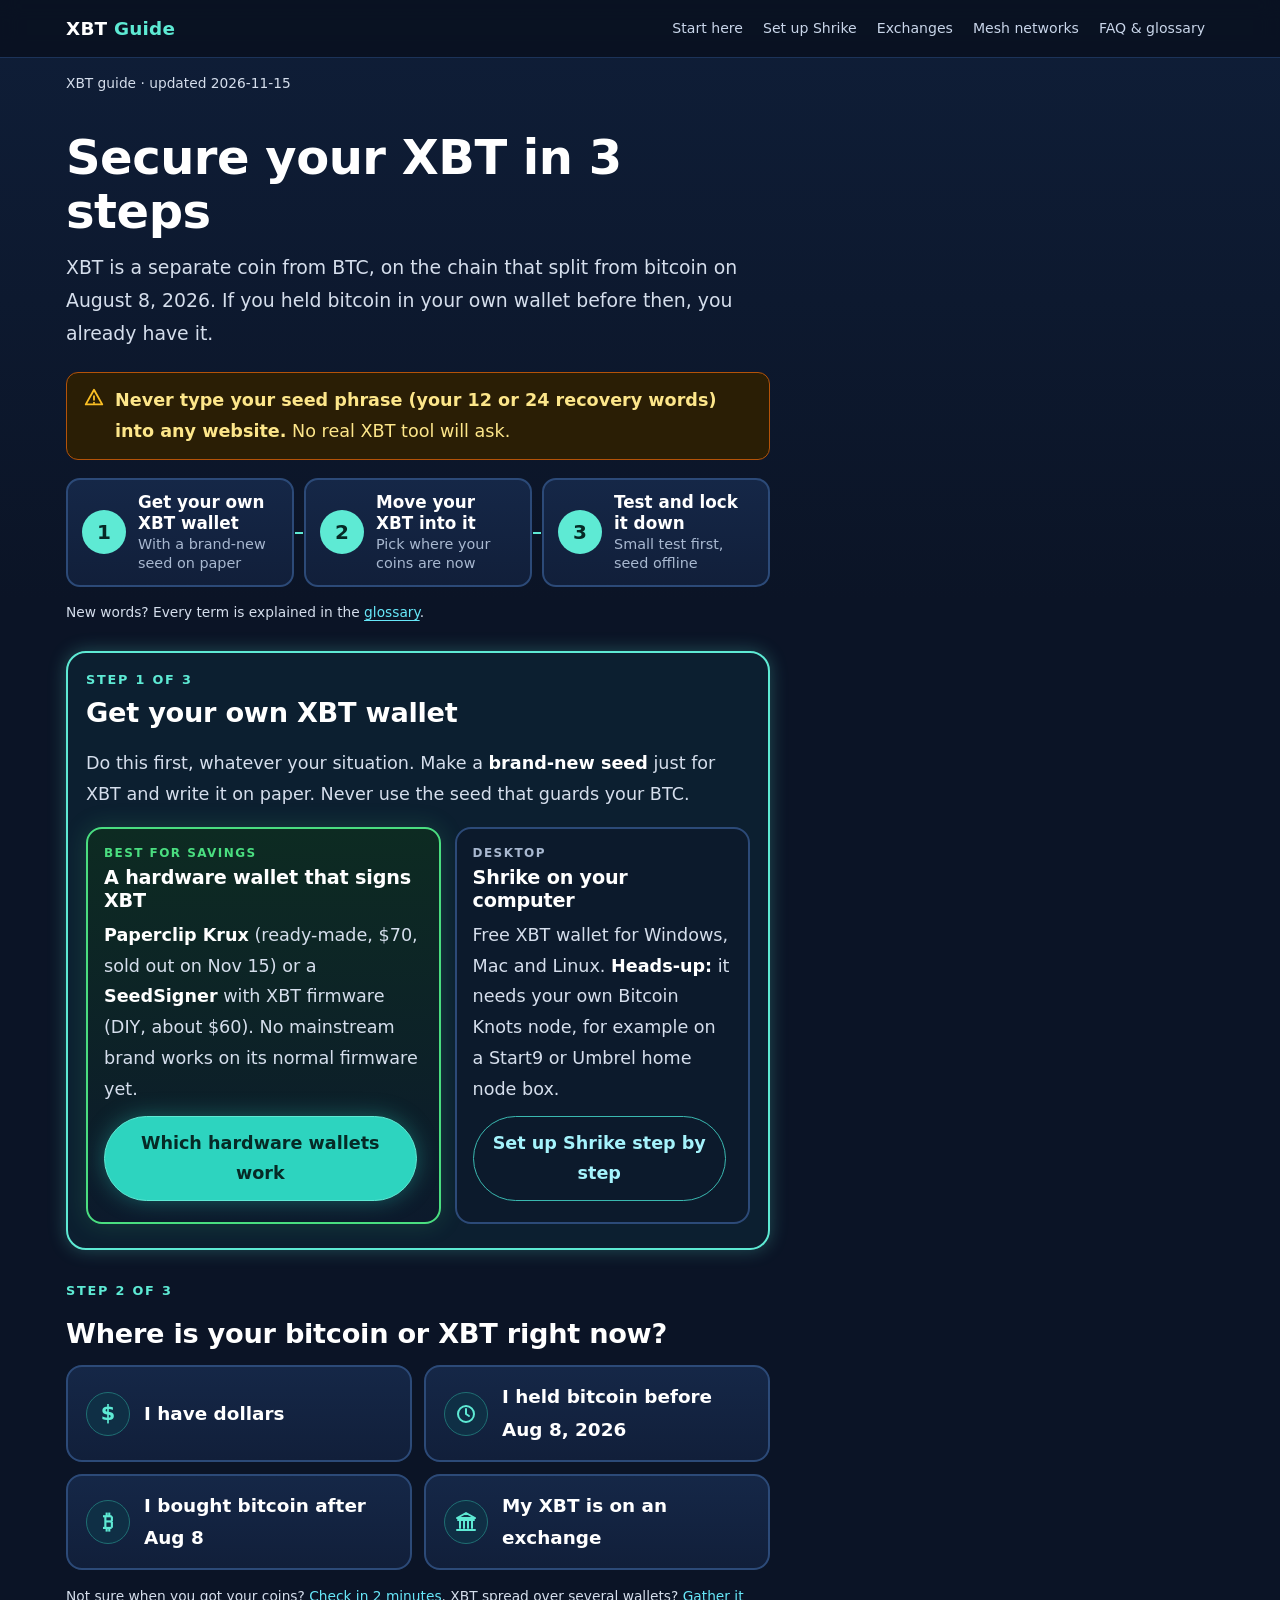
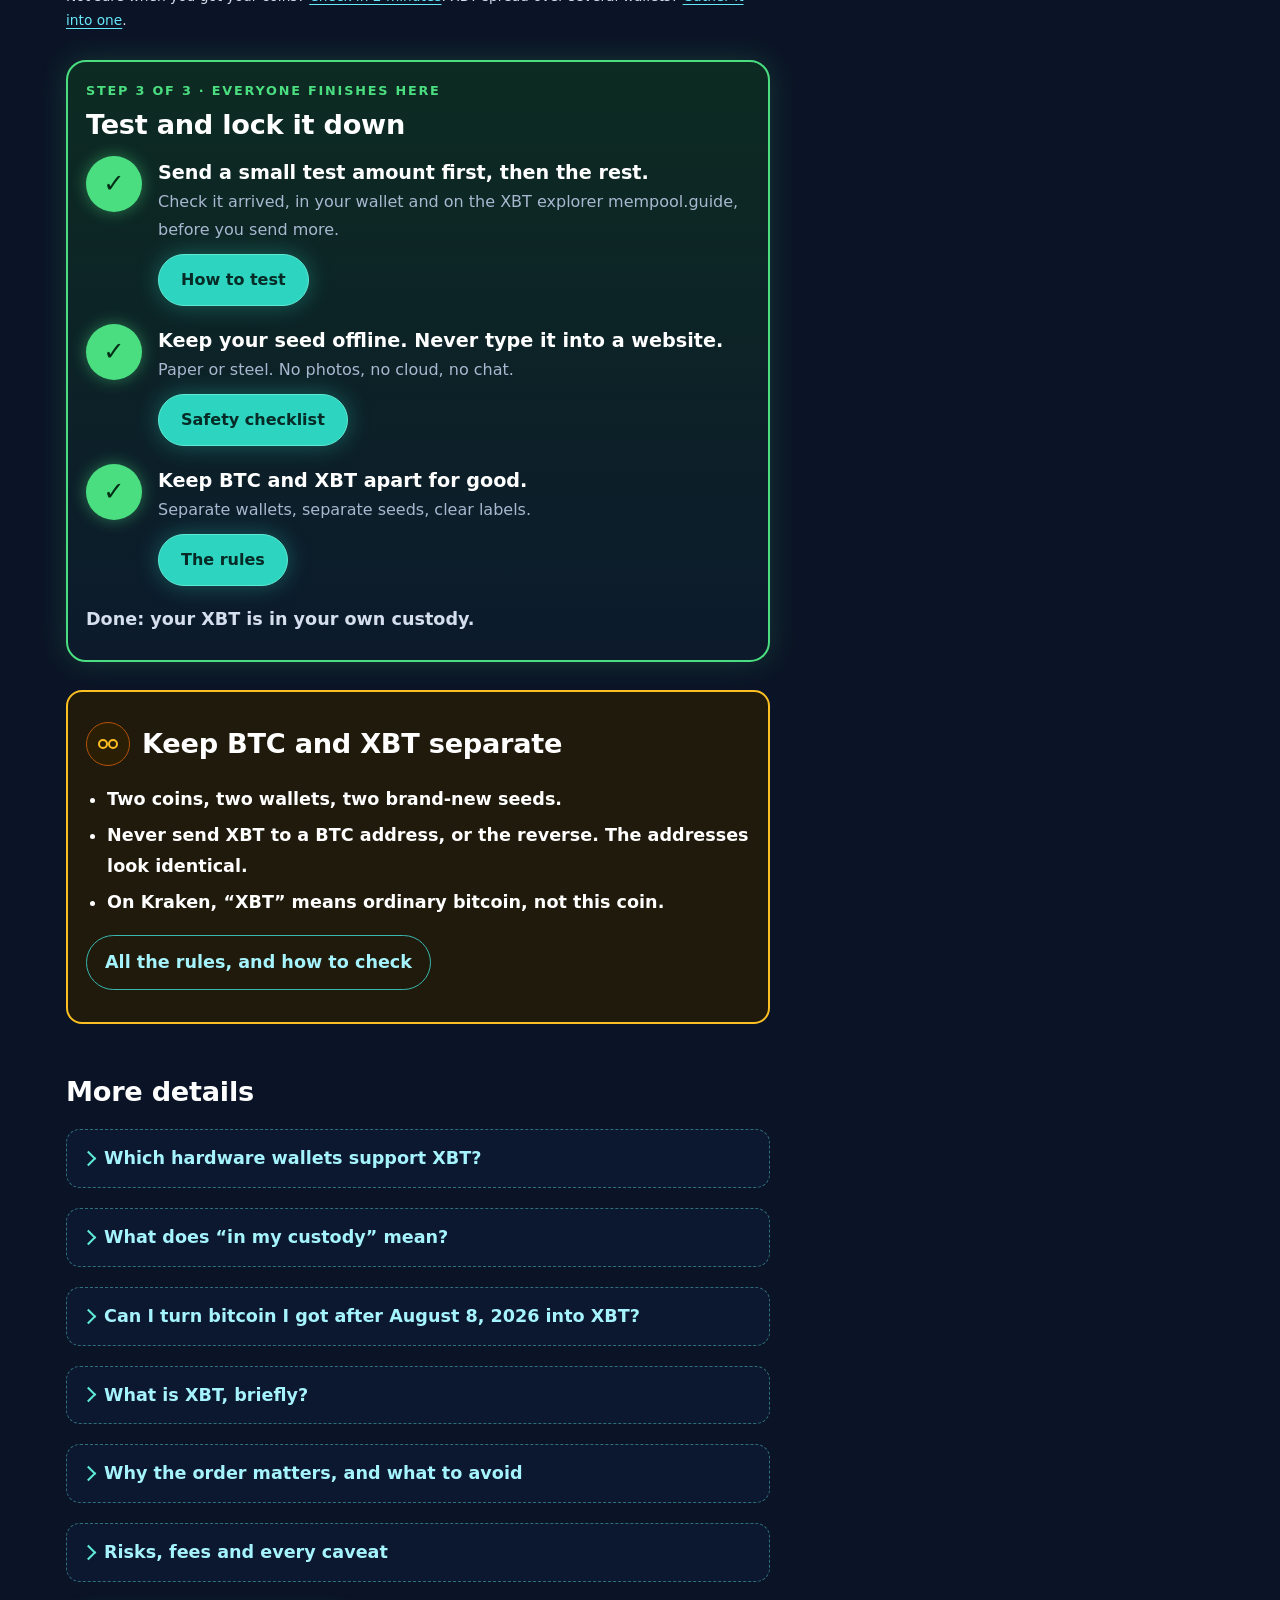
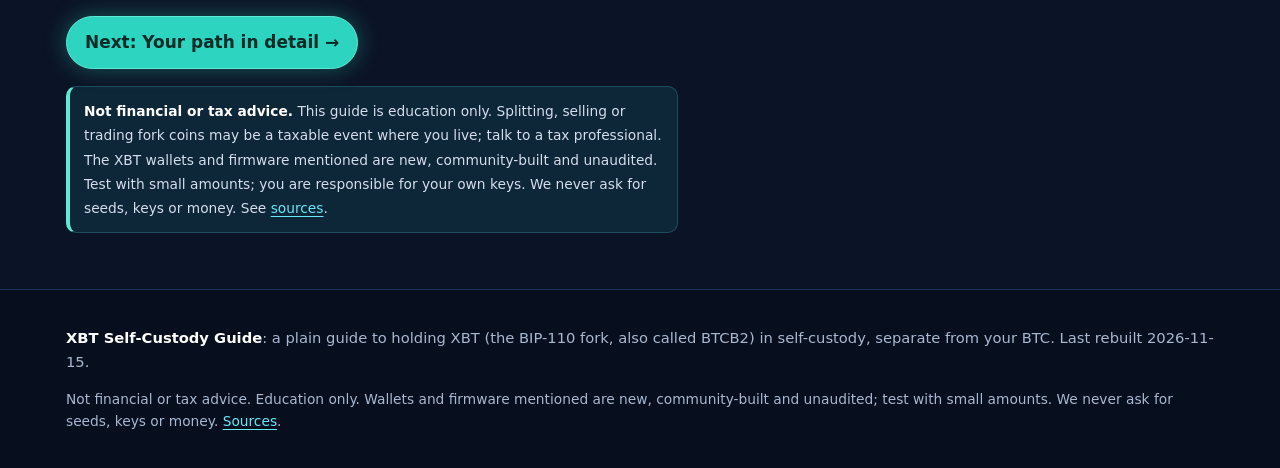
<file: index.html>
<!doctype html>
<html lang="en"><head>
<meta charset="utf-8"><meta name="viewport" content="width=device-width,initial-scale=1">
<title>Secure your XBT in 3 steps | XBT Self-Custody Guide</title><meta name="description" content="The simple way to get XBT (BTCB2, Bitcoin BLAKE2b) into a wallet you control and keep it safe: get your own XBT wallet, move your XBT into it from wherever it is now, then test and lock it down.">
<link rel="canonical" href="https://rasputin-69420.github.io/xbt-guide/">
<meta property="og:title" content="Secure your XBT in 3 steps | XBT Self-Custody Guide"><meta property="og:description" content="The simple way to get XBT (BTCB2, Bitcoin BLAKE2b) into a wallet you control and keep it safe: get your own XBT wallet, move your XBT into it from wherever it is now, then test and lock it down.">
<meta property="og:site_name" content="XBT Self-Custody Guide"><meta property="og:type" content="website"><meta property="og:url" content="https://rasputin-69420.github.io/xbt-guide/">
<meta name="twitter:card" content="summary"><meta name="theme-color" content="#0b1426"><meta name="color-scheme" content="dark">
<link rel="stylesheet" href="assets/style.css">
<link rel="icon" href="assets/favicon.svg" type="image/svg+xml">
</head><body>
<header class="top"><div class="wrap bar">
<a class="logo" href=""><span class="wordmark">XBT <b>Guide</b></span></a>
<nav><a href="">Start here</a><a href="wallets/">Set up Shrike</a><a href="exchanges/">Exchanges</a><a href="mesh/">Mesh networks</a><a href="faq/">FAQ &amp; glossary</a></nav></div></header>
<main class="wrap"><article class="guide xguide"><p class="small">XBT guide · updated 2026-11-15</p>
<div class="xstart">
<header class="xhero">
<h1>Secure your XBT in 3 steps</h1>
<p class="xhero-sub">XBT is a separate coin from BTC, on the chain that split from bitcoin on August 8, 2026. If you held bitcoin in your own wallet before then, you already have it.</p>
</header>

<p class="xbanner" role="note"><svg viewBox="0 0 24 24" aria-hidden="true"><path d="M12 3l9 16H3z"/><path d="M12 10v4M12 17v.5"/></svg><span><strong>Never type your seed phrase (your 12 or 24 recovery words) into any website.</strong> No real XBT tool will ask.</span></p>

<ol class="xflow xflow3" aria-label="The 3 steps">
<li><a href="#step1"><span class="xflow-n" aria-hidden="true">1</span><span class="xflow-t">Get your own XBT wallet</span><span class="xflow-s">With a brand-new seed on paper</span></a></li>
<li><a href="#choose"><span class="xflow-n" aria-hidden="true">2</span><span class="xflow-t">Move your XBT into it</span><span class="xflow-s">Pick where your coins are now</span></a></li>
<li><a href="#secure"><span class="xflow-n" aria-hidden="true">3</span><span class="xflow-t">Test and lock it down</span><span class="xflow-s">Small test first, seed offline</span></a></li>
</ol>
<p class="small">New words? Every term is explained in the <a href="faq/#glossary">glossary</a>.</p>

<section id="step1" class="xstepbox" aria-labelledby="s1">
<p class="xkicker">Step 1 of 3</p>
<h2 id="s1">Get your own XBT wallet</h2>
<p>Do this first, whatever your situation. Make a <strong>brand-new seed</strong> just for XBT and write it on paper. Never use the seed that guards your BTC.</p>
<div class="xpicks xpicks2">
<div class="xpick xpick-top"><p class="xpick-tag">Best for savings</p><h3>A hardware wallet that signs XBT</h3>
<p><strong>Paperclip Krux</strong> (ready-made, $70, sold out on Nov 15) or a <strong>SeedSigner</strong> with XBT firmware (DIY, about $60). No mainstream brand works on its normal firmware yet.</p>
<p><a class="btn" href="self-custody/">Which hardware wallets work</a></p></div>
<div class="xpick"><p class="xpick-tag">Desktop</p><h3>Shrike on your computer</h3>
<p>Free XBT wallet for Windows, Mac and Linux. <strong>Heads-up:</strong> it needs your own Bitcoin Knots node, for example on a Start9 or Umbrel home node box.</p>
<p><a class="btn alt" href="wallets/">Set up Shrike step by step</a></p></div>
</div>
</section>

<section id="choose" class="xchoose" aria-labelledby="q">
<p class="xkicker">Step 2 of 3</p>
<h2 id="q">Where is your bitcoin or XBT right now?</h2>
<div class="xchoices">
<a class="xchoice" href="#path-fiat"><span class="xico" aria-hidden="true">$</span><span>I have dollars</span></a>
<a class="xchoice" href="#path-a"><span class="xico" aria-hidden="true"><svg viewBox="0 0 24 24"><path d="M12 7v5l3 2"/><circle cx="12" cy="12" r="8"/></svg></span><span>I held bitcoin before Aug 8, 2026</span></a>
<a class="xchoice" href="#path-b"><span class="xico" aria-hidden="true">&#8383;</span><span>I bought bitcoin after Aug 8</span></a>
<a class="xchoice" href="#path-c"><span class="xico" aria-hidden="true"><svg viewBox="0 0 24 24"><path d="M4 10h16M6 10v8M10 10v8M14 10v8M18 10v8M3 20h18M12 3l9 5H3z"/></svg></span><span>My XBT is on an exchange</span></a>
</div>
<p class="small xnotsure">Not sure when you got your coins? <a href="split/#check-separated">Check in 2 minutes</a>. XBT spread over several wallets? <a href="#path-d">Gather it into one</a>.</p>
</section>

<section id="path-fiat" class="xpath" aria-labelledby="pf">
<h2 id="pf">I have dollars</h2>
<p class="xmust">No big app sells XBT for dollars. You buy bitcoin first, then trade it for XBT.</p>
<ol class="xlist">
<li><span>Buy bitcoin, or a dollar stablecoin (USDT or USDC), on a mainstream app such as Coinbase or Kraken. Both need a photo ID.</span><a class="btn" href="paths/#path-fiat">How to buy</a></li>
<li><span>Send it to an exchange that lists XBT. Send a small test first.</span><a class="btn" href="exchanges/">See the exchanges</a></li>
<li><span>Trade it for XBT with a limit order, in small pieces.</span><a class="btn" href="exchanges/#trade">How to trade</a></li>
<li><span>Withdraw the XBT to your own wallet from step 1.</span><a class="btn" href="consolidate/#withdraw">How to withdraw</a></li>
</ol>
<p class="xthen"><a href="#secure">Next: step 3 &darr;</a> · <a href="#choose">Change answer</a></p>
</section>

<section id="path-a" class="xpath" aria-labelledby="pa">
<h2 id="pa">I held bitcoin before Aug 8, 2026</h2>
<p class="xmust"><strong>You already have XBT,</strong> at the same addresses as your BTC. Protect your BTC first, then move the XBT.</p>
<ol class="xlist">
<li><span>Check your coins are from before the split.</span><a class="btn" href="split/#check-separated">Check my coins</a></li>
<li><span>Split: move all your BTC to a brand-new BTC wallet, in a way that can&rsquo;t be copied onto XBT.</span><a class="btn" href="split/#method-a">Open the split guide</a></li>
<li><span>Open the old wallet in an XBT wallet such as Shrike. Its seed now guards only XBT. Send the XBT to your new XBT wallet from step 1.</span><a class="btn" href="paths/#path-a">Full steps</a></li>
</ol>
<p class="xthen"><a href="#secure">Next: step 3 &darr;</a> · <a href="#choose">Change answer</a></p>
</section>

<section id="path-b" class="xpath" aria-labelledby="pb">
<h2 id="pb">I bought bitcoin after Aug 8</h2>
<p class="xmust">Those coins carry no XBT. You trade them for it.</p>
<ol class="xlist">
<li><span>Pick an exchange with a BTC-to-XBT market.</span><a class="btn" href="exchanges/">See the exchanges</a></li>
<li><span>Deposit a small test of BTC, then buy XBT with limit orders.</span><a class="btn" href="exchanges/#trade">How to trade</a></li>
<li><span>Withdraw the XBT to your own wallet from step 1.</span><a class="btn" href="consolidate/#withdraw">How to withdraw</a></li>
</ol>
<p class="xthen"><a href="#secure">Next: step 3 &darr;</a> · <a href="#choose">Change answer</a></p>
</section>

<section id="path-c" class="xpath" aria-labelledby="pc">
<h2 id="pc">My XBT is on an exchange</h2>
<ol class="xlist">
<li><span>Copy a receive address from your XBT wallet from step 1.</span><a class="btn" href="wallets/#receive">Find my address</a></li>
<li><span>Withdraw a small test. Pick the Bitcoin BLAKE2b / BIP110 network, never plain &ldquo;Bitcoin&rdquo;.</span><a class="btn" href="consolidate/#withdraw">How to withdraw</a></li>
<li><span>Once it arrives, withdraw the rest. Don&rsquo;t leave coins on a small exchange.</span></li>
</ol>
<p class="xthen"><a href="#secure">Next: step 3 &darr;</a> · <a href="#choose">Change answer</a></p>
</section>

<section id="path-d" class="xpath" aria-labelledby="pd">
<h2 id="pd">My XBT is in several wallets</h2>
<ol class="xlist">
<li><span>Finish splitting first, so no seed you use still guards bitcoin.</span><a class="btn" href="split/">Open the split guide</a></li>
<li><span>Send everything from each old wallet to your main XBT wallet, small test first.</span><a class="btn" href="consolidate/#how">How to consolidate</a></li>
</ol>
<p class="xthen"><a href="#secure">Next: step 3 &darr;</a> · <a href="#choose">Change answer</a></p>
</section>

<section id="secure" class="xsecure" aria-labelledby="s3">
<p class="xkicker">Step 3 of 3 &middot; everyone finishes here</p>
<h2 id="s3">Test and lock it down</h2>
<ol class="xcheck">
<li><span class="xnum" aria-hidden="true">&#10003;</span><div><p class="xstep-t">Send a small test amount first, then the rest.</p><p class="xstep-s">Check it arrived, in your wallet and on the XBT explorer mempool.guide, before you send more.</p><a class="btn" href="wallets/#test">How to test</a></div></li>
<li><span class="xnum" aria-hidden="true">&#10003;</span><div><p class="xstep-t">Keep your seed offline. Never type it into a website.</p><p class="xstep-s">Paper or steel. No photos, no cloud, no chat.</p><a class="btn" href="safety/">Safety checklist</a></div></li>
<li><span class="xnum" aria-hidden="true">&#10003;</span><div><p class="xstep-t">Keep BTC and XBT apart for good.</p><p class="xstep-s">Separate wallets, separate seeds, clear labels.</p><a class="btn" href="split/#separate">The rules</a></div></li>
</ol>
<p class="xthen">Done: your XBT is in your own custody.</p>
</section>

<section class="xseparate" aria-labelledby="sep">
<h2 id="sep"><span class="xico" aria-hidden="true"><svg viewBox="0 0 24 24"><circle cx="7" cy="12" r="4"/><circle cx="17" cy="12" r="4"/></svg></span>Keep BTC and XBT separate</h2>
<ul class="xrules-short">
<li>Two coins, two wallets, two brand-new seeds.</li>
<li>Never send XBT to a BTC address, or the reverse. The addresses look identical.</li>
<li>On Kraken, &ldquo;XBT&rdquo; means ordinary bitcoin, not this coin.</li>
</ul>
<p><a class="btn alt" href="split/#separate">All the rules, and how to check</a></p>
</section>

<h2 class="xmore-h">More details</h2>
<details class="toggle"><summary>Which hardware wallets support XBT?</summary>
<p>Paperclip Krux and SeedSigner (with community XBT firmware) today, plus spare Trezor and Coldcard devices re-flashed with unofficial firmware. Stock Ledger, Trezor, Coldcard, BitBox02, Jade, Keystone and Passport firmware can&rsquo;t make XBT&rsquo;s replay-protected signature yet. <a href="self-custody/#table">Full device table with sources &rarr;</a></p></details>
<details class="toggle"><summary>What does &ldquo;in my custody&rdquo; mean?</summary>
<p>Your XBT sits at an address whose seed only you hold, not on an exchange. Best: a <a href="self-custody/">hardware wallet that supports XBT</a>. Or <a href="wallets/">Shrike</a> on your computer, with a brand-new seed written on paper. Either way, send a small test first.</p></details>
<details class="toggle"><summary>Can I turn bitcoin I got after August 8, 2026 into XBT?</summary>
<p>Not by splitting. Coins you got after the split exist only on the BTC chain, so there is no XBT &ldquo;inside&rdquo; them. You can <strong>trade</strong> them for XBT on an exchange that has a BTC/XBT market, then withdraw the XBT to your own wallet. <a href="paths/#path-b">Full steps for coins bought after Aug 8</a>.</p></details>
<details class="toggle"><summary>What is XBT, briefly?</summary>
<p>XBT is the chain that kept enforcing the BIP-110 rules (limits on non-payment data) when nearly all SHA-256 miners stayed on the old rules at <strong>block 961,632 on August 8, 2026</strong>. On <strong>August 30, 2026</strong> (block 961,640) it switched its mining to <strong>BLAKE2b</strong>. The same coin is listed as <strong>XBT</strong>, <strong>BTCB2</strong>, <strong>Bitcoin BLAKE2b</strong> or, on SafeTrade, <strong>BIP110</strong>. On Kraken and other big platforms, &ldquo;XBT&rdquo; means ordinary bitcoin. Why it matters to us: <a href="why/">Why XBT</a>.</p>
<p class="small">Sources: <a href="https://xbt.live/faq/" rel="noopener" target="_blank">xbt.live FAQ</a>, <a href="https://xbt.live/history/" rel="noopener" target="_blank">xbt.live history</a> (updated 2026-10-05), <a href="https://bitcoinbip110.org/psa/" rel="noopener" target="_blank">BitcoinBIP110.org PSA-260902</a>.</p></details>
<details class="toggle"><summary>Why the order matters, and what to avoid</summary>
<p>The BTC and XBT chains share all history before the split, so the same keys guard coins on both. A careless move can expose your bitcoin to new, unaudited software, or let a transaction sent on one chain be copied (&ldquo;replayed&rdquo;) onto the other. Scammers also target fork-coin holders with fake wallets and &ldquo;claim&rdquo; sites. This site never asks for a seed or key and has nothing to type one into. See the <a href="safety/">safety checklist</a>.</p></details>
<details class="toggle"><summary>Risks, fees and every caveat</summary>
<p>XBT is young, thinly traded and high-risk, and small exchanges can pause withdrawals or fail. Exchange fees, ID rules and our NeoxEX warning are on the <a href="exchanges/">exchanges page</a>. Every path with full detail and sources: <a href="paths/">Your path in detail</a>.</p></details>
</div>
<p class="xpager"><a class="btn" href="paths/">Next: Your path in detail &rarr;</a></p><p class="callout small"><strong>Not financial or tax advice.</strong> This guide is education only. Splitting, selling or trading fork coins may be a taxable event where you live; talk to a tax professional. The XBT wallets and firmware mentioned are new, community-built and unaudited. Test with small amounts; you are responsible for your own keys. We never ask for seeds, keys or money. See <a href="sources/">sources</a>.</p></article></main>
<footer class="foot"><div class="wrap">
<p><strong>XBT Self-Custody Guide</strong>: a plain guide to holding XBT (the BIP-110 fork, also called BTCB2) in self-custody, separate from your BTC. Last rebuilt 2026-11-15.</p>
<p class="small">Not financial or tax advice. Education only. Wallets and firmware mentioned are new, community-built and unaudited; test with small amounts. We never ask for seeds, keys or money. <a href="sources/">Sources</a>.</p>
</div></footer>
</body></html>
</file>
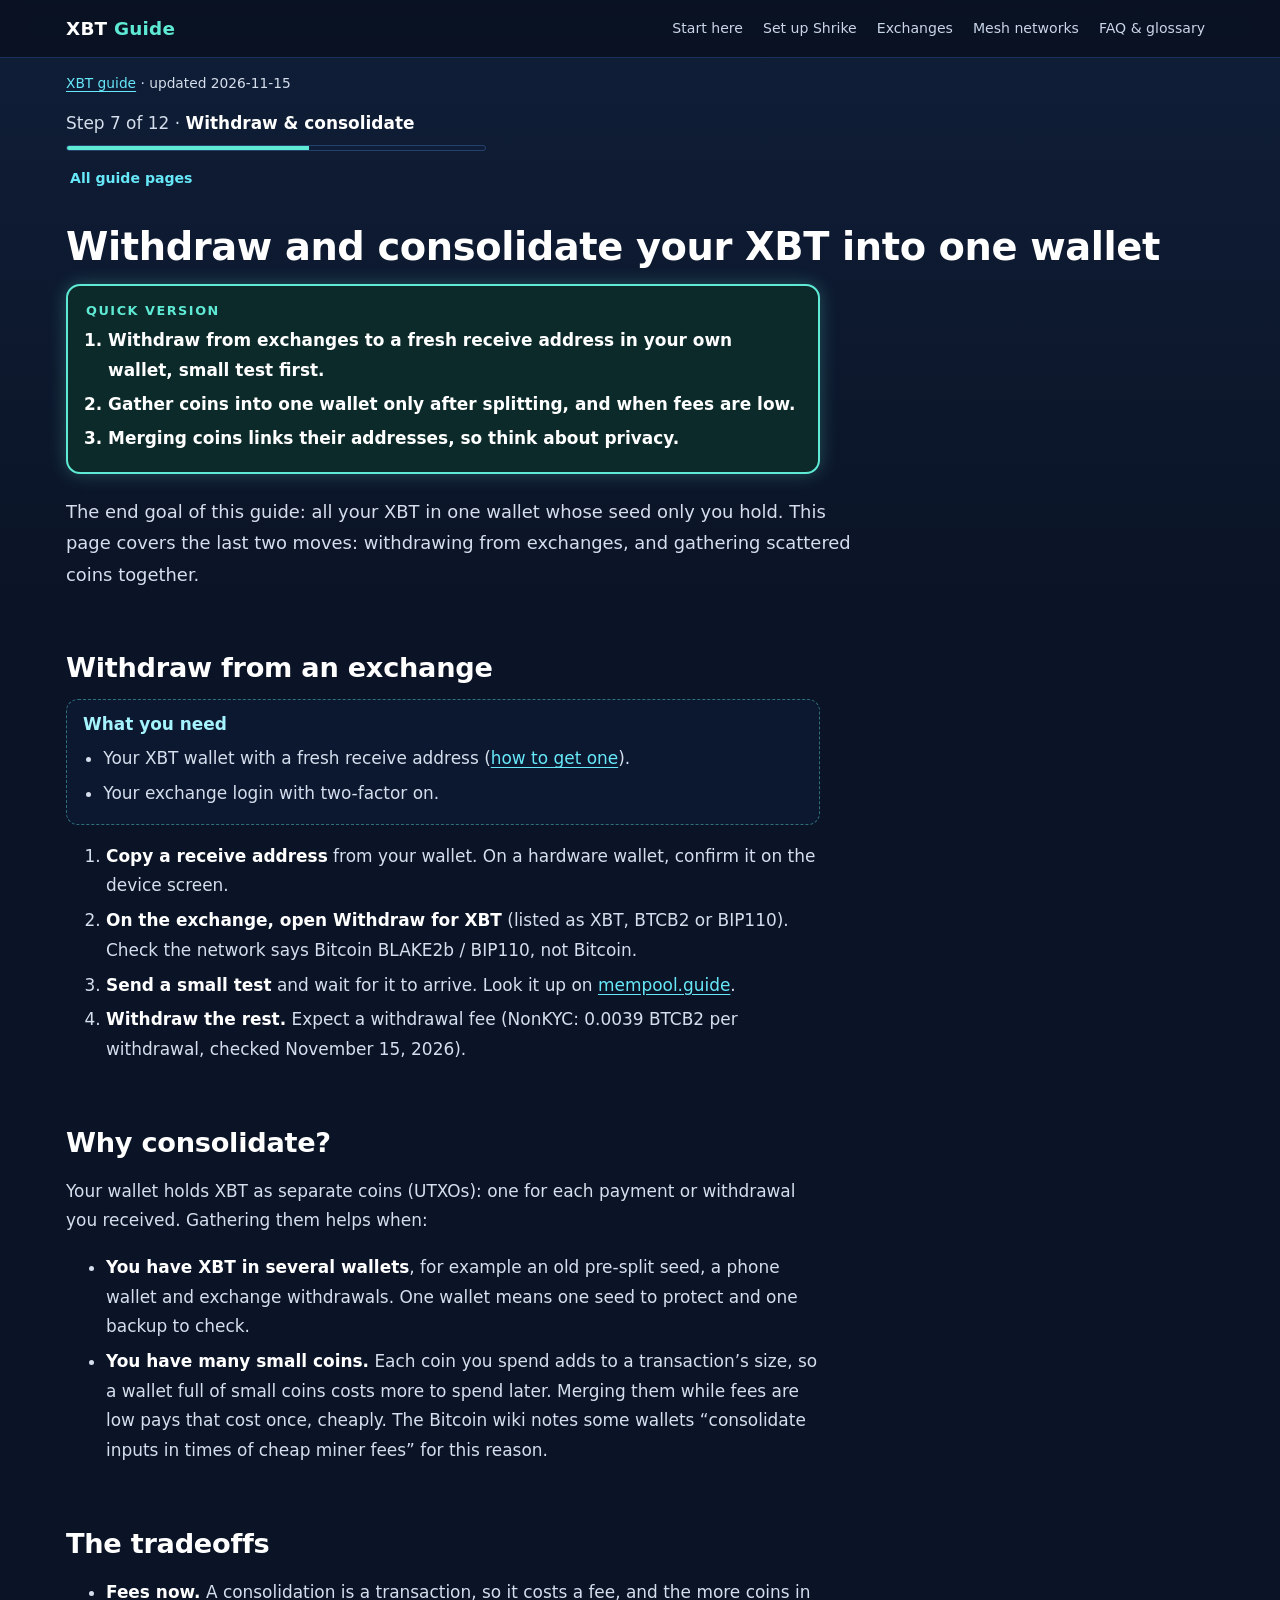
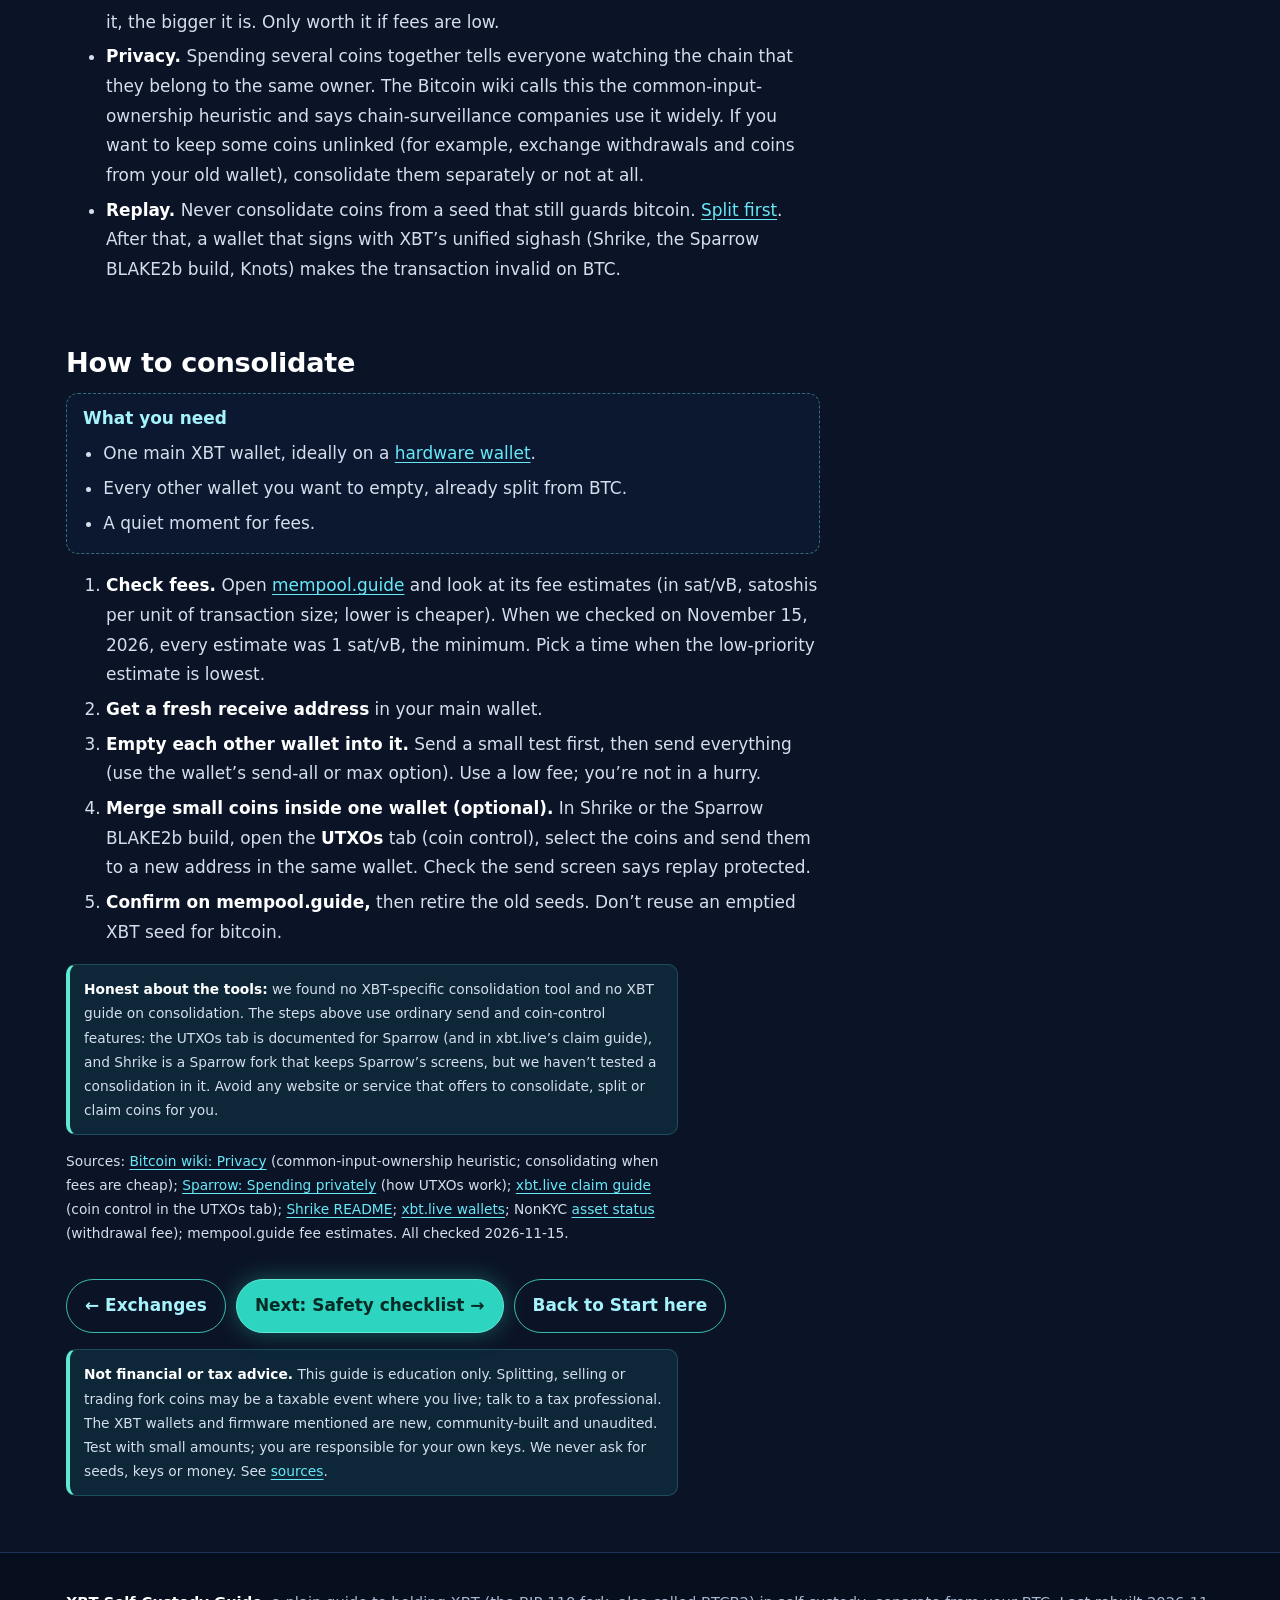
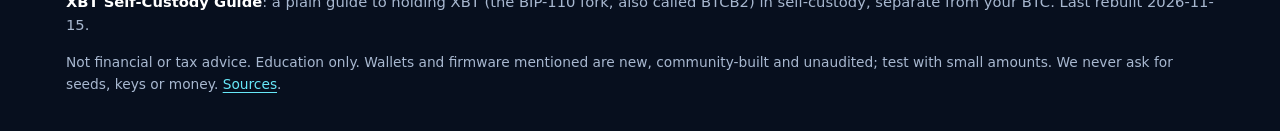
<file: consolidate/index.html>
<!doctype html>
<html lang="en"><head>
<meta charset="utf-8"><meta name="viewport" content="width=device-width,initial-scale=1">
<title>Withdraw and consolidate your XBT into one wallet | XBT Self-Custody Guide</title><meta name="description" content="Get XBT off exchanges and into your own wallet, then gather several coins or wallets into one: why, the fee and privacy tradeoffs, timing it for low fees, and what XBT tooling does and doesn&#x27;t support.">
<link rel="canonical" href="https://rasputin-69420.github.io/xbt-guide/consolidate/">
<meta property="og:title" content="Withdraw and consolidate your XBT into one wallet | XBT Self-Custody Guide"><meta property="og:description" content="Get XBT off exchanges and into your own wallet, then gather several coins or wallets into one: why, the fee and privacy tradeoffs, timing it for low fees, and what XBT tooling does and doesn&#x27;t support.">
<meta property="og:site_name" content="XBT Self-Custody Guide"><meta property="og:type" content="website"><meta property="og:url" content="https://rasputin-69420.github.io/xbt-guide/consolidate/">
<meta name="twitter:card" content="summary"><meta name="theme-color" content="#0b1426"><meta name="color-scheme" content="dark">
<link rel="stylesheet" href="../assets/style.css">
<link rel="icon" href="../assets/favicon.svg" type="image/svg+xml">
</head><body>
<header class="top"><div class="wrap bar">
<a class="logo" href="../"><span class="wordmark">XBT <b>Guide</b></span></a>
<nav><a href="../">Start here</a><a href="../wallets/">Set up Shrike</a><a href="../exchanges/">Exchanges</a><a href="../mesh/">Mesh networks</a><a href="../faq/">FAQ &amp; glossary</a></nav></div></header>
<main class="wrap"><article class="guide xguide"><p class="small"><a href="../">XBT guide</a> · updated 2026-11-15</p><nav class="xprog" aria-label="XBT guide steps"><p class="xstep-count">Step 7 of 12 &middot; <strong>Withdraw &amp; consolidate</strong></p><div class="xbar" role="presentation"><span style="width:58%"></span></div><details class="xall"><summary>All guide pages</summary><ol class="xsteps"><li><a href="../">Start here</a></li><li><a href="../paths/">Your path in detail</a></li><li><a href="../self-custody/">Self-custody</a></li><li><a href="../wallets/">Set up Shrike</a></li><li><a href="../split/">Split BTC &amp; XBT</a></li><li><a href="../exchanges/">Exchanges</a></li><li><span aria-current="step">Withdraw &amp; consolidate</span></li><li><a href="../safety/">Safety checklist</a></li><li><a href="../why/">Why XBT</a></li><li><a href="../mesh/">Mesh networks</a></li><li><a href="../faq/">FAQ &amp; glossary</a></li><li><a href="../sources/">Sources</a></li></ol></details></nav><h1>Withdraw and consolidate your XBT into one wallet</h1><div class="xquick"><p class="xquick-h">Quick version</p><ol><li>Withdraw from exchanges to a fresh receive address in your own wallet, small test first.</li><li>Gather coins into one wallet only after splitting, and when fees are low.</li><li>Merging coins links their addresses, so think about privacy.</li></ol></div>
<p class="lead">The end goal of this guide: all your XBT in one wallet whose seed only you hold. This page covers the last two moves: withdrawing from exchanges, and gathering scattered coins together.</p>

<h2 id="withdraw">Withdraw from an exchange</h2>
<div class="need"><strong>What you need</strong><ul>
<li>Your XBT wallet with a fresh receive address (<a href="../wallets/#receive">how to get one</a>).</li>
<li>Your exchange login with two-factor on.</li>
</ul></div>
<ol>
<li><strong>Copy a receive address</strong> from your wallet. On a hardware wallet, confirm it on the device screen.</li>
<li><strong>On the exchange, open Withdraw for XBT</strong> (listed as XBT, BTCB2 or BIP110). Check the network says Bitcoin BLAKE2b / BIP110, not Bitcoin.</li>
<li><strong>Send a small test</strong> and wait for it to arrive. Look it up on <a href="https://mempool.guide/" rel="noopener" target="_blank">mempool.guide</a>.</li>
<li><strong>Withdraw the rest.</strong> Expect a withdrawal fee (NonKYC: 0.0039 BTCB2 per withdrawal, checked November 15, 2026).</li>
</ol>

<h2>Why consolidate?</h2>
<p>Your wallet holds XBT as separate coins (UTXOs): one for each payment or withdrawal you received. Gathering them helps when:</p>
<ul>
<li><strong>You have XBT in several wallets</strong>, for example an old pre-split seed, a phone wallet and exchange withdrawals. One wallet means one seed to protect and one backup to check.</li>
<li><strong>You have many small coins.</strong> Each coin you spend adds to a transaction&rsquo;s size, so a wallet full of small coins costs more to spend later. Merging them while fees are low pays that cost once, cheaply. The Bitcoin wiki notes some wallets &ldquo;consolidate inputs in times of cheap miner fees&rdquo; for this reason.</li>
</ul>

<h2>The tradeoffs</h2>
<ul>
<li><strong>Fees now.</strong> A consolidation is a transaction, so it costs a fee, and the more coins in it, the bigger it is. Only worth it if fees are low.</li>
<li><strong>Privacy.</strong> Spending several coins together tells everyone watching the chain that they belong to the same owner. The Bitcoin wiki calls this the common-input-ownership heuristic and says chain-surveillance companies use it widely. If you want to keep some coins unlinked (for example, exchange withdrawals and coins from your old wallet), consolidate them separately or not at all.</li>
<li><strong>Replay.</strong> Never consolidate coins from a seed that still guards bitcoin. <a href="../split/">Split first</a>. After that, a wallet that signs with XBT&rsquo;s unified sighash (Shrike, the Sparrow BLAKE2b build, Knots) makes the transaction invalid on BTC.</li>
</ul>

<h2 id="how">How to consolidate</h2>
<div class="need"><strong>What you need</strong><ul>
<li>One main XBT wallet, ideally on a <a href="../self-custody/">hardware wallet</a>.</li>
<li>Every other wallet you want to empty, already split from BTC.</li>
<li>A quiet moment for fees.</li>
</ul></div>
<ol>
<li><strong>Check fees.</strong> Open <a href="https://mempool.guide/" rel="noopener" target="_blank">mempool.guide</a> and look at its fee estimates (in sat/vB, satoshis per unit of transaction size; lower is cheaper). When we checked on November 15, 2026, every estimate was 1 sat/vB, the minimum. Pick a time when the low-priority estimate is lowest.</li>
<li><strong>Get a fresh receive address</strong> in your main wallet.</li>
<li><strong>Empty each other wallet into it.</strong> Send a small test first, then send everything (use the wallet&rsquo;s send-all or max option). Use a low fee; you&rsquo;re not in a hurry.</li>
<li><strong>Merge small coins inside one wallet (optional).</strong> In Shrike or the Sparrow BLAKE2b build, open the <strong>UTXOs</strong> tab (coin control), select the coins and send them to a new address in the same wallet. Check the send screen says replay protected.</li>
<li><strong>Confirm on mempool.guide,</strong> then retire the old seeds. Don&rsquo;t reuse an emptied XBT seed for bitcoin.</li>
</ol>
<p class="callout small"><strong>Honest about the tools:</strong> we found no XBT-specific consolidation tool and no XBT guide on consolidation. The steps above use ordinary send and coin-control features: the UTXOs tab is documented for Sparrow (and in xbt.live&rsquo;s claim guide), and Shrike is a Sparrow fork that keeps Sparrow&rsquo;s screens, but we haven&rsquo;t tested a consolidation in it. Avoid any website or service that offers to consolidate, split or claim coins for you.</p>
<p class="small">Sources: <a href="https://en.bitcoin.it/wiki/Privacy" rel="noopener" target="_blank">Bitcoin wiki: Privacy</a> (common-input-ownership heuristic; consolidating when fees are cheap); <a href="https://sparrowwallet.com/docs/spending-privately.html" rel="noopener" target="_blank">Sparrow: Spending privately</a> (how UTXOs work); <a href="https://xbt.live/news/how-to-claim-and-sell-xbt" rel="noopener" target="_blank">xbt.live claim guide</a> (coin control in the UTXOs tab); <a href="https://github.com/privkeyio/shrike" rel="noopener" target="_blank">Shrike README</a>; <a href="https://xbt.live/wallets/" rel="noopener" target="_blank">xbt.live wallets</a>; NonKYC <a href="https://api.nonkyc.io/api/v2/asset/getbyticker/BTCB2" rel="noopener" target="_blank">asset status</a> (withdrawal fee); mempool.guide fee estimates. All checked 2026-11-15.</p>
<p class="xpager"><a class="btn alt" href="../exchanges/">&larr; Exchanges</a> <a class="btn" href="../safety/">Next: Safety checklist &rarr;</a> <a class="btn alt" href="../">Back to Start here</a></p><p class="callout small"><strong>Not financial or tax advice.</strong> This guide is education only. Splitting, selling or trading fork coins may be a taxable event where you live; talk to a tax professional. The XBT wallets and firmware mentioned are new, community-built and unaudited. Test with small amounts; you are responsible for your own keys. We never ask for seeds, keys or money. See <a href="../sources/">sources</a>.</p></article></main>
<footer class="foot"><div class="wrap">
<p><strong>XBT Self-Custody Guide</strong>: a plain guide to holding XBT (the BIP-110 fork, also called BTCB2) in self-custody, separate from your BTC. Last rebuilt 2026-11-15.</p>
<p class="small">Not financial or tax advice. Education only. Wallets and firmware mentioned are new, community-built and unaudited; test with small amounts. We never ask for seeds, keys or money. <a href="../sources/">Sources</a>.</p>
</div></footer>
</body></html>
</file>
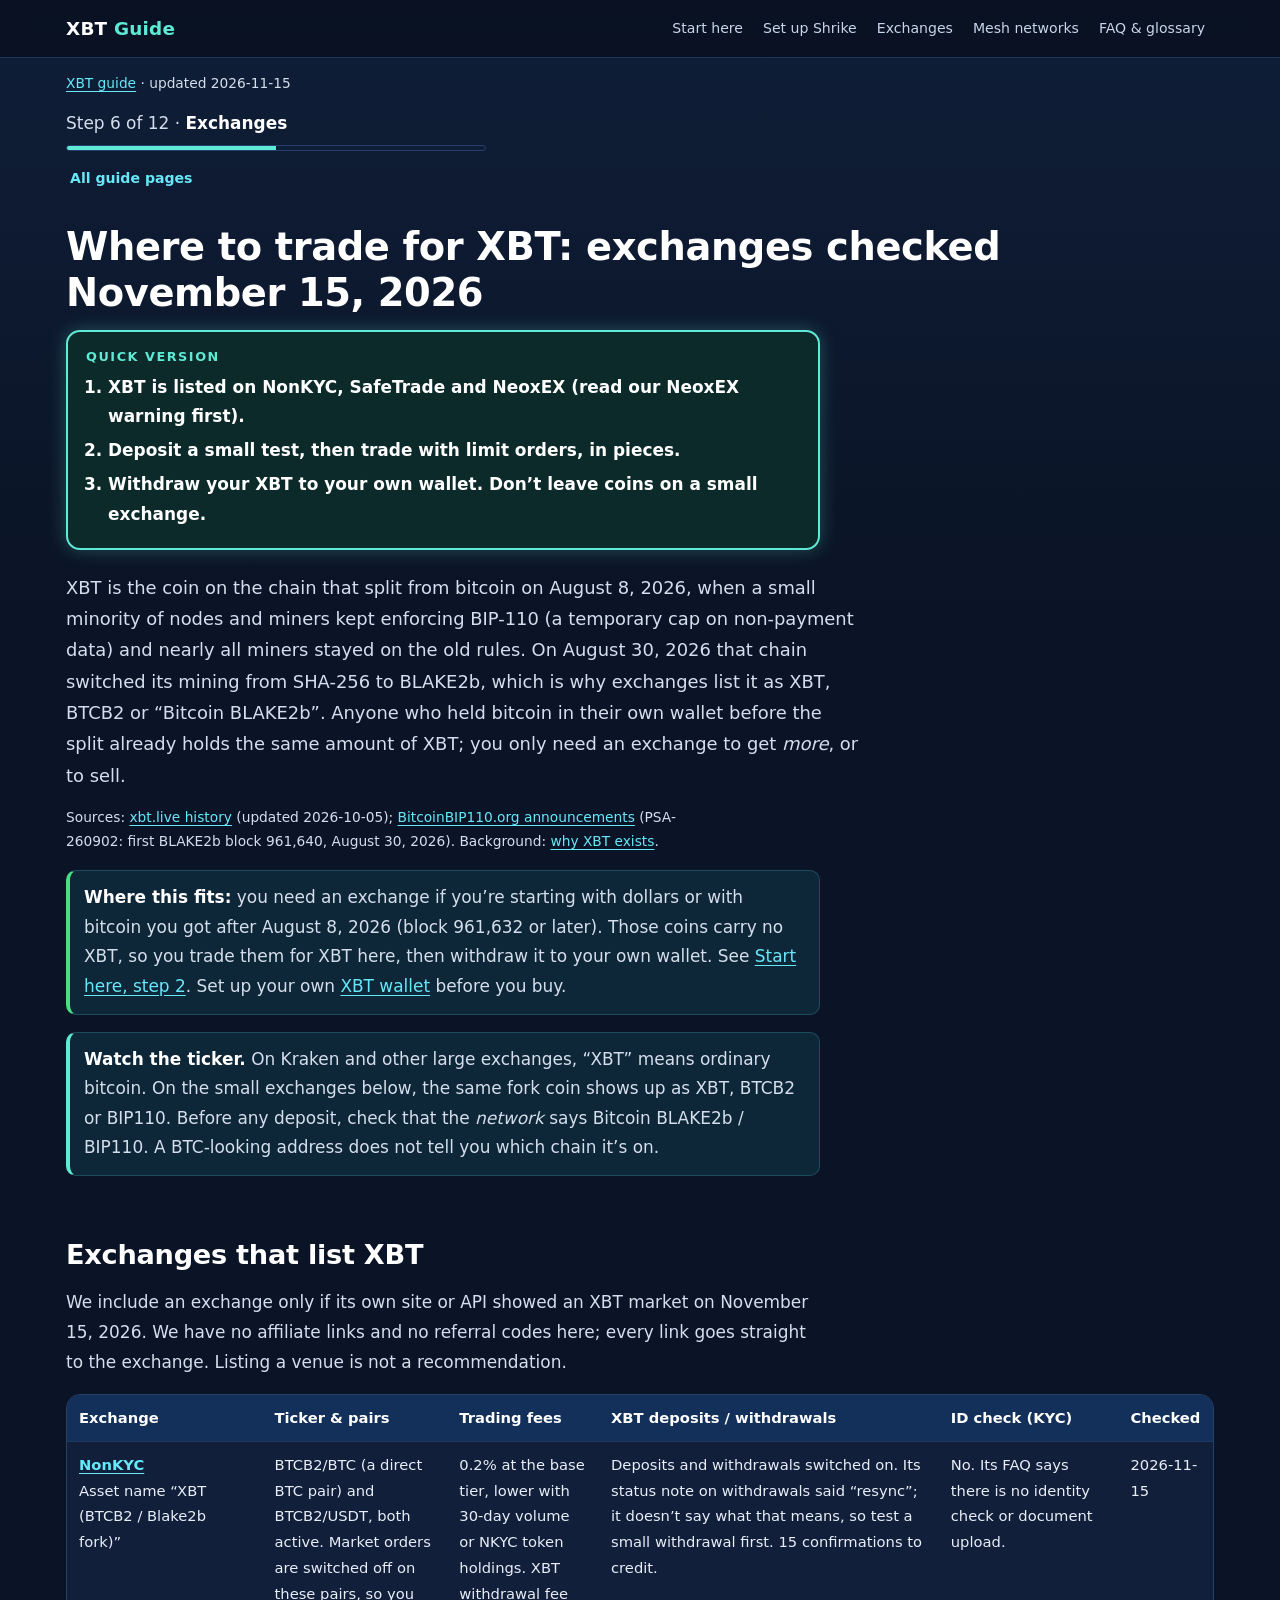
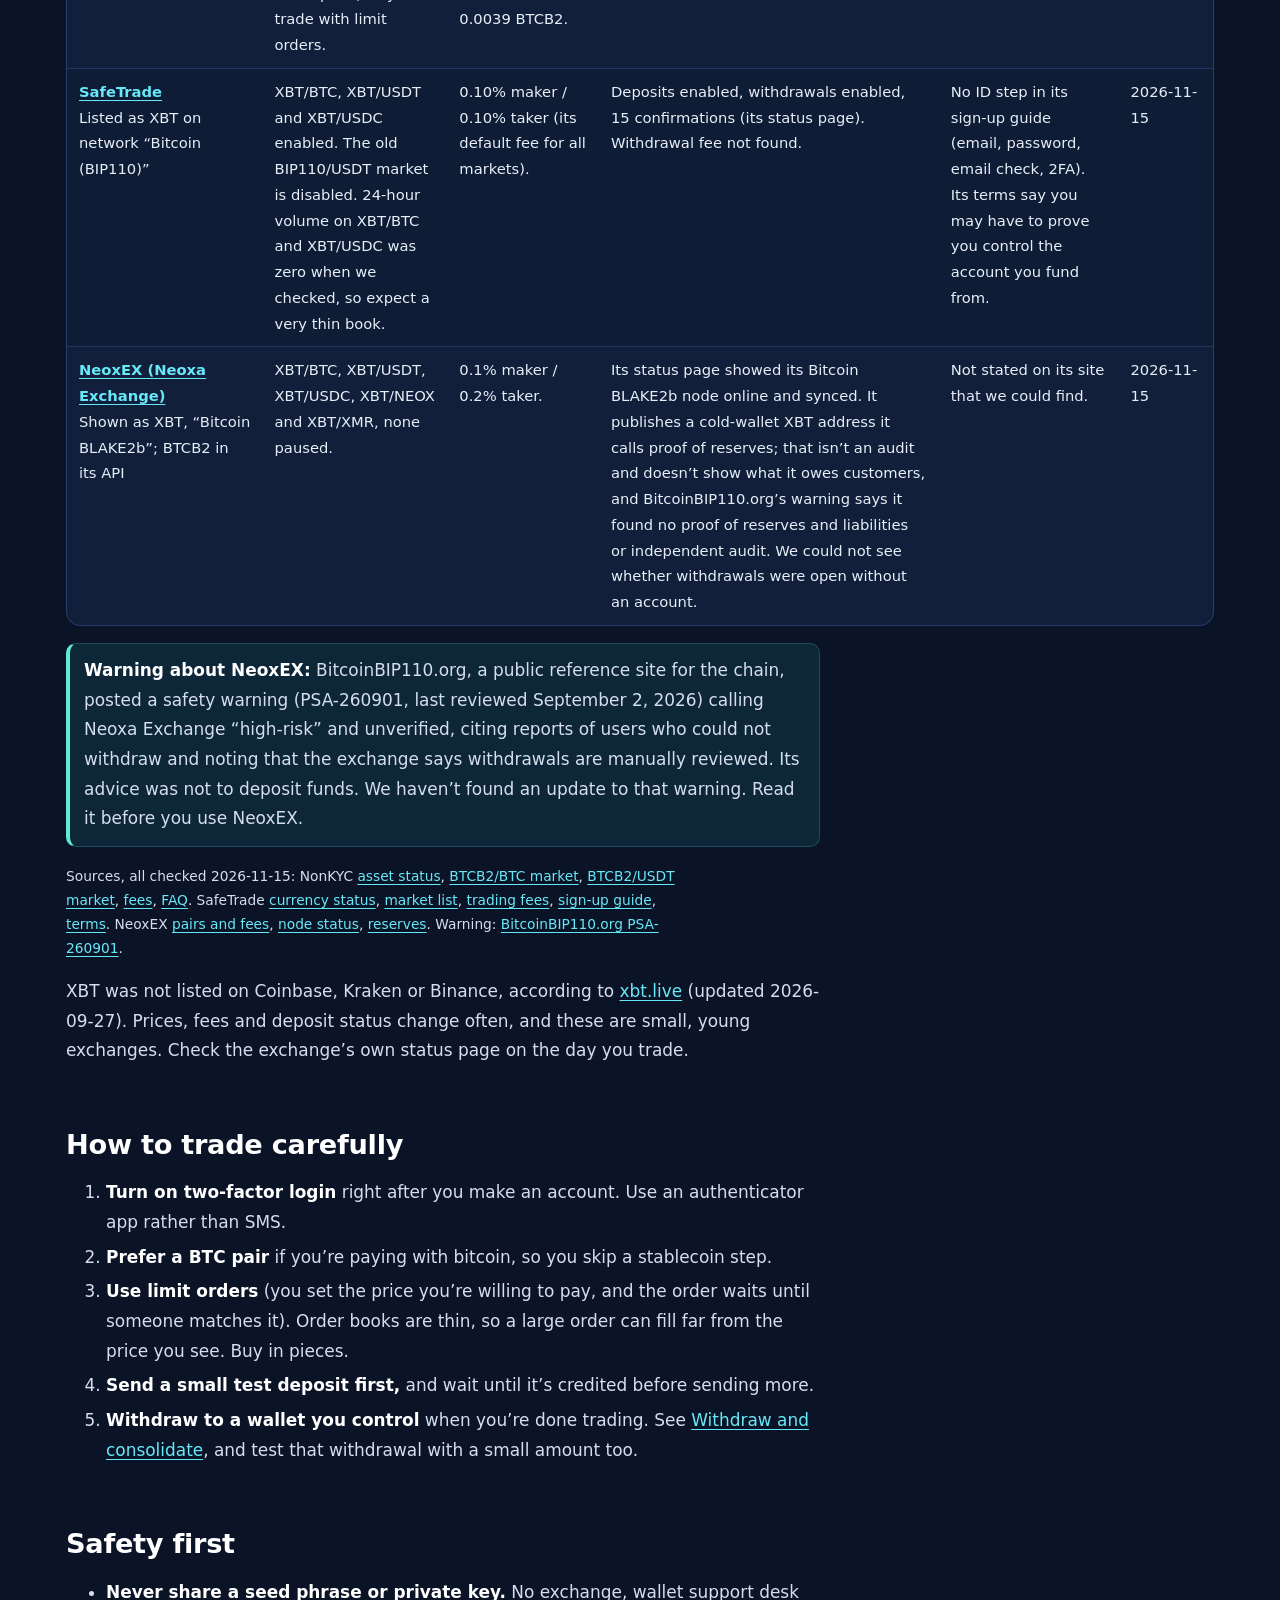
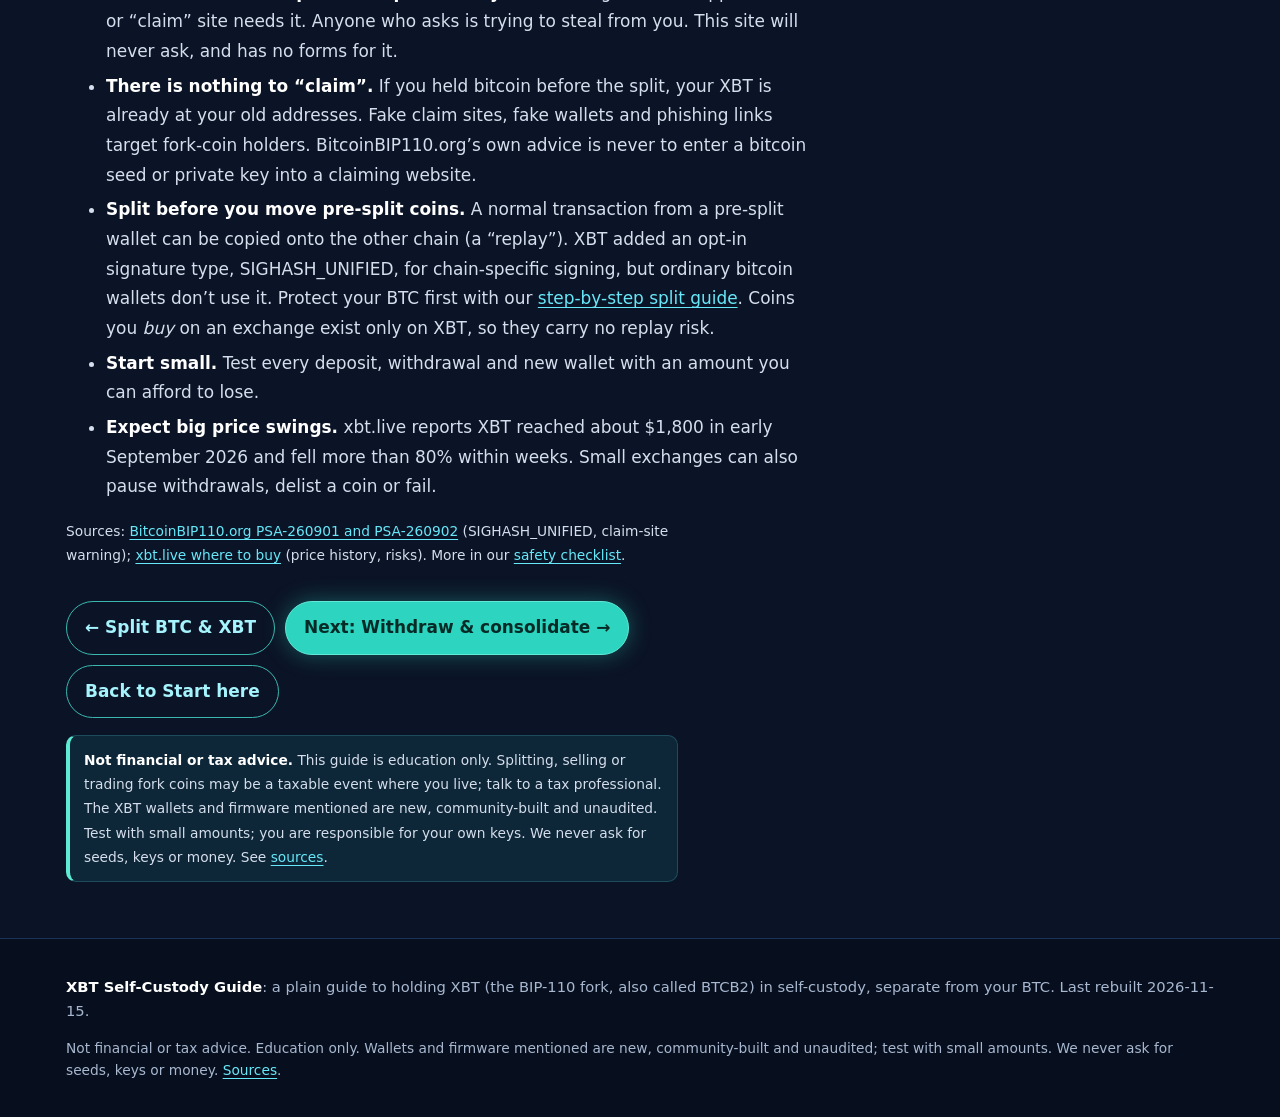
<file: exchanges/index.html>
<!doctype html>
<html lang="en"><head>
<meta charset="utf-8"><meta name="viewport" content="width=device-width,initial-scale=1">
<title>Where to trade for XBT: exchanges checked November 15, 2026 | XBT Self-Custody Guide</title><meta name="description" content="Which exchanges list XBT (Bitcoin BLAKE2b, BTCB2), their trading pairs, fees, deposit and withdrawal status and ID rules, each checked on the exchange&#x27;s own site, plus a safety checklist.">
<link rel="canonical" href="https://rasputin-69420.github.io/xbt-guide/exchanges/">
<meta property="og:title" content="Where to trade for XBT: exchanges checked November 15, 2026 | XBT Self-Custody Guide"><meta property="og:description" content="Which exchanges list XBT (Bitcoin BLAKE2b, BTCB2), their trading pairs, fees, deposit and withdrawal status and ID rules, each checked on the exchange&#x27;s own site, plus a safety checklist.">
<meta property="og:site_name" content="XBT Self-Custody Guide"><meta property="og:type" content="website"><meta property="og:url" content="https://rasputin-69420.github.io/xbt-guide/exchanges/">
<meta name="twitter:card" content="summary"><meta name="theme-color" content="#0b1426"><meta name="color-scheme" content="dark">
<link rel="stylesheet" href="../assets/style.css">
<link rel="icon" href="../assets/favicon.svg" type="image/svg+xml">
</head><body>
<header class="top"><div class="wrap bar">
<a class="logo" href="../"><span class="wordmark">XBT <b>Guide</b></span></a>
<nav><a href="../">Start here</a><a href="../wallets/">Set up Shrike</a><a href="../exchanges/">Exchanges</a><a href="../mesh/">Mesh networks</a><a href="../faq/">FAQ &amp; glossary</a></nav></div></header>
<main class="wrap"><article class="guide xguide"><p class="small"><a href="../">XBT guide</a> · updated 2026-11-15</p><nav class="xprog" aria-label="XBT guide steps"><p class="xstep-count">Step 6 of 12 &middot; <strong>Exchanges</strong></p><div class="xbar" role="presentation"><span style="width:50%"></span></div><details class="xall"><summary>All guide pages</summary><ol class="xsteps"><li><a href="../">Start here</a></li><li><a href="../paths/">Your path in detail</a></li><li><a href="../self-custody/">Self-custody</a></li><li><a href="../wallets/">Set up Shrike</a></li><li><a href="../split/">Split BTC &amp; XBT</a></li><li><span aria-current="step">Exchanges</span></li><li><a href="../consolidate/">Withdraw &amp; consolidate</a></li><li><a href="../safety/">Safety checklist</a></li><li><a href="../why/">Why XBT</a></li><li><a href="../mesh/">Mesh networks</a></li><li><a href="../faq/">FAQ &amp; glossary</a></li><li><a href="../sources/">Sources</a></li></ol></details></nav><h1>Where to trade for XBT: exchanges checked November 15, 2026</h1><div class="xquick"><p class="xquick-h">Quick version</p><ol><li>XBT is listed on NonKYC, SafeTrade and NeoxEX (read our NeoxEX warning first).</li><li>Deposit a small test, then trade with limit orders, in pieces.</li><li>Withdraw your XBT to your own wallet. Don&rsquo;t leave coins on a small exchange.</li></ol></div>
<p class="lead">XBT is the coin on the chain that split from bitcoin on August 8, 2026, when a small minority of nodes and miners kept enforcing BIP-110 (a temporary cap on non-payment data) and nearly all miners stayed on the old rules. On August 30, 2026 that chain switched its mining from SHA-256 to BLAKE2b, which is why exchanges list it as XBT, BTCB2 or &ldquo;Bitcoin BLAKE2b&rdquo;. Anyone who held bitcoin in their own wallet before the split already holds the same amount of XBT; you only need an exchange to get <em>more</em>, or to sell.</p>
<p class="small">Sources: <a href="https://xbt.live/history/" rel="noopener" target="_blank">xbt.live history</a> (updated 2026-10-05); <a href="https://bitcoinbip110.org/psa/" rel="noopener" target="_blank">BitcoinBIP110.org announcements</a> (PSA-260902: first BLAKE2b block 961,640, August 30, 2026). Background: <a href="../why/">why XBT exists</a>.</p>

<p class="callout answer"><strong>Where this fits:</strong> you need an exchange if you&rsquo;re starting with dollars or with bitcoin you got after August 8, 2026 (block 961,632 or later). Those coins carry no XBT, so you trade them for XBT here, then withdraw it to your own wallet. See <a href="../#choose">Start here, step 2</a>. Set up your own <a href="../#step1">XBT wallet</a> before you buy.</p>

<p class="callout"><strong>Watch the ticker.</strong> On Kraken and other large exchanges, &ldquo;XBT&rdquo; means ordinary bitcoin. On the small exchanges below, the same fork coin shows up as XBT, BTCB2 or BIP110. Before any deposit, check that the <em>network</em> says Bitcoin BLAKE2b / BIP110. A BTC-looking address does not tell you which chain it&rsquo;s on.</p>

<h2>Exchanges that list XBT</h2>
<p>We include an exchange only if its own site or API showed an XBT market on November 15, 2026. We have no affiliate links and no referral codes here; every link goes straight to the exchange. Listing a venue is not a recommendation.</p>
<div class="tablewrap"><table class="data xstack xex"><thead><tr><th scope="col">Exchange</th><th scope="col">Ticker &amp; pairs</th><th scope="col">Trading fees</th><th scope="col">XBT deposits / withdrawals</th><th scope="col">ID check (KYC)</th><th scope="col">Checked</th></tr></thead><tbody>
<tr><td data-label="Exchange"><strong><a href="https://nonkyc.io/market/BTCB2_BTC" rel="noopener" target="_blank">NonKYC</a></strong><span class="note">Asset name &ldquo;XBT (BTCB2 / Blake2b fork)&rdquo;</span></td>
<td data-label="Ticker &amp; pairs">BTCB2/BTC (a direct BTC pair) and BTCB2/USDT, both active. Market orders are switched off on these pairs, so you trade with limit orders.</td>
<td data-label="Trading fees">0.2% at the base tier, lower with 30-day volume or NKYC token holdings. XBT withdrawal fee 0.0039 BTCB2.</td>
<td data-label="XBT deposits / withdrawals">Deposits and withdrawals switched on. Its status note on withdrawals said &ldquo;resync&rdquo;; it doesn&rsquo;t say what that means, so test a small withdrawal first. 15 confirmations to credit.</td>
<td data-label="ID check (KYC)">No. Its FAQ says there is no identity check or document upload.</td>
<td data-label="Checked">2026-11-15</td></tr>
<tr><td data-label="Exchange"><strong><a href="https://safetrade.com/" rel="noopener" target="_blank">SafeTrade</a></strong><span class="note">Listed as XBT on network &ldquo;Bitcoin (BIP110)&rdquo;</span></td>
<td data-label="Ticker &amp; pairs">XBT/BTC, XBT/USDT and XBT/USDC enabled. The old BIP110/USDT market is disabled. 24-hour volume on XBT/BTC and XBT/USDC was zero when we checked, so expect a very thin book.</td>
<td data-label="Trading fees">0.10% maker / 0.10% taker (its default fee for all markets).</td>
<td data-label="XBT deposits / withdrawals">Deposits enabled, withdrawals enabled, 15 confirmations (its status page). Withdrawal fee not found.</td>
<td data-label="ID check (KYC)">No ID step in its sign-up guide (email, password, email check, 2FA). Its terms say you may have to prove you control the account you fund from.</td>
<td data-label="Checked">2026-11-15</td></tr>
<tr><td data-label="Exchange"><strong><a href="https://neoxa.exchange/" rel="noopener" target="_blank">NeoxEX (Neoxa Exchange)</a></strong><span class="note">Shown as XBT, &ldquo;Bitcoin BLAKE2b&rdquo;; BTCB2 in its API</span></td>
<td data-label="Ticker &amp; pairs">XBT/BTC, XBT/USDT, XBT/USDC, XBT/NEOX and XBT/XMR, none paused.</td>
<td data-label="Trading fees">0.1% maker / 0.2% taker.</td>
<td data-label="XBT deposits / withdrawals">Its status page showed its Bitcoin BLAKE2b node online and synced. It publishes a cold-wallet XBT address it calls proof of reserves; that isn&rsquo;t an audit and doesn&rsquo;t show what it owes customers, and BitcoinBIP110.org&rsquo;s warning says it found no proof of reserves and liabilities or independent audit. We could not see whether withdrawals were open without an account.</td>
<td data-label="ID check (KYC)">Not stated on its site that we could find.</td>
<td data-label="Checked">2026-11-15</td></tr>
</tbody></table></div>
<p class="callout"><strong>Warning about NeoxEX:</strong> BitcoinBIP110.org, a public reference site for the chain, posted a safety warning (PSA-260901, last reviewed September 2, 2026) calling Neoxa Exchange &ldquo;high-risk&rdquo; and unverified, citing reports of users who could not withdraw and noting that the exchange says withdrawals are manually reviewed. Its advice was not to deposit funds. We haven&rsquo;t found an update to that warning. Read it before you use NeoxEX.</p>
<p class="small">Sources, all checked 2026-11-15: NonKYC <a href="https://api.nonkyc.io/api/v2/asset/getbyticker/BTCB2" rel="noopener" target="_blank">asset status</a>, <a href="https://api.nonkyc.io/api/v2/market/getbysymbol/BTCB2_BTC" rel="noopener" target="_blank">BTCB2/BTC market</a>, <a href="https://api.nonkyc.io/api/v2/market/getbysymbol/BTCB2_USDT" rel="noopener" target="_blank">BTCB2/USDT market</a>, <a href="https://nonkyc.io/fees" rel="noopener" target="_blank">fees</a>, <a href="https://nonkyc.io/faq" rel="noopener" target="_blank">FAQ</a>. SafeTrade <a href="https://safetrade.com/status" rel="noopener" target="_blank">currency status</a>, <a href="https://safetrade.com/api/v2/peatio/public/markets?limit=1000" rel="noopener" target="_blank">market list</a>, <a href="https://safetrade.com/api/v2/trade/public/trading_fees" rel="noopener" target="_blank">trading fees</a>, <a href="https://safetrade.com/help/faq/how-to-register-safetrade-account" rel="noopener" target="_blank">sign-up guide</a>, <a href="https://safetrade.com/terms" rel="noopener" target="_blank">terms</a>. NeoxEX <a href="https://neoxa.exchange/api/exchange/pairs" rel="noopener" target="_blank">pairs and fees</a>, <a href="https://neoxa.exchange/api/status" rel="noopener" target="_blank">node status</a>, <a href="https://neoxa.exchange/api/reserves" rel="noopener" target="_blank">reserves</a>. Warning: <a href="https://bitcoinbip110.org/psa/" rel="noopener" target="_blank">BitcoinBIP110.org PSA-260901</a>.</p>
<p>XBT was not listed on Coinbase, Kraken or Binance, according to <a href="https://xbt.live/buy/" rel="noopener" target="_blank">xbt.live</a> (updated 2026-09-27). Prices, fees and deposit status change often, and these are small, young exchanges. Check the exchange&rsquo;s own status page on the day you trade.</p>

<h2 id="trade">How to trade carefully</h2>
<ol>
<li><strong>Turn on two-factor login</strong> right after you make an account. Use an authenticator app rather than SMS.</li>
<li><strong>Prefer a BTC pair</strong> if you&rsquo;re paying with bitcoin, so you skip a stablecoin step.</li>
<li><strong>Use limit orders</strong> (you set the price you&rsquo;re willing to pay, and the order waits until someone matches it). Order books are thin, so a large order can fill far from the price you see. Buy in pieces.</li>
<li><strong>Send a small test deposit first,</strong> and wait until it&rsquo;s credited before sending more.</li>
<li><strong>Withdraw to a wallet you control</strong> when you&rsquo;re done trading. See <a href="../consolidate/#withdraw">Withdraw and consolidate</a>, and test that withdrawal with a small amount too.</li>
</ol>

<h2>Safety first</h2>
<ul>
<li><strong>Never share a seed phrase or private key.</strong> No exchange, wallet support desk or &ldquo;claim&rdquo; site needs it. Anyone who asks is trying to steal from you. This site will never ask, and has no forms for it.</li>
<li><strong>There is nothing to &ldquo;claim&rdquo;.</strong> If you held bitcoin before the split, your XBT is already at your old addresses. Fake claim sites, fake wallets and phishing links target fork-coin holders. BitcoinBIP110.org&rsquo;s own advice is never to enter a bitcoin seed or private key into a claiming website.</li>
<li><strong>Split before you move pre-split coins.</strong> A normal transaction from a pre-split wallet can be copied onto the other chain (a &ldquo;replay&rdquo;). XBT added an opt-in signature type, SIGHASH_UNIFIED, for chain-specific signing, but ordinary bitcoin wallets don&rsquo;t use it. Protect your BTC first with our <a href="../split/">step-by-step split guide</a>. Coins you <em>buy</em> on an exchange exist only on XBT, so they carry no replay risk.</li>
<li><strong>Start small.</strong> Test every deposit, withdrawal and new wallet with an amount you can afford to lose.</li>
<li><strong>Expect big price swings.</strong> xbt.live reports XBT reached about $1,800 in early September 2026 and fell more than 80% within weeks. Small exchanges can also pause withdrawals, delist a coin or fail.</li>
</ul>
<p class="small">Sources: <a href="https://bitcoinbip110.org/psa/" rel="noopener" target="_blank">BitcoinBIP110.org PSA-260901 and PSA-260902</a> (SIGHASH_UNIFIED, claim-site warning); <a href="https://xbt.live/buy/" rel="noopener" target="_blank">xbt.live where to buy</a> (price history, risks). More in our <a href="../safety/">safety checklist</a>.</p>
<p class="xpager"><a class="btn alt" href="../split/">&larr; Split BTC &amp; XBT</a> <a class="btn" href="../consolidate/">Next: Withdraw &amp; consolidate &rarr;</a> <a class="btn alt" href="../">Back to Start here</a></p><p class="callout small"><strong>Not financial or tax advice.</strong> This guide is education only. Splitting, selling or trading fork coins may be a taxable event where you live; talk to a tax professional. The XBT wallets and firmware mentioned are new, community-built and unaudited. Test with small amounts; you are responsible for your own keys. We never ask for seeds, keys or money. See <a href="../sources/">sources</a>.</p></article></main>
<footer class="foot"><div class="wrap">
<p><strong>XBT Self-Custody Guide</strong>: a plain guide to holding XBT (the BIP-110 fork, also called BTCB2) in self-custody, separate from your BTC. Last rebuilt 2026-11-15.</p>
<p class="small">Not financial or tax advice. Education only. Wallets and firmware mentioned are new, community-built and unaudited; test with small amounts. We never ask for seeds, keys or money. <a href="../sources/">Sources</a>.</p>
</div></footer>
</body></html>
</file>
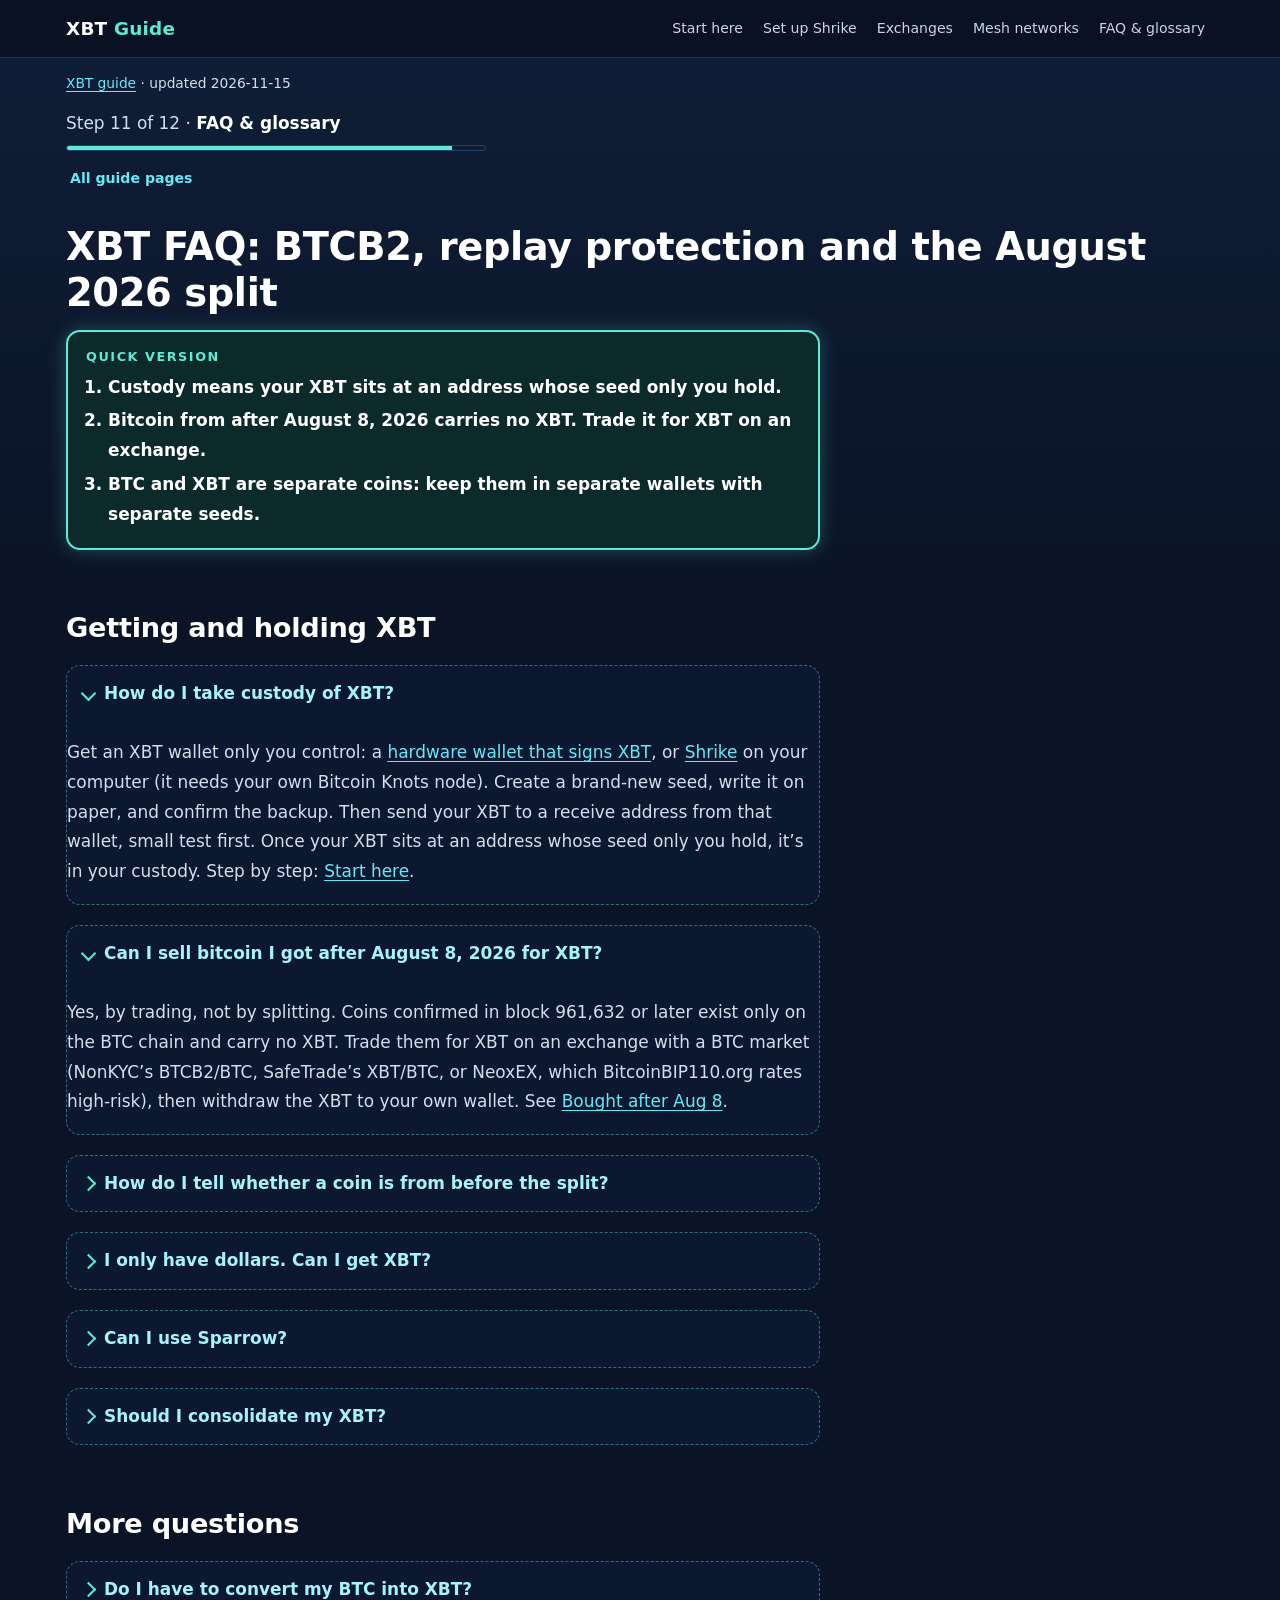
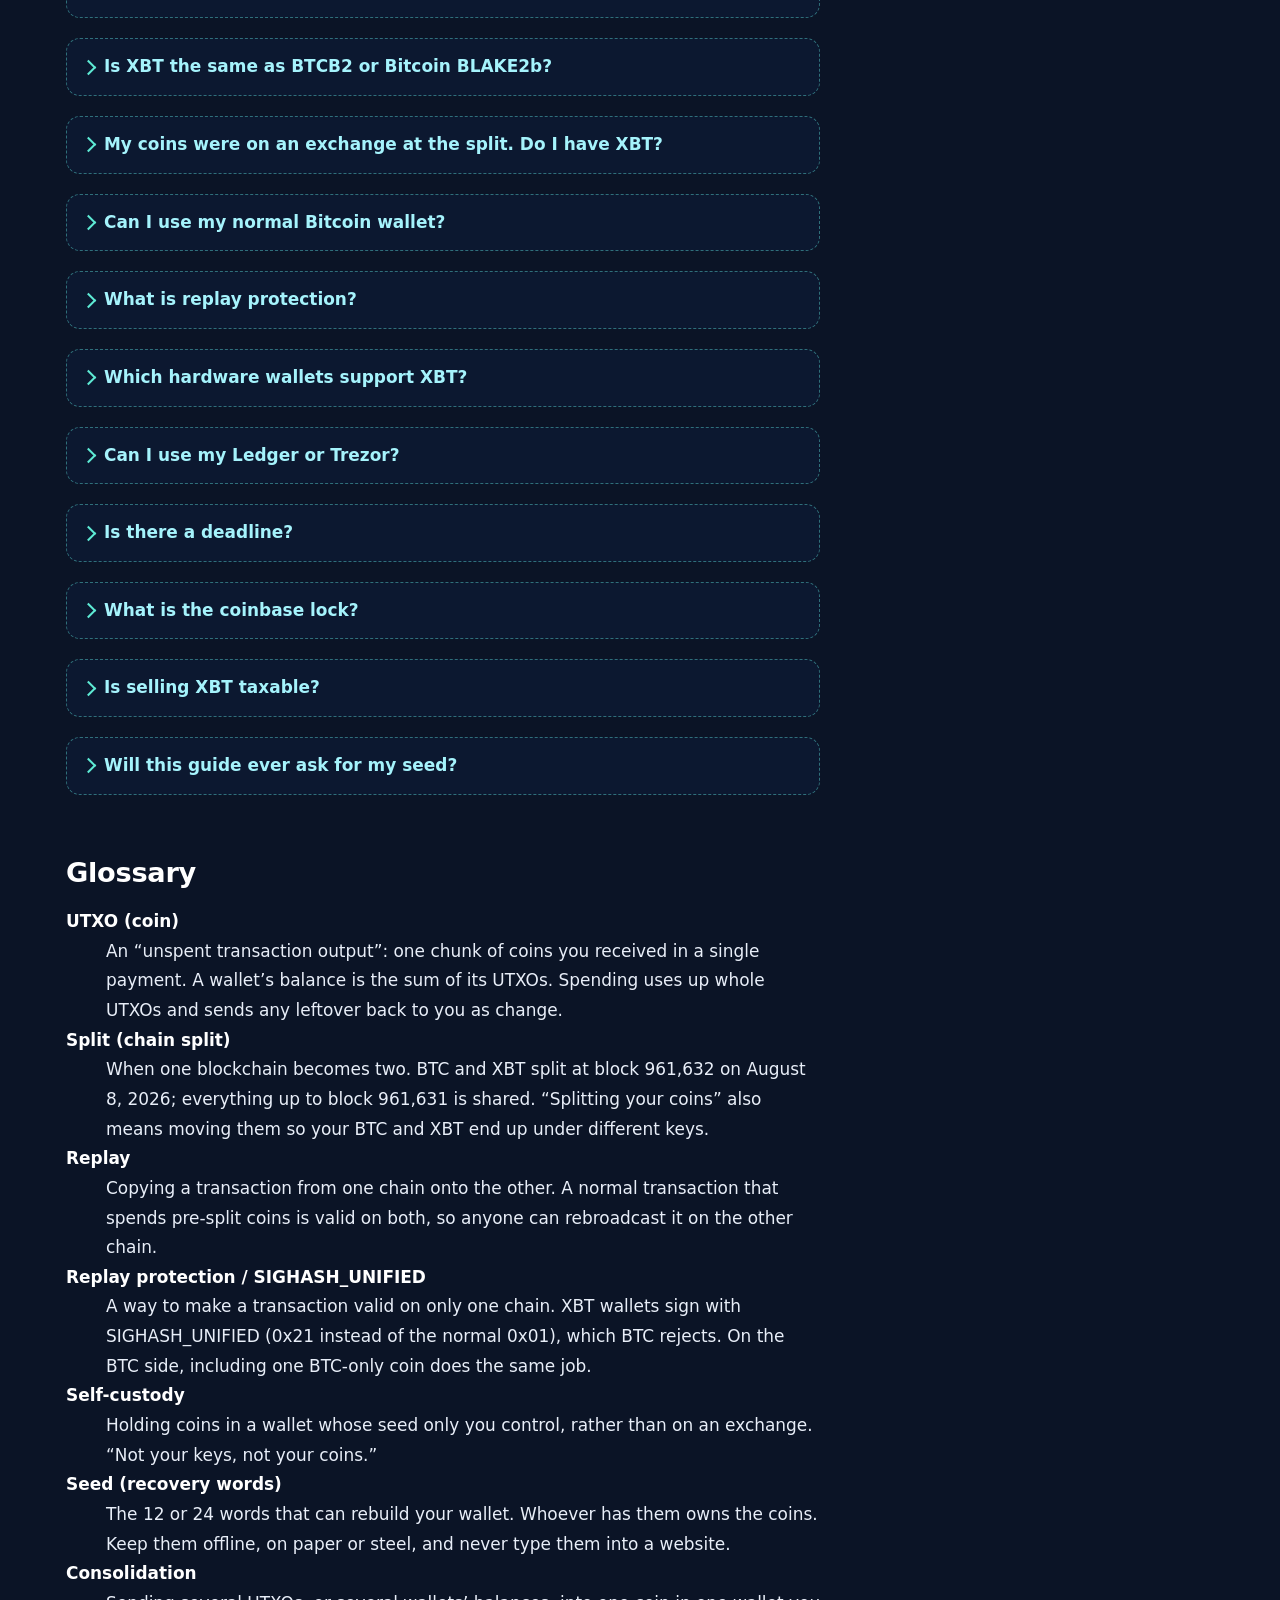
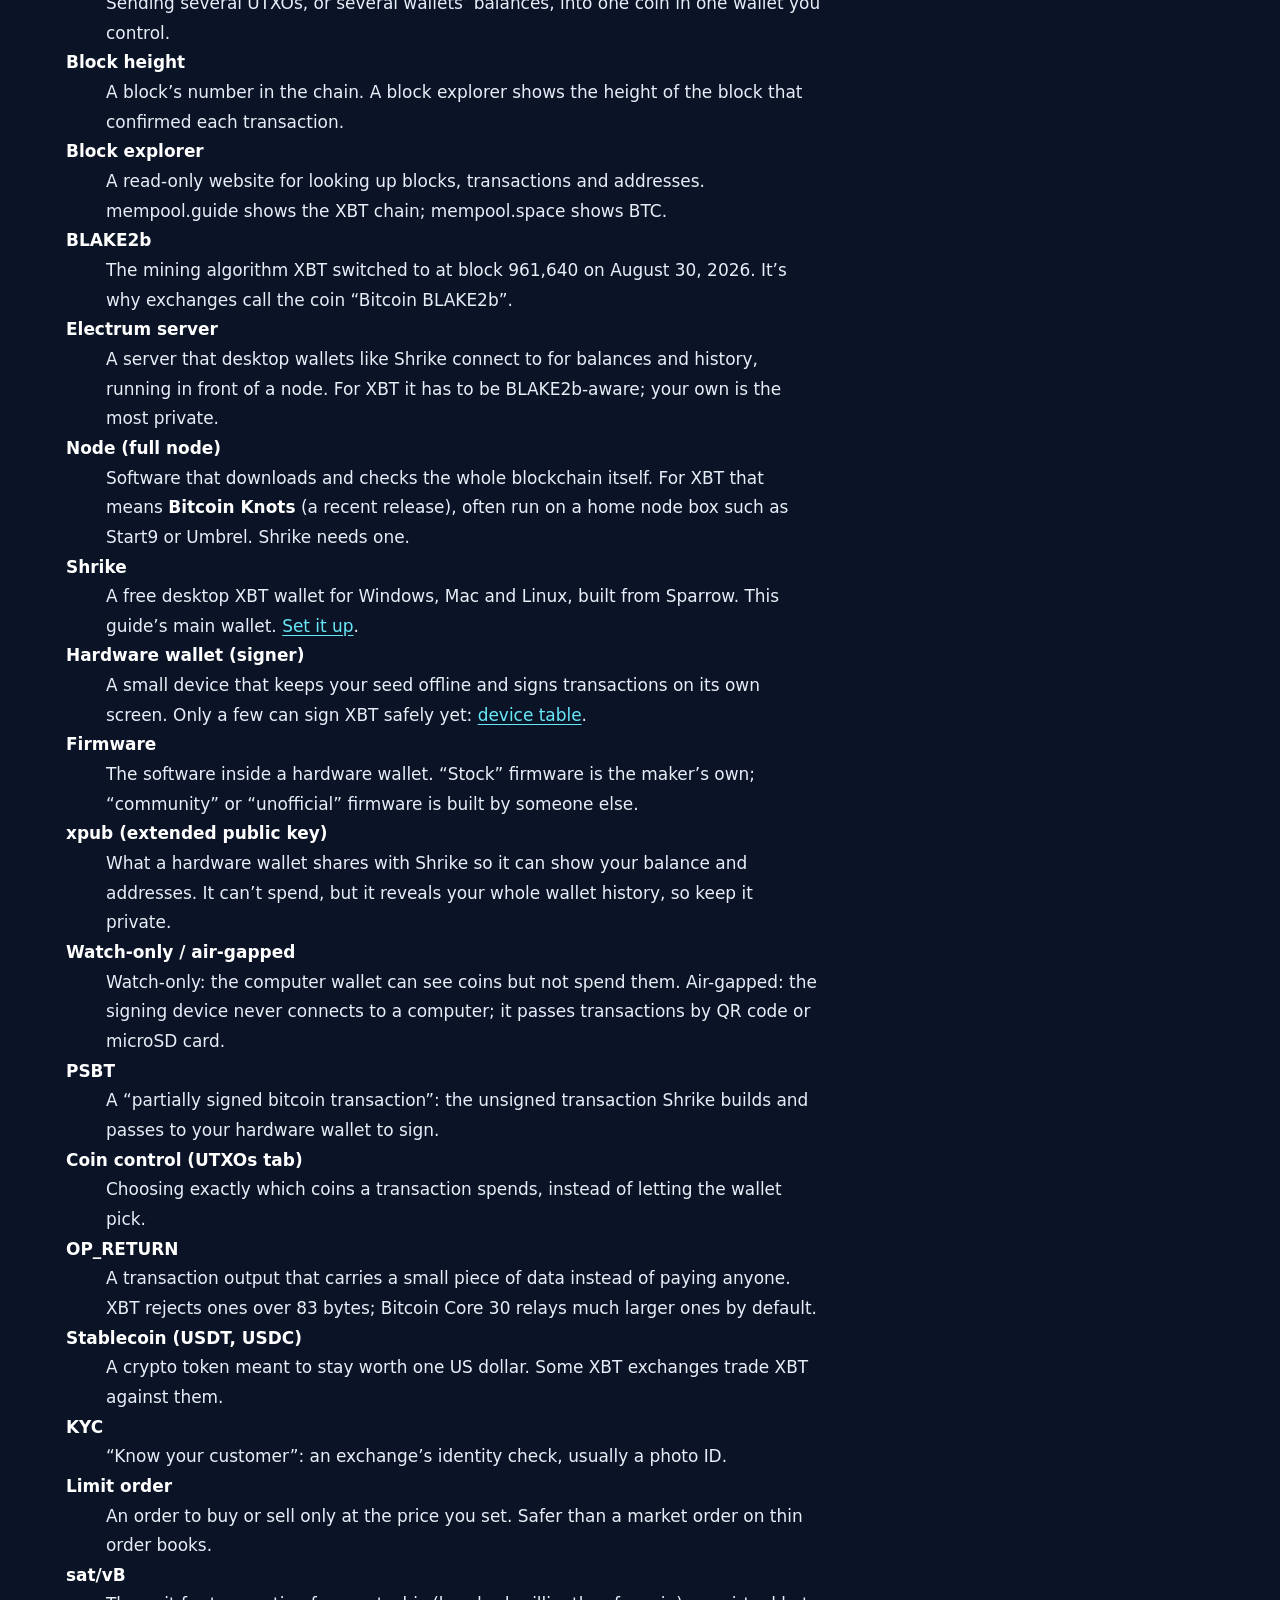
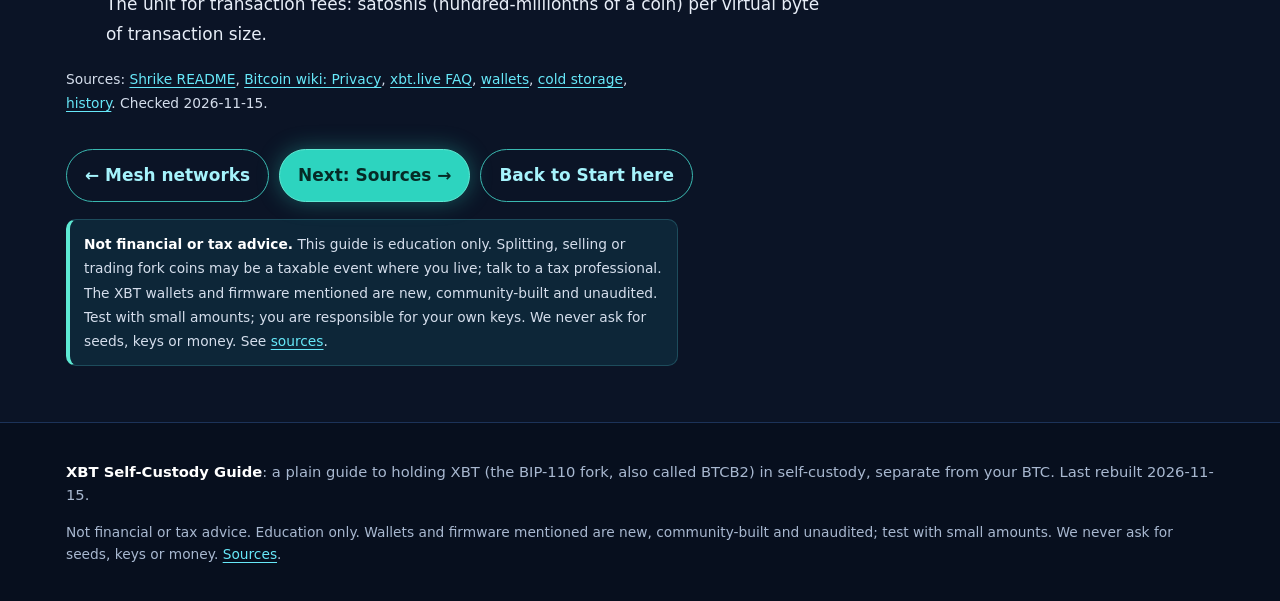
<file: faq/index.html>
<!doctype html>
<html lang="en"><head>
<meta charset="utf-8"><meta name="viewport" content="width=device-width,initial-scale=1">
<title>XBT FAQ: BTCB2, replay protection and the August 2026 split | XBT Self-Custody Guide</title><meta name="description" content="Short answers: do you have XBT, is it the same as BTCB2, can you use your Bitcoin wallet, what replay protection is, and taxes.">
<link rel="canonical" href="https://rasputin-69420.github.io/xbt-guide/faq/">
<meta property="og:title" content="XBT FAQ: BTCB2, replay protection and the August 2026 split | XBT Self-Custody Guide"><meta property="og:description" content="Short answers: do you have XBT, is it the same as BTCB2, can you use your Bitcoin wallet, what replay protection is, and taxes.">
<meta property="og:site_name" content="XBT Self-Custody Guide"><meta property="og:type" content="website"><meta property="og:url" content="https://rasputin-69420.github.io/xbt-guide/faq/">
<meta name="twitter:card" content="summary"><meta name="theme-color" content="#0b1426"><meta name="color-scheme" content="dark">
<link rel="stylesheet" href="../assets/style.css">
<link rel="icon" href="../assets/favicon.svg" type="image/svg+xml">
</head><body>
<header class="top"><div class="wrap bar">
<a class="logo" href="../"><span class="wordmark">XBT <b>Guide</b></span></a>
<nav><a href="../">Start here</a><a href="../wallets/">Set up Shrike</a><a href="../exchanges/">Exchanges</a><a href="../mesh/">Mesh networks</a><a href="../faq/">FAQ &amp; glossary</a></nav></div></header>
<main class="wrap"><article class="guide xguide"><p class="small"><a href="../">XBT guide</a> · updated 2026-11-15</p><nav class="xprog" aria-label="XBT guide steps"><p class="xstep-count">Step 11 of 12 &middot; <strong>FAQ &amp; glossary</strong></p><div class="xbar" role="presentation"><span style="width:92%"></span></div><details class="xall"><summary>All guide pages</summary><ol class="xsteps"><li><a href="../">Start here</a></li><li><a href="../paths/">Your path in detail</a></li><li><a href="../self-custody/">Self-custody</a></li><li><a href="../wallets/">Set up Shrike</a></li><li><a href="../split/">Split BTC &amp; XBT</a></li><li><a href="../exchanges/">Exchanges</a></li><li><a href="../consolidate/">Withdraw &amp; consolidate</a></li><li><a href="../safety/">Safety checklist</a></li><li><a href="../why/">Why XBT</a></li><li><a href="../mesh/">Mesh networks</a></li><li><span aria-current="step">FAQ &amp; glossary</span></li><li><a href="../sources/">Sources</a></li></ol></details></nav><h1>XBT FAQ: BTCB2, replay protection and the August 2026 split</h1><div class="xquick"><p class="xquick-h">Quick version</p><ol><li>Custody means your XBT sits at an address whose seed only you hold.</li><li>Bitcoin from after August 8, 2026 carries no XBT. Trade it for XBT on an exchange.</li><li>BTC and XBT are separate coins: keep them in separate wallets with separate seeds.</li></ol></div>
<h2>Getting and holding XBT</h2>
<details class="toggle" open><summary>How do I take custody of XBT?</summary><p>Get an XBT wallet only you control: a <a href="../self-custody/">hardware wallet that signs XBT</a>, or <a href="../wallets/">Shrike</a> on your computer (it needs your own Bitcoin Knots node). Create a brand-new seed, write it on paper, and confirm the backup. Then send your XBT to a receive address from that wallet, small test first. Once your XBT sits at an address whose seed only you hold, it&rsquo;s in your custody. Step by step: <a href="../">Start here</a>.</p></details>
<details class="toggle" open><summary>Can I sell bitcoin I got after August 8, 2026 for XBT?</summary><p>Yes, by trading, not by splitting. Coins confirmed in block 961,632 or later exist only on the BTC chain and carry no XBT. Trade them for XBT on an exchange with a BTC market (NonKYC&rsquo;s BTCB2/BTC, SafeTrade&rsquo;s XBT/BTC, or NeoxEX, which BitcoinBIP110.org rates high-risk), then withdraw the XBT to your own wallet. See <a href="../paths/#path-b">Bought after Aug 8</a>.</p></details>
<details class="toggle"><summary>How do I tell whether a coin is from before the split?</summary><p>Look up the transaction that paid you on a block explorer and read its block height. 961,631 or lower: it predates the split and has an XBT twin (unless already spent on XBT). 961,632 or higher: normally BTC-only; search its transaction ID on <a href="https://mempool.guide/" rel="noopener" target="_blank">mempool.guide</a> to be sure. <a href="../split/#check-separated">How to check</a>.</p></details>
<details class="toggle"><summary>I only have dollars. Can I get XBT?</summary><p>Yes. Buy bitcoin (or USDT/USDC) on a mainstream app, send it to an exchange that lists XBT, trade, and withdraw the XBT to your own wallet. See <a href="../paths/#path-fiat">I have dollars</a>.</p></details>
<details class="toggle"><summary>Can I use Sparrow?</summary><p>Not regular Sparrow for XBT: it follows the BTC chain. Use Shrike (a Sparrow fork with replay protection on by default) or the paulscode Sparrow BLAKE2b build. Shrike needs your own Bitcoin Knots node (directly or through your own BLAKE2b-aware Electrum server); the Sparrow BLAKE2b build needs a BLAKE2b-aware Electrum server. Regular Sparrow is still fine on the BTC side, for example coin control when you <a href="../split/">split coins you held before the split</a>.</p></details>
<details class="toggle"><summary>Should I consolidate my XBT?</summary><p>If it&rsquo;s spread across many wallets or small coins, gathering it into one wallet you control can make it easier to protect and cheaper to spend later. It costs a fee and links your coins together publicly. See <a href="../consolidate/">Withdraw and consolidate</a>.</p></details>
<h2>More questions</h2>

<details class="toggle"><summary>Do I have to convert my BTC into XBT?</summary><p>No. If you controlled the keys to bitcoin before block 961,632 (August 8, 2026), the same keys control the same amount of XBT. Nothing is converted and nothing is claimed.</p></details>
<details class="toggle"><summary>Is XBT the same as BTCB2 or Bitcoin BLAKE2b?</summary><p>Yes. Exchanges list the same coin as XBT, BTCB2 or, on SafeTrade, BIP110. On Kraken and other large platforms, &ldquo;XBT&rdquo; means ordinary bitcoin, so always check the network.</p></details>
<details class="toggle"><summary>My coins were on an exchange at the split. Do I have XBT?</summary><p>Only if you controlled the keys. Coins on an exchange sit in the exchange&rsquo;s wallets, so whether customers get credited is up to that exchange.</p></details>
<details class="toggle"><summary>Can I use my normal Bitcoin wallet?</summary><p>No. Regular Bitcoin wallets follow the SHA-256 chain. You need a wallet built for BLAKE2b, such as Shrike, the Sparrow BLAKE2b build or Bitcoin Knots. See <a href="../#step1">Start here, step 1</a>.</p></details>
<details class="toggle"><summary>What is replay protection?</summary><p>A way to make a transaction valid on only one chain. On XBT, signing with SIGHASH_UNIFIED makes a transaction invalid on Bitcoin. On the Bitcoin side, including one BTC-only coin, or an OP_RETURN over 83 bytes, makes a transaction invalid on XBT. See the <a href="../split/#replay">split guide</a>.</p></details>
<details class="toggle" id="hardware"><summary>Which hardware wallets support XBT?</summary><p>No mainstream hardware wallet supports XBT on its normal firmware yet (checked November 15, 2026). What can sign XBT with replay protection today: <strong>Paperclip Krux</strong>, a $70 XBT-only signer; a <strong>SeedSigner</strong> with privkeyio&rsquo;s community firmware; and <strong>Trezor</strong> or <strong>Coldcard</strong> devices re-flashed with privkeyio&rsquo;s unofficial firmware. <strong>Bitkey</strong> works through the unofficial Lazarus Key app, where the phone key adds the protection. Stock <strong>Ledger, Trezor, Coldcard, BitBox02, Jade, Keystone and Passport</strong> can&rsquo;t. Coinkite and SatoshiLabs have both declined to add it, and BitcoinBIP110.org says no hardware wallet officially supports it. A stock device still holds the keys to pre-split XBT, but it signs the legacy, replayable way. <a href="../self-custody/">Full table, best pick and setup steps</a>.</p></details>
<details class="toggle"><summary>Can I use my Ledger or Trezor?</summary><p>Not on their normal firmware: it doesn&rsquo;t sign with SIGHASH_UNIFIED. Ledger has no XBT option. A spare Trezor can run unofficial XBT firmware with Shrike, but flashing erases it, so never use the one holding your bitcoin. If in doubt, move your BTC away first (<a href="../split/#method-a">split guide, Method 1</a>) so the old device only guards XBT. See <a href="../self-custody/">How to self-custody XBT</a>.</p></details>
<details class="toggle"><summary>Is there a deadline?</summary><p>No. Pre-split XBT stays at your addresses until you move it.</p></details>
<details class="toggle"><summary>What is the coinbase lock?</summary><p>A soft fork on XBT that makes newly mined block rewards wait before they can be spent. It doesn&rsquo;t affect pre-split coins or coins bought on an exchange.</p></details>
<details class="toggle"><summary>Is selling XBT taxable?</summary><p>It may be, depending on where you live. Receiving, splitting or selling fork coins can have tax consequences, so talk to a tax professional. xbt.live publishes a daily reference price and a tax helper for record-keeping (information only).</p></details>
<details class="toggle"><summary>Will this guide ever ask for my seed?</summary><p>Never. These pages have no logins, no wallet connections and nothing to type a seed into. Anyone using this guide&rsquo;s name to ask for a seed is a scammer.</p></details>

<h2 id="glossary">Glossary</h2>
<dl>
<dt><strong>UTXO (coin)</strong></dt><dd>An &ldquo;unspent transaction output&rdquo;: one chunk of coins you received in a single payment. A wallet&rsquo;s balance is the sum of its UTXOs. Spending uses up whole UTXOs and sends any leftover back to you as change.</dd>
<dt><strong>Split (chain split)</strong></dt><dd>When one blockchain becomes two. BTC and XBT split at block 961,632 on August 8, 2026; everything up to block 961,631 is shared. &ldquo;Splitting your coins&rdquo; also means moving them so your BTC and XBT end up under different keys.</dd>
<dt><strong>Replay</strong></dt><dd>Copying a transaction from one chain onto the other. A normal transaction that spends pre-split coins is valid on both, so anyone can rebroadcast it on the other chain.</dd>
<dt><strong>Replay protection / SIGHASH_UNIFIED</strong></dt><dd>A way to make a transaction valid on only one chain. XBT wallets sign with SIGHASH_UNIFIED (0x21 instead of the normal 0x01), which BTC rejects. On the BTC side, including one BTC-only coin does the same job.</dd>
<dt><strong>Self-custody</strong></dt><dd>Holding coins in a wallet whose seed only you control, rather than on an exchange. &ldquo;Not your keys, not your coins.&rdquo;</dd>
<dt><strong>Seed (recovery words)</strong></dt><dd>The 12 or 24 words that can rebuild your wallet. Whoever has them owns the coins. Keep them offline, on paper or steel, and never type them into a website.</dd>
<dt><strong>Consolidation</strong></dt><dd>Sending several UTXOs, or several wallets&rsquo; balances, into one coin in one wallet you control.</dd>
<dt><strong>Block height</strong></dt><dd>A block&rsquo;s number in the chain. A block explorer shows the height of the block that confirmed each transaction.</dd>
<dt><strong>Block explorer</strong></dt><dd>A read-only website for looking up blocks, transactions and addresses. mempool.guide shows the XBT chain; mempool.space shows BTC.</dd>
<dt><strong>BLAKE2b</strong></dt><dd>The mining algorithm XBT switched to at block 961,640 on August 30, 2026. It&rsquo;s why exchanges call the coin &ldquo;Bitcoin BLAKE2b&rdquo;.</dd>
<dt><strong>Electrum server</strong></dt><dd>A server that desktop wallets like Shrike connect to for balances and history, running in front of a node. For XBT it has to be BLAKE2b-aware; your own is the most private.</dd>
<dt><strong>Node (full node)</strong></dt><dd>Software that downloads and checks the whole blockchain itself. For XBT that means <strong>Bitcoin Knots</strong> (a recent release), often run on a home node box such as Start9 or Umbrel. Shrike needs one.</dd>
<dt><strong>Shrike</strong></dt><dd>A free desktop XBT wallet for Windows, Mac and Linux, built from Sparrow. This guide&rsquo;s main wallet. <a href="../wallets/">Set it up</a>.</dd>
<dt><strong>Hardware wallet (signer)</strong></dt><dd>A small device that keeps your seed offline and signs transactions on its own screen. Only a few can sign XBT safely yet: <a href="../self-custody/#table">device table</a>.</dd>
<dt><strong>Firmware</strong></dt><dd>The software inside a hardware wallet. &ldquo;Stock&rdquo; firmware is the maker&rsquo;s own; &ldquo;community&rdquo; or &ldquo;unofficial&rdquo; firmware is built by someone else.</dd>
<dt><strong>xpub (extended public key)</strong></dt><dd>What a hardware wallet shares with Shrike so it can show your balance and addresses. It can&rsquo;t spend, but it reveals your whole wallet history, so keep it private.</dd>
<dt><strong>Watch-only / air-gapped</strong></dt><dd>Watch-only: the computer wallet can see coins but not spend them. Air-gapped: the signing device never connects to a computer; it passes transactions by QR code or microSD card.</dd>
<dt><strong>PSBT</strong></dt><dd>A &ldquo;partially signed bitcoin transaction&rdquo;: the unsigned transaction Shrike builds and passes to your hardware wallet to sign.</dd>
<dt><strong>Coin control (UTXOs tab)</strong></dt><dd>Choosing exactly which coins a transaction spends, instead of letting the wallet pick.</dd>
<dt><strong>OP_RETURN</strong></dt><dd>A transaction output that carries a small piece of data instead of paying anyone. XBT rejects ones over 83 bytes; Bitcoin Core 30 relays much larger ones by default.</dd>
<dt><strong>Stablecoin (USDT, USDC)</strong></dt><dd>A crypto token meant to stay worth one US dollar. Some XBT exchanges trade XBT against them.</dd>
<dt><strong>KYC</strong></dt><dd>&ldquo;Know your customer&rdquo;: an exchange&rsquo;s identity check, usually a photo ID.</dd>
<dt><strong>Limit order</strong></dt><dd>An order to buy or sell only at the price you set. Safer than a market order on thin order books.</dd>
<dt><strong>sat/vB</strong></dt><dd>The unit for transaction fees: satoshis (hundred-millionths of a coin) per virtual byte of transaction size.</dd>
</dl>
<p class="small">Sources: <a href="https://github.com/privkeyio/shrike" rel="noopener" target="_blank">Shrike README</a>, <a href="https://en.bitcoin.it/wiki/Privacy" rel="noopener" target="_blank">Bitcoin wiki: Privacy</a>, <a href="https://xbt.live/faq/" rel="noopener" target="_blank">xbt.live FAQ</a>, <a href="https://xbt.live/wallets/" rel="noopener" target="_blank">wallets</a>, <a href="https://xbt.live/cold-storage/" rel="noopener" target="_blank">cold storage</a>, <a href="https://xbt.live/history/" rel="noopener" target="_blank">history</a>. Checked 2026-11-15.</p>
<p class="xpager"><a class="btn alt" href="../mesh/">&larr; Mesh networks</a> <a class="btn" href="../sources/">Next: Sources &rarr;</a> <a class="btn alt" href="../">Back to Start here</a></p><p class="callout small"><strong>Not financial or tax advice.</strong> This guide is education only. Splitting, selling or trading fork coins may be a taxable event where you live; talk to a tax professional. The XBT wallets and firmware mentioned are new, community-built and unaudited. Test with small amounts; you are responsible for your own keys. We never ask for seeds, keys or money. See <a href="../sources/">sources</a>.</p></article></main>
<footer class="foot"><div class="wrap">
<p><strong>XBT Self-Custody Guide</strong>: a plain guide to holding XBT (the BIP-110 fork, also called BTCB2) in self-custody, separate from your BTC. Last rebuilt 2026-11-15.</p>
<p class="small">Not financial or tax advice. Education only. Wallets and firmware mentioned are new, community-built and unaudited; test with small amounts. We never ask for seeds, keys or money. <a href="../sources/">Sources</a>.</p>
</div></footer>
</body></html>
</file>
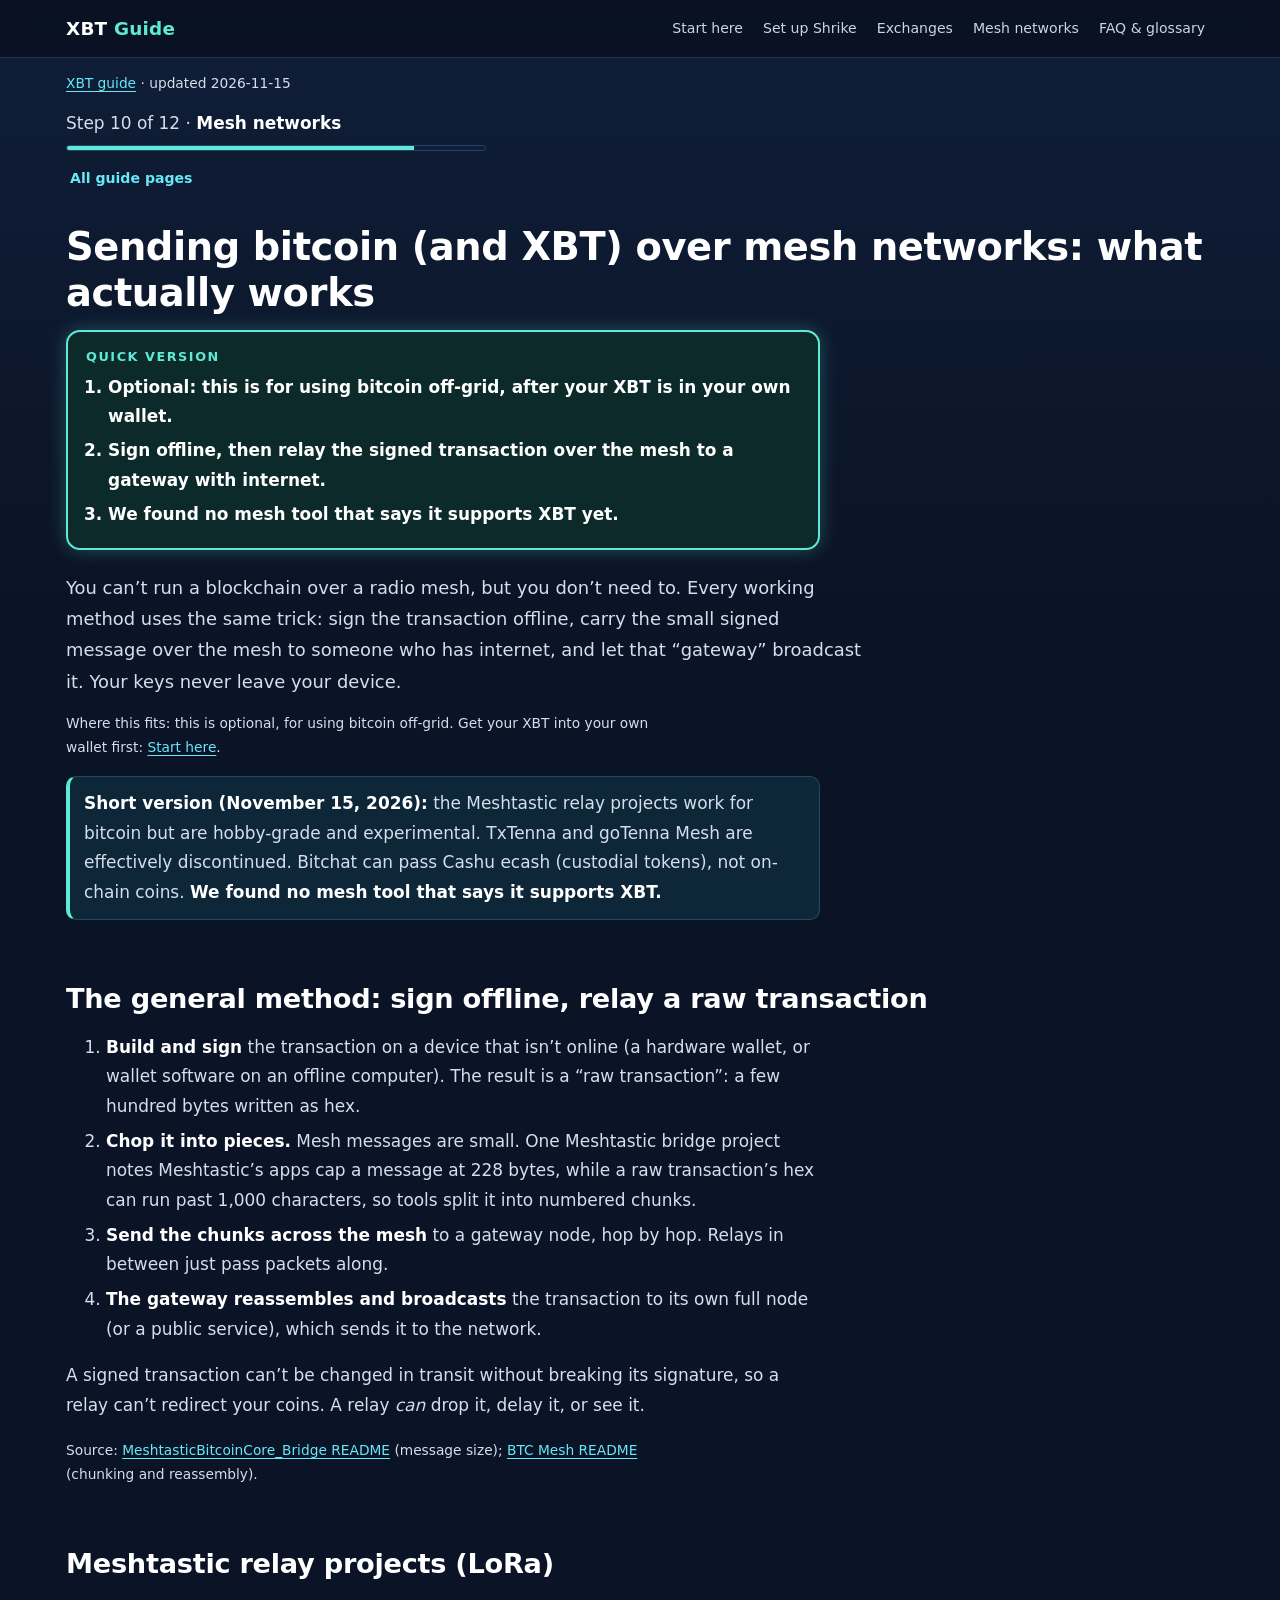
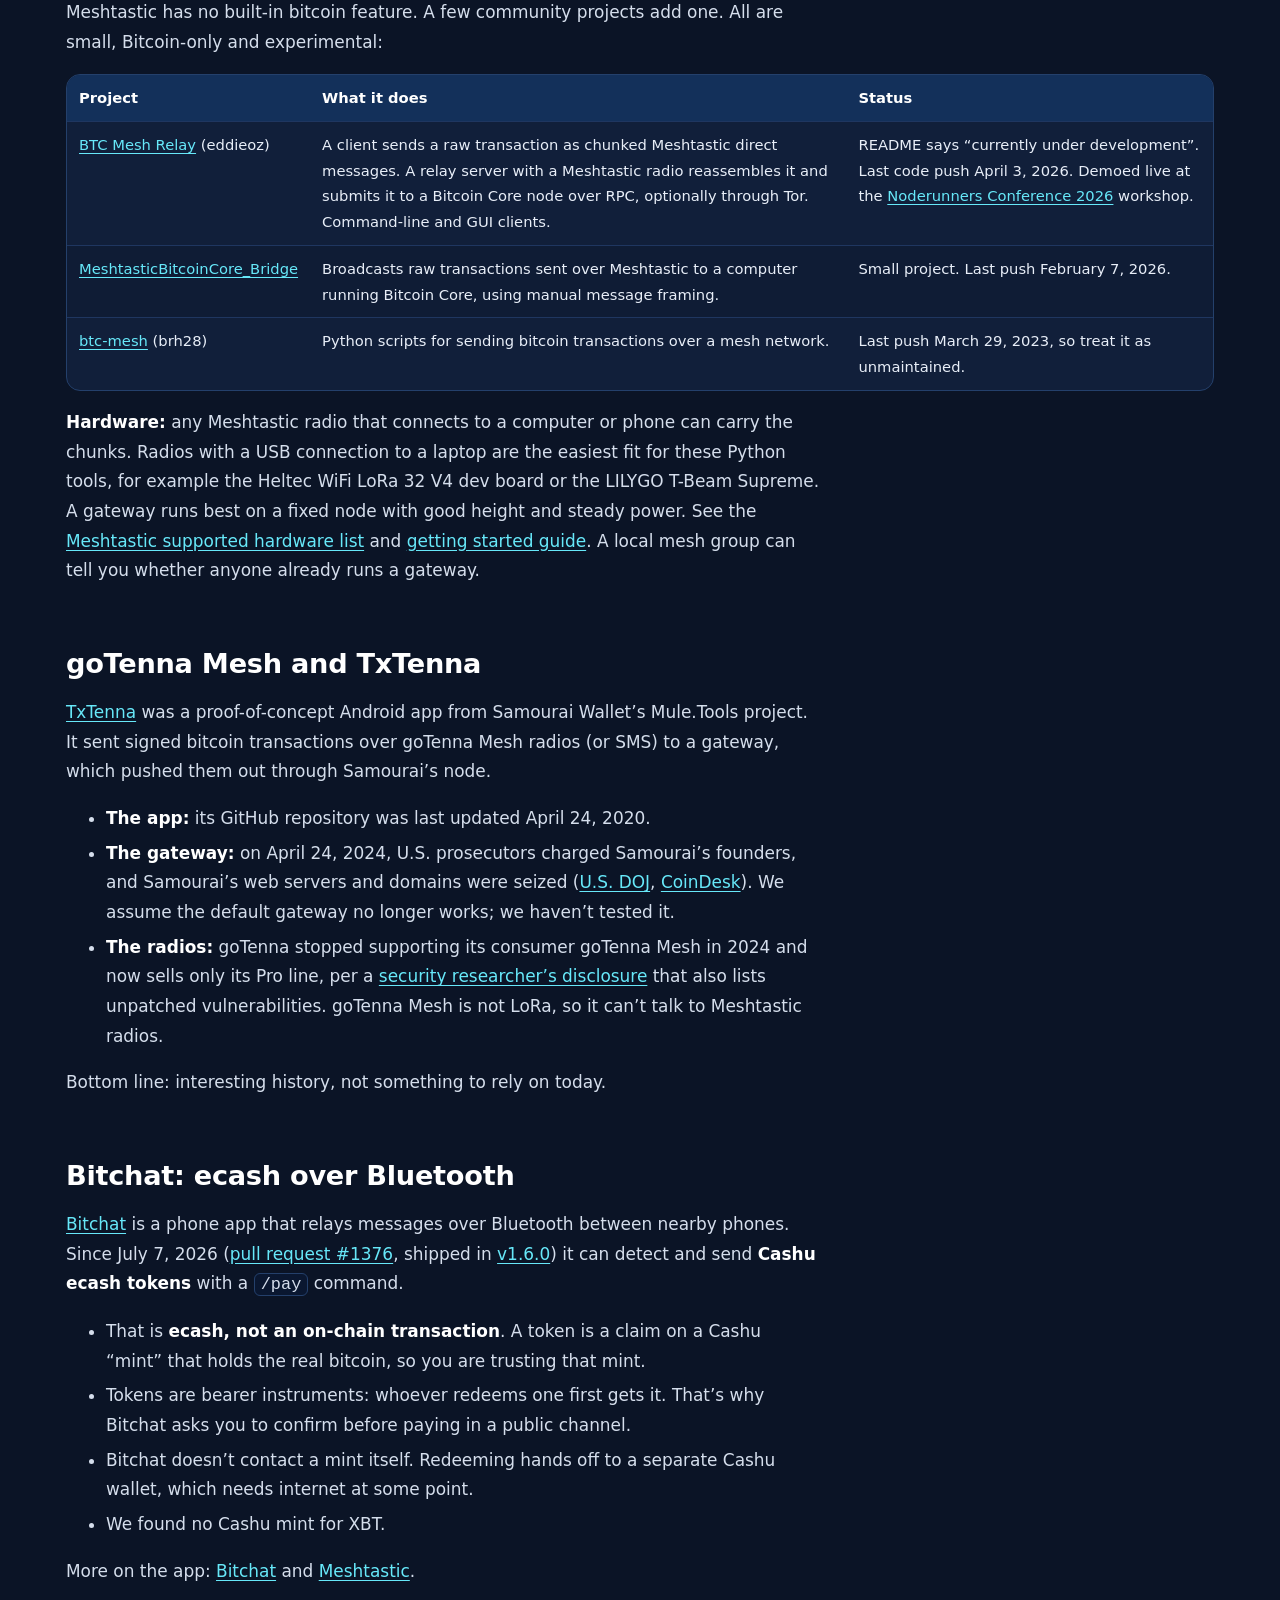
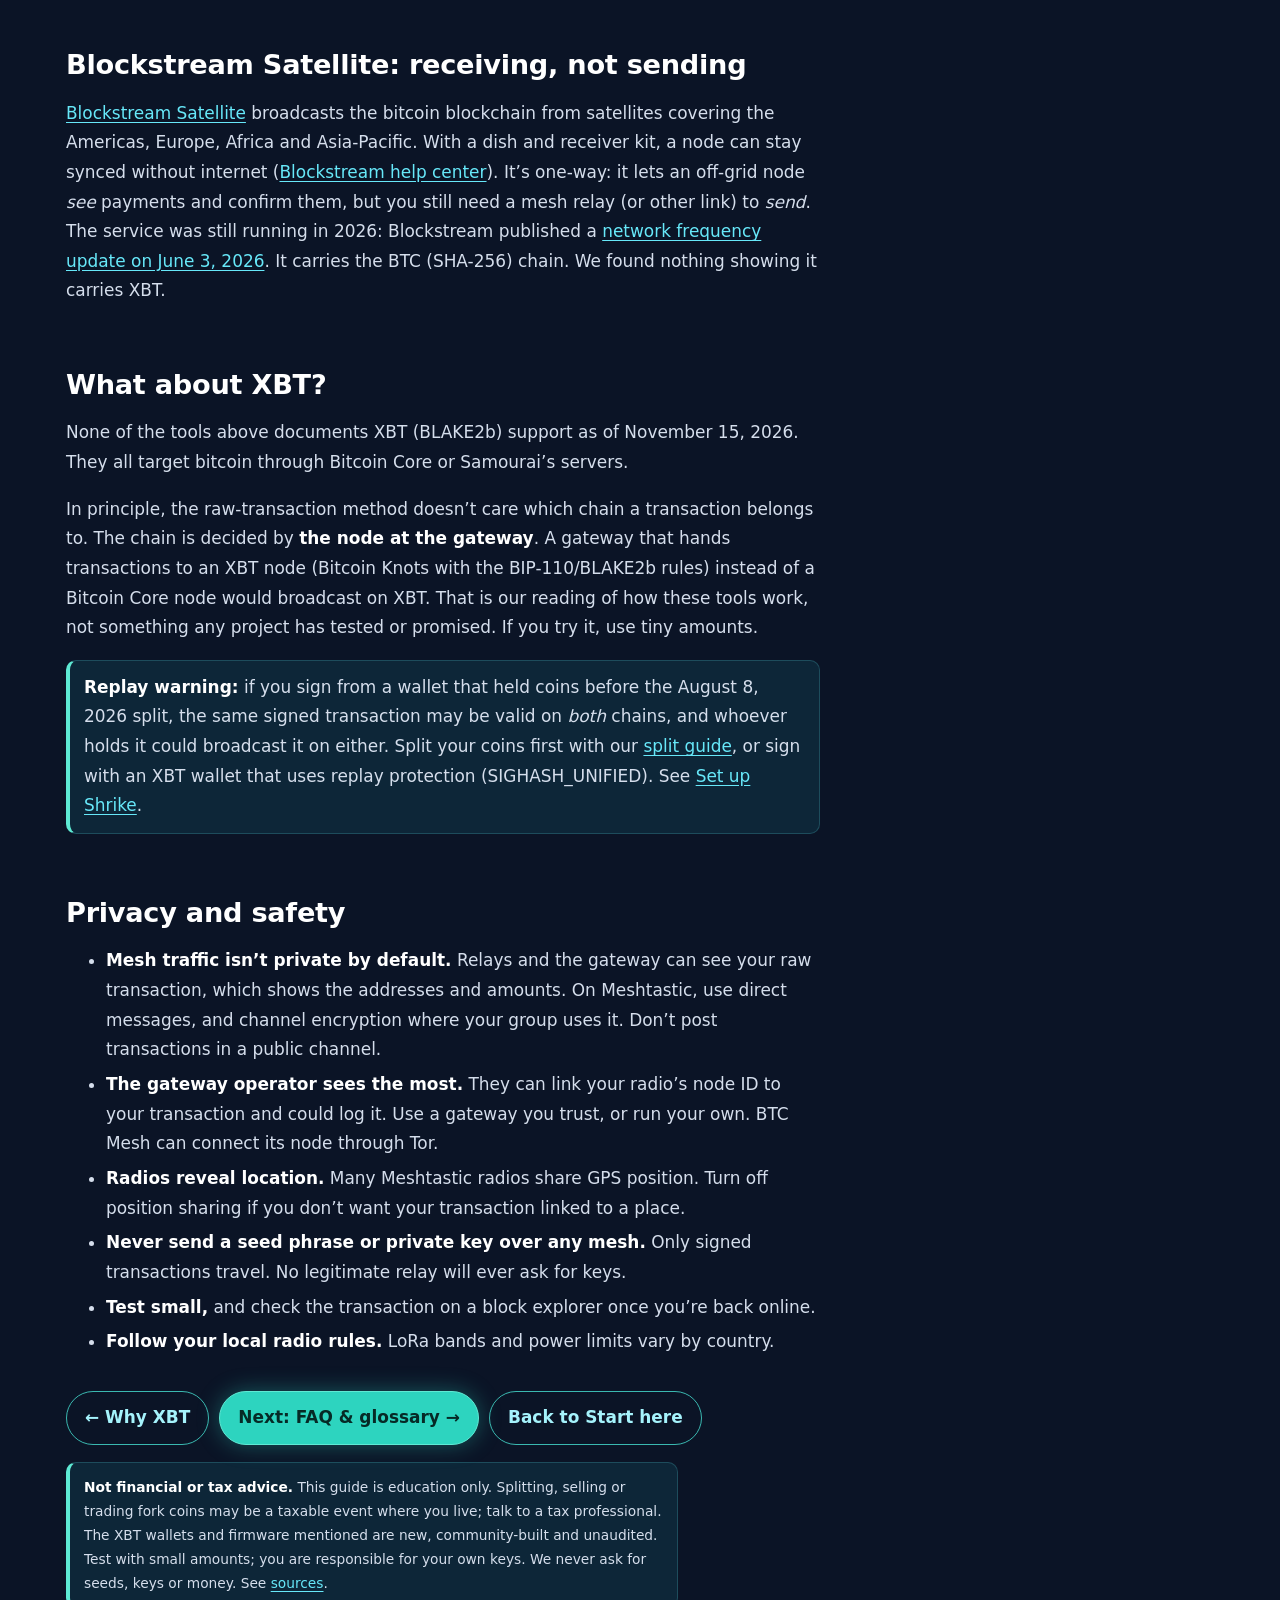
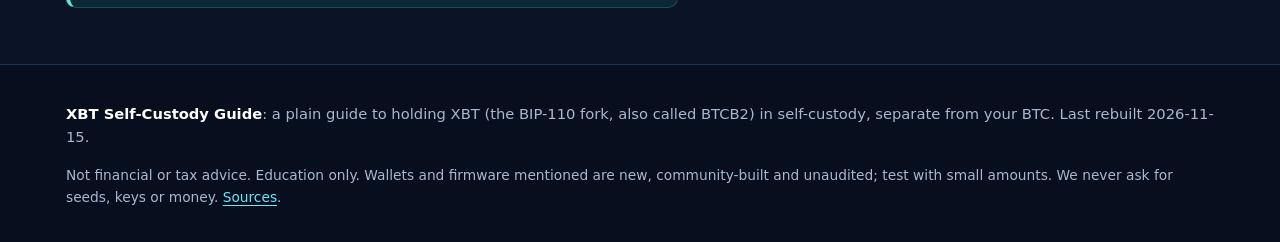
<file: mesh/index.html>
<!doctype html>
<html lang="en"><head>
<meta charset="utf-8"><meta name="viewport" content="width=device-width,initial-scale=1">
<title>Sending bitcoin (and XBT) over mesh networks: what actually works | XBT Self-Custody Guide</title><meta name="description" content="goTenna and TxTenna, Meshtastic relay projects like BTC Mesh, Bitchat ecash and Blockstream Satellite: what each does, what&#x27;s maintained, and whether any of it works with XBT yet. Checked November 15, 2026.">
<link rel="canonical" href="https://rasputin-69420.github.io/xbt-guide/mesh/">
<meta property="og:title" content="Sending bitcoin (and XBT) over mesh networks: what actually works | XBT Self-Custody Guide"><meta property="og:description" content="goTenna and TxTenna, Meshtastic relay projects like BTC Mesh, Bitchat ecash and Blockstream Satellite: what each does, what&#x27;s maintained, and whether any of it works with XBT yet. Checked November 15, 2026.">
<meta property="og:site_name" content="XBT Self-Custody Guide"><meta property="og:type" content="website"><meta property="og:url" content="https://rasputin-69420.github.io/xbt-guide/mesh/">
<meta name="twitter:card" content="summary"><meta name="theme-color" content="#0b1426"><meta name="color-scheme" content="dark">
<link rel="stylesheet" href="../assets/style.css">
<link rel="icon" href="../assets/favicon.svg" type="image/svg+xml">
</head><body>
<header class="top"><div class="wrap bar">
<a class="logo" href="../"><span class="wordmark">XBT <b>Guide</b></span></a>
<nav><a href="../">Start here</a><a href="../wallets/">Set up Shrike</a><a href="../exchanges/">Exchanges</a><a href="../mesh/">Mesh networks</a><a href="../faq/">FAQ &amp; glossary</a></nav></div></header>
<main class="wrap"><article class="guide xguide"><p class="small"><a href="../">XBT guide</a> · updated 2026-11-15</p><nav class="xprog" aria-label="XBT guide steps"><p class="xstep-count">Step 10 of 12 &middot; <strong>Mesh networks</strong></p><div class="xbar" role="presentation"><span style="width:83%"></span></div><details class="xall"><summary>All guide pages</summary><ol class="xsteps"><li><a href="../">Start here</a></li><li><a href="../paths/">Your path in detail</a></li><li><a href="../self-custody/">Self-custody</a></li><li><a href="../wallets/">Set up Shrike</a></li><li><a href="../split/">Split BTC &amp; XBT</a></li><li><a href="../exchanges/">Exchanges</a></li><li><a href="../consolidate/">Withdraw &amp; consolidate</a></li><li><a href="../safety/">Safety checklist</a></li><li><a href="../why/">Why XBT</a></li><li><span aria-current="step">Mesh networks</span></li><li><a href="../faq/">FAQ &amp; glossary</a></li><li><a href="../sources/">Sources</a></li></ol></details></nav><h1>Sending bitcoin (and XBT) over mesh networks: what actually works</h1><div class="xquick"><p class="xquick-h">Quick version</p><ol><li>Optional: this is for using bitcoin off-grid, after your XBT is in your own wallet.</li><li>Sign offline, then relay the signed transaction over the mesh to a gateway with internet.</li><li>We found no mesh tool that says it supports XBT yet.</li></ol></div>
<p class="lead">You can&rsquo;t run a blockchain over a radio mesh, but you don&rsquo;t need to. Every working method uses the same trick: sign the transaction offline, carry the small signed message over the mesh to someone who has internet, and let that &ldquo;gateway&rdquo; broadcast it. Your keys never leave your device.</p>
<p class="small">Where this fits: this is optional, for using bitcoin off-grid. Get your XBT into your own wallet first: <a href="../">Start here</a>.</p>
<p class="callout"><strong>Short version (November 15, 2026):</strong> the Meshtastic relay projects work for bitcoin but are hobby-grade and experimental. TxTenna and goTenna Mesh are effectively discontinued. Bitchat can pass Cashu ecash (custodial tokens), not on-chain coins. <strong>We found no mesh tool that says it supports XBT.</strong></p>

<h2>The general method: sign offline, relay a raw transaction</h2>
<ol>
<li><strong>Build and sign</strong> the transaction on a device that isn&rsquo;t online (a hardware wallet, or wallet software on an offline computer). The result is a &ldquo;raw transaction&rdquo;: a few hundred bytes written as hex.</li>
<li><strong>Chop it into pieces.</strong> Mesh messages are small. One Meshtastic bridge project notes Meshtastic&rsquo;s apps cap a message at 228 bytes, while a raw transaction&rsquo;s hex can run past 1,000 characters, so tools split it into numbered chunks.</li>
<li><strong>Send the chunks across the mesh</strong> to a gateway node, hop by hop. Relays in between just pass packets along.</li>
<li><strong>The gateway reassembles and broadcasts</strong> the transaction to its own full node (or a public service), which sends it to the network.</li>
</ol>
<p>A signed transaction can&rsquo;t be changed in transit without breaking its signature, so a relay can&rsquo;t redirect your coins. A relay <em>can</em> drop it, delay it, or see it.</p>
<p class="small">Source: <a href="https://github.com/BTCtoolshed/MeshtasticBitcoinCore_Bridge" rel="noopener" target="_blank">MeshtasticBitcoinCore_Bridge README</a> (message size); <a href="https://github.com/eddieoz/btcmesh" rel="noopener" target="_blank">BTC Mesh README</a> (chunking and reassembly).</p>

<h2>Meshtastic relay projects (LoRa)</h2>
<p>Meshtastic has no built-in bitcoin feature. A few community projects add one. All are small, Bitcoin-only and experimental:</p>
<div class="tablewrap"><table class="data xstack"><thead><tr><th scope="col">Project</th><th scope="col">What it does</th><th scope="col">Status</th></tr></thead><tbody>
<tr><td data-label="Project"><a href="https://github.com/eddieoz/btcmesh" rel="noopener" target="_blank">BTC Mesh Relay</a> (eddieoz)</td><td data-label="What it does">A client sends a raw transaction as chunked Meshtastic direct messages. A relay server with a Meshtastic radio reassembles it and submits it to a Bitcoin Core node over RPC, optionally through Tor. Command-line and GUI clients.</td><td data-label="Status">README says &ldquo;currently under development&rdquo;. Last code push April 3, 2026. Demoed live at the <a href="https://noderunners.network/en/conference/activity/meshtastic-workshop" rel="noopener" target="_blank">Noderunners Conference 2026</a> workshop.</td></tr>
<tr><td data-label="Project"><a href="https://github.com/BTCtoolshed/MeshtasticBitcoinCore_Bridge" rel="noopener" target="_blank">MeshtasticBitcoinCore_Bridge</a></td><td data-label="What it does">Broadcasts raw transactions sent over Meshtastic to a computer running Bitcoin Core, using manual message framing.</td><td data-label="Status">Small project. Last push February 7, 2026.</td></tr>
<tr><td data-label="Project"><a href="https://github.com/brh28/btc-mesh" rel="noopener" target="_blank">btc-mesh</a> (brh28)</td><td data-label="What it does">Python scripts for sending bitcoin transactions over a mesh network.</td><td data-label="Status">Last push March 29, 2023, so treat it as unmaintained.</td></tr>
</tbody></table></div>
<p><strong>Hardware:</strong> any Meshtastic radio that connects to a computer or phone can carry the chunks. Radios with a USB connection to a laptop are the easiest fit for these Python tools, for example the Heltec WiFi LoRa 32 V4 dev board or the LILYGO T-Beam Supreme. A gateway runs best on a fixed node with good height and steady power. See the <a href="https://meshtastic.org/docs/hardware/devices/" rel="noopener" target="_blank">Meshtastic supported hardware list</a> and <a href="https://meshtastic.org/docs/getting-started/" rel="noopener" target="_blank">getting started guide</a>. A local mesh group can tell you whether anyone already runs a gateway.</p>

<h2>goTenna Mesh and TxTenna</h2>
<p><a href="https://github.com/MuleTools/txTenna" rel="noopener" target="_blank">TxTenna</a> was a proof-of-concept Android app from Samourai Wallet&rsquo;s Mule.Tools project. It sent signed bitcoin transactions over goTenna Mesh radios (or SMS) to a gateway, which pushed them out through Samourai&rsquo;s node.</p>
<ul>
<li><strong>The app:</strong> its GitHub repository was last updated April 24, 2020.</li>
<li><strong>The gateway:</strong> on April 24, 2024, U.S. prosecutors charged Samourai&rsquo;s founders, and Samourai&rsquo;s web servers and domains were seized (<a href="https://www.justice.gov/usao-sdny/pr/founders-and-ceo-cryptocurrency-mixing-service-arrested-and-charged-money-laundering" rel="noopener" target="_blank">U.S. DOJ</a>, <a href="https://www.coindesk.com/policy/2024/04/24/samourai-wallet-founders-arrested-and-charged-with-money-laundering" rel="noopener" target="_blank">CoinDesk</a>). We assume the default gateway no longer works; we haven&rsquo;t tested it.</li>
<li><strong>The radios:</strong> goTenna stopped supporting its consumer goTenna Mesh in 2024 and now sells only its Pro line, per a <a href="https://github.com/Dollarhyde/goTenna_v1_and_Mesh_vulnerabilities" rel="noopener" target="_blank">security researcher&rsquo;s disclosure</a> that also lists unpatched vulnerabilities. goTenna Mesh is not LoRa, so it can&rsquo;t talk to Meshtastic radios.</li>
</ul>
<p>Bottom line: interesting history, not something to rely on today.</p>

<h2>Bitchat: ecash over Bluetooth</h2>
<p><a href="https://github.com/permissionlesstech/bitchat" rel="noopener" target="_blank">Bitchat</a> is a phone app that relays messages over Bluetooth between nearby phones. Since July 7, 2026 (<a href="https://github.com/permissionlesstech/bitchat/pull/1376" rel="noopener" target="_blank">pull request #1376</a>, shipped in <a href="https://github.com/permissionlesstech/bitchat/releases/tag/v1.6.0" rel="noopener" target="_blank">v1.6.0</a>) it can detect and send <strong>Cashu ecash tokens</strong> with a <code>/pay</code> command.</p>
<ul>
<li>That is <strong>ecash, not an on-chain transaction</strong>. A token is a claim on a Cashu &ldquo;mint&rdquo; that holds the real bitcoin, so you are trusting that mint.</li>
<li>Tokens are bearer instruments: whoever redeems one first gets it. That&rsquo;s why Bitchat asks you to confirm before paying in a public channel.</li>
<li>Bitchat doesn&rsquo;t contact a mint itself. Redeeming hands off to a separate Cashu wallet, which needs internet at some point.</li>
<li>We found no Cashu mint for XBT.</li>
</ul>
<p>More on the app: <a href="https://bitchat.free/" rel="noopener" target="_blank">Bitchat</a> and <a href="https://meshtastic.org/" rel="noopener" target="_blank">Meshtastic</a>.</p>

<h2>Blockstream Satellite: receiving, not sending</h2>
<p><a href="https://github.com/Blockstream/satellite" rel="noopener" target="_blank">Blockstream Satellite</a> broadcasts the bitcoin blockchain from satellites covering the Americas, Europe, Africa and Asia-Pacific. With a dish and receiver kit, a node can stay synced without internet (<a href="https://help.blockstream.com/blockstream-satellite" rel="noopener" target="_blank">Blockstream help center</a>). It&rsquo;s one-way: it lets an off-grid node <em>see</em> payments and confirm them, but you still need a mesh relay (or other link) to <em>send</em>. The service was still running in 2026: Blockstream published a <a href="https://github.com/Blockstream/satellite/wiki/Satellite-Network-Update-on-June-3,-2026" rel="noopener" target="_blank">network frequency update on June 3, 2026</a>. It carries the BTC (SHA-256) chain. We found nothing showing it carries XBT.</p>

<h2>What about XBT?</h2>
<p>None of the tools above documents XBT (BLAKE2b) support as of November 15, 2026. They all target bitcoin through Bitcoin Core or Samourai&rsquo;s servers.</p>
<p>In principle, the raw-transaction method doesn&rsquo;t care which chain a transaction belongs to. The chain is decided by <strong>the node at the gateway</strong>. A gateway that hands transactions to an XBT node (Bitcoin Knots with the BIP-110/BLAKE2b rules) instead of a Bitcoin Core node would broadcast on XBT. That is our reading of how these tools work, not something any project has tested or promised. If you try it, use tiny amounts.</p>
<p class="callout"><strong>Replay warning:</strong> if you sign from a wallet that held coins before the August 8, 2026 split, the same signed transaction may be valid on <em>both</em> chains, and whoever holds it could broadcast it on either. Split your coins first with our <a href="../split/">split guide</a>, or sign with an XBT wallet that uses replay protection (SIGHASH_UNIFIED). See <a href="../wallets/">Set up Shrike</a>.</p>

<h2>Privacy and safety</h2>
<ul>
<li><strong>Mesh traffic isn&rsquo;t private by default.</strong> Relays and the gateway can see your raw transaction, which shows the addresses and amounts. On Meshtastic, use direct messages, and channel encryption where your group uses it. Don&rsquo;t post transactions in a public channel.</li>
<li><strong>The gateway operator sees the most.</strong> They can link your radio&rsquo;s node ID to your transaction and could log it. Use a gateway you trust, or run your own. BTC Mesh can connect its node through Tor.</li>
<li><strong>Radios reveal location.</strong> Many Meshtastic radios share GPS position. Turn off position sharing if you don&rsquo;t want your transaction linked to a place.</li>
<li><strong>Never send a seed phrase or private key over any mesh.</strong> Only signed transactions travel. No legitimate relay will ever ask for keys.</li>
<li><strong>Test small,</strong> and check the transaction on a block explorer once you&rsquo;re back online.</li>
<li><strong>Follow your local radio rules.</strong> LoRa bands and power limits vary by country.</li>
</ul>
<p class="xpager"><a class="btn alt" href="../why/">&larr; Why XBT</a> <a class="btn" href="../faq/">Next: FAQ &amp; glossary &rarr;</a> <a class="btn alt" href="../">Back to Start here</a></p><p class="callout small"><strong>Not financial or tax advice.</strong> This guide is education only. Splitting, selling or trading fork coins may be a taxable event where you live; talk to a tax professional. The XBT wallets and firmware mentioned are new, community-built and unaudited. Test with small amounts; you are responsible for your own keys. We never ask for seeds, keys or money. See <a href="../sources/">sources</a>.</p></article></main>
<footer class="foot"><div class="wrap">
<p><strong>XBT Self-Custody Guide</strong>: a plain guide to holding XBT (the BIP-110 fork, also called BTCB2) in self-custody, separate from your BTC. Last rebuilt 2026-11-15.</p>
<p class="small">Not financial or tax advice. Education only. Wallets and firmware mentioned are new, community-built and unaudited; test with small amounts. We never ask for seeds, keys or money. <a href="../sources/">Sources</a>.</p>
</div></footer>
</body></html>
</file>
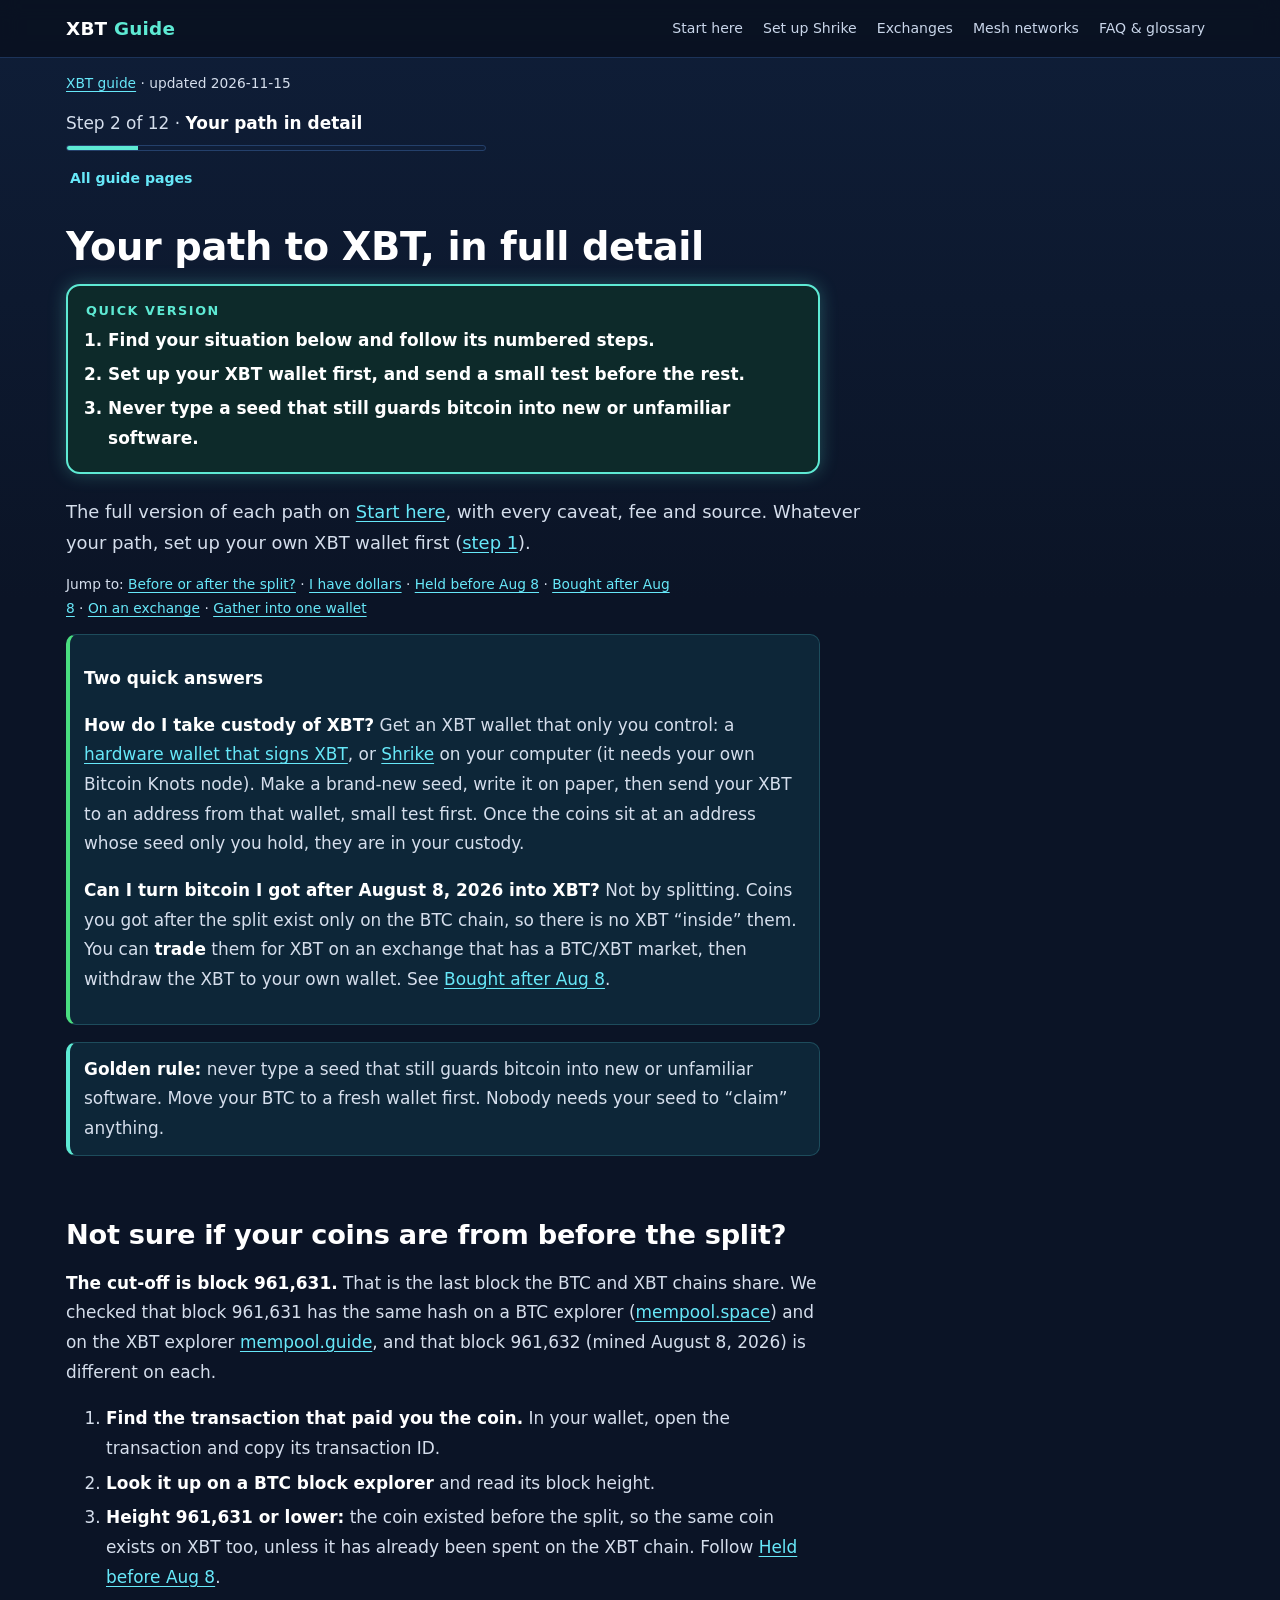
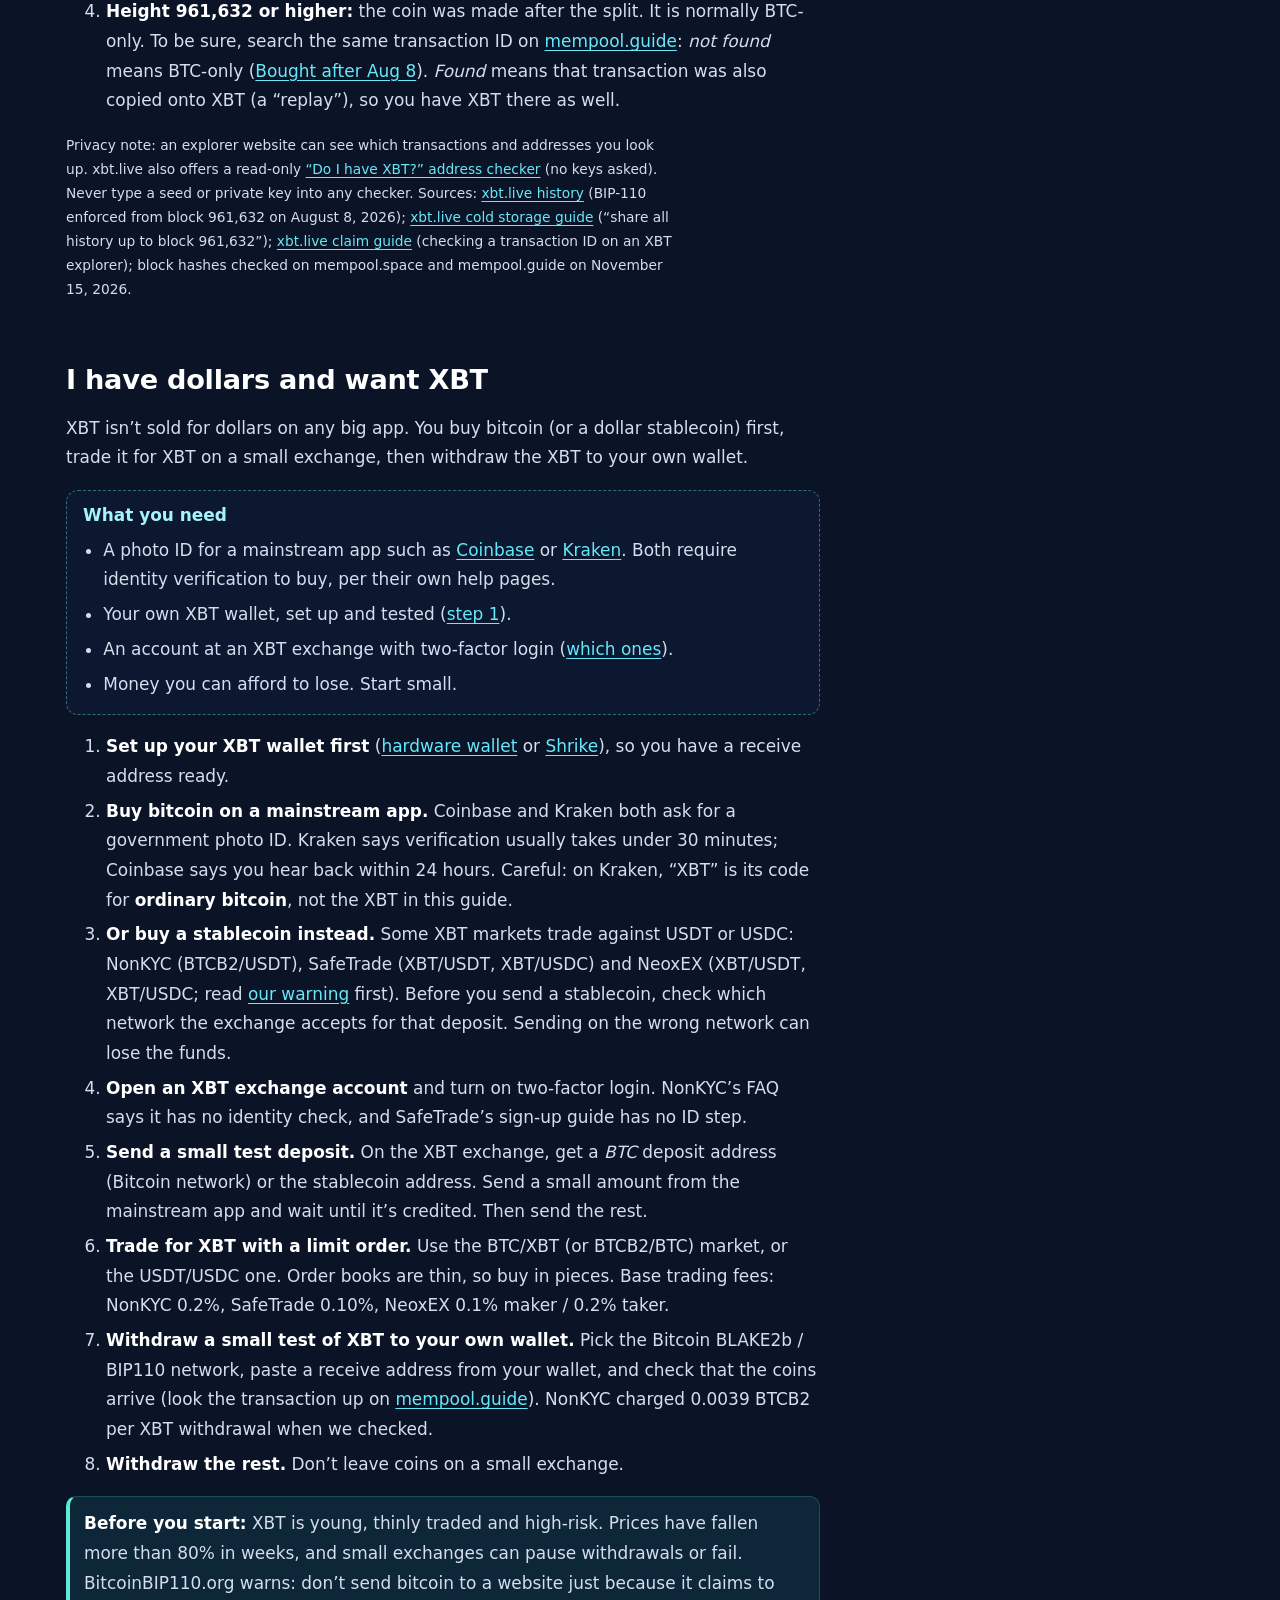
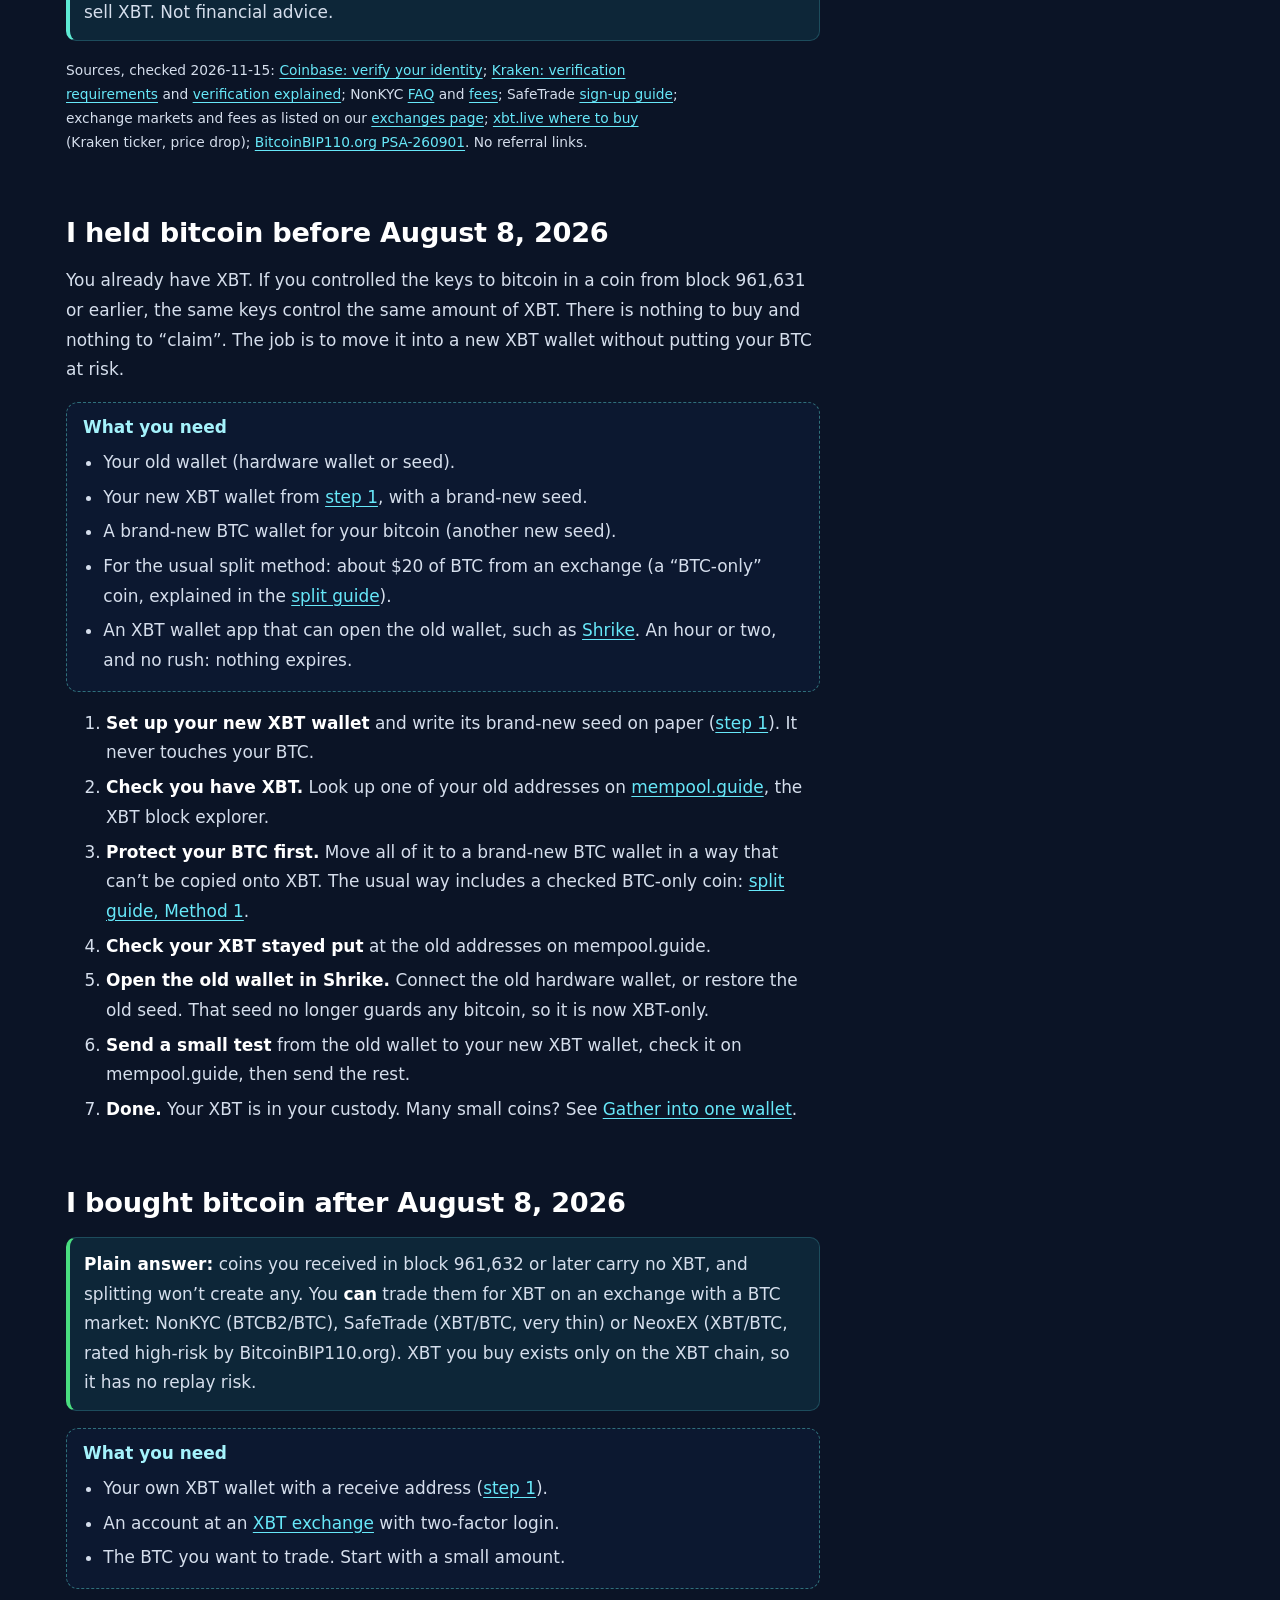
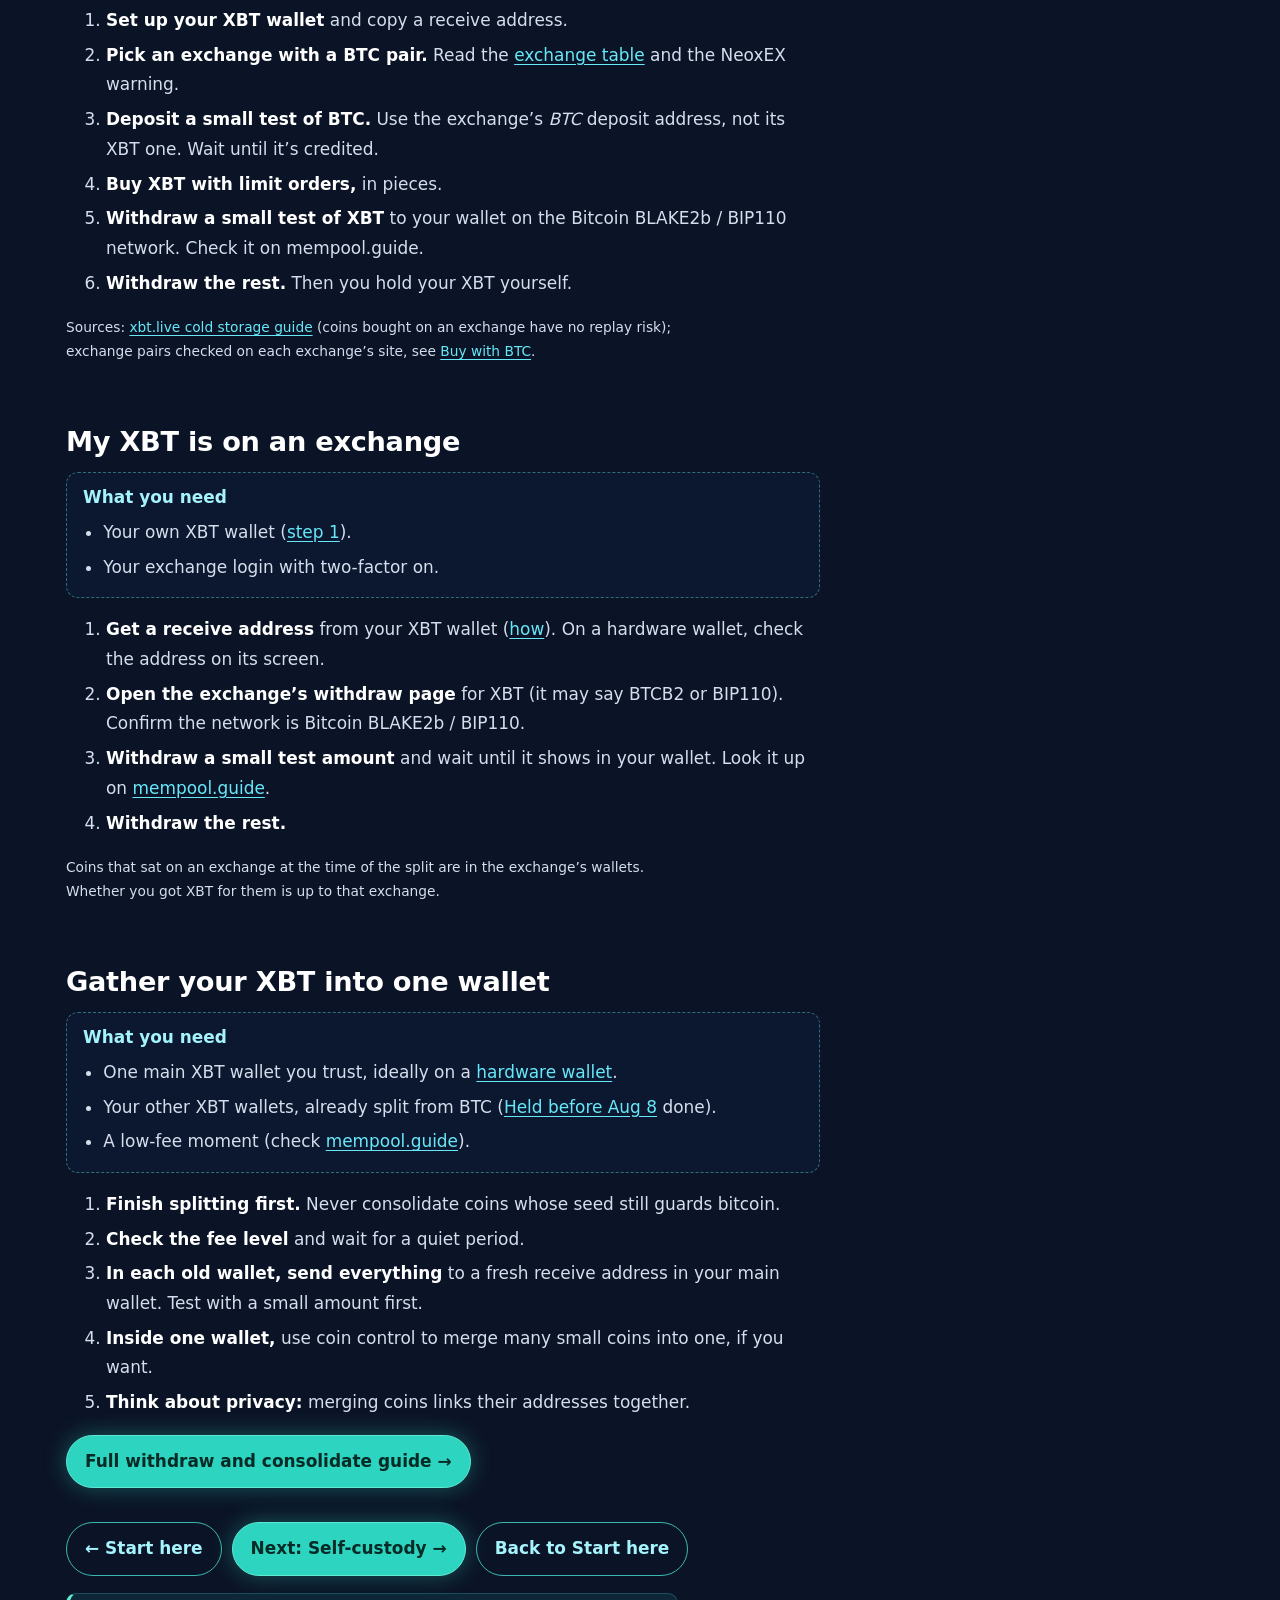
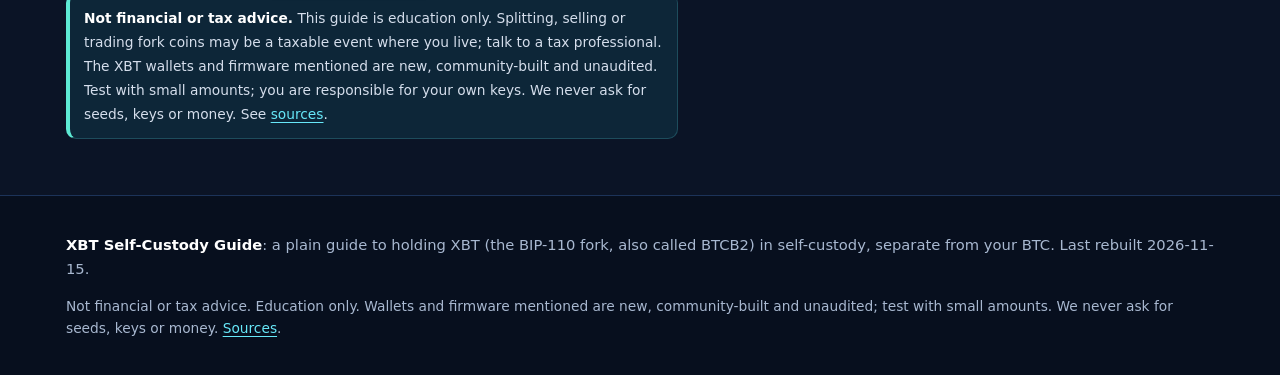
<file: paths/index.html>
<!doctype html>
<html lang="en"><head>
<meta charset="utf-8"><meta name="viewport" content="width=device-width,initial-scale=1">
<title>Your path to XBT, in full detail | XBT Self-Custody Guide</title><meta name="description" content="Every path to XBT in your own wallet, in full: from dollars, from bitcoin held before or after the August 8, 2026 split, from an exchange, and gathering coins, plus how to tell if a coin predates the split.">
<link rel="canonical" href="https://rasputin-69420.github.io/xbt-guide/paths/">
<meta property="og:title" content="Your path to XBT, in full detail | XBT Self-Custody Guide"><meta property="og:description" content="Every path to XBT in your own wallet, in full: from dollars, from bitcoin held before or after the August 8, 2026 split, from an exchange, and gathering coins, plus how to tell if a coin predates the split.">
<meta property="og:site_name" content="XBT Self-Custody Guide"><meta property="og:type" content="website"><meta property="og:url" content="https://rasputin-69420.github.io/xbt-guide/paths/">
<meta name="twitter:card" content="summary"><meta name="theme-color" content="#0b1426"><meta name="color-scheme" content="dark">
<link rel="stylesheet" href="../assets/style.css">
<link rel="icon" href="../assets/favicon.svg" type="image/svg+xml">
</head><body>
<header class="top"><div class="wrap bar">
<a class="logo" href="../"><span class="wordmark">XBT <b>Guide</b></span></a>
<nav><a href="../">Start here</a><a href="../wallets/">Set up Shrike</a><a href="../exchanges/">Exchanges</a><a href="../mesh/">Mesh networks</a><a href="../faq/">FAQ &amp; glossary</a></nav></div></header>
<main class="wrap"><article class="guide xguide"><p class="small"><a href="../">XBT guide</a> · updated 2026-11-15</p><nav class="xprog" aria-label="XBT guide steps"><p class="xstep-count">Step 2 of 12 &middot; <strong>Your path in detail</strong></p><div class="xbar" role="presentation"><span style="width:17%"></span></div><details class="xall"><summary>All guide pages</summary><ol class="xsteps"><li><a href="../">Start here</a></li><li><span aria-current="step">Your path in detail</span></li><li><a href="../self-custody/">Self-custody</a></li><li><a href="../wallets/">Set up Shrike</a></li><li><a href="../split/">Split BTC &amp; XBT</a></li><li><a href="../exchanges/">Exchanges</a></li><li><a href="../consolidate/">Withdraw &amp; consolidate</a></li><li><a href="../safety/">Safety checklist</a></li><li><a href="../why/">Why XBT</a></li><li><a href="../mesh/">Mesh networks</a></li><li><a href="../faq/">FAQ &amp; glossary</a></li><li><a href="../sources/">Sources</a></li></ol></details></nav><h1>Your path to XBT, in full detail</h1><div class="xquick"><p class="xquick-h">Quick version</p><ol><li>Find your situation below and follow its numbered steps.</li><li>Set up your XBT wallet first, and send a small test before the rest.</li><li>Never type a seed that still guards bitcoin into new or unfamiliar software.</li></ol></div>
<p class="lead">The full version of each path on <a href="../">Start here</a>, with every caveat, fee and source. Whatever your path, set up your own XBT wallet first (<a href="../#step1">step 1</a>).</p>
<p class="small">Jump to: <a href="#check">Before or after the split?</a> · <a href="#path-fiat">I have dollars</a> · <a href="#path-a">Held before Aug 8</a> · <a href="#path-b">Bought after Aug 8</a> · <a href="#path-c">On an exchange</a> · <a href="#path-d">Gather into one wallet</a></p>
<div class="callout answer">
<p><strong>Two quick answers</strong></p>
<p><strong>How do I take custody of XBT?</strong> Get an XBT wallet that only you control: a <a href="../self-custody/">hardware wallet that signs XBT</a>, or <a href="../wallets/">Shrike</a> on your computer (it needs your own Bitcoin Knots node). Make a brand-new seed, write it on paper, then send your XBT to an address from that wallet, small test first. Once the coins sit at an address whose seed only you hold, they are in your custody.</p>
<p><strong>Can I turn bitcoin I got after August 8, 2026 into XBT?</strong> Not by splitting. Coins you got after the split exist only on the BTC chain, so there is no XBT &ldquo;inside&rdquo; them. You can <strong>trade</strong> them for XBT on an exchange that has a BTC/XBT market, then withdraw the XBT to your own wallet. See <a href="#path-b">Bought after Aug 8</a>.</p>
</div>
<p class="callout"><strong>Golden rule:</strong> never type a seed that still guards bitcoin into new or unfamiliar software. Move your BTC to a fresh wallet first. Nobody needs your seed to &ldquo;claim&rdquo; anything.</p>

<h2 id="check">Not sure if your coins are from before the split?</h2>
<p><strong>The cut-off is block 961,631.</strong> That is the last block the BTC and XBT chains share. We checked that block 961,631 has the same hash on a BTC explorer (<a href="https://mempool.space/block/00000000000000000000807f9dc917442a67910426d79ebb2f8aa2149327ce8a" rel="noopener" target="_blank">mempool.space</a>) and on the XBT explorer <a href="https://mempool.guide/" rel="noopener" target="_blank">mempool.guide</a>, and that block 961,632 (mined August 8, 2026) is different on each.</p>
<ol>
<li><strong>Find the transaction that paid you the coin.</strong> In your wallet, open the transaction and copy its transaction ID.</li>
<li><strong>Look it up on a BTC block explorer</strong> and read its block height.</li>
<li><strong>Height 961,631 or lower:</strong> the coin existed before the split, so the same coin exists on XBT too, unless it has already been spent on the XBT chain. Follow <a href="#path-a">Held before Aug 8</a>.</li>
<li><strong>Height 961,632 or higher:</strong> the coin was made after the split. It is normally BTC-only. To be sure, search the same transaction ID on <a href="https://mempool.guide/" rel="noopener" target="_blank">mempool.guide</a>: <em>not found</em> means BTC-only (<a href="#path-b">Bought after Aug 8</a>). <em>Found</em> means that transaction was also copied onto XBT (a &ldquo;replay&rdquo;), so you have XBT there as well.</li>
</ol>
<p class="small">Privacy note: an explorer website can see which transactions and addresses you look up. xbt.live also offers a read-only <a href="https://xbt.live/check/" rel="noopener" target="_blank">&ldquo;Do I have XBT?&rdquo; address checker</a> (no keys asked). Never type a seed or private key into any checker. Sources: <a href="https://xbt.live/history/" rel="noopener" target="_blank">xbt.live history</a> (BIP-110 enforced from block 961,632 on August 8, 2026); <a href="https://xbt.live/cold-storage/" rel="noopener" target="_blank">xbt.live cold storage guide</a> (&ldquo;share all history up to block 961,632&rdquo;); <a href="https://xbt.live/news/how-to-claim-and-sell-xbt" rel="noopener" target="_blank">xbt.live claim guide</a> (checking a transaction ID on an XBT explorer); block hashes checked on mempool.space and mempool.guide on November 15, 2026.</p>

<h2 id="path-fiat">I have dollars and want XBT</h2>
<p>XBT isn&rsquo;t sold for dollars on any big app. You buy bitcoin (or a dollar stablecoin) first, trade it for XBT on a small exchange, then withdraw the XBT to your own wallet.</p>
<div class="need"><strong>What you need</strong><ul>
<li>A photo ID for a mainstream app such as <a href="https://www.coinbase.com/" rel="noopener" target="_blank">Coinbase</a> or <a href="https://www.kraken.com/" rel="noopener" target="_blank">Kraken</a>. Both require identity verification to buy, per their own help pages.</li>
<li>Your own XBT wallet, set up and tested (<a href="../#step1">step 1</a>).</li>
<li>An account at an XBT exchange with two-factor login (<a href="../exchanges/">which ones</a>).</li>
<li>Money you can afford to lose. Start small.</li>
</ul></div>
<ol>
<li><strong>Set up your XBT wallet first</strong> (<a href="../self-custody/">hardware wallet</a> or <a href="../wallets/">Shrike</a>), so you have a receive address ready.</li>
<li><strong>Buy bitcoin on a mainstream app.</strong> Coinbase and Kraken both ask for a government photo ID. Kraken says verification usually takes under 30 minutes; Coinbase says you hear back within 24 hours. Careful: on Kraken, &ldquo;XBT&rdquo; is its code for <strong>ordinary bitcoin</strong>, not the XBT in this guide.</li>
<li><strong>Or buy a stablecoin instead.</strong> Some XBT markets trade against USDT or USDC: NonKYC (BTCB2/USDT), SafeTrade (XBT/USDT, XBT/USDC) and NeoxEX (XBT/USDT, XBT/USDC; read <a href="../exchanges/">our warning</a> first). Before you send a stablecoin, check which network the exchange accepts for that deposit. Sending on the wrong network can lose the funds.</li>
<li><strong>Open an XBT exchange account</strong> and turn on two-factor login. NonKYC&rsquo;s FAQ says it has no identity check, and SafeTrade&rsquo;s sign-up guide has no ID step.</li>
<li><strong>Send a small test deposit.</strong> On the XBT exchange, get a <em>BTC</em> deposit address (Bitcoin network) or the stablecoin address. Send a small amount from the mainstream app and wait until it&rsquo;s credited. Then send the rest.</li>
<li><strong>Trade for XBT with a limit order.</strong> Use the BTC/XBT (or BTCB2/BTC) market, or the USDT/USDC one. Order books are thin, so buy in pieces. Base trading fees: NonKYC 0.2%, SafeTrade 0.10%, NeoxEX 0.1% maker / 0.2% taker.</li>
<li><strong>Withdraw a small test of XBT to your own wallet.</strong> Pick the Bitcoin BLAKE2b / BIP110 network, paste a receive address from your wallet, and check that the coins arrive (look the transaction up on <a href="https://mempool.guide/" rel="noopener" target="_blank">mempool.guide</a>). NonKYC charged 0.0039 BTCB2 per XBT withdrawal when we checked.</li>
<li><strong>Withdraw the rest.</strong> Don&rsquo;t leave coins on a small exchange.</li>
</ol>
<p class="callout"><strong>Before you start:</strong> XBT is young, thinly traded and high-risk. Prices have fallen more than 80% in weeks, and small exchanges can pause withdrawals or fail. BitcoinBIP110.org warns: don&rsquo;t send bitcoin to a website just because it claims to sell XBT. Not financial advice.</p>
<p class="small">Sources, checked 2026-11-15: <a href="https://help.coinbase.com/en/coinbase/getting-started/getting-started-with-coinbase/id-doc-verification" rel="noopener" target="_blank">Coinbase: verify your identity</a>; <a href="https://support.kraken.com/articles/201352206-verification-level-requirements" rel="noopener" target="_blank">Kraken: verification requirements</a> and <a href="https://support.kraken.com/articles/360001395743-verification-levels-explained" rel="noopener" target="_blank">verification explained</a>; NonKYC <a href="https://nonkyc.io/faq" rel="noopener" target="_blank">FAQ</a> and <a href="https://nonkyc.io/fees" rel="noopener" target="_blank">fees</a>; SafeTrade <a href="https://safetrade.com/help/faq/how-to-register-safetrade-account" rel="noopener" target="_blank">sign-up guide</a>; exchange markets and fees as listed on our <a href="../exchanges/">exchanges page</a>; <a href="https://xbt.live/buy/" rel="noopener" target="_blank">xbt.live where to buy</a> (Kraken ticker, price drop); <a href="https://bitcoinbip110.org/psa/" rel="noopener" target="_blank">BitcoinBIP110.org PSA-260901</a>. No referral links.</p>

<h2 id="path-a">I held bitcoin before August 8, 2026</h2>
<p>You already have XBT. If you controlled the keys to bitcoin in a coin from block 961,631 or earlier, the same keys control the same amount of XBT. There is nothing to buy and nothing to &ldquo;claim&rdquo;. The job is to move it into a new XBT wallet without putting your BTC at risk.</p>
<div class="need"><strong>What you need</strong><ul>
<li>Your old wallet (hardware wallet or seed).</li>
<li>Your new XBT wallet from <a href="../#step1">step 1</a>, with a brand-new seed.</li>
<li>A brand-new BTC wallet for your bitcoin (another new seed).</li>
<li>For the usual split method: about $20 of BTC from an exchange (a &ldquo;BTC-only&rdquo; coin, explained in the <a href="../split/#method-a">split guide</a>).</li>
<li>An XBT wallet app that can open the old wallet, such as <a href="../wallets/">Shrike</a>. An hour or two, and no rush: nothing expires.</li>
</ul></div>
<ol>
<li><strong>Set up your new XBT wallet</strong> and write its brand-new seed on paper (<a href="../#step1">step 1</a>). It never touches your BTC.</li>
<li><strong>Check you have XBT.</strong> Look up one of your old addresses on <a href="https://mempool.guide/" rel="noopener" target="_blank">mempool.guide</a>, the XBT block explorer.</li>
<li><strong>Protect your BTC first.</strong> Move all of it to a brand-new BTC wallet in a way that can&rsquo;t be copied onto XBT. The usual way includes a checked BTC-only coin: <a href="../split/#method-a">split guide, Method 1</a>.</li>
<li><strong>Check your XBT stayed put</strong> at the old addresses on mempool.guide.</li>
<li><strong>Open the old wallet in Shrike.</strong> Connect the old hardware wallet, or restore the old seed. That seed no longer guards any bitcoin, so it is now XBT-only.</li>
<li><strong>Send a small test</strong> from the old wallet to your new XBT wallet, check it on mempool.guide, then send the rest.</li>
<li><strong>Done.</strong> Your XBT is in your custody. Many small coins? See <a href="#path-d">Gather into one wallet</a>.</li>
</ol>

<h2 id="path-b">I bought bitcoin after August 8, 2026</h2>
<p class="callout answer"><strong>Plain answer:</strong> coins you received in block 961,632 or later carry no XBT, and splitting won&rsquo;t create any. You <strong>can</strong> trade them for XBT on an exchange with a BTC market: NonKYC (BTCB2/BTC), SafeTrade (XBT/BTC, very thin) or NeoxEX (XBT/BTC, rated high-risk by BitcoinBIP110.org). XBT you buy exists only on the XBT chain, so it has no replay risk.</p>
<div class="need"><strong>What you need</strong><ul>
<li>Your own XBT wallet with a receive address (<a href="../#step1">step 1</a>).</li>
<li>An account at an <a href="../exchanges/">XBT exchange</a> with two-factor login.</li>
<li>The BTC you want to trade. Start with a small amount.</li>
</ul></div>
<ol>
<li><strong>Set up your XBT wallet</strong> and copy a receive address.</li>
<li><strong>Pick an exchange with a BTC pair.</strong> Read the <a href="../exchanges/">exchange table</a> and the NeoxEX warning.</li>
<li><strong>Deposit a small test of BTC.</strong> Use the exchange&rsquo;s <em>BTC</em> deposit address, not its XBT one. Wait until it&rsquo;s credited.</li>
<li><strong>Buy XBT with limit orders,</strong> in pieces.</li>
<li><strong>Withdraw a small test of XBT</strong> to your wallet on the Bitcoin BLAKE2b / BIP110 network. Check it on mempool.guide.</li>
<li><strong>Withdraw the rest.</strong> Then you hold your XBT yourself.</li>
</ol>
<p class="small">Sources: <a href="https://xbt.live/cold-storage/" rel="noopener" target="_blank">xbt.live cold storage guide</a> (coins bought on an exchange have no replay risk); exchange pairs checked on each exchange&rsquo;s site, see <a href="../exchanges/">Buy with BTC</a>.</p>

<h2 id="path-c">My XBT is on an exchange</h2>
<div class="need"><strong>What you need</strong><ul>
<li>Your own XBT wallet (<a href="../#step1">step 1</a>).</li>
<li>Your exchange login with two-factor on.</li>
</ul></div>
<ol>
<li><strong>Get a receive address</strong> from your XBT wallet (<a href="../wallets/#receive">how</a>). On a hardware wallet, check the address on its screen.</li>
<li><strong>Open the exchange&rsquo;s withdraw page</strong> for XBT (it may say BTCB2 or BIP110). Confirm the network is Bitcoin BLAKE2b / BIP110.</li>
<li><strong>Withdraw a small test amount</strong> and wait until it shows in your wallet. Look it up on <a href="https://mempool.guide/" rel="noopener" target="_blank">mempool.guide</a>.</li>
<li><strong>Withdraw the rest.</strong></li>
</ol>
<p class="small">Coins that sat on an exchange at the time of the split are in the exchange&rsquo;s wallets. Whether you got XBT for them is up to that exchange.</p>

<h2 id="path-d">Gather your XBT into one wallet</h2>
<div class="need"><strong>What you need</strong><ul>
<li>One main XBT wallet you trust, ideally on a <a href="../self-custody/">hardware wallet</a>.</li>
<li>Your other XBT wallets, already split from BTC (<a href="#path-a">Held before Aug 8</a> done).</li>
<li>A low-fee moment (check <a href="https://mempool.guide/" rel="noopener" target="_blank">mempool.guide</a>).</li>
</ul></div>
<ol>
<li><strong>Finish splitting first.</strong> Never consolidate coins whose seed still guards bitcoin.</li>
<li><strong>Check the fee level</strong> and wait for a quiet period.</li>
<li><strong>In each old wallet, send everything</strong> to a fresh receive address in your main wallet. Test with a small amount first.</li>
<li><strong>Inside one wallet,</strong> use coin control to merge many small coins into one, if you want.</li>
<li><strong>Think about privacy:</strong> merging coins links their addresses together.</li>
</ol>
<p><a class="btn" href="../consolidate/">Full withdraw and consolidate guide &rarr;</a></p>

<p class="xpager"><a class="btn alt" href="../">&larr; Start here</a> <a class="btn" href="../self-custody/">Next: Self-custody &rarr;</a> <a class="btn alt" href="../">Back to Start here</a></p><p class="callout small"><strong>Not financial or tax advice.</strong> This guide is education only. Splitting, selling or trading fork coins may be a taxable event where you live; talk to a tax professional. The XBT wallets and firmware mentioned are new, community-built and unaudited. Test with small amounts; you are responsible for your own keys. We never ask for seeds, keys or money. See <a href="../sources/">sources</a>.</p></article></main>
<footer class="foot"><div class="wrap">
<p><strong>XBT Self-Custody Guide</strong>: a plain guide to holding XBT (the BIP-110 fork, also called BTCB2) in self-custody, separate from your BTC. Last rebuilt 2026-11-15.</p>
<p class="small">Not financial or tax advice. Education only. Wallets and firmware mentioned are new, community-built and unaudited; test with small amounts. We never ask for seeds, keys or money. <a href="../sources/">Sources</a>.</p>
</div></footer>
</body></html>
</file>
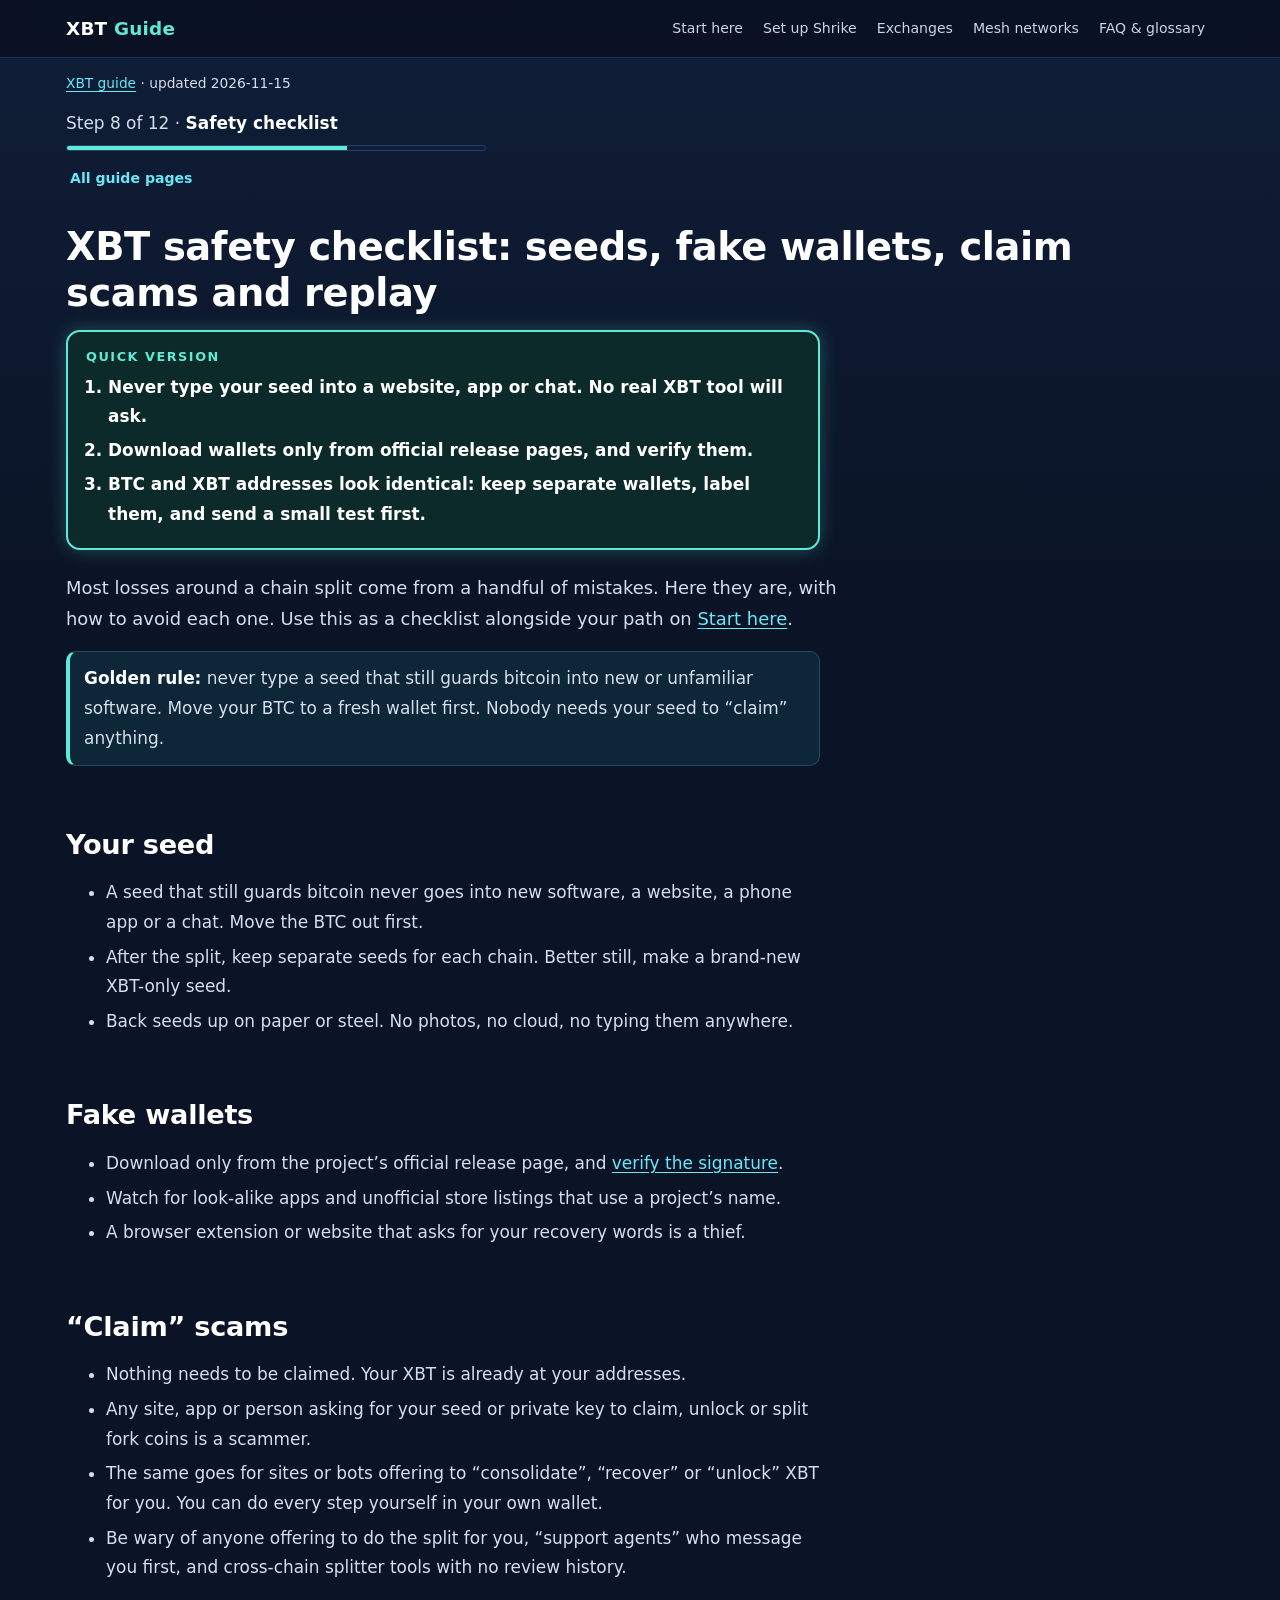
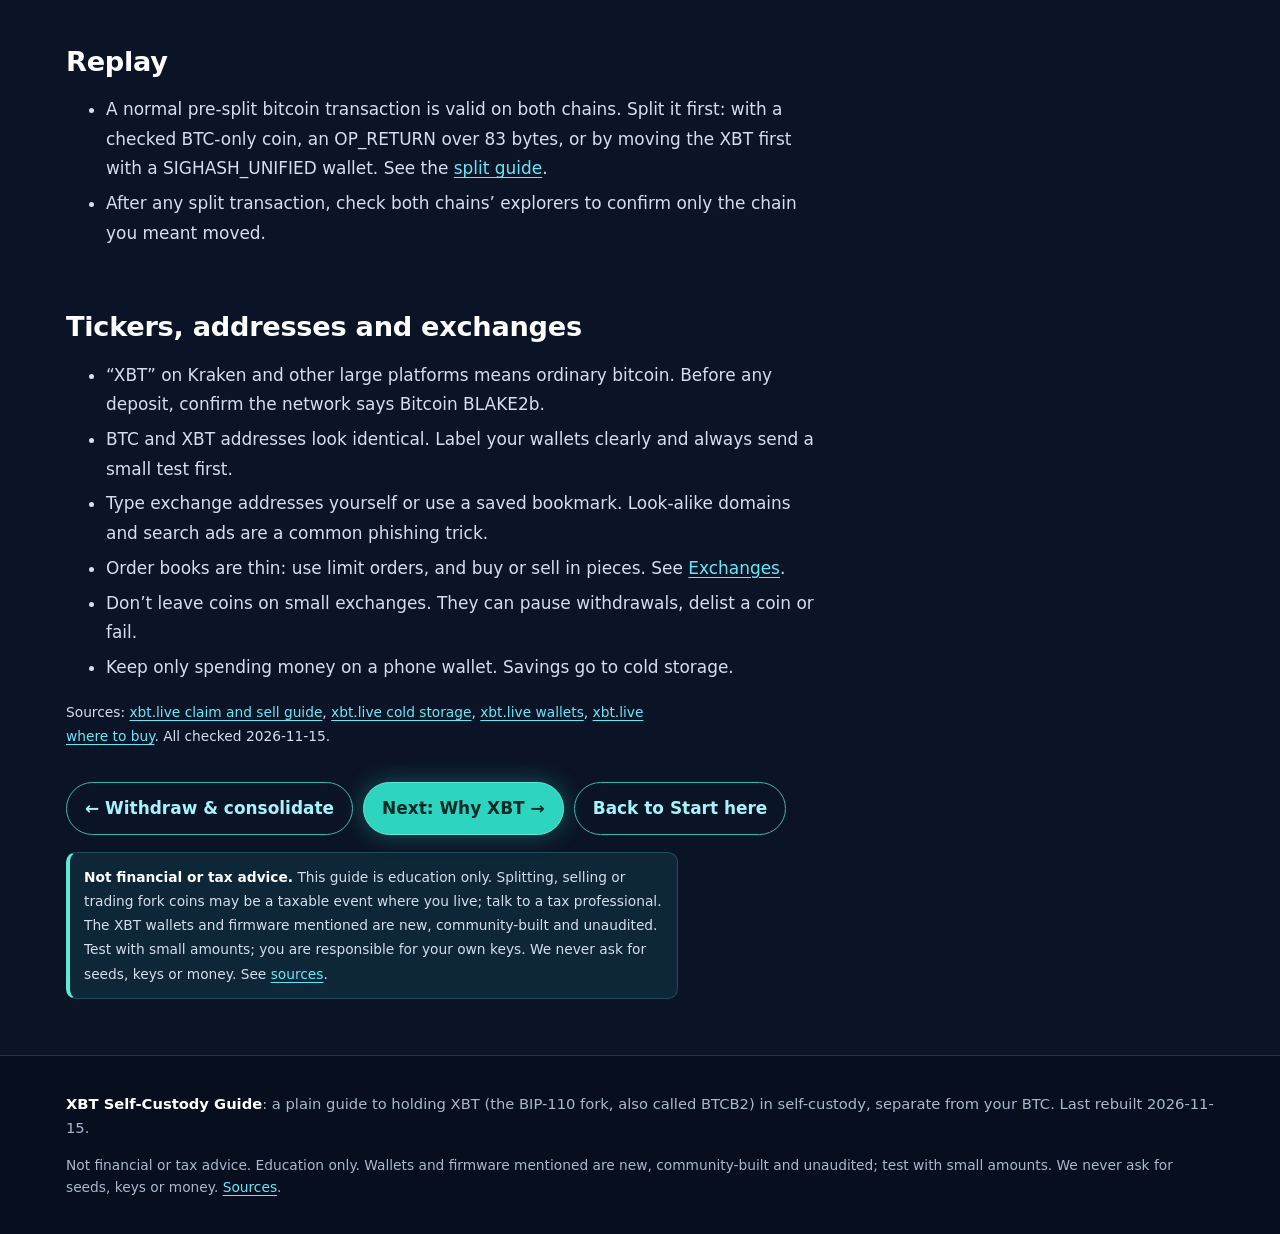
<file: safety/index.html>
<!doctype html>
<html lang="en"><head>
<meta charset="utf-8"><meta name="viewport" content="width=device-width,initial-scale=1">
<title>XBT safety checklist: seeds, fake wallets, claim scams and replay | XBT Self-Custody Guide</title><meta name="description" content="How to avoid losing BTC or XBT around the August 2026 split: protect your seed, spot fake wallets and claim scams, and avoid replay.">
<link rel="canonical" href="https://rasputin-69420.github.io/xbt-guide/safety/">
<meta property="og:title" content="XBT safety checklist: seeds, fake wallets, claim scams and replay | XBT Self-Custody Guide"><meta property="og:description" content="How to avoid losing BTC or XBT around the August 2026 split: protect your seed, spot fake wallets and claim scams, and avoid replay.">
<meta property="og:site_name" content="XBT Self-Custody Guide"><meta property="og:type" content="website"><meta property="og:url" content="https://rasputin-69420.github.io/xbt-guide/safety/">
<meta name="twitter:card" content="summary"><meta name="theme-color" content="#0b1426"><meta name="color-scheme" content="dark">
<link rel="stylesheet" href="../assets/style.css">
<link rel="icon" href="../assets/favicon.svg" type="image/svg+xml">
</head><body>
<header class="top"><div class="wrap bar">
<a class="logo" href="../"><span class="wordmark">XBT <b>Guide</b></span></a>
<nav><a href="../">Start here</a><a href="../wallets/">Set up Shrike</a><a href="../exchanges/">Exchanges</a><a href="../mesh/">Mesh networks</a><a href="../faq/">FAQ &amp; glossary</a></nav></div></header>
<main class="wrap"><article class="guide xguide"><p class="small"><a href="../">XBT guide</a> · updated 2026-11-15</p><nav class="xprog" aria-label="XBT guide steps"><p class="xstep-count">Step 8 of 12 &middot; <strong>Safety checklist</strong></p><div class="xbar" role="presentation"><span style="width:67%"></span></div><details class="xall"><summary>All guide pages</summary><ol class="xsteps"><li><a href="../">Start here</a></li><li><a href="../paths/">Your path in detail</a></li><li><a href="../self-custody/">Self-custody</a></li><li><a href="../wallets/">Set up Shrike</a></li><li><a href="../split/">Split BTC &amp; XBT</a></li><li><a href="../exchanges/">Exchanges</a></li><li><a href="../consolidate/">Withdraw &amp; consolidate</a></li><li><span aria-current="step">Safety checklist</span></li><li><a href="../why/">Why XBT</a></li><li><a href="../mesh/">Mesh networks</a></li><li><a href="../faq/">FAQ &amp; glossary</a></li><li><a href="../sources/">Sources</a></li></ol></details></nav><h1>XBT safety checklist: seeds, fake wallets, claim scams and replay</h1><div class="xquick"><p class="xquick-h">Quick version</p><ol><li>Never type your seed into a website, app or chat. No real XBT tool will ask.</li><li>Download wallets only from official release pages, and verify them.</li><li>BTC and XBT addresses look identical: keep separate wallets, label them, and send a small test first.</li></ol></div>
<p class="lead">Most losses around a chain split come from a handful of mistakes. Here they are, with how to avoid each one. Use this as a checklist alongside your path on <a href="../">Start here</a>.</p>
<p class="callout"><strong>Golden rule:</strong> never type a seed that still guards bitcoin into new or unfamiliar software. Move your BTC to a fresh wallet first. Nobody needs your seed to &ldquo;claim&rdquo; anything.</p>

<h2>Your seed</h2>
<ul>
<li>A seed that still guards bitcoin never goes into new software, a website, a phone app or a chat. Move the BTC out first.</li>
<li>After the split, keep separate seeds for each chain. Better still, make a brand-new XBT-only seed.</li>
<li>Back seeds up on paper or steel. No photos, no cloud, no typing them anywhere.</li>
</ul>

<h2>Fake wallets</h2>
<ul>
<li>Download only from the project&rsquo;s official release page, and <a href="../wallets/">verify the signature</a>.</li>
<li>Watch for look-alike apps and unofficial store listings that use a project&rsquo;s name.</li>
<li>A browser extension or website that asks for your recovery words is a thief.</li>
</ul>

<h2>&ldquo;Claim&rdquo; scams</h2>
<ul>
<li>Nothing needs to be claimed. Your XBT is already at your addresses.</li>
<li>Any site, app or person asking for your seed or private key to claim, unlock or split fork coins is a scammer.</li>
<li>The same goes for sites or bots offering to &ldquo;consolidate&rdquo;, &ldquo;recover&rdquo; or &ldquo;unlock&rdquo; XBT for you. You can do every step yourself in your own wallet.</li>
<li>Be wary of anyone offering to do the split for you, &ldquo;support agents&rdquo; who message you first, and cross-chain splitter tools with no review history.</li>
</ul>

<h2>Replay</h2>
<ul>
<li>A normal pre-split bitcoin transaction is valid on both chains. Split it first: with a checked BTC-only coin, an OP_RETURN over 83 bytes, or by moving the XBT first with a SIGHASH_UNIFIED wallet. See the <a href="../split/">split guide</a>.</li>
<li>After any split transaction, check both chains&rsquo; explorers to confirm only the chain you meant moved.</li>
</ul>

<h2>Tickers, addresses and exchanges</h2>
<ul>
<li>&ldquo;XBT&rdquo; on Kraken and other large platforms means ordinary bitcoin. Before any deposit, confirm the network says Bitcoin BLAKE2b.</li>
<li>BTC and XBT addresses look identical. Label your wallets clearly and always send a small test first.</li>
<li>Type exchange addresses yourself or use a saved bookmark. Look-alike domains and search ads are a common phishing trick.</li>
<li>Order books are thin: use limit orders, and buy or sell in pieces. See <a href="../exchanges/">Exchanges</a>.</li>
<li>Don&rsquo;t leave coins on small exchanges. They can pause withdrawals, delist a coin or fail.</li>
<li>Keep only spending money on a phone wallet. Savings go to cold storage.</li>
</ul>
<p class="small">Sources: <a href="https://xbt.live/news/how-to-claim-and-sell-xbt" rel="noopener" target="_blank">xbt.live claim and sell guide</a>, <a href="https://xbt.live/cold-storage/" rel="noopener" target="_blank">xbt.live cold storage</a>, <a href="https://xbt.live/wallets/" rel="noopener" target="_blank">xbt.live wallets</a>, <a href="https://xbt.live/buy/" rel="noopener" target="_blank">xbt.live where to buy</a>. All checked 2026-11-15.</p>
<p class="xpager"><a class="btn alt" href="../consolidate/">&larr; Withdraw &amp; consolidate</a> <a class="btn" href="../why/">Next: Why XBT &rarr;</a> <a class="btn alt" href="../">Back to Start here</a></p><p class="callout small"><strong>Not financial or tax advice.</strong> This guide is education only. Splitting, selling or trading fork coins may be a taxable event where you live; talk to a tax professional. The XBT wallets and firmware mentioned are new, community-built and unaudited. Test with small amounts; you are responsible for your own keys. We never ask for seeds, keys or money. See <a href="../sources/">sources</a>.</p></article></main>
<footer class="foot"><div class="wrap">
<p><strong>XBT Self-Custody Guide</strong>: a plain guide to holding XBT (the BIP-110 fork, also called BTCB2) in self-custody, separate from your BTC. Last rebuilt 2026-11-15.</p>
<p class="small">Not financial or tax advice. Education only. Wallets and firmware mentioned are new, community-built and unaudited; test with small amounts. We never ask for seeds, keys or money. <a href="../sources/">Sources</a>.</p>
</div></footer>
</body></html>
</file>
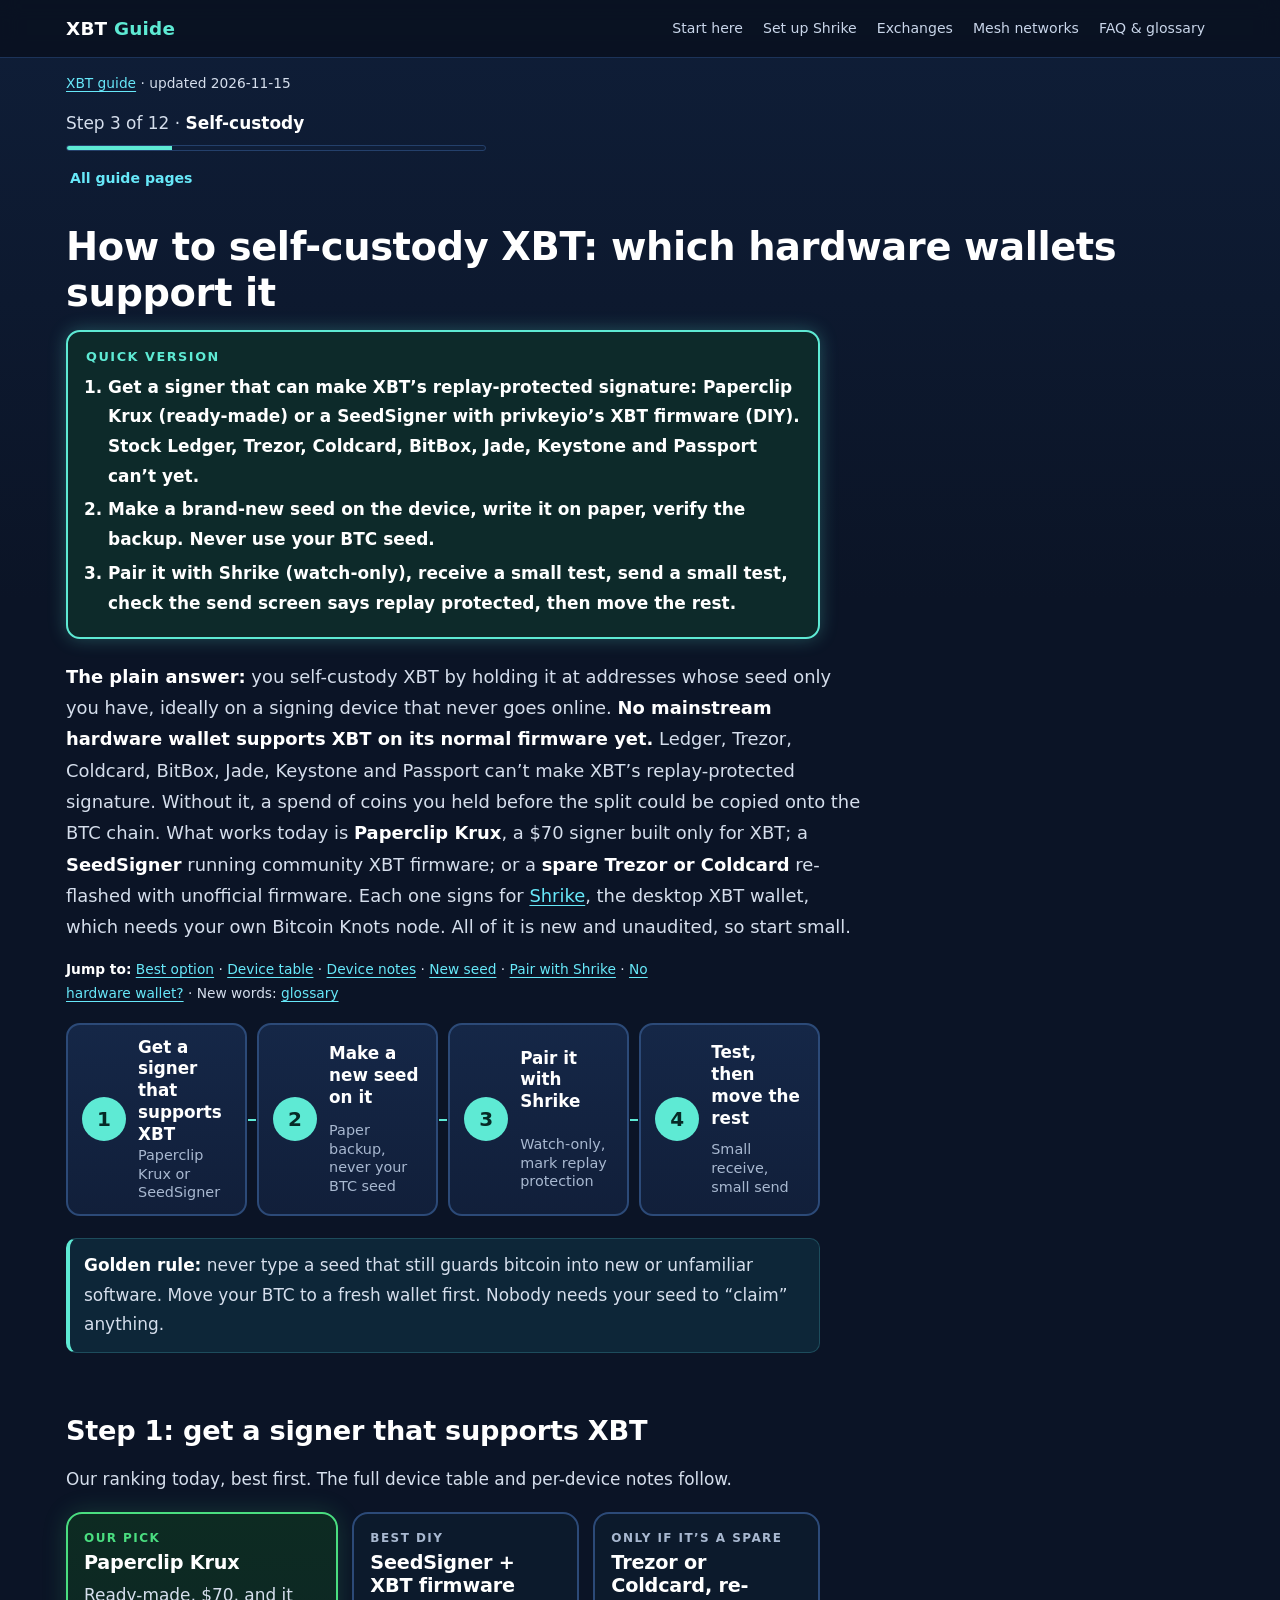
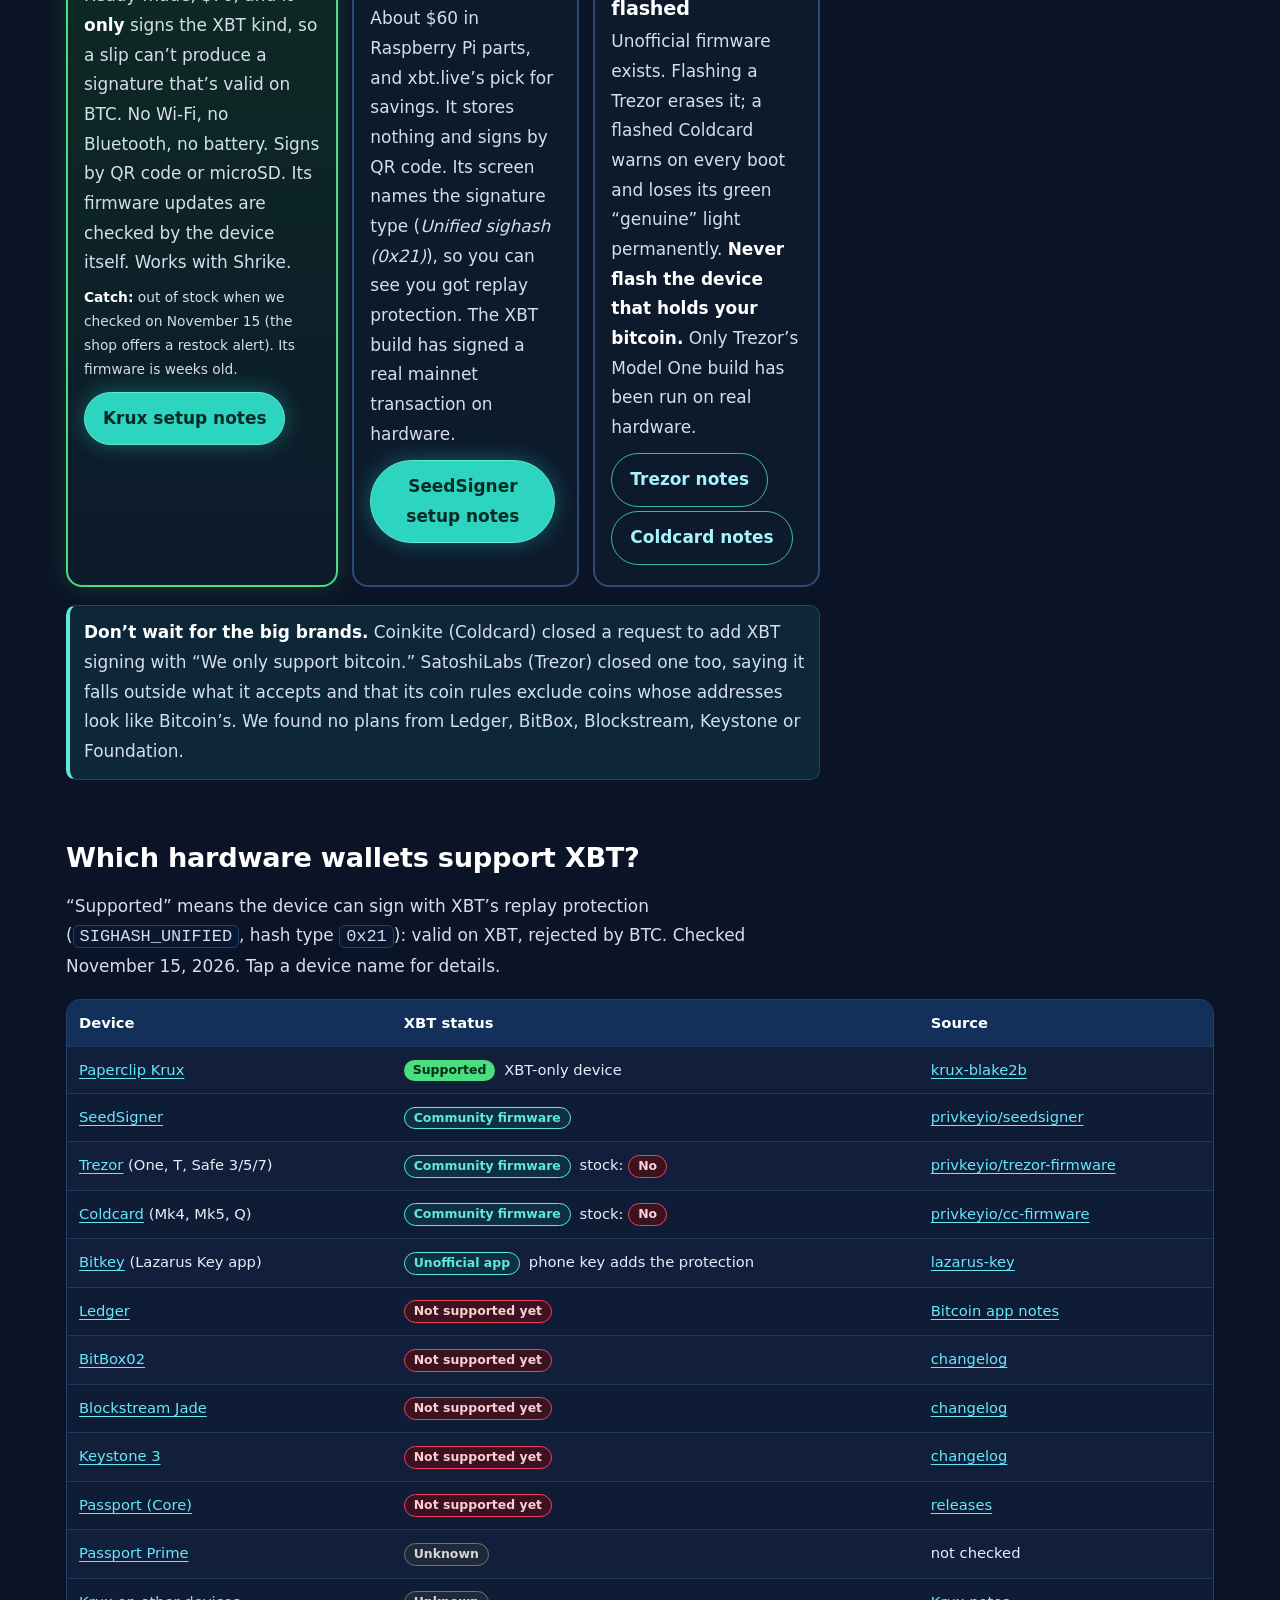
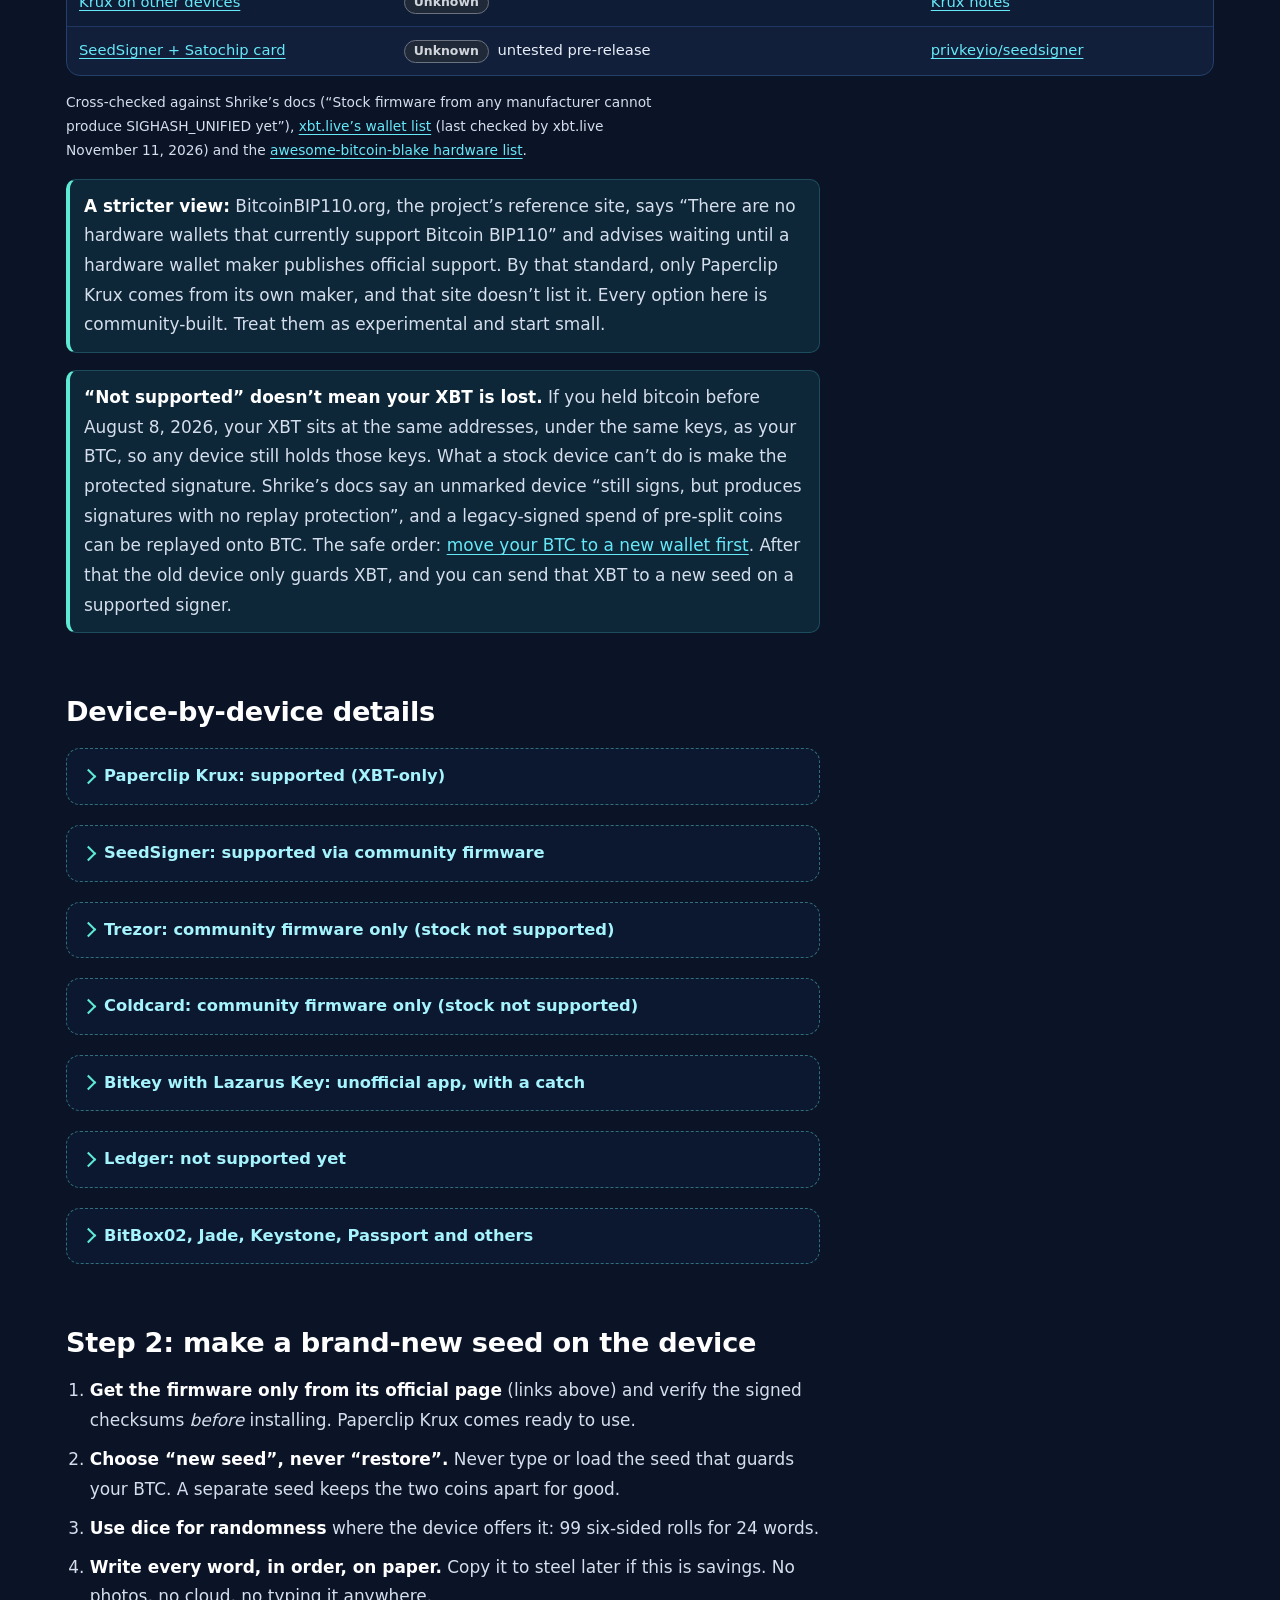
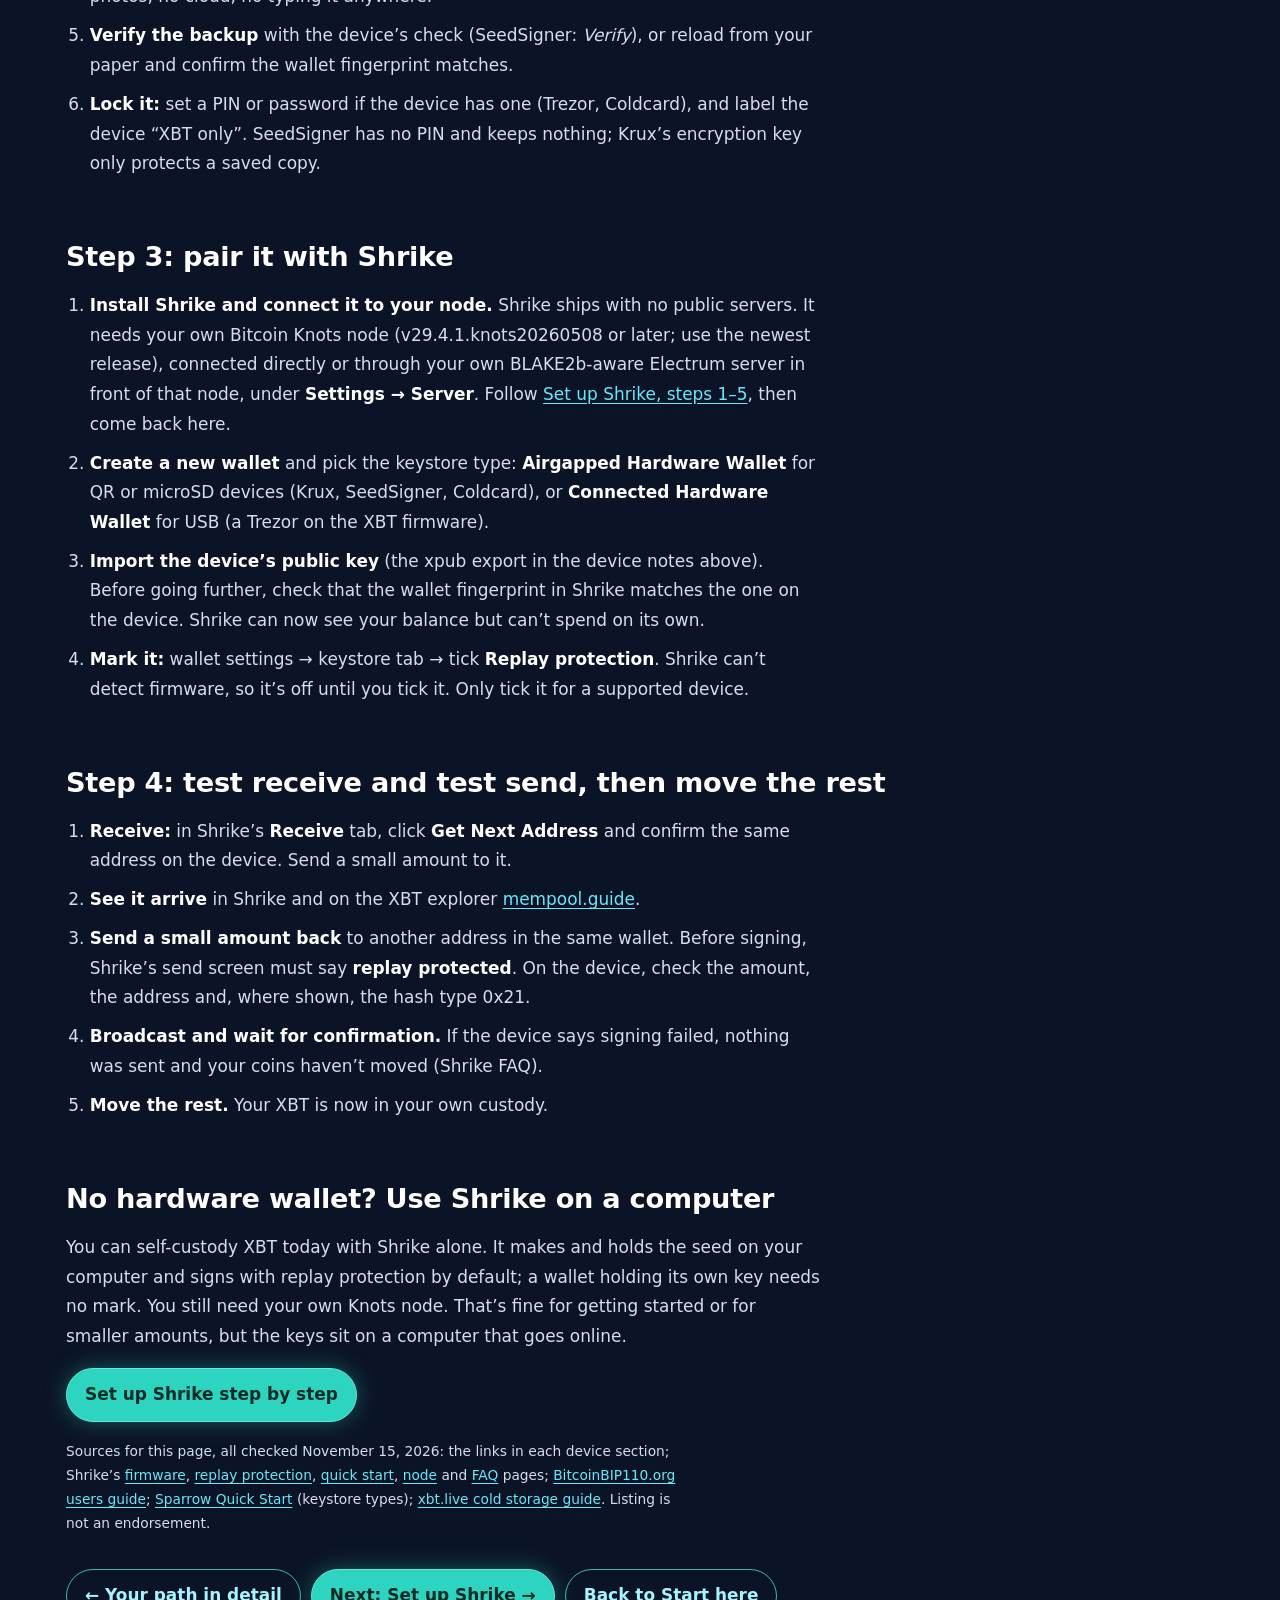
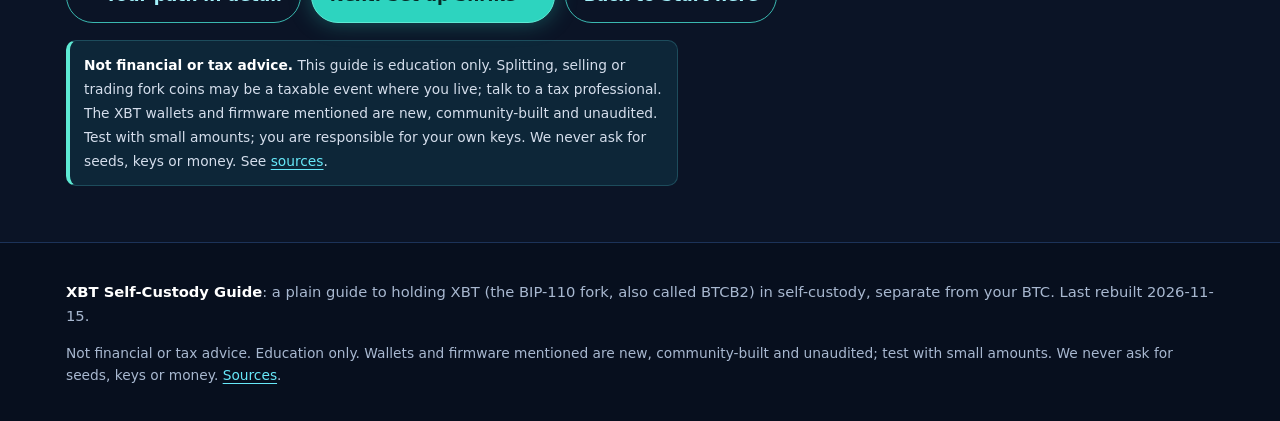
<file: self-custody/index.html>
<!doctype html>
<html lang="en"><head>
<meta charset="utf-8"><meta name="viewport" content="width=device-width,initial-scale=1">
<title>How to self-custody XBT: which hardware wallets support it | XBT Self-Custody Guide</title><meta name="description" content="Plain answer, checked November 15, 2026: which hardware wallets can hold and sign XBT (BTCB2, Bitcoin BLAKE2b) with replay protection, which can&#x27;t, the best option today, and step by step how to make a new seed on the device, pair it with Shrike and test it.">
<link rel="canonical" href="https://rasputin-69420.github.io/xbt-guide/self-custody/">
<meta property="og:title" content="How to self-custody XBT: which hardware wallets support it | XBT Self-Custody Guide"><meta property="og:description" content="Plain answer, checked November 15, 2026: which hardware wallets can hold and sign XBT (BTCB2, Bitcoin BLAKE2b) with replay protection, which can&#x27;t, the best option today, and step by step how to make a new seed on the device, pair it with Shrike and test it.">
<meta property="og:site_name" content="XBT Self-Custody Guide"><meta property="og:type" content="website"><meta property="og:url" content="https://rasputin-69420.github.io/xbt-guide/self-custody/">
<meta name="twitter:card" content="summary"><meta name="theme-color" content="#0b1426"><meta name="color-scheme" content="dark">
<link rel="stylesheet" href="../assets/style.css">
<link rel="icon" href="../assets/favicon.svg" type="image/svg+xml">
</head><body>
<header class="top"><div class="wrap bar">
<a class="logo" href="../"><span class="wordmark">XBT <b>Guide</b></span></a>
<nav><a href="../">Start here</a><a href="../wallets/">Set up Shrike</a><a href="../exchanges/">Exchanges</a><a href="../mesh/">Mesh networks</a><a href="../faq/">FAQ &amp; glossary</a></nav></div></header>
<main class="wrap"><article class="guide xguide"><p class="small"><a href="../">XBT guide</a> · updated 2026-11-15</p><nav class="xprog" aria-label="XBT guide steps"><p class="xstep-count">Step 3 of 12 &middot; <strong>Self-custody</strong></p><div class="xbar" role="presentation"><span style="width:25%"></span></div><details class="xall"><summary>All guide pages</summary><ol class="xsteps"><li><a href="../">Start here</a></li><li><a href="../paths/">Your path in detail</a></li><li><span aria-current="step">Self-custody</span></li><li><a href="../wallets/">Set up Shrike</a></li><li><a href="../split/">Split BTC &amp; XBT</a></li><li><a href="../exchanges/">Exchanges</a></li><li><a href="../consolidate/">Withdraw &amp; consolidate</a></li><li><a href="../safety/">Safety checklist</a></li><li><a href="../why/">Why XBT</a></li><li><a href="../mesh/">Mesh networks</a></li><li><a href="../faq/">FAQ &amp; glossary</a></li><li><a href="../sources/">Sources</a></li></ol></details></nav><h1>How to self-custody XBT: which hardware wallets support it</h1><div class="xquick"><p class="xquick-h">Quick version</p><ol><li>Get a signer that can make XBT&rsquo;s replay-protected signature: <strong>Paperclip Krux</strong> (ready-made) or a <strong>SeedSigner</strong> with privkeyio&rsquo;s XBT firmware (DIY). Stock Ledger, Trezor, Coldcard, BitBox, Jade, Keystone and Passport can&rsquo;t yet.</li><li>Make a <strong>brand-new seed on the device</strong>, write it on paper, verify the backup. Never use your BTC seed.</li><li>Pair it with <strong>Shrike</strong> (watch-only), receive a small test, send a small test, check the send screen says replay protected, then move the rest.</li></ol></div>
<p class="lead"><strong>The plain answer:</strong> you self-custody XBT by holding it at addresses whose seed only you have, ideally on a signing device that never goes online. <strong>No mainstream hardware wallet supports XBT on its normal firmware yet.</strong> Ledger, Trezor, Coldcard, BitBox, Jade, Keystone and Passport can&rsquo;t make XBT&rsquo;s replay-protected signature. Without it, a spend of coins you held before the split could be copied onto the BTC chain. What works today is <strong>Paperclip Krux</strong>, a $70 signer built only for XBT; a <strong>SeedSigner</strong> running community XBT firmware; or a <strong>spare Trezor or Coldcard</strong> re-flashed with unofficial firmware. Each one signs for <a href="../wallets/">Shrike</a>, the desktop XBT wallet, which needs your own Bitcoin Knots node. All of it is new and unaudited, so start small.</p>

<p class="small"><strong>Jump to:</strong> <a href="#best">Best option</a> · <a href="#table">Device table</a> · <a href="#devices">Device notes</a> · <a href="#seed">New seed</a> · <a href="#pair">Pair with Shrike</a> · <a href="#no-hardware">No hardware wallet?</a> · New words: <a href="../faq/#glossary">glossary</a></p>
<ol class="xflow" aria-label="Self-custody in four steps">
<li><a href="#best"><span class="xflow-n" aria-hidden="true">1</span><span class="xflow-t">Get a signer that supports XBT</span><span class="xflow-s">Paperclip Krux or SeedSigner</span></a></li>
<li><a href="#seed"><span class="xflow-n" aria-hidden="true">2</span><span class="xflow-t">Make a new seed on it</span><span class="xflow-s">Paper backup, never your BTC seed</span></a></li>
<li><a href="#pair"><span class="xflow-n" aria-hidden="true">3</span><span class="xflow-t">Pair it with Shrike</span><span class="xflow-s">Watch-only, mark replay protection</span></a></li>
<li><a href="#test"><span class="xflow-n" aria-hidden="true">4</span><span class="xflow-t">Test, then move the rest</span><span class="xflow-s">Small receive, small send</span></a></li>
</ol>
<p class="callout"><strong>Golden rule:</strong> never type a seed that still guards bitcoin into new or unfamiliar software. Move your BTC to a fresh wallet first. Nobody needs your seed to &ldquo;claim&rdquo; anything.</p>

<h2 id="best">Step 1: get a signer that supports XBT</h2>
<p>Our ranking today, best first. The full device table and per-device notes follow.</p>
<div class="xpicks">
<div class="xpick xpick-top"><p class="xpick-tag">Our pick</p><h3>Paperclip Krux</h3>
<p>Ready-made, $70, and it <strong>only</strong> signs the XBT kind, so a slip can&rsquo;t produce a signature that&rsquo;s valid on BTC. No Wi-Fi, no Bluetooth, no battery. Signs by QR code or microSD. Its firmware updates are checked by the device itself. Works with Shrike.</p>
<p class="small"><strong>Catch:</strong> out of stock when we checked on November 15 (the shop offers a restock alert). Its firmware is weeks old.</p>
<p><a class="btn" href="#dev-krux">Krux setup notes</a></p></div>
<div class="xpick"><p class="xpick-tag">Best DIY</p><h3>SeedSigner + XBT firmware</h3>
<p>About $60 in Raspberry Pi parts, and xbt.live&rsquo;s pick for savings. It stores nothing and signs by QR code. Its screen names the signature type (<em>Unified sighash (0x21)</em>), so you can see you got replay protection. The XBT build has signed a real mainnet transaction on hardware.</p>
<p><a class="btn" href="#dev-seedsigner">SeedSigner setup notes</a></p></div>
<div class="xpick"><p class="xpick-tag">Only if it&rsquo;s a spare</p><h3>Trezor or Coldcard, re-flashed</h3>
<p>Unofficial firmware exists. Flashing a Trezor erases it; a flashed Coldcard warns on every boot and loses its green &ldquo;genuine&rdquo; light permanently. <strong>Never flash the device that holds your bitcoin.</strong> Only Trezor&rsquo;s Model One build has been run on real hardware.</p>
<p><a class="btn alt" href="#dev-trezor">Trezor notes</a> <a class="btn alt" href="#dev-coldcard">Coldcard notes</a></p></div>
</div>
<p class="callout"><strong>Don&rsquo;t wait for the big brands.</strong> Coinkite (Coldcard) closed a request to add XBT signing with &ldquo;We only support bitcoin.&rdquo; SatoshiLabs (Trezor) closed one too, saying it falls outside what it accepts and that its coin rules exclude coins whose addresses look like Bitcoin&rsquo;s. We found no plans from Ledger, BitBox, Blockstream, Keystone or Foundation.</p>

<h2 id="table">Which hardware wallets support XBT?</h2>
<p>&ldquo;Supported&rdquo; means the device can sign with XBT&rsquo;s replay protection (<code>SIGHASH_UNIFIED</code>, hash type <code>0x21</code>): valid on XBT, rejected by BTC. Checked November 15, 2026. Tap a device name for details.</p>
<div class="tablewrap"><table class="data xhwtable">
<thead><tr><th scope="col">Device</th><th scope="col">XBT status</th><th scope="col">Source</th></tr></thead>
<tbody>
<tr><td><a href="#dev-krux">Paperclip Krux</a></td><td><span class="xb xb-ok">Supported</span> XBT-only device</td><td><a href="https://github.com/connorslab/krux-blake2b" rel="noopener" target="_blank">krux-blake2b</a></td></tr>
<tr><td><a href="#dev-seedsigner">SeedSigner</a></td><td><span class="xb xb-comm">Community firmware</span></td><td><a href="https://github.com/privkeyio/seedsigner/releases" rel="noopener" target="_blank">privkeyio/seedsigner</a></td></tr>
<tr><td><a href="#dev-trezor">Trezor</a> (One, T, Safe 3/5/7)</td><td><span class="xb xb-comm">Community firmware</span> stock: <span class="xb xb-no">No</span></td><td><a href="https://github.com/privkeyio/trezor-firmware/releases" rel="noopener" target="_blank">privkeyio/trezor-firmware</a></td></tr>
<tr><td><a href="#dev-coldcard">Coldcard</a> (Mk4, Mk5, Q)</td><td><span class="xb xb-comm">Community firmware</span> stock: <span class="xb xb-no">No</span></td><td><a href="https://github.com/privkeyio/cc-firmware/releases" rel="noopener" target="_blank">privkeyio/cc-firmware</a></td></tr>
<tr><td><a href="#dev-bitkey">Bitkey</a> (Lazarus Key app)</td><td><span class="xb xb-comm">Unofficial app</span> phone key adds the protection</td><td><a href="https://github.com/AwokenLazarus/lazarus-key/blob/main/XBT.md" rel="noopener" target="_blank">lazarus-key</a></td></tr>
<tr><td><a href="#dev-ledger">Ledger</a></td><td><span class="xb xb-no">Not supported yet</span></td><td><a href="https://github.com/LedgerHQ/app-bitcoin-new/blob/develop/CHANGELOG.md" rel="noopener" target="_blank">Bitcoin app notes</a></td></tr>
<tr><td><a href="#dev-others">BitBox02</a></td><td><span class="xb xb-no">Not supported yet</span></td><td><a href="https://github.com/BitBoxSwiss/bitbox02-firmware/blob/master/CHANGELOG.md" rel="noopener" target="_blank">changelog</a></td></tr>
<tr><td><a href="#dev-others">Blockstream Jade</a></td><td><span class="xb xb-no">Not supported yet</span></td><td><a href="https://github.com/Blockstream/Jade/blob/master/CHANGELOG.md" rel="noopener" target="_blank">changelog</a></td></tr>
<tr><td><a href="#dev-others">Keystone 3</a></td><td><span class="xb xb-no">Not supported yet</span></td><td><a href="https://github.com/KeystoneHQ/keystone3-firmware/blob/master/CHANGELOG.md" rel="noopener" target="_blank">changelog</a></td></tr>
<tr><td><a href="#dev-others">Passport (Core)</a></td><td><span class="xb xb-no">Not supported yet</span></td><td><a href="https://github.com/Foundation-Devices/passport2/releases" rel="noopener" target="_blank">releases</a></td></tr>
<tr><td><a href="#dev-others">Passport Prime</a></td><td><span class="xb xb-unk">Unknown</span></td><td>not checked</td></tr>
<tr><td><a href="#dev-others">Krux on other devices</a></td><td><span class="xb xb-unk">Unknown</span></td><td><a href="https://github.com/selfcustody/krux/blob/main/CHANGELOG.md" rel="noopener" target="_blank">Krux notes</a></td></tr>
<tr><td><a href="#dev-others">SeedSigner + Satochip card</a></td><td><span class="xb xb-unk">Unknown</span> untested pre-release</td><td><a href="https://github.com/privkeyio/seedsigner/releases" rel="noopener" target="_blank">privkeyio/seedsigner</a></td></tr>
</tbody></table></div>
<p class="small">Cross-checked against Shrike&rsquo;s docs (&ldquo;Stock firmware from any manufacturer cannot produce SIGHASH_UNIFIED yet&rdquo;), <a href="https://xbt.live/wallets/" rel="noopener" target="_blank">xbt.live&rsquo;s wallet list</a> (last checked by xbt.live November 11, 2026) and the <a href="https://github.com/bitcoin-blake/awesome-bitcoin-blake#hardware-signers" rel="noopener" target="_blank">awesome-bitcoin-blake hardware list</a>.</p>
<p class="callout"><strong>A stricter view:</strong> BitcoinBIP110.org, the project&rsquo;s reference site, says &ldquo;There are no hardware wallets that currently support Bitcoin BIP110&rdquo; and advises waiting until a hardware wallet maker publishes official support. By that standard, only Paperclip Krux comes from its own maker, and that site doesn&rsquo;t list it. Every option here is community-built. Treat them as experimental and start small.</p>
<p class="callout"><strong>&ldquo;Not supported&rdquo; doesn&rsquo;t mean your XBT is lost.</strong> If you held bitcoin before August 8, 2026, your XBT sits at the same addresses, under the same keys, as your BTC, so any device still holds those keys. What a stock device can&rsquo;t do is make the protected signature. Shrike&rsquo;s docs say an unmarked device &ldquo;still signs, but produces signatures with no replay protection&rdquo;, and a legacy-signed spend of pre-split coins can be replayed onto BTC. The safe order: <a href="../split/#method-a">move your BTC to a new wallet first</a>. After that the old device only guards XBT, and you can send that XBT to a new seed on a supported signer.</p>

<h2 id="devices">Device-by-device details</h2>
<details class="toggle xdev" id="dev-krux"><summary>Paperclip Krux: supported (XBT-only)</summary>
<ul>
<li><strong>What it is:</strong> a Yahboom K210 with a touchscreen and camera, running Connor&rsquo;s Lab&rsquo;s Krux fork. No Wi-Fi, Bluetooth or battery; power it from a USB power bank or wall adapter. $70, paid in XBT. <strong>Out of stock</strong> on November 15, 2026.</li>
<li><strong>How it signs:</strong> the shop says the firmware &ldquo;requires unified-sighash transactions and rejects incompatible signing requests rather than silently switching modes.&rdquo; Current firmware: v26.09.0-xbt.2 (prerelease, October 20, 2026), reproducible, with 1,220 regression tests passing.</li>
<li><strong>Update first:</strong> devices on v26.09.0-xbt.1 or older need <strong>one USB install</strong> of xbt.2 to turn on signed microSD updates (<a href="https://github.com/connorslab/krux-blake2b/blob/main/docs/FIRMWARE-UPDATES.md" rel="noopener" target="_blank">install guide</a>). After that, the device checks each update&rsquo;s signature itself.</li>
<li><strong>New seed:</strong> at the start screen choose <strong>New Mnemonic</strong>, then camera, words, <strong>D6</strong> or <strong>D20</strong> dice. Dice are recommended: 99 D6 rolls or 60 D20 rolls for 24 words.</li>
<li><strong>Optional encrypted copy</strong> on flash, microSD or a QR. It doesn&rsquo;t include a BIP39 passphrase and doesn&rsquo;t replace your paper backup.</li>
<li><strong>Pair:</strong> on the Krux open <strong>Extended Public Key</strong> and export the XPUB or ZPUB as a QR. In Shrike, choose Krux when adding the keystore.</li>
<li><strong>Check addresses:</strong> <strong>Address &rarr; Scan Address</strong>. <strong>Sign:</strong> <strong>Sign &rarr; PSBT &rarr; Load from camera</strong>, check the details, then <strong>Sign to QR code</strong>.</li>
</ul>
<p class="small">Sources: <a href="https://shop.paperclip-xbt.xyz/product/k210-krux-hardware-wallet/" rel="noopener" target="_blank">Paperclip Shop listing</a>; <a href="https://github.com/connorslab/krux-blake2b" rel="noopener" target="_blank">krux-blake2b README</a>, <a href="https://github.com/connorslab/krux-blake2b/blob/main/docs/SEED-STORAGE.md" rel="noopener" target="_blank">seed storage</a>, <a href="https://github.com/connorslab/krux-blake2b/blob/main/docs/getting-started/usage/generating-a-mnemonic.en.md" rel="noopener" target="_blank">generating a mnemonic</a>, <a href="https://github.com/connorslab/krux-blake2b/blob/main/docs/getting-started/usage/setting-a-coordinator-and-signing.en.md" rel="noopener" target="_blank">coordinator and signing</a>; <a href="https://xbt.live/news/paperclip-krux-xbt-hardware-wallet/" rel="noopener" target="_blank">xbt.live write-up</a>.</p></details>

<details class="toggle xdev" id="dev-seedsigner"><summary>SeedSigner: supported via community firmware</summary>
<ul>
<li><strong>Firmware:</strong> privkeyio&rsquo;s unofficial build, <strong>v0.8.7-unified-sighash.6</strong> (September 5, 2026). It isn&rsquo;t a SeedSigner project release. Images: <code>pi0</code> for Pi Zero v1.3/Zero W, <code>pi02w</code> for Zero 2 W/Pi 3B, <code>pi2</code>, <code>pi4</code>. The release says it signed a mainnet transaction carrying the opt-in on real hardware.</li>
<li><strong>Install:</strong> download the image plus <code>SHA256SUMS</code>, <code>SHA256SUMS.asc</code> and the signing key. Verify <em>before</em> flashing (look for <code>Good signature from "Kyle Santiago"</code> and fingerprint <code>A47D 99B6 DB0D 715D 40C5 9A20 23AE 8A8E A7E2 4E38</code>). Then write the image to a microSD card with Balena Etcher or Raspberry Pi Imager; copying the file onto the card does nothing.</li>
<li><strong>New seed:</strong> <strong>Tools &rarr; New seed</strong> (dice), choose 24 words, roll 99 times. Write the words down, then choose <strong>Verify</strong> and finish when it shows <strong>Backup Verified</strong>.</li>
<li><strong>No PIN, no storage:</strong> SeedSigner forgets the seed at power-off. You load it from your paper (or a SeedQR you make) each time, so guard that backup.</li>
<li><strong>Pair:</strong> <strong>Export xpub &rarr; Native SegWit &rarr; Sparrow</strong>, then scan it into Shrike as an airgapped hardware wallet.</li>
<li><strong>Sign:</strong> the approval screen reads <em>Unified sighash (0x21)</em> or <em>Standard sighash (0x01)</em>. Only approve 0x21. It refuses a transaction it can only partly sign.</li>
</ul>
<p class="small">Sources: <a href="https://github.com/privkeyio/seedsigner/releases/tag/v0.8.7-unified-sighash.6" rel="noopener" target="_blank">release notes</a>, <a href="https://github.com/privkeyio/seedsigner" rel="noopener" target="_blank">README</a> and source menus; <a href="https://xbt.live/cold-storage/" rel="noopener" target="_blank">xbt.live cold storage guide</a>.</p></details>

<details class="toggle xdev" id="dev-trezor"><summary>Trezor: community firmware only (stock not supported)</summary>
<ul>
<li><strong>Firmware:</strong> privkeyio&rsquo;s unofficial fork, release <strong>unified-sighash.2</strong> (September 4, 2026), Bitcoin-only. Match the file to your model: Model One <code>T1B1</code> (1.14.2); Model T <code>T2T1</code>, Safe 3 <code>T3B1</code>, Safe 5 <code>T3T1</code>, Safe 7 <code>T3W1</code> (2.12.5).</li>
<li><strong>Tested:</strong> only the Model One has been run on real hardware, including a signed mainnet transaction. The others were tested only on the emulator.</li>
<li><strong>Costs:</strong> installing it <strong>erases the device</strong>, and so does going back to official firmware. It shows an unofficial-firmware warning and a fingerprint on every boot, permanently. Shrike&rsquo;s docs add that it voids the warranty and can brick the device.</li>
<li><strong>Software:</strong> Trezor Suite can&rsquo;t ask for the XBT signature. Shrike can, over USB, through its lark library. Keep Shrike and the firmware updated together: a mismatched pair refuses to opt in.</li>
<li><strong>New seed:</strong> after flashing, set it up as a brand-new wallet and write down the new words.</li>
<li>SatoshiLabs closed the request to add this upstream on October 6, 2026.</li>
</ul>
<p class="small">Sources: <a href="https://github.com/privkeyio/trezor-firmware/releases/tag/unified-sighash.2" rel="noopener" target="_blank">release notes</a>; <a href="https://shrikewallet.com/docs/firmware.html" rel="noopener" target="_blank">Shrike: hardware wallet firmware</a>; <a href="https://github.com/trezor/trezor-firmware/pull/7817" rel="noopener" target="_blank">trezor-firmware PR #7817</a>.</p></details>

<details class="toggle xdev" id="dev-coldcard"><summary>Coldcard: community firmware only (stock not supported)</summary>
<ul>
<li><strong>Firmware:</strong> privkeyio&rsquo;s unofficial fork <strong>v5.6.3U</strong> for Mk4/Mk5 (<code>-mk-coldcard.dfu</code>) and <strong>1.5.3QU</strong> for Q (<code>-q1-coldcard.dfu</code>), October 2, 2026, built on Coinkite&rsquo;s 5.6.3 / 1.5.3Q. It signs the XBT message when the PSBT asks for it. No taproot.</li>
<li><strong>Costs:</strong> it&rsquo;s signed with Coldcard&rsquo;s public development key, so every boot shows a warning and a forced delay, the green &ldquo;genuine&rdquo; light never comes on, and installing needs your main PIN. The release says: &ldquo;Do not put this on a device holding funds you cannot afford to lose access to.&rdquo;</li>
<li><strong>Seed warning:</strong> Coinkite&rsquo;s advisory, carried in the fork&rsquo;s README, says seeds made on firmware from 2021 to July 2026 had poor entropy and are only trusted from 5.6.0 (Mk4/Mk5) or 1.5.0Q (Q) onward. Make your XBT seed on the fork itself, and add dice rolls.</li>
<li><strong>Pair:</strong> microSD or QR (Q), as an airgapped hardware wallet in Shrike, then tick Replay protection.</li>
<li>Coinkite closed the request to add this upstream on September 3, 2026: &ldquo;We only support bitcoin.&rdquo;</li>
</ul>
<p class="small">Sources: <a href="https://github.com/privkeyio/cc-firmware/releases/tag/v5.6.3U-1.5.3QU" rel="noopener" target="_blank">release notes</a>, <a href="https://github.com/privkeyio/cc-firmware" rel="noopener" target="_blank">README</a>; <a href="https://github.com/Coldcard/firmware/pull/807" rel="noopener" target="_blank">Coldcard PR #807</a>; <a href="https://shrikewallet.com/docs/firmware.html" rel="noopener" target="_blank">Shrike: hardware wallet firmware</a>.</p></details>

<details class="toggle xdev" id="dev-bitkey"><summary>Bitkey with Lazarus Key: unofficial app, with a catch</summary>
<ul>
<li><strong>What it is:</strong> a fork of Block&rsquo;s Bitkey app for Android (NFC), installed by sideloading an APK and checking its checksum. The Bitkey device isn&rsquo;t re-flashed.</li>
<li><strong>The catch:</strong> its own notes say &ldquo;The Bitkey hardware cannot produce&rdquo; the XBT signature. In Bitkey&rsquo;s 2-of-3 setup, the <em>phone</em> key adds it, which protects the whole transaction. The site also says not to rely on it alone for coins from before block 961,640 until its next release.</li>
<li><strong>Other limits:</strong> a new wallet has to be created through Block&rsquo;s servers once. The app trusts its Electrum server rather than checking BLAKE2b proof of work. It uses a paper Emergency Exit Kit instead of seed words. xbt.live hasn&rsquo;t tested it, and Lazarus is an xbt.live sponsor.</li>
</ul>
<p class="small">Sources: <a href="https://lazarus-xbt.xyz/key/" rel="noopener" target="_blank">lazarus-xbt.xyz/key</a>; <a href="https://github.com/AwokenLazarus/lazarus-key/blob/main/XBT.md" rel="noopener" target="_blank">XBT.md</a>; <a href="https://xbt.live/wallets/" rel="noopener" target="_blank">xbt.live wallets</a>.</p></details>

<details class="toggle xdev" id="dev-ledger"><summary>Ledger: not supported yet</summary>
<p>We found no XBT app or firmware. Ledger&rsquo;s Bitcoin app release notes (through 2.6.0) don&rsquo;t mention it, and neither does anything else on Ledger&rsquo;s GitHub. On August 9, 2026, before XBT&rsquo;s opt-in signature existed, Ledger warned users not to claim or move BIP-110 coins because of replay risk (as reported by Lookonchain). A Ledger can still hold the keys to pre-split XBT, but it signs only the legacy, replayable way. Use the safe order in the callout above.</p>
<p class="small">Sources: <a href="https://github.com/LedgerHQ/app-bitcoin-new/blob/develop/CHANGELOG.md" rel="noopener" target="_blank">Ledger Bitcoin app changelog</a>; <a href="https://www.ledger.com/academy/glossary/bip-110" rel="noopener" target="_blank">Ledger Academy: BIP-110</a>; <a href="https://www.lookonchain.com/feeds/67531" rel="noopener" target="_blank">Lookonchain report</a>.</p></details>

<details class="toggle xdev" id="dev-others"><summary>BitBox02, Jade, Keystone, Passport and others</summary>
<ul>
<li><strong>BitBox02:</strong> not supported yet. No mention in the firmware changelog (latest v9.27.1, August 31, 2026) or its issue tracker.</li>
<li><strong>Blockstream Jade:</strong> not supported yet. No mention in the changelog (latest 1.0.41, August 22, 2026) or its issue tracker.</li>
<li><strong>Keystone 3:</strong> not supported yet. No mention in the changelog (latest 3.2.2, November 10, 2026) or its issue tracker.</li>
<li><strong>Foundation Passport (Core / Founder&rsquo;s Edition):</strong> not supported yet. The latest release, v2.3.11, is from December 2025, before the split. <strong>Passport Prime:</strong> unknown; we didn&rsquo;t check its release notes.</li>
<li><strong>Krux on other devices</strong> (M5StickV, Amigo, etc.): unknown. Upstream Krux (26.09.0) doesn&rsquo;t mention XBT, and the XBT fork publishes builds only for the Yahboom K210.</li>
<li><strong>SeedSigner with a Satochip smartcard:</strong> unknown. privkeyio publishes a pre-release that it says &ldquo;has not been run on card hardware.&rdquo;</li>
<li>No community XBT firmware was found for any of these. Shrike&rsquo;s docs list builds only for Coldcard, SeedSigner and Trezor.</li>
</ul></details>

<h2 id="seed">Step 2: make a brand-new seed on the device</h2>
<ol class="xsteps-big">
<li><strong>Get the firmware only from its official page</strong> (links above) and verify the signed checksums <em>before</em> installing. Paperclip Krux comes ready to use.</li>
<li><strong>Choose &ldquo;new seed&rdquo;, never &ldquo;restore&rdquo;.</strong> Never type or load the seed that guards your BTC. A separate seed keeps the two coins apart for good.</li>
<li><strong>Use dice for randomness</strong> where the device offers it: 99 six-sided rolls for 24 words.</li>
<li><strong>Write every word, in order, on paper.</strong> Copy it to steel later if this is savings. No photos, no cloud, no typing it anywhere.</li>
<li><strong>Verify the backup</strong> with the device&rsquo;s check (SeedSigner: <em>Verify</em>), or reload from your paper and confirm the wallet fingerprint matches.</li>
<li><strong>Lock it:</strong> set a PIN or password if the device has one (Trezor, Coldcard), and label the device &ldquo;XBT only&rdquo;. SeedSigner has no PIN and keeps nothing; Krux&rsquo;s encryption key only protects a saved copy.</li>
</ol>

<h2 id="pair">Step 3: pair it with Shrike</h2>
<ol class="xsteps-big">
<li><strong>Install Shrike and connect it to your node.</strong> Shrike ships with no public servers. It needs your own Bitcoin Knots node (v29.4.1.knots20260508 or later; use the newest release), connected directly or through your own BLAKE2b-aware Electrum server in front of that node, under <strong>Settings &rarr; Server</strong>. Follow <a href="../wallets/#node">Set up Shrike, steps 1&ndash;5</a>, then come back here.</li>
<li><strong>Create a new wallet</strong> and pick the keystore type: <strong>Airgapped Hardware Wallet</strong> for QR or microSD devices (Krux, SeedSigner, Coldcard), or <strong>Connected Hardware Wallet</strong> for USB (a Trezor on the XBT firmware).</li>
<li><strong>Import the device&rsquo;s public key</strong> (the xpub export in the device notes above). Before going further, check that the wallet fingerprint in Shrike matches the one on the device. Shrike can now see your balance but can&rsquo;t spend on its own.</li>
<li><strong>Mark it:</strong> wallet settings &rarr; keystore tab &rarr; tick <strong>Replay protection</strong>. Shrike can&rsquo;t detect firmware, so it&rsquo;s off until you tick it. Only tick it for a supported device.</li>
</ol>

<h2 id="test">Step 4: test receive and test send, then move the rest</h2>
<ol class="xsteps-big">
<li><strong>Receive:</strong> in Shrike&rsquo;s <strong>Receive</strong> tab, click <strong>Get Next Address</strong> and confirm the same address on the device. Send a small amount to it.</li>
<li><strong>See it arrive</strong> in Shrike and on the XBT explorer <a href="https://mempool.guide/" rel="noopener" target="_blank">mempool.guide</a>.</li>
<li><strong>Send a small amount back</strong> to another address in the same wallet. Before signing, Shrike&rsquo;s send screen must say <strong>replay protected</strong>. On the device, check the amount, the address and, where shown, the hash type 0x21.</li>
<li><strong>Broadcast and wait for confirmation.</strong> If the device says signing failed, nothing was sent and your coins haven&rsquo;t moved (Shrike FAQ).</li>
<li><strong>Move the rest.</strong> Your XBT is now in your own custody.</li>
</ol>

<h2 id="no-hardware">No hardware wallet? Use Shrike on a computer</h2>
<p>You can self-custody XBT today with Shrike alone. It makes and holds the seed on your computer and signs with replay protection by default; a wallet holding its own key needs no mark. You still need your own Knots node. That&rsquo;s fine for getting started or for smaller amounts, but the keys sit on a computer that goes online.</p>
<p><a class="btn" href="../wallets/">Set up Shrike step by step</a></p>
<p class="small">Sources for this page, all checked November 15, 2026: the links in each device section; Shrike&rsquo;s <a href="https://shrikewallet.com/docs/firmware.html" rel="noopener" target="_blank">firmware</a>, <a href="https://shrikewallet.com/docs/replay-protection.html" rel="noopener" target="_blank">replay protection</a>, <a href="https://shrikewallet.com/docs/quick-start.html" rel="noopener" target="_blank">quick start</a>, <a href="https://shrikewallet.com/docs/connect-node.html" rel="noopener" target="_blank">node</a> and <a href="https://shrikewallet.com/docs/faq.html" rel="noopener" target="_blank">FAQ</a> pages; <a href="https://bitcoinbip110.org/users" rel="noopener" target="_blank">BitcoinBIP110.org users guide</a>; <a href="https://sparrowwallet.com/docs/quick-start.html" rel="noopener" target="_blank">Sparrow Quick Start</a> (keystore types); <a href="https://xbt.live/cold-storage/" rel="noopener" target="_blank">xbt.live cold storage guide</a>. Listing is not an endorsement.</p>
<p class="xpager"><a class="btn alt" href="../paths/">&larr; Your path in detail</a> <a class="btn" href="../wallets/">Next: Set up Shrike &rarr;</a> <a class="btn alt" href="../">Back to Start here</a></p><p class="callout small"><strong>Not financial or tax advice.</strong> This guide is education only. Splitting, selling or trading fork coins may be a taxable event where you live; talk to a tax professional. The XBT wallets and firmware mentioned are new, community-built and unaudited. Test with small amounts; you are responsible for your own keys. We never ask for seeds, keys or money. See <a href="../sources/">sources</a>.</p></article></main>
<footer class="foot"><div class="wrap">
<p><strong>XBT Self-Custody Guide</strong>: a plain guide to holding XBT (the BIP-110 fork, also called BTCB2) in self-custody, separate from your BTC. Last rebuilt 2026-11-15.</p>
<p class="small">Not financial or tax advice. Education only. Wallets and firmware mentioned are new, community-built and unaudited; test with small amounts. We never ask for seeds, keys or money. <a href="../sources/">Sources</a>.</p>
</div></footer>
</body></html>
</file>
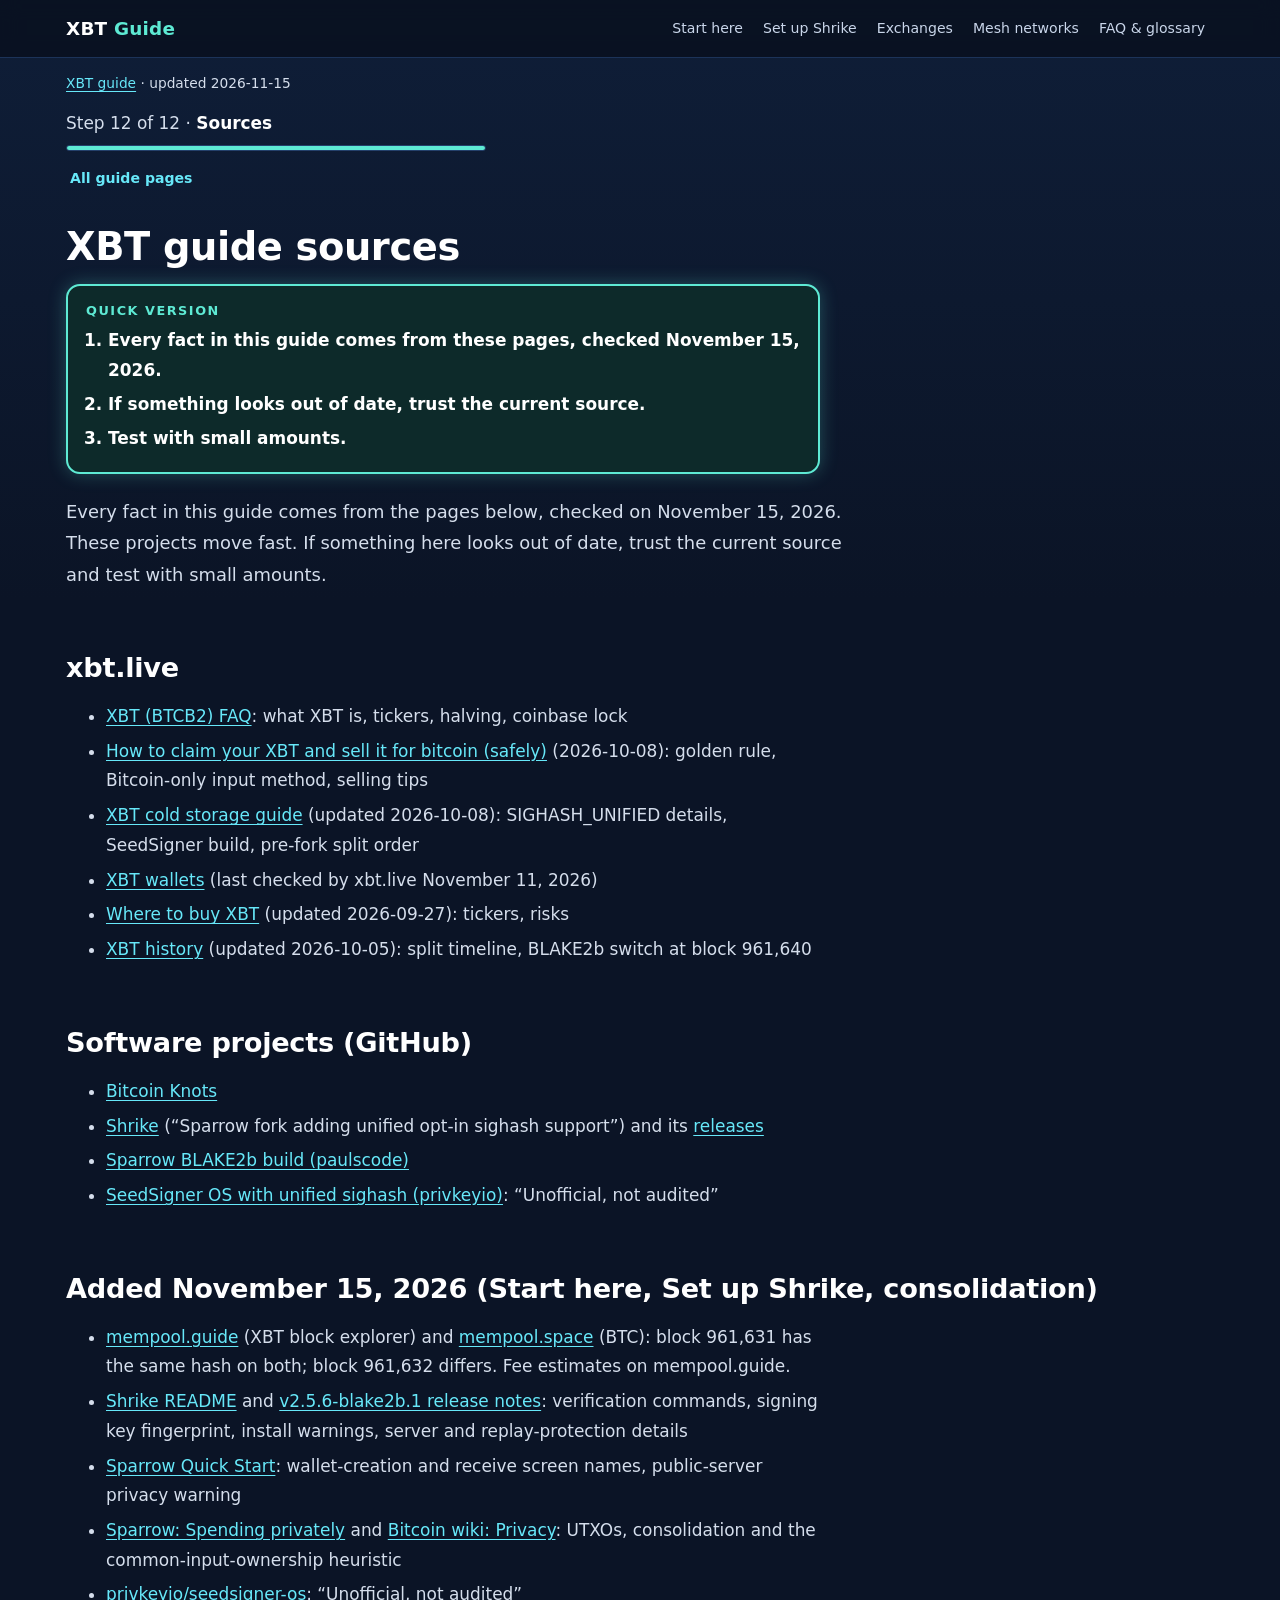
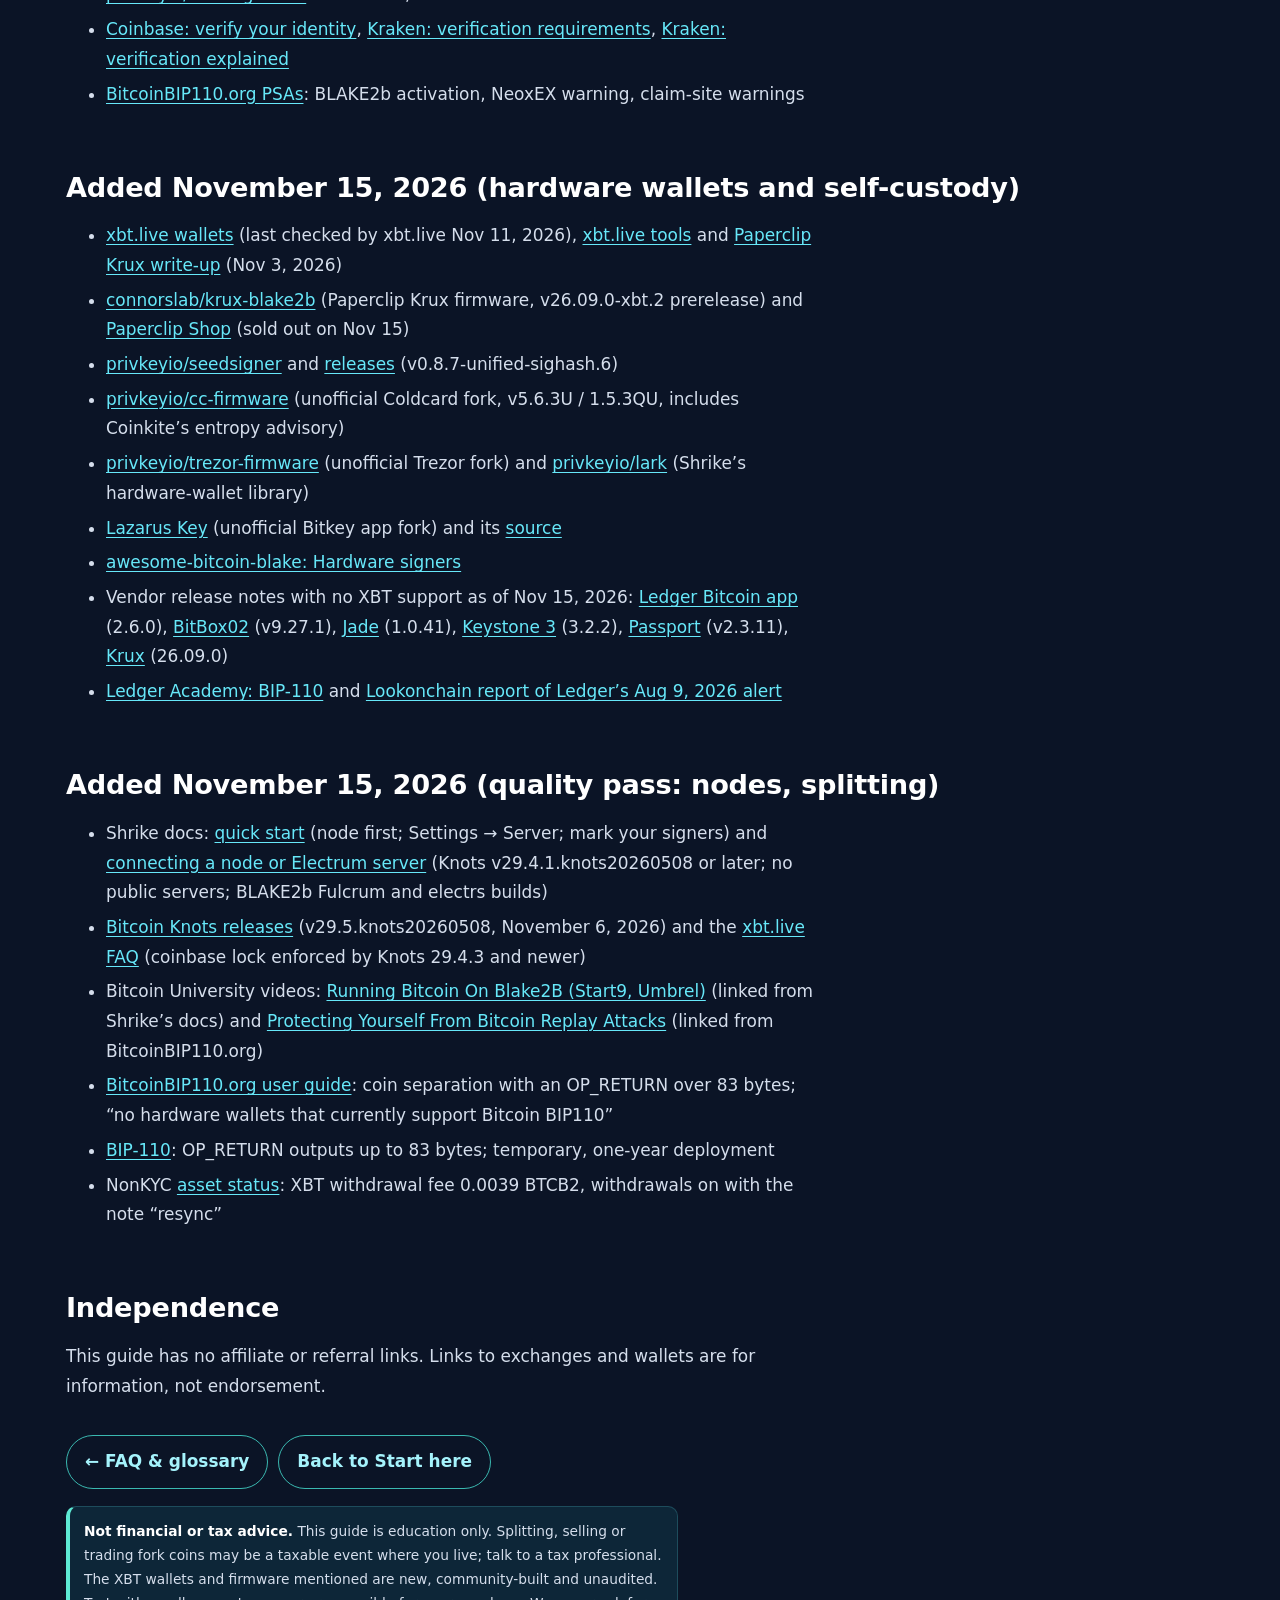
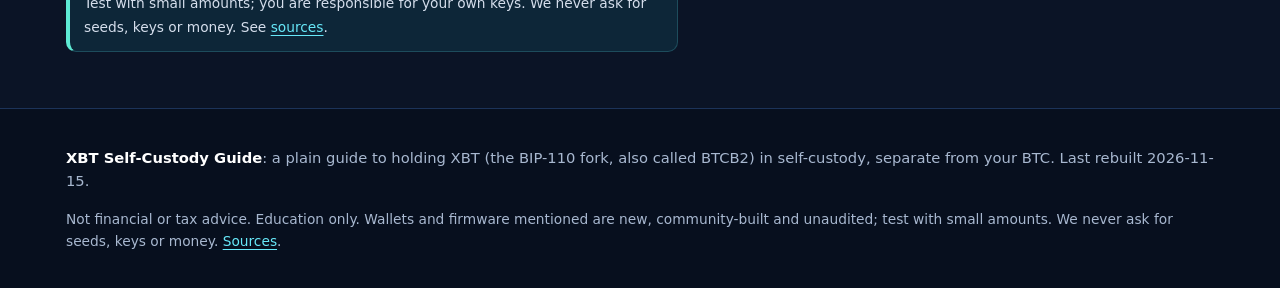
<file: sources/index.html>
<!doctype html>
<html lang="en"><head>
<meta charset="utf-8"><meta name="viewport" content="width=device-width,initial-scale=1">
<title>XBT guide sources | XBT Self-Custody Guide</title><meta name="description" content="Where the facts in the XBT guide come from, with check dates.">
<link rel="canonical" href="https://rasputin-69420.github.io/xbt-guide/sources/">
<meta property="og:title" content="XBT guide sources | XBT Self-Custody Guide"><meta property="og:description" content="Where the facts in the XBT guide come from, with check dates.">
<meta property="og:site_name" content="XBT Self-Custody Guide"><meta property="og:type" content="website"><meta property="og:url" content="https://rasputin-69420.github.io/xbt-guide/sources/">
<meta name="twitter:card" content="summary"><meta name="theme-color" content="#0b1426"><meta name="color-scheme" content="dark">
<link rel="stylesheet" href="../assets/style.css">
<link rel="icon" href="../assets/favicon.svg" type="image/svg+xml">
</head><body>
<header class="top"><div class="wrap bar">
<a class="logo" href="../"><span class="wordmark">XBT <b>Guide</b></span></a>
<nav><a href="../">Start here</a><a href="../wallets/">Set up Shrike</a><a href="../exchanges/">Exchanges</a><a href="../mesh/">Mesh networks</a><a href="../faq/">FAQ &amp; glossary</a></nav></div></header>
<main class="wrap"><article class="guide xguide"><p class="small"><a href="../">XBT guide</a> · updated 2026-11-15</p><nav class="xprog" aria-label="XBT guide steps"><p class="xstep-count">Step 12 of 12 &middot; <strong>Sources</strong></p><div class="xbar" role="presentation"><span style="width:100%"></span></div><details class="xall"><summary>All guide pages</summary><ol class="xsteps"><li><a href="../">Start here</a></li><li><a href="../paths/">Your path in detail</a></li><li><a href="../self-custody/">Self-custody</a></li><li><a href="../wallets/">Set up Shrike</a></li><li><a href="../split/">Split BTC &amp; XBT</a></li><li><a href="../exchanges/">Exchanges</a></li><li><a href="../consolidate/">Withdraw &amp; consolidate</a></li><li><a href="../safety/">Safety checklist</a></li><li><a href="../why/">Why XBT</a></li><li><a href="../mesh/">Mesh networks</a></li><li><a href="../faq/">FAQ &amp; glossary</a></li><li><span aria-current="step">Sources</span></li></ol></details></nav><h1>XBT guide sources</h1><div class="xquick"><p class="xquick-h">Quick version</p><ol><li>Every fact in this guide comes from these pages, checked November 15, 2026.</li><li>If something looks out of date, trust the current source.</li><li>Test with small amounts.</li></ol></div>
<p class="lead">Every fact in this guide comes from the pages below, checked on November 15, 2026. These projects move fast. If something here looks out of date, trust the current source and test with small amounts.</p>
<h2>xbt.live</h2>
<ul>
<li><a href="https://xbt.live/faq/" rel="noopener" target="_blank">XBT (BTCB2) FAQ</a>: what XBT is, tickers, halving, coinbase lock</li>
<li><a href="https://xbt.live/news/how-to-claim-and-sell-xbt" rel="noopener" target="_blank">How to claim your XBT and sell it for bitcoin (safely)</a> (2026-10-08): golden rule, Bitcoin-only input method, selling tips</li>
<li><a href="https://xbt.live/cold-storage/" rel="noopener" target="_blank">XBT cold storage guide</a> (updated 2026-10-08): SIGHASH_UNIFIED details, SeedSigner build, pre-fork split order</li>
<li><a href="https://xbt.live/wallets/" rel="noopener" target="_blank">XBT wallets</a> (last checked by xbt.live November 11, 2026)</li>
<li><a href="https://xbt.live/buy/" rel="noopener" target="_blank">Where to buy XBT</a> (updated 2026-09-27): tickers, risks</li>
<li><a href="https://xbt.live/history/" rel="noopener" target="_blank">XBT history</a> (updated 2026-10-05): split timeline, BLAKE2b switch at block 961,640</li>
</ul>
<h2>Software projects (GitHub)</h2>
<ul>
<li><a href="https://github.com/bitcoinknots/bitcoin" rel="noopener" target="_blank">Bitcoin Knots</a></li>
<li><a href="https://github.com/privkeyio/shrike" rel="noopener" target="_blank">Shrike</a> (&ldquo;Sparrow fork adding unified opt-in sighash support&rdquo;) and its <a href="https://github.com/privkeyio/shrike/releases" rel="noopener" target="_blank">releases</a></li>
<li><a href="https://github.com/paulscode/sparrow" rel="noopener" target="_blank">Sparrow BLAKE2b build (paulscode)</a></li>
<li><a href="https://github.com/privkeyio/seedsigner-os" rel="noopener" target="_blank">SeedSigner OS with unified sighash (privkeyio)</a>: &ldquo;Unofficial, not audited&rdquo;</li>
</ul>
<h2>Added November 15, 2026 (Start here, Set up Shrike, consolidation)</h2>
<ul>
<li><a href="https://mempool.guide/" rel="noopener" target="_blank">mempool.guide</a> (XBT block explorer) and <a href="https://mempool.space/" rel="noopener" target="_blank">mempool.space</a> (BTC): block 961,631 has the same hash on both; block 961,632 differs. Fee estimates on mempool.guide.</li>
<li><a href="https://github.com/privkeyio/shrike" rel="noopener" target="_blank">Shrike README</a> and <a href="https://github.com/privkeyio/shrike/releases" rel="noopener" target="_blank">v2.5.6-blake2b.1 release notes</a>: verification commands, signing key fingerprint, install warnings, server and replay-protection details</li>
<li><a href="https://sparrowwallet.com/docs/quick-start.html" rel="noopener" target="_blank">Sparrow Quick Start</a>: wallet-creation and receive screen names, public-server privacy warning</li>
<li><a href="https://sparrowwallet.com/docs/spending-privately.html" rel="noopener" target="_blank">Sparrow: Spending privately</a> and <a href="https://en.bitcoin.it/wiki/Privacy" rel="noopener" target="_blank">Bitcoin wiki: Privacy</a>: UTXOs, consolidation and the common-input-ownership heuristic</li>
<li><a href="https://github.com/privkeyio/seedsigner-os" rel="noopener" target="_blank">privkeyio/seedsigner-os</a>: &ldquo;Unofficial, not audited&rdquo;</li>
<li><a href="https://help.coinbase.com/en/coinbase/getting-started/getting-started-with-coinbase/id-doc-verification" rel="noopener" target="_blank">Coinbase: verify your identity</a>, <a href="https://support.kraken.com/articles/201352206-verification-level-requirements" rel="noopener" target="_blank">Kraken: verification requirements</a>, <a href="https://support.kraken.com/articles/360001395743-verification-levels-explained" rel="noopener" target="_blank">Kraken: verification explained</a></li>
<li><a href="https://bitcoinbip110.org/psa/" rel="noopener" target="_blank">BitcoinBIP110.org PSAs</a>: BLAKE2b activation, NeoxEX warning, claim-site warnings</li>
</ul>
<h2>Added November 15, 2026 (hardware wallets and self-custody)</h2>
<ul>
<li><a href="https://xbt.live/wallets/" rel="noopener" target="_blank">xbt.live wallets</a> (last checked by xbt.live Nov 11, 2026), <a href="https://xbt.live/tools/" rel="noopener" target="_blank">xbt.live tools</a> and <a href="https://xbt.live/news/paperclip-krux-xbt-hardware-wallet/" rel="noopener" target="_blank">Paperclip Krux write-up</a> (Nov 3, 2026)</li>
<li><a href="https://github.com/connorslab/krux-blake2b" rel="noopener" target="_blank">connorslab/krux-blake2b</a> (Paperclip Krux firmware, v26.09.0-xbt.2 prerelease) and <a href="https://shop.paperclip-xbt.xyz/" rel="noopener" target="_blank">Paperclip Shop</a> (sold out on Nov 15)</li>
<li><a href="https://github.com/privkeyio/seedsigner" rel="noopener" target="_blank">privkeyio/seedsigner</a> and <a href="https://github.com/privkeyio/seedsigner/releases" rel="noopener" target="_blank">releases</a> (v0.8.7-unified-sighash.6)</li>
<li><a href="https://github.com/privkeyio/cc-firmware" rel="noopener" target="_blank">privkeyio/cc-firmware</a> (unofficial Coldcard fork, v5.6.3U / 1.5.3QU, includes Coinkite&rsquo;s entropy advisory)</li>
<li><a href="https://github.com/privkeyio/trezor-firmware" rel="noopener" target="_blank">privkeyio/trezor-firmware</a> (unofficial Trezor fork) and <a href="https://github.com/privkeyio/lark" rel="noopener" target="_blank">privkeyio/lark</a> (Shrike&rsquo;s hardware-wallet library)</li>
<li><a href="https://lazarus-xbt.xyz/key/" rel="noopener" target="_blank">Lazarus Key</a> (unofficial Bitkey app fork) and its <a href="https://github.com/AwokenLazarus/lazarus-key" rel="noopener" target="_blank">source</a></li>
<li><a href="https://github.com/bitcoin-blake/awesome-bitcoin-blake#hardware-signers" rel="noopener" target="_blank">awesome-bitcoin-blake: Hardware signers</a></li>
<li>Vendor release notes with no XBT support as of Nov 15, 2026: <a href="https://github.com/LedgerHQ/app-bitcoin-new/blob/develop/CHANGELOG.md" rel="noopener" target="_blank">Ledger Bitcoin app</a> (2.6.0), <a href="https://github.com/BitBoxSwiss/bitbox02-firmware/blob/master/CHANGELOG.md" rel="noopener" target="_blank">BitBox02</a> (v9.27.1), <a href="https://github.com/Blockstream/Jade/blob/master/CHANGELOG.md" rel="noopener" target="_blank">Jade</a> (1.0.41), <a href="https://github.com/KeystoneHQ/keystone3-firmware/blob/master/CHANGELOG.md" rel="noopener" target="_blank">Keystone 3</a> (3.2.2), <a href="https://github.com/Foundation-Devices/passport2/releases" rel="noopener" target="_blank">Passport</a> (v2.3.11), <a href="https://github.com/selfcustody/krux/blob/main/CHANGELOG.md" rel="noopener" target="_blank">Krux</a> (26.09.0)</li>
<li><a href="https://www.ledger.com/academy/glossary/bip-110" rel="noopener" target="_blank">Ledger Academy: BIP-110</a> and <a href="https://www.lookonchain.com/feeds/67531" rel="noopener" target="_blank">Lookonchain report of Ledger&rsquo;s Aug 9, 2026 alert</a></li>
</ul>
<h2>Added November 15, 2026 (quality pass: nodes, splitting)</h2>
<ul>
<li>Shrike docs: <a href="https://shrikewallet.com/docs/quick-start.html" rel="noopener" target="_blank">quick start</a> (node first; Settings &rarr; Server; mark your signers) and <a href="https://shrikewallet.com/docs/connect-node.html" rel="noopener" target="_blank">connecting a node or Electrum server</a> (Knots v29.4.1.knots20260508 or later; no public servers; BLAKE2b Fulcrum and electrs builds)</li>
<li><a href="https://github.com/bitcoinknots/bitcoin/releases" rel="noopener" target="_blank">Bitcoin Knots releases</a> (v29.5.knots20260508, November 6, 2026) and the <a href="https://xbt.live/faq/" rel="noopener" target="_blank">xbt.live FAQ</a> (coinbase lock enforced by Knots 29.4.3 and newer)</li>
<li>Bitcoin University videos: <a href="https://youtu.be/7-5XszJcD6g" rel="noopener" target="_blank">Running Bitcoin On Blake2B (Start9, Umbrel)</a> (linked from Shrike&rsquo;s docs) and <a href="https://www.youtube.com/watch?v=t8DTumfYd0w" rel="noopener" target="_blank">Protecting Yourself From Bitcoin Replay Attacks</a> (linked from BitcoinBIP110.org)</li>
<li><a href="https://bitcoinbip110.org/users" rel="noopener" target="_blank">BitcoinBIP110.org user guide</a>: coin separation with an OP_RETURN over 83 bytes; &ldquo;no hardware wallets that currently support Bitcoin BIP110&rdquo;</li>
<li><a href="https://github.com/bitcoin/bips/blob/master/bip-0110.mediawiki" rel="noopener" target="_blank">BIP-110</a>: OP_RETURN outputs up to 83 bytes; temporary, one-year deployment</li>
<li>NonKYC <a href="https://api.nonkyc.io/api/v2/asset/getbyticker/BTCB2" rel="noopener" target="_blank">asset status</a>: XBT withdrawal fee 0.0039 BTCB2, withdrawals on with the note &ldquo;resync&rdquo;</li>
</ul>
<h2>Independence</h2>
<p>This guide has no affiliate or referral links. Links to exchanges and wallets are for information, not endorsement.</p>
<p class="xpager"><a class="btn alt" href="../faq/">&larr; FAQ &amp; glossary</a>  <a class="btn alt" href="../">Back to Start here</a></p><p class="callout small"><strong>Not financial or tax advice.</strong> This guide is education only. Splitting, selling or trading fork coins may be a taxable event where you live; talk to a tax professional. The XBT wallets and firmware mentioned are new, community-built and unaudited. Test with small amounts; you are responsible for your own keys. We never ask for seeds, keys or money. See <a href="../sources/">sources</a>.</p></article></main>
<footer class="foot"><div class="wrap">
<p><strong>XBT Self-Custody Guide</strong>: a plain guide to holding XBT (the BIP-110 fork, also called BTCB2) in self-custody, separate from your BTC. Last rebuilt 2026-11-15.</p>
<p class="small">Not financial or tax advice. Education only. Wallets and firmware mentioned are new, community-built and unaudited; test with small amounts. We never ask for seeds, keys or money. <a href="../sources/">Sources</a>.</p>
</div></footer>
</body></html>
</file>
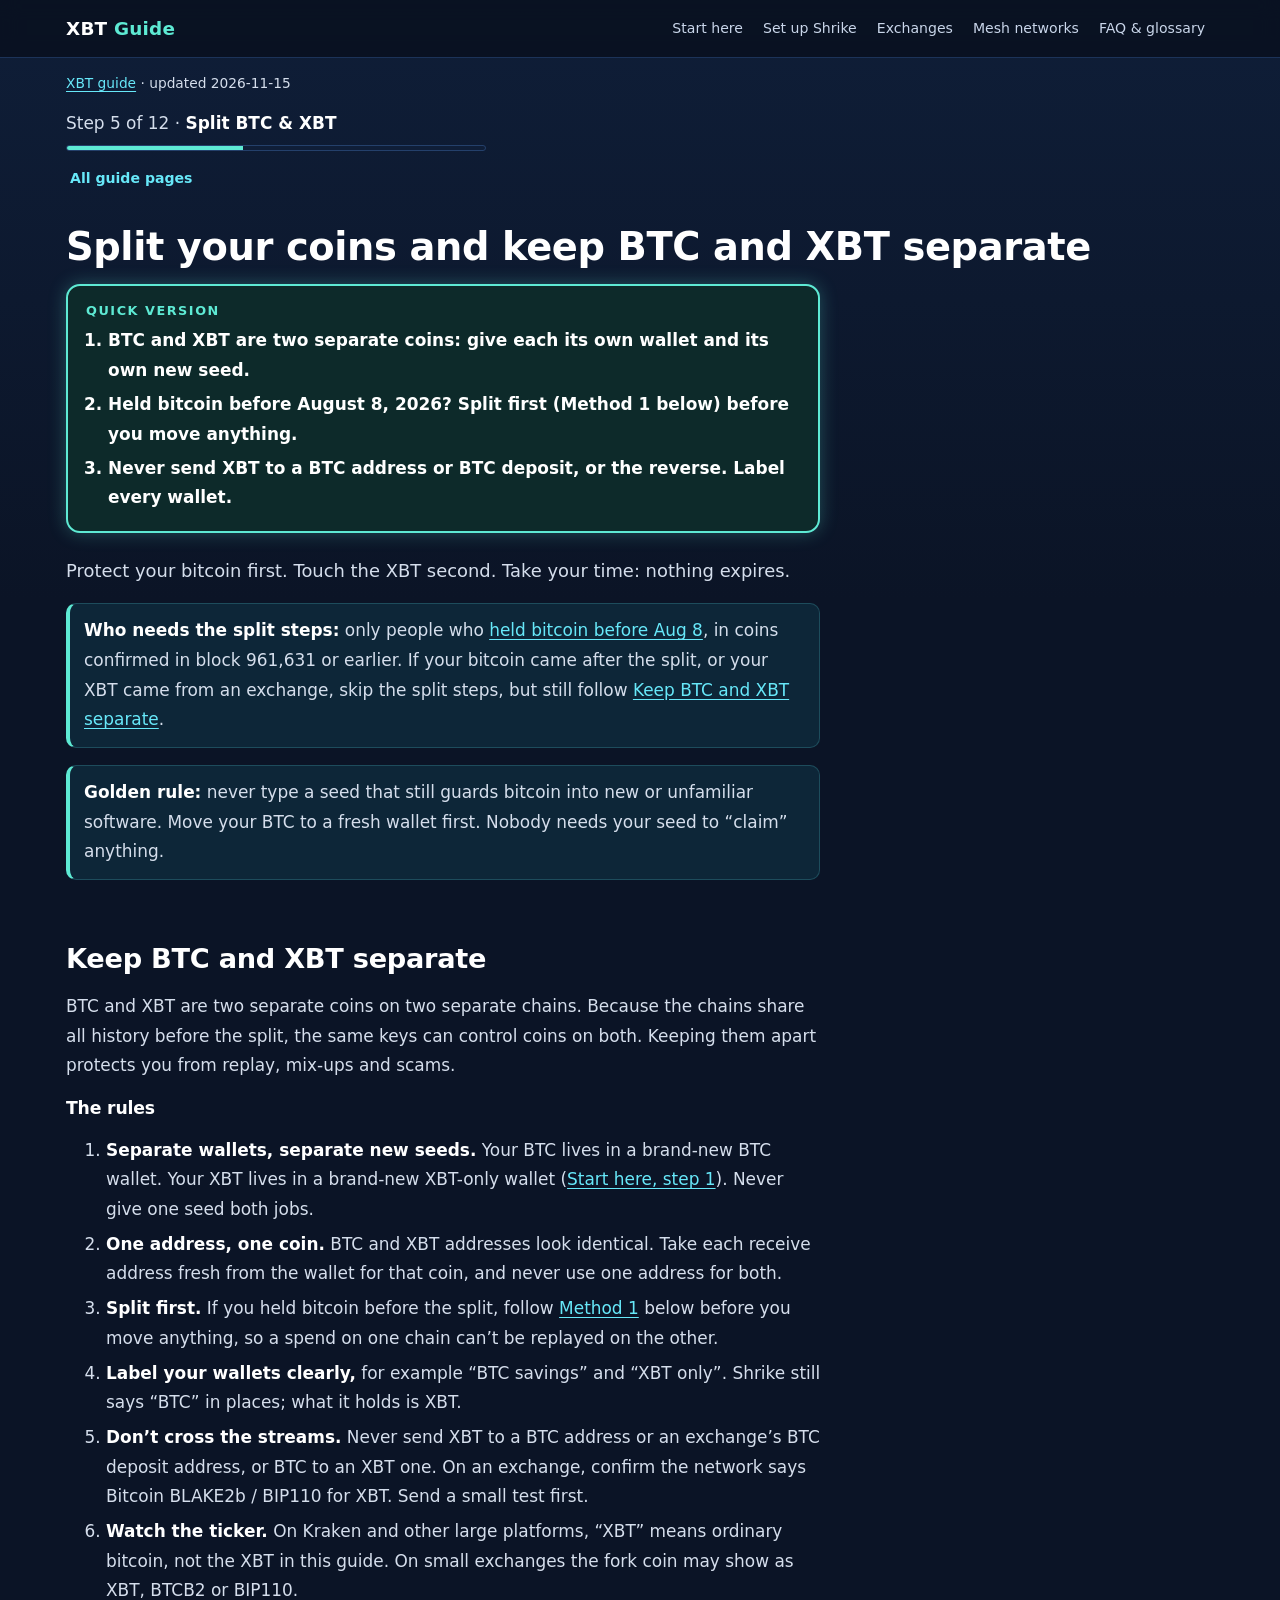
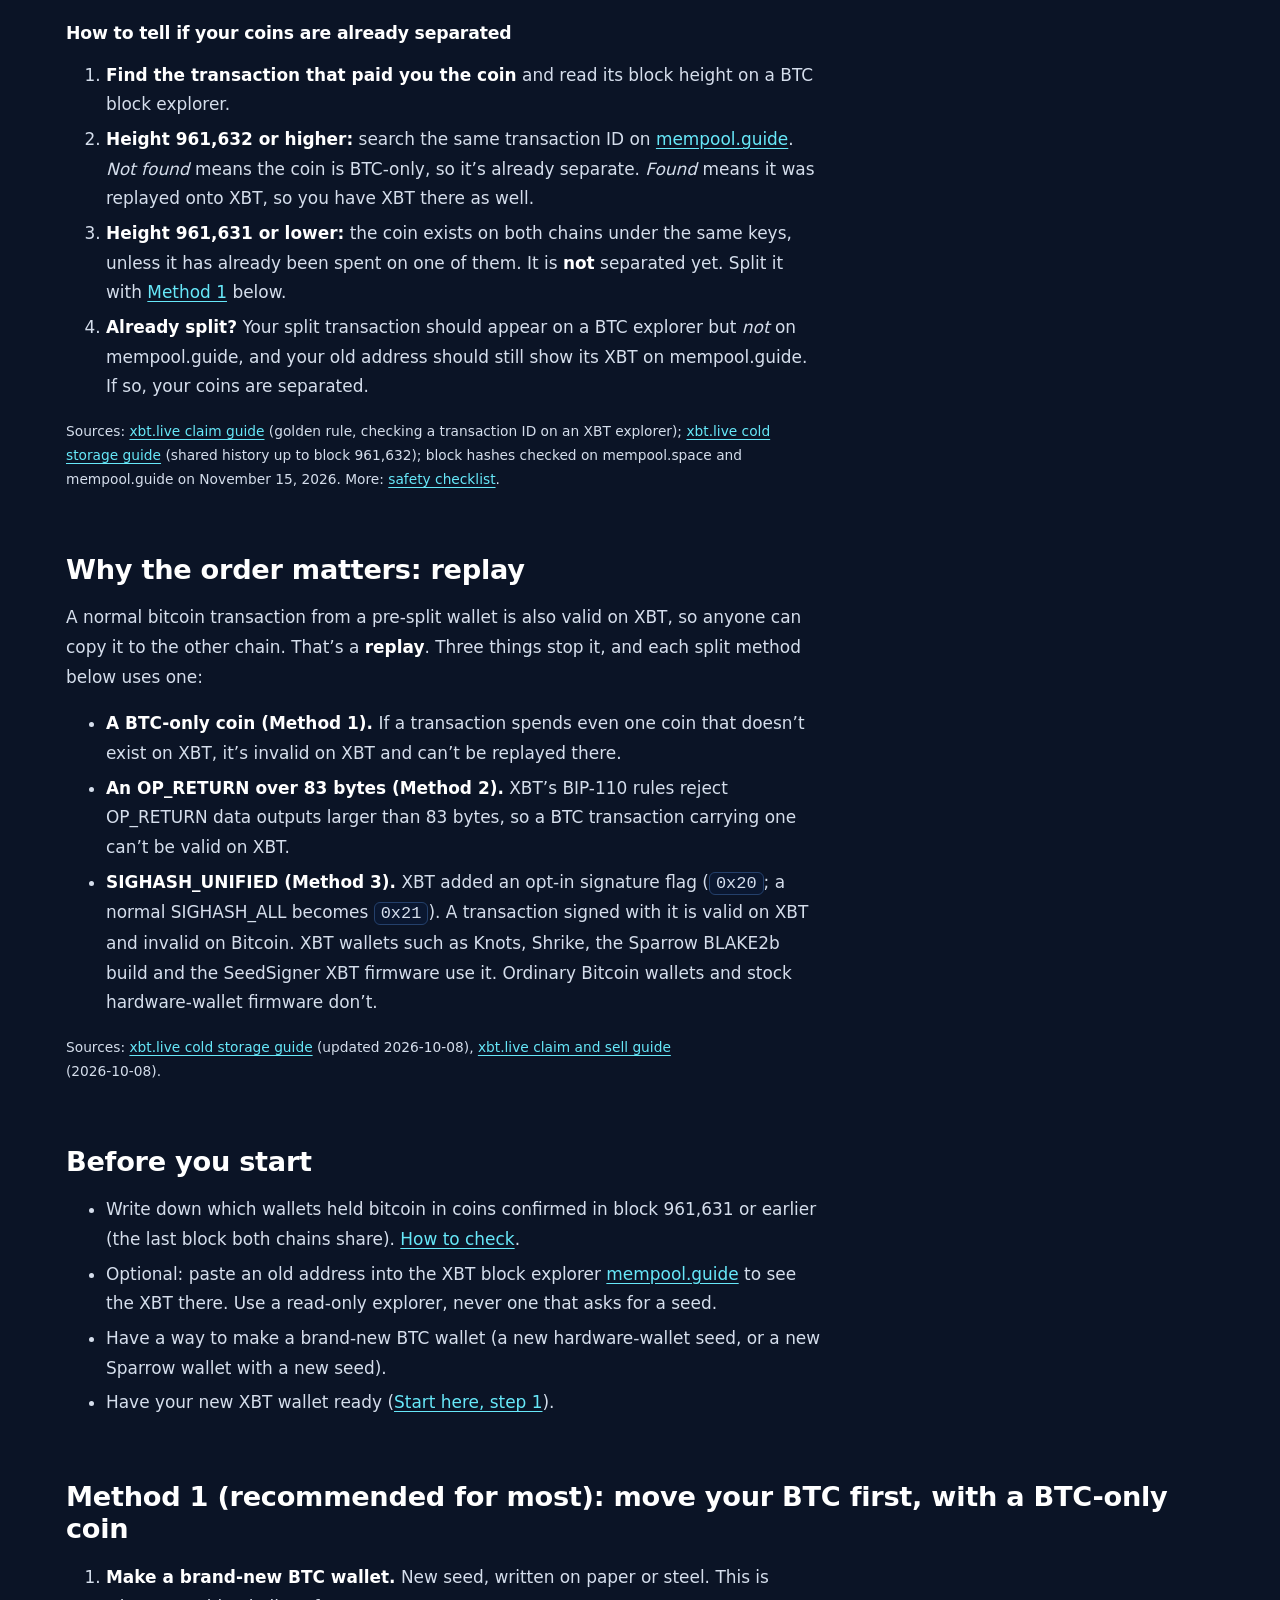
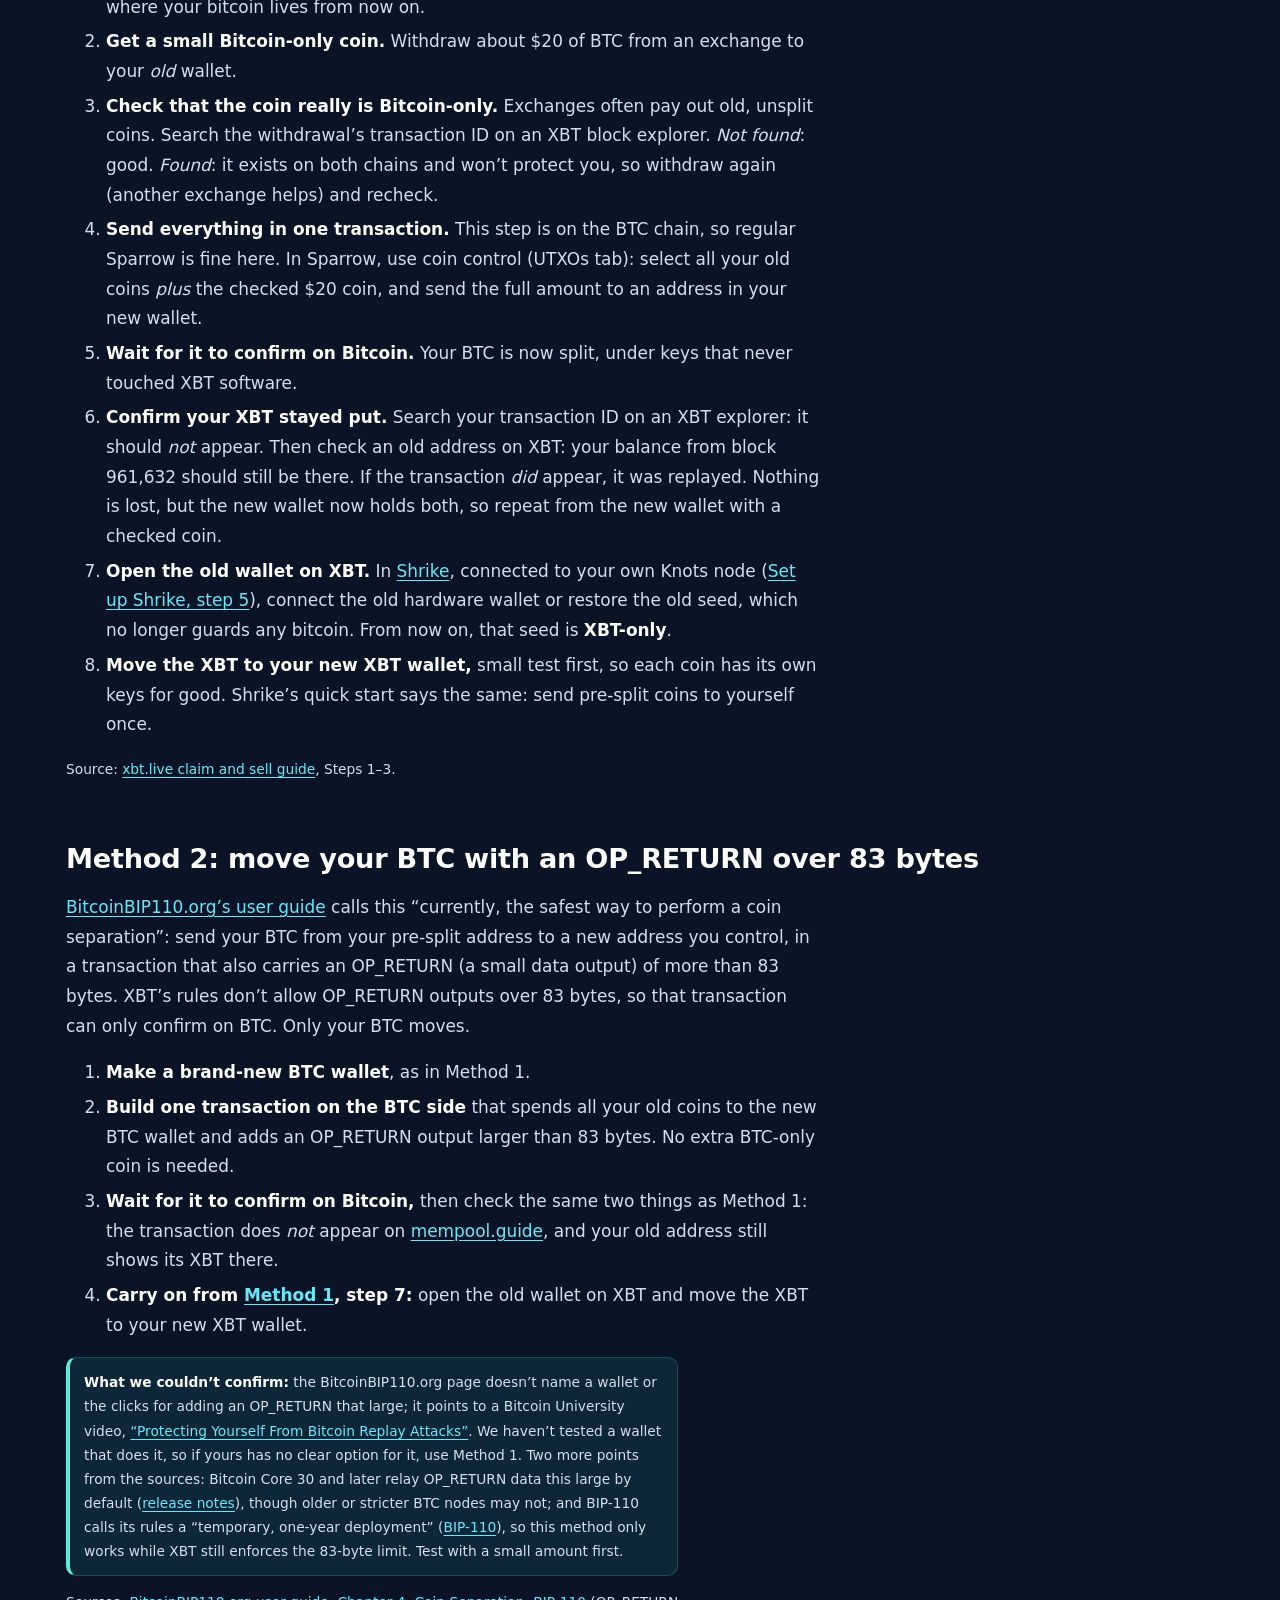
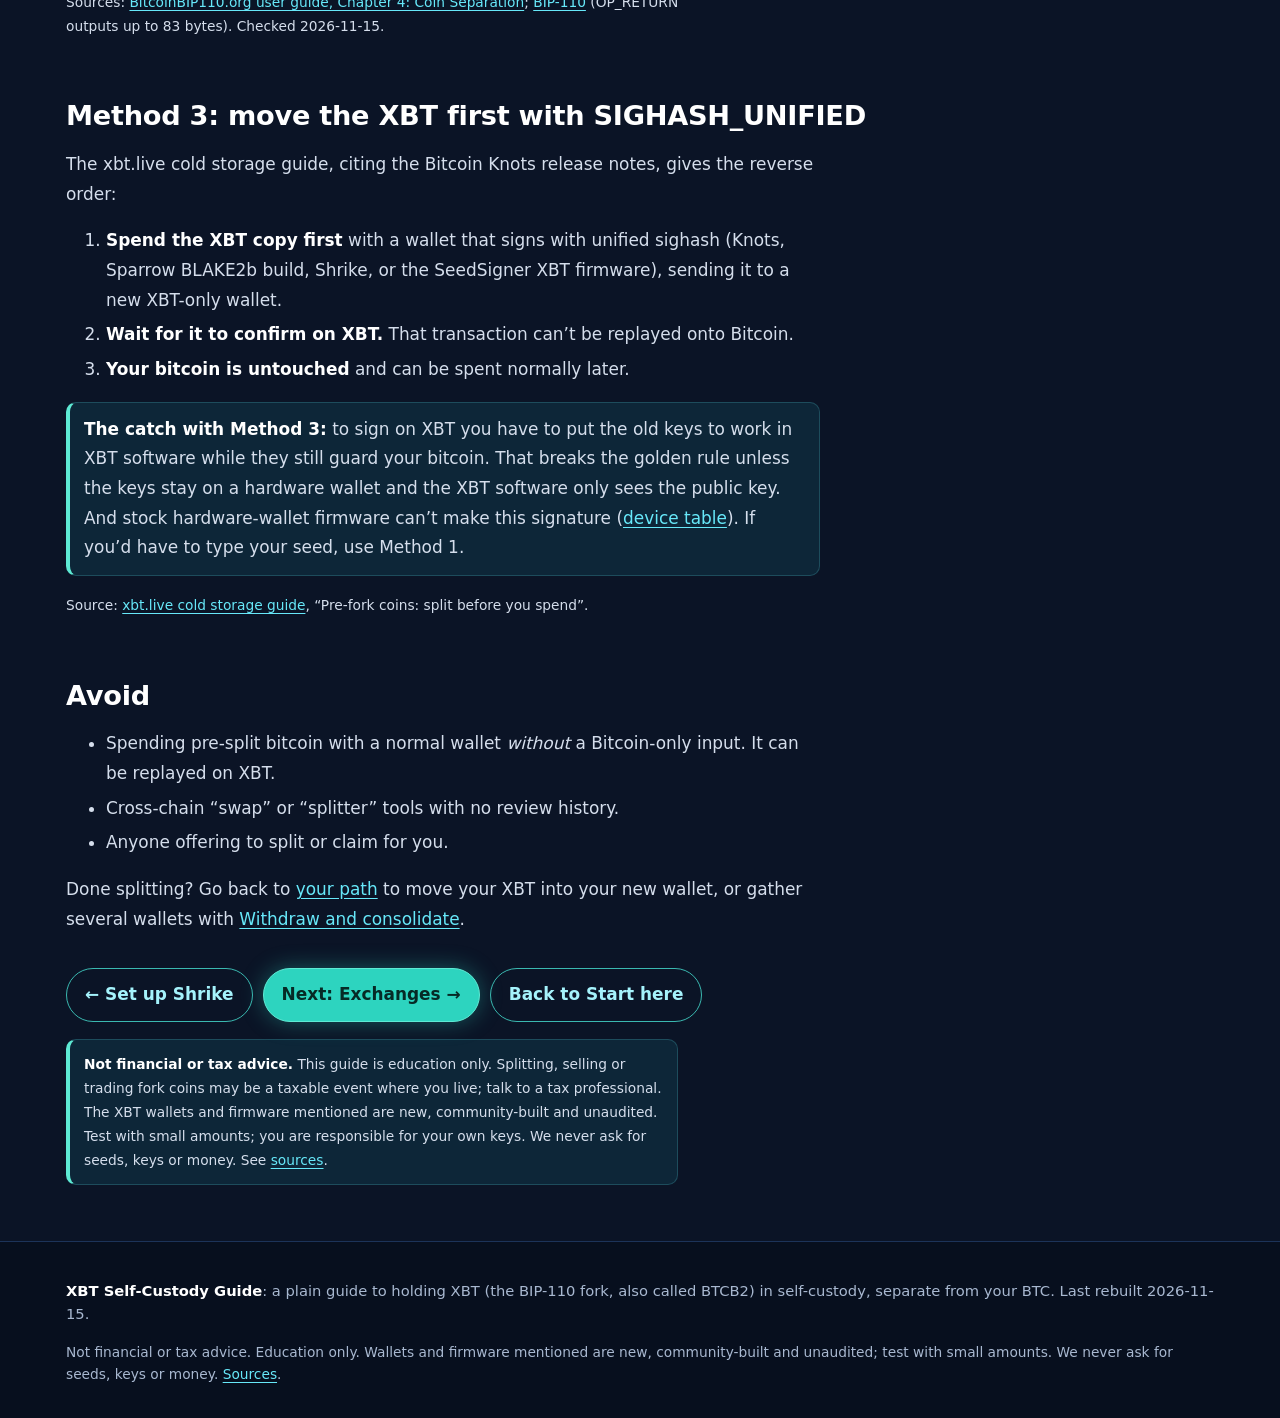
<file: split/index.html>
<!doctype html>
<html lang="en"><head>
<meta charset="utf-8"><meta name="viewport" content="width=device-width,initial-scale=1">
<title>Split your coins and keep BTC and XBT separate | XBT Self-Custody Guide</title><meta name="description" content="BTC and XBT are two separate coins. Keep them in separate wallets with separate seeds, check whether your coins are already separated, and split pre-August 8, 2026 coins safely: with a BTC-only coin, a large OP_RETURN, or SIGHASH_UNIFIED.">
<link rel="canonical" href="https://rasputin-69420.github.io/xbt-guide/split/">
<meta property="og:title" content="Split your coins and keep BTC and XBT separate | XBT Self-Custody Guide"><meta property="og:description" content="BTC and XBT are two separate coins. Keep them in separate wallets with separate seeds, check whether your coins are already separated, and split pre-August 8, 2026 coins safely: with a BTC-only coin, a large OP_RETURN, or SIGHASH_UNIFIED.">
<meta property="og:site_name" content="XBT Self-Custody Guide"><meta property="og:type" content="website"><meta property="og:url" content="https://rasputin-69420.github.io/xbt-guide/split/">
<meta name="twitter:card" content="summary"><meta name="theme-color" content="#0b1426"><meta name="color-scheme" content="dark">
<link rel="stylesheet" href="../assets/style.css">
<link rel="icon" href="../assets/favicon.svg" type="image/svg+xml">
</head><body>
<header class="top"><div class="wrap bar">
<a class="logo" href="../"><span class="wordmark">XBT <b>Guide</b></span></a>
<nav><a href="../">Start here</a><a href="../wallets/">Set up Shrike</a><a href="../exchanges/">Exchanges</a><a href="../mesh/">Mesh networks</a><a href="../faq/">FAQ &amp; glossary</a></nav></div></header>
<main class="wrap"><article class="guide xguide"><p class="small"><a href="../">XBT guide</a> · updated 2026-11-15</p><nav class="xprog" aria-label="XBT guide steps"><p class="xstep-count">Step 5 of 12 &middot; <strong>Split BTC &amp; XBT</strong></p><div class="xbar" role="presentation"><span style="width:42%"></span></div><details class="xall"><summary>All guide pages</summary><ol class="xsteps"><li><a href="../">Start here</a></li><li><a href="../paths/">Your path in detail</a></li><li><a href="../self-custody/">Self-custody</a></li><li><a href="../wallets/">Set up Shrike</a></li><li><span aria-current="step">Split BTC &amp; XBT</span></li><li><a href="../exchanges/">Exchanges</a></li><li><a href="../consolidate/">Withdraw &amp; consolidate</a></li><li><a href="../safety/">Safety checklist</a></li><li><a href="../why/">Why XBT</a></li><li><a href="../mesh/">Mesh networks</a></li><li><a href="../faq/">FAQ &amp; glossary</a></li><li><a href="../sources/">Sources</a></li></ol></details></nav><h1>Split your coins and keep BTC and XBT separate</h1><div class="xquick"><p class="xquick-h">Quick version</p><ol><li>BTC and XBT are two separate coins: give each its own wallet and its own new seed.</li><li>Held bitcoin before August 8, 2026? Split first (Method 1 below) before you move anything.</li><li>Never send XBT to a BTC address or BTC deposit, or the reverse. Label every wallet.</li></ol></div>
<p class="lead">Protect your bitcoin first. Touch the XBT second. Take your time: nothing expires.</p>
<p class="callout"><strong>Who needs the split steps:</strong> only people who <a href="../#path-a">held bitcoin before Aug 8</a>, in coins confirmed in block 961,631 or earlier. If your bitcoin came after the split, or your XBT came from an exchange, skip the split steps, but still follow <a href="#separate">Keep BTC and XBT separate</a>.</p>
<p class="callout"><strong>Golden rule:</strong> never type a seed that still guards bitcoin into new or unfamiliar software. Move your BTC to a fresh wallet first. Nobody needs your seed to &ldquo;claim&rdquo; anything.</p>
<section id="separate" class="xsep">
<h2>Keep BTC and XBT separate</h2>
<p>BTC and XBT are two separate coins on two separate chains. Because the chains share all history before the split, the same keys can control coins on both. Keeping them apart protects you from replay, mix-ups and scams.</p>
<h3>The rules</h3>
<ol class="xrules">
<li><strong>Separate wallets, separate new seeds.</strong> Your BTC lives in a brand-new BTC wallet. Your XBT lives in a brand-new XBT-only wallet (<a href="../#step1">Start here, step 1</a>). Never give one seed both jobs.</li>
<li><strong>One address, one coin.</strong> BTC and XBT addresses look identical. Take each receive address fresh from the wallet for that coin, and never use one address for both.</li>
<li><strong>Split first.</strong> If you held bitcoin before the split, follow <a href="#method-a">Method 1</a> below before you move anything, so a spend on one chain can&rsquo;t be replayed on the other.</li>
<li><strong>Label your wallets clearly,</strong> for example &ldquo;BTC savings&rdquo; and &ldquo;XBT only&rdquo;. Shrike still says &ldquo;BTC&rdquo; in places; what it holds is XBT.</li>
<li><strong>Don&rsquo;t cross the streams.</strong> Never send XBT to a BTC address or an exchange&rsquo;s BTC deposit address, or BTC to an XBT one. On an exchange, confirm the network says Bitcoin BLAKE2b / BIP110 for XBT. Send a small test first.</li>
<li><strong>Watch the ticker.</strong> On Kraken and other large platforms, &ldquo;XBT&rdquo; means ordinary bitcoin, not the XBT in this guide. On small exchanges the fork coin may show as XBT, BTCB2 or BIP110.</li>
</ol>
<h3 id="check-separated">How to tell if your coins are already separated</h3>
<ol>
<li><strong>Find the transaction that paid you the coin</strong> and read its block height on a BTC block explorer.</li>
<li><strong>Height 961,632 or higher:</strong> search the same transaction ID on <a href="https://mempool.guide/" rel="noopener" target="_blank">mempool.guide</a>. <em>Not found</em> means the coin is BTC-only, so it&rsquo;s already separate. <em>Found</em> means it was replayed onto XBT, so you have XBT there as well.</li>
<li><strong>Height 961,631 or lower:</strong> the coin exists on both chains under the same keys, unless it has already been spent on one of them. It is <strong>not</strong> separated yet. Split it with <a href="#method-a">Method 1</a> below.</li>
<li><strong>Already split?</strong> Your split transaction should appear on a BTC explorer but <em>not</em> on mempool.guide, and your old address should still show its XBT on mempool.guide. If so, your coins are separated.</li>
</ol>
<p class="small">Sources: <a href="https://xbt.live/news/how-to-claim-and-sell-xbt" rel="noopener" target="_blank">xbt.live claim guide</a> (golden rule, checking a transaction ID on an XBT explorer); <a href="https://xbt.live/cold-storage/" rel="noopener" target="_blank">xbt.live cold storage guide</a> (shared history up to block 961,632); block hashes checked on mempool.space and mempool.guide on November 15, 2026. More: <a href="../safety/">safety checklist</a>.</p>
</section>

<h2 id="replay">Why the order matters: replay</h2>
<p>A normal bitcoin transaction from a pre-split wallet is also valid on XBT, so anyone can copy it to the other chain. That&rsquo;s a <strong>replay</strong>. Three things stop it, and each split method below uses one:</p>
<ul>
<li><strong>A BTC-only coin (Method 1).</strong> If a transaction spends even one coin that doesn&rsquo;t exist on XBT, it&rsquo;s invalid on XBT and can&rsquo;t be replayed there.</li>
<li><strong>An OP_RETURN over 83 bytes (Method 2).</strong> XBT&rsquo;s BIP-110 rules reject OP_RETURN data outputs larger than 83 bytes, so a BTC transaction carrying one can&rsquo;t be valid on XBT.</li>
<li><strong>SIGHASH_UNIFIED (Method 3).</strong> XBT added an opt-in signature flag (<code>0x20</code>; a normal SIGHASH_ALL becomes <code>0x21</code>). A transaction signed with it is valid on XBT and invalid on Bitcoin. XBT wallets such as Knots, Shrike, the Sparrow BLAKE2b build and the SeedSigner XBT firmware use it. Ordinary Bitcoin wallets and stock hardware-wallet firmware don&rsquo;t.</li>
</ul>
<p class="small">Sources: <a href="https://xbt.live/cold-storage/" rel="noopener" target="_blank">xbt.live cold storage guide</a> (updated 2026-10-08), <a href="https://xbt.live/news/how-to-claim-and-sell-xbt" rel="noopener" target="_blank">xbt.live claim and sell guide</a> (2026-10-08).</p>

<h2>Before you start</h2>
<ul>
<li>Write down which wallets held bitcoin in coins confirmed in block 961,631 or earlier (the last block both chains share). <a href="#check-separated">How to check</a>.</li>
<li>Optional: paste an old address into the XBT block explorer <a href="https://mempool.guide/" rel="noopener" target="_blank">mempool.guide</a> to see the XBT there. Use a read-only explorer, never one that asks for a seed.</li>
<li>Have a way to make a brand-new BTC wallet (a new hardware-wallet seed, or a new Sparrow wallet with a new seed).</li>
<li>Have your new XBT wallet ready (<a href="../#step1">Start here, step 1</a>).</li>
</ul>

<h2 id="method-a">Method 1 (recommended for most): move your BTC first, with a BTC-only coin</h2>
<ol>
<li><strong>Make a brand-new BTC wallet.</strong> New seed, written on paper or steel. This is where your bitcoin lives from now on.</li>
<li><strong>Get a small Bitcoin-only coin.</strong> Withdraw about $20 of BTC from an exchange to your <em>old</em> wallet.</li>
<li><strong>Check that the coin really is Bitcoin-only.</strong> Exchanges often pay out old, unsplit coins. Search the withdrawal&rsquo;s transaction ID on an XBT block explorer. <em>Not found</em>: good. <em>Found</em>: it exists on both chains and won&rsquo;t protect you, so withdraw again (another exchange helps) and recheck.</li>
<li><strong>Send everything in one transaction.</strong> This step is on the BTC chain, so regular Sparrow is fine here. In Sparrow, use coin control (UTXOs tab): select all your old coins <em>plus</em> the checked $20 coin, and send the full amount to an address in your new wallet.</li>
<li><strong>Wait for it to confirm on Bitcoin.</strong> Your BTC is now split, under keys that never touched XBT software.</li>
<li><strong>Confirm your XBT stayed put.</strong> Search your transaction ID on an XBT explorer: it should <em>not</em> appear. Then check an old address on XBT: your balance from block 961,632 should still be there. If the transaction <em>did</em> appear, it was replayed. Nothing is lost, but the new wallet now holds both, so repeat from the new wallet with a checked coin.</li>
<li><strong>Open the old wallet on XBT.</strong> In <a href="../wallets/">Shrike</a>, connected to your own Knots node (<a href="../wallets/#connect">Set up Shrike, step 5</a>), connect the old hardware wallet or restore the old seed, which no longer guards any bitcoin. From now on, that seed is <strong>XBT-only</strong>.</li>
<li><strong>Move the XBT to your new XBT wallet,</strong> small test first, so each coin has its own keys for good. Shrike&rsquo;s quick start says the same: send pre-split coins to yourself once.</li>
</ol>
<p class="small">Source: <a href="https://xbt.live/news/how-to-claim-and-sell-xbt" rel="noopener" target="_blank">xbt.live claim and sell guide</a>, Steps 1&ndash;3.</p>

<h2 id="method-op">Method 2: move your BTC with an OP_RETURN over 83 bytes</h2>
<p><a href="https://bitcoinbip110.org/users#separation" rel="noopener" target="_blank">BitcoinBIP110.org&rsquo;s user guide</a> calls this &ldquo;currently, the safest way to perform a coin separation&rdquo;: send your BTC from your pre-split address to a new address you control, in a transaction that also carries an OP_RETURN (a small data output) of more than 83 bytes. XBT&rsquo;s rules don&rsquo;t allow OP_RETURN outputs over 83 bytes, so that transaction can only confirm on BTC. Only your BTC moves.</p>
<ol>
<li><strong>Make a brand-new BTC wallet</strong>, as in Method 1.</li>
<li><strong>Build one transaction on the BTC side</strong> that spends all your old coins to the new BTC wallet and adds an OP_RETURN output larger than 83 bytes. No extra BTC-only coin is needed.</li>
<li><strong>Wait for it to confirm on Bitcoin,</strong> then check the same two things as Method 1: the transaction does <em>not</em> appear on <a href="https://mempool.guide/" rel="noopener" target="_blank">mempool.guide</a>, and your old address still shows its XBT there.</li>
<li><strong>Carry on from <a href="#method-a">Method 1</a>, step 7:</strong> open the old wallet on XBT and move the XBT to your new XBT wallet.</li>
</ol>
<p class="callout small"><strong>What we couldn&rsquo;t confirm:</strong> the BitcoinBIP110.org page doesn&rsquo;t name a wallet or the clicks for adding an OP_RETURN that large; it points to a Bitcoin University video, <a href="https://www.youtube.com/watch?v=t8DTumfYd0w" rel="noopener" target="_blank">&ldquo;Protecting Yourself From Bitcoin Replay Attacks&rdquo;</a>. We haven&rsquo;t tested a wallet that does it, so if yours has no clear option for it, use Method 1. Two more points from the sources: Bitcoin Core 30 and later relay OP_RETURN data this large by default (<a href="https://bitcoincore.org/en/releases/30.0/" rel="noopener" target="_blank">release notes</a>), though older or stricter BTC nodes may not; and BIP-110 calls its rules a &ldquo;temporary, one-year deployment&rdquo; (<a href="https://github.com/bitcoin/bips/blob/master/bip-0110.mediawiki" rel="noopener" target="_blank">BIP-110</a>), so this method only works while XBT still enforces the 83-byte limit. Test with a small amount first.</p>
<p class="small">Sources: <a href="https://bitcoinbip110.org/users#separation" rel="noopener" target="_blank">BitcoinBIP110.org user guide, Chapter 4: Coin Separation</a>; <a href="https://github.com/bitcoin/bips/blob/master/bip-0110.mediawiki" rel="noopener" target="_blank">BIP-110</a> (OP_RETURN outputs up to 83 bytes). Checked 2026-11-15.</p>

<h2 id="method-b">Method 3: move the XBT first with SIGHASH_UNIFIED</h2>
<p>The xbt.live cold storage guide, citing the Bitcoin Knots release notes, gives the reverse order:</p>
<ol>
<li><strong>Spend the XBT copy first</strong> with a wallet that signs with unified sighash (Knots, Sparrow BLAKE2b build, Shrike, or the SeedSigner XBT firmware), sending it to a new XBT-only wallet.</li>
<li><strong>Wait for it to confirm on XBT.</strong> That transaction can&rsquo;t be replayed onto Bitcoin.</li>
<li><strong>Your bitcoin is untouched</strong> and can be spent normally later.</li>
</ol>
<p class="callout"><strong>The catch with Method 3:</strong> to sign on XBT you have to put the old keys to work in XBT software while they still guard your bitcoin. That breaks the golden rule unless the keys stay on a hardware wallet and the XBT software only sees the public key. And stock hardware-wallet firmware can&rsquo;t make this signature (<a href="../self-custody/#table">device table</a>). If you&rsquo;d have to type your seed, use Method 1.</p>
<p class="small">Source: <a href="https://xbt.live/cold-storage/" rel="noopener" target="_blank">xbt.live cold storage guide</a>, &ldquo;Pre-fork coins: split before you spend&rdquo;.</p>

<h2>Avoid</h2>
<ul>
<li>Spending pre-split bitcoin with a normal wallet <em>without</em> a Bitcoin-only input. It can be replayed on XBT.</li>
<li>Cross-chain &ldquo;swap&rdquo; or &ldquo;splitter&rdquo; tools with no review history.</li>
<li>Anyone offering to split or claim for you.</li>
</ul>
<p>Done splitting? Go back to <a href="../paths/#path-a">your path</a> to move your XBT into your new wallet, or gather several wallets with <a href="../consolidate/#how">Withdraw and consolidate</a>.</p>
<p class="xpager"><a class="btn alt" href="../wallets/">&larr; Set up Shrike</a> <a class="btn" href="../exchanges/">Next: Exchanges &rarr;</a> <a class="btn alt" href="../">Back to Start here</a></p><p class="callout small"><strong>Not financial or tax advice.</strong> This guide is education only. Splitting, selling or trading fork coins may be a taxable event where you live; talk to a tax professional. The XBT wallets and firmware mentioned are new, community-built and unaudited. Test with small amounts; you are responsible for your own keys. We never ask for seeds, keys or money. See <a href="../sources/">sources</a>.</p></article></main>
<footer class="foot"><div class="wrap">
<p><strong>XBT Self-Custody Guide</strong>: a plain guide to holding XBT (the BIP-110 fork, also called BTCB2) in self-custody, separate from your BTC. Last rebuilt 2026-11-15.</p>
<p class="small">Not financial or tax advice. Education only. Wallets and firmware mentioned are new, community-built and unaudited; test with small amounts. We never ask for seeds, keys or money. <a href="../sources/">Sources</a>.</p>
</div></footer>
</body></html>
</file>
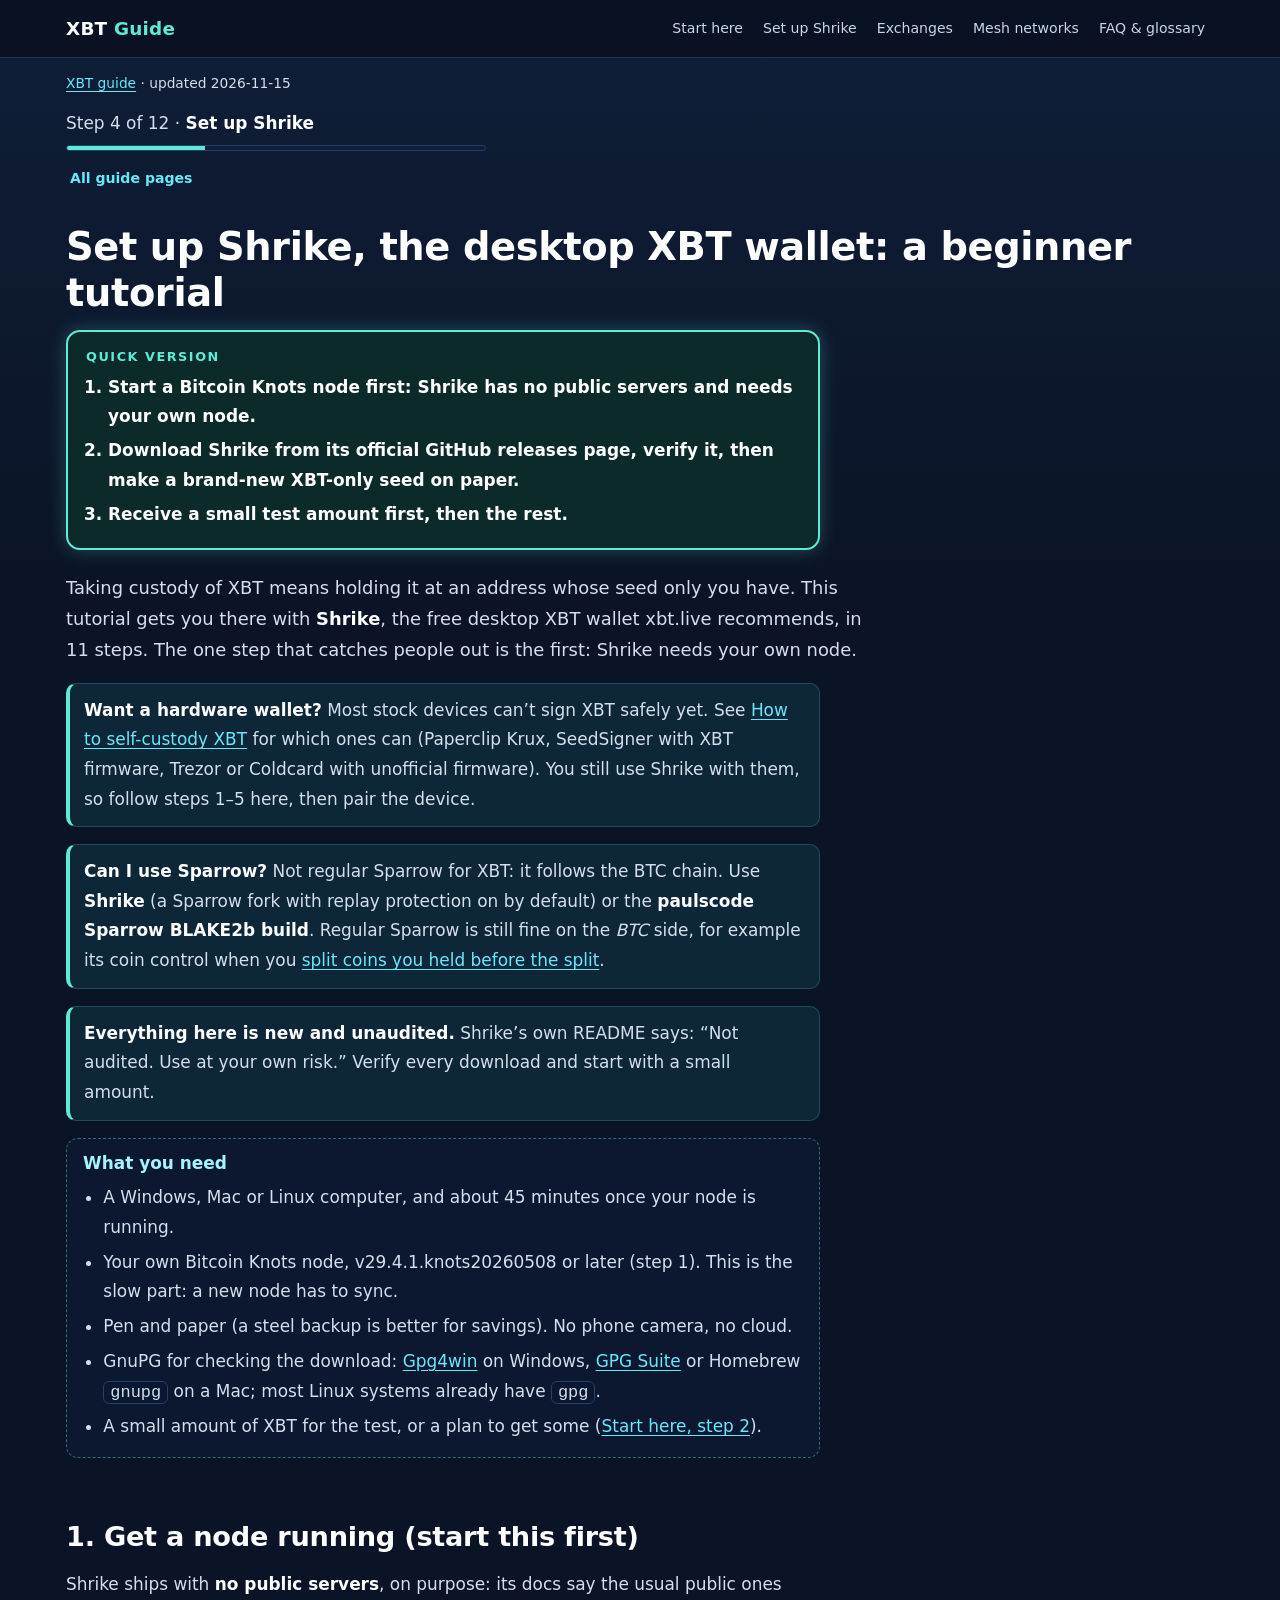
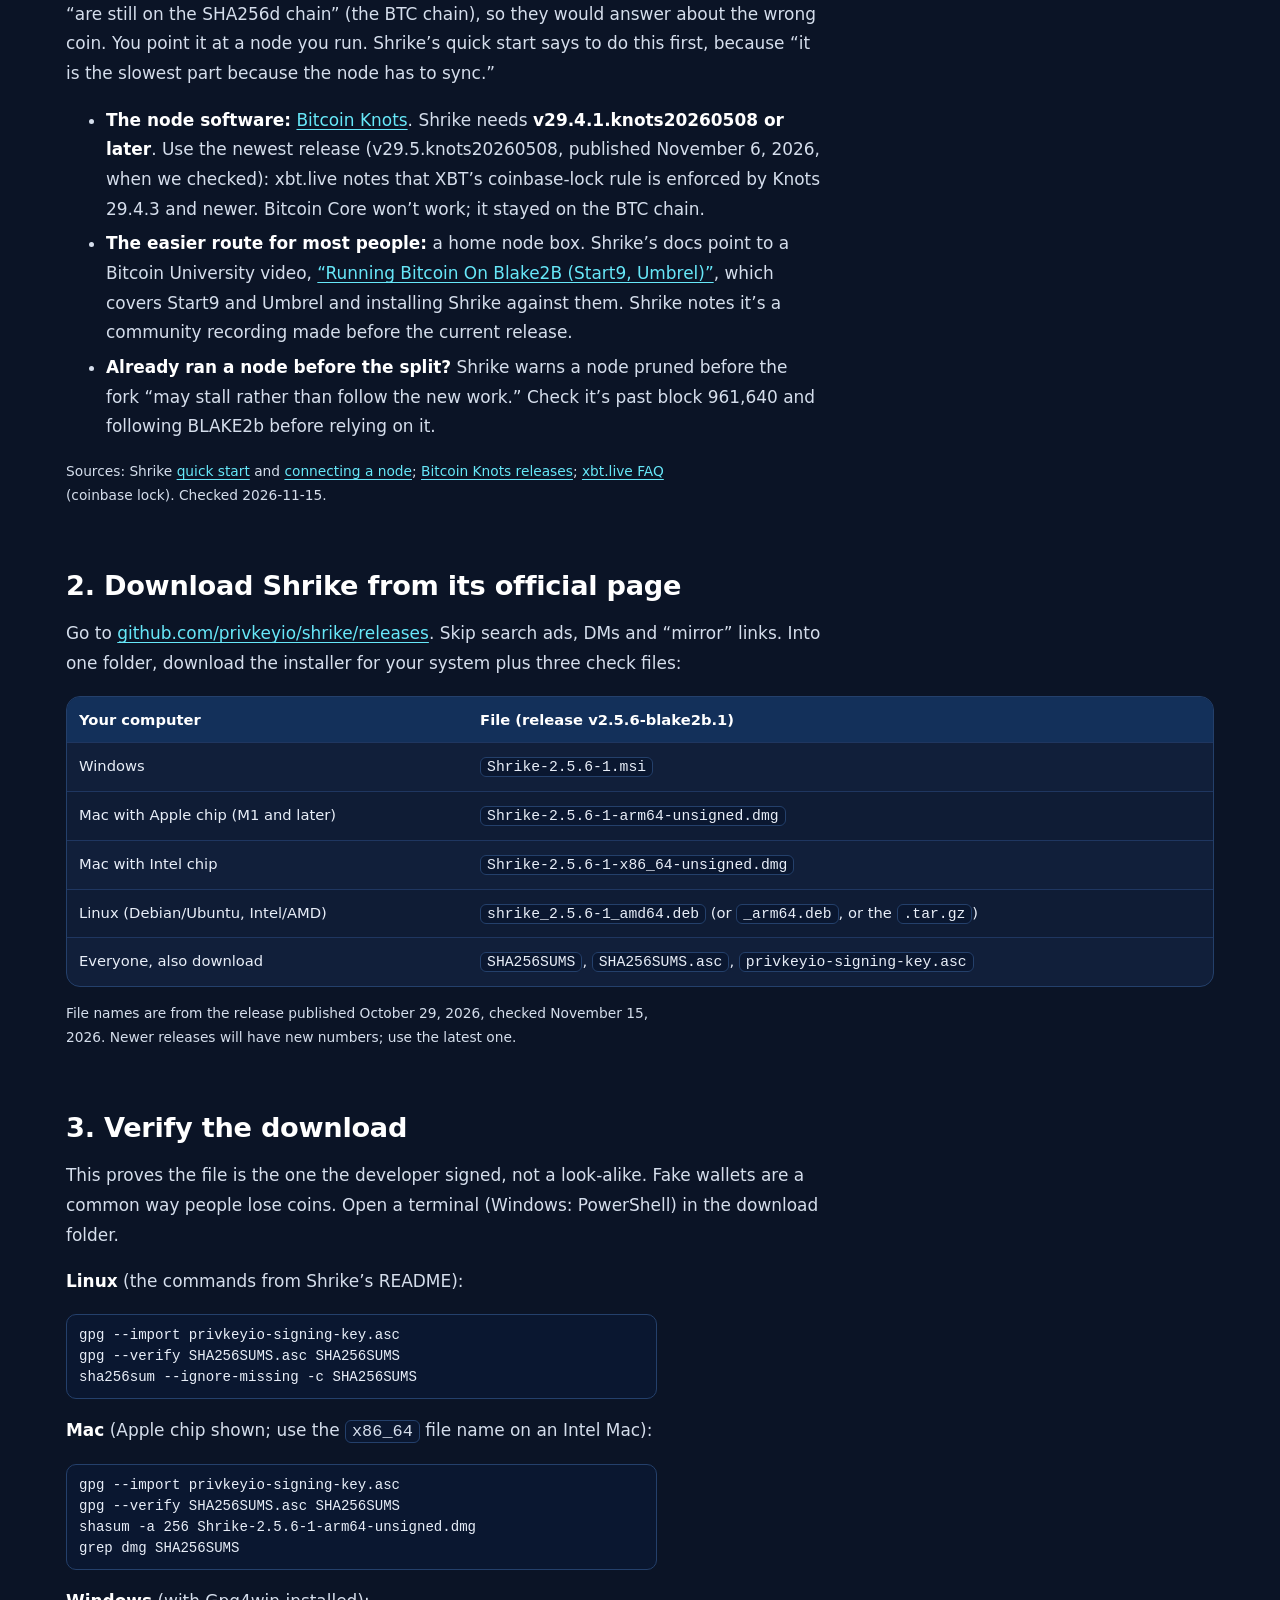
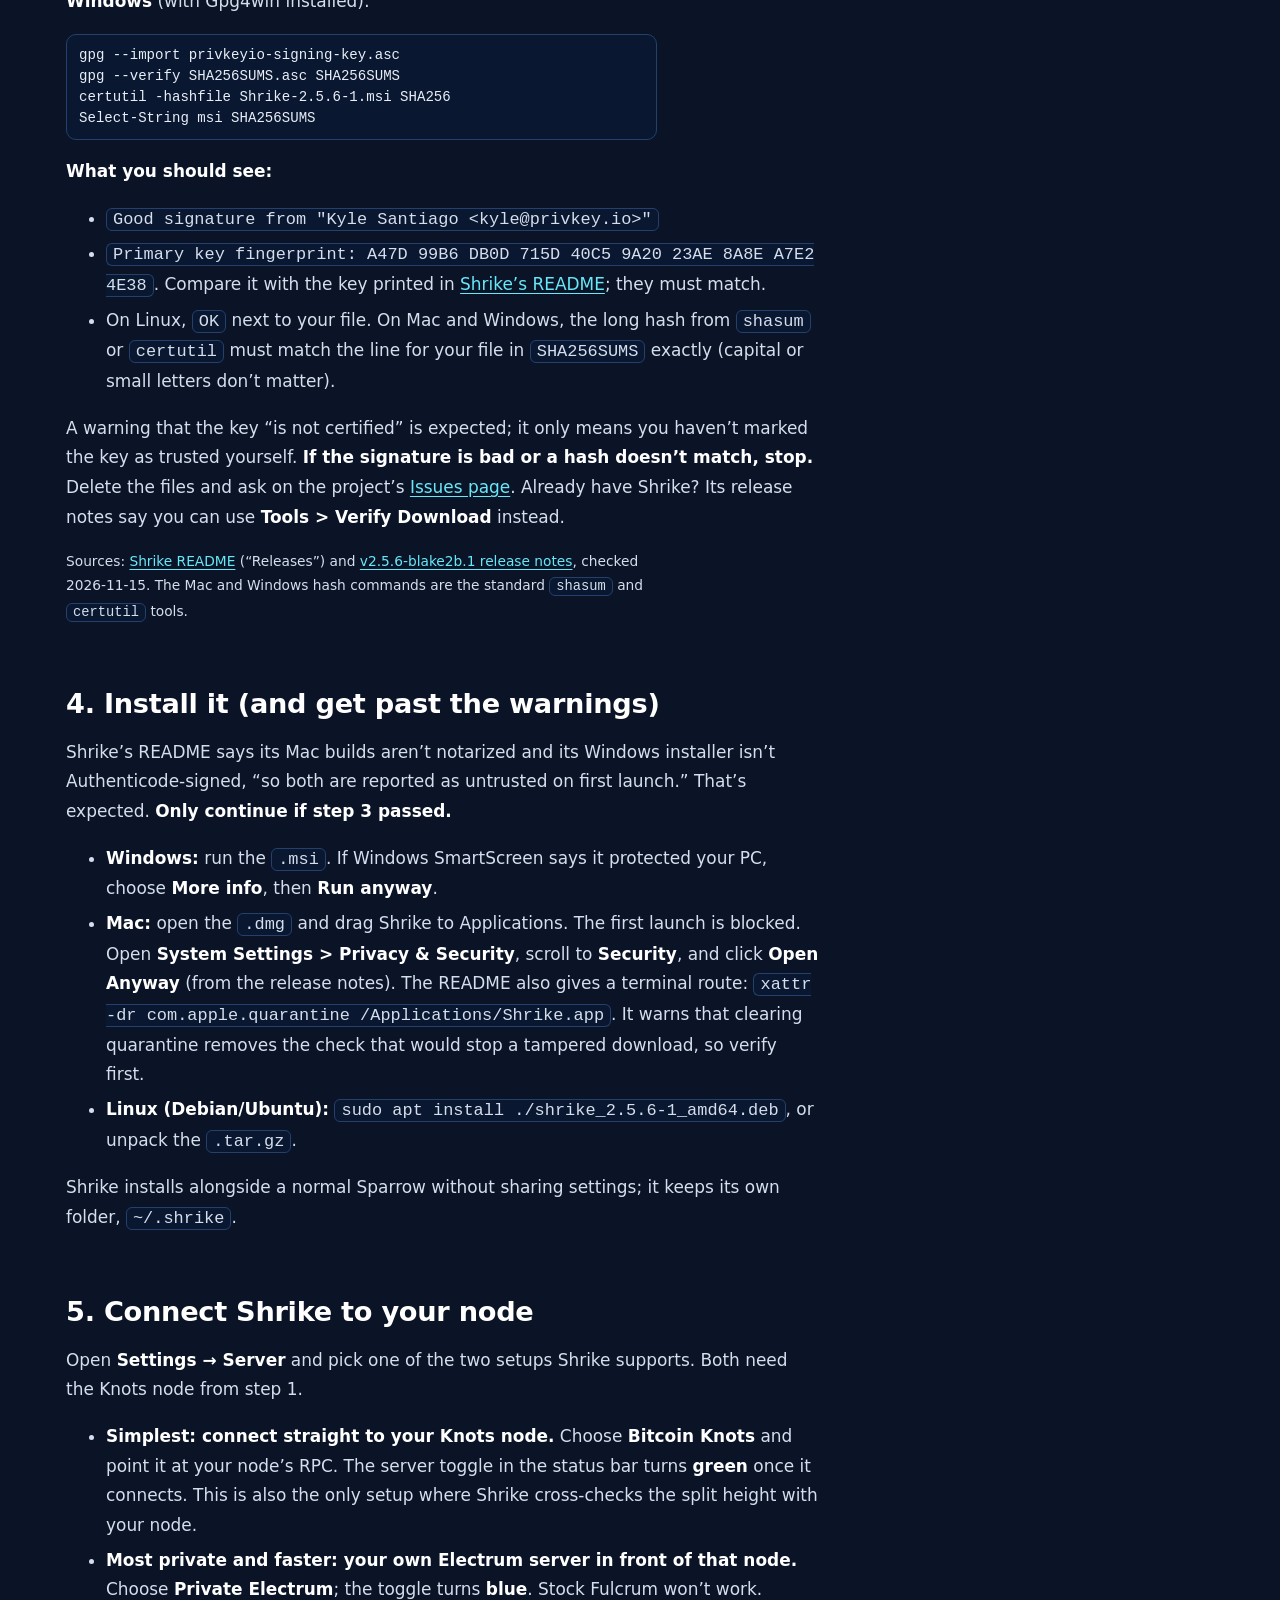
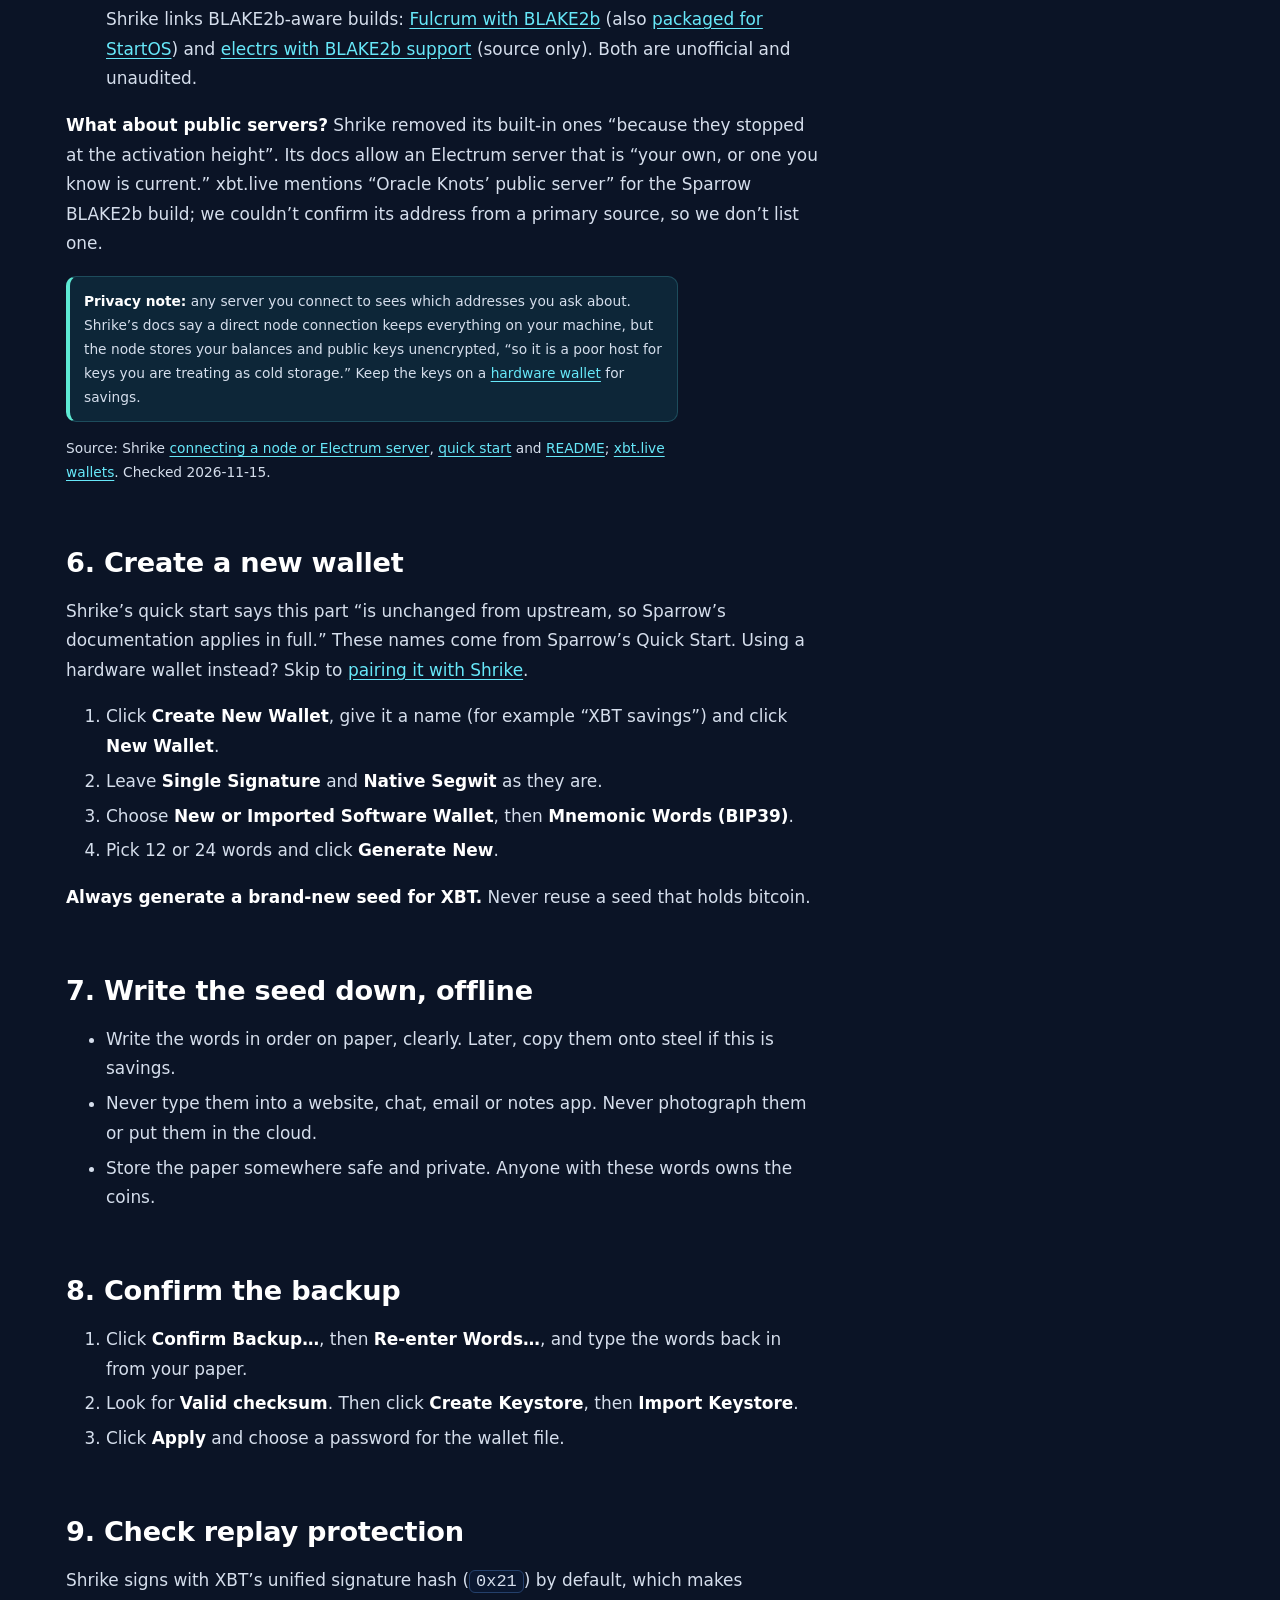
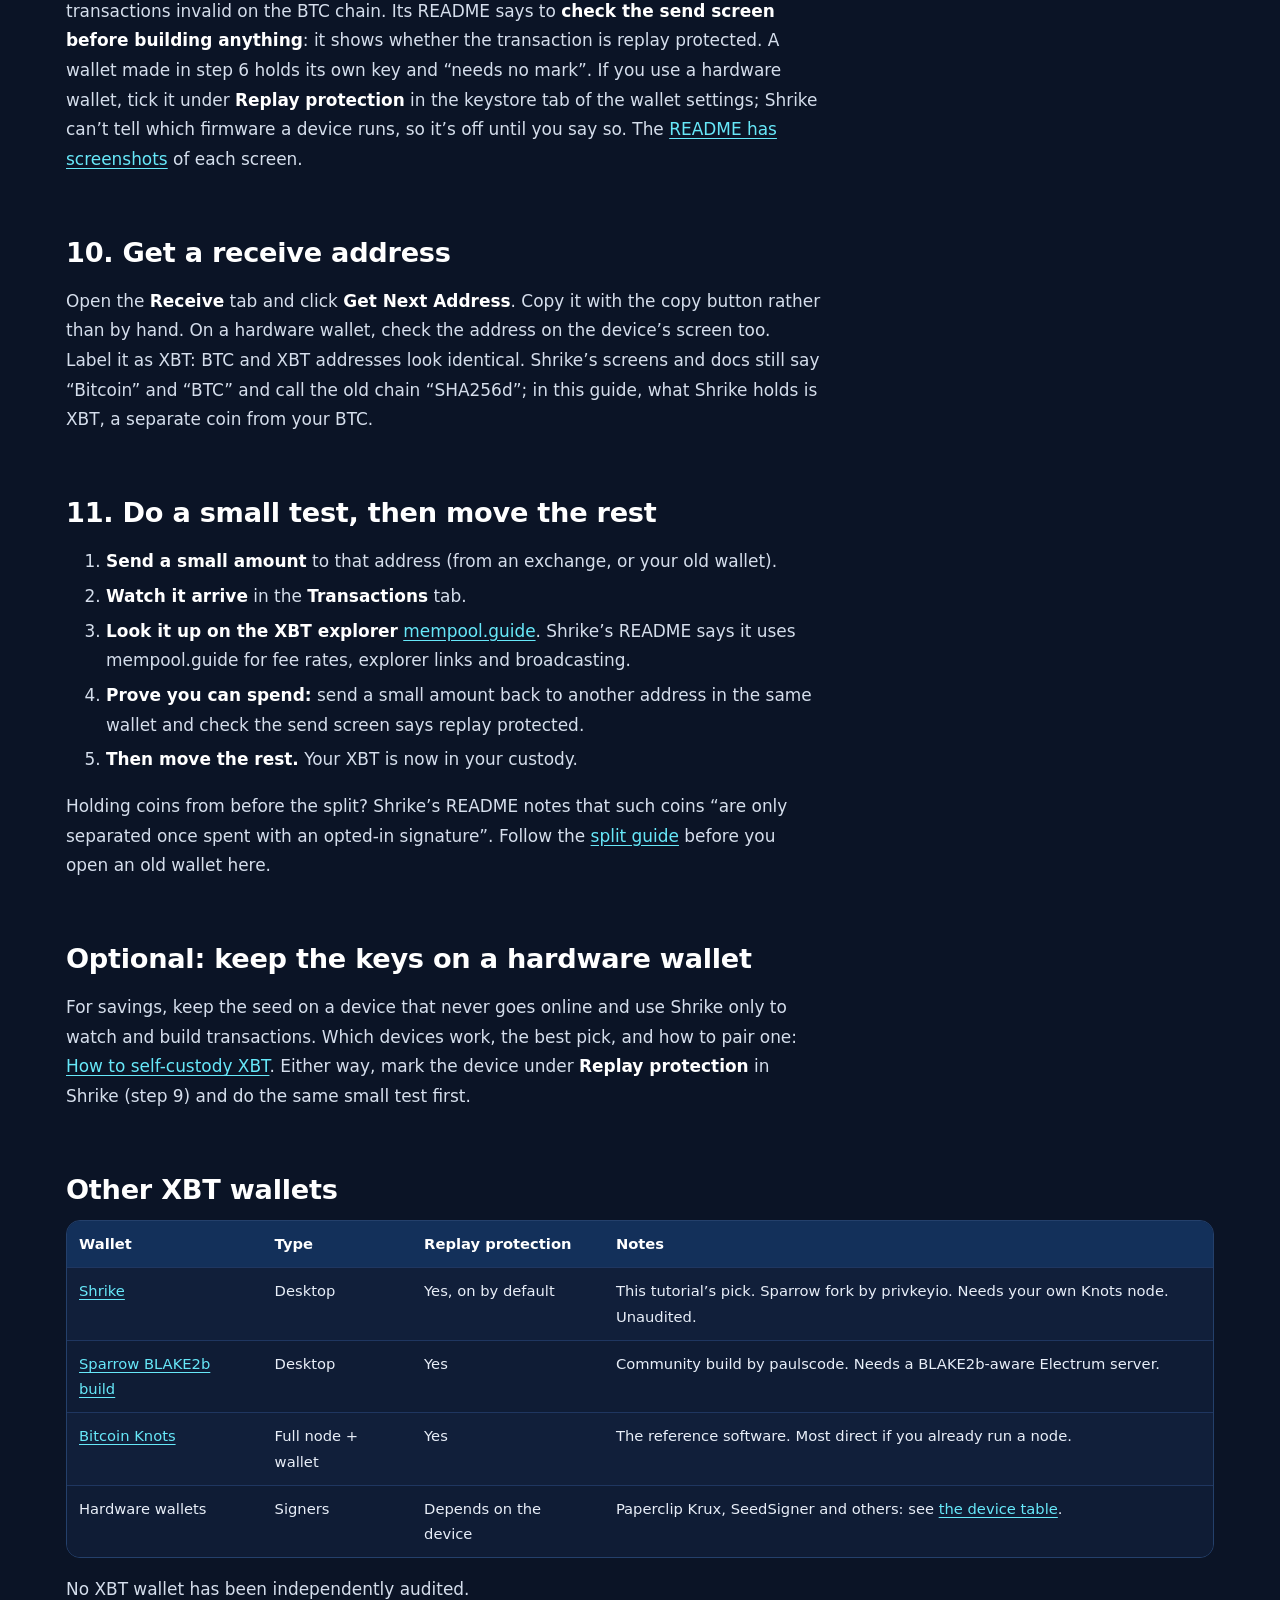
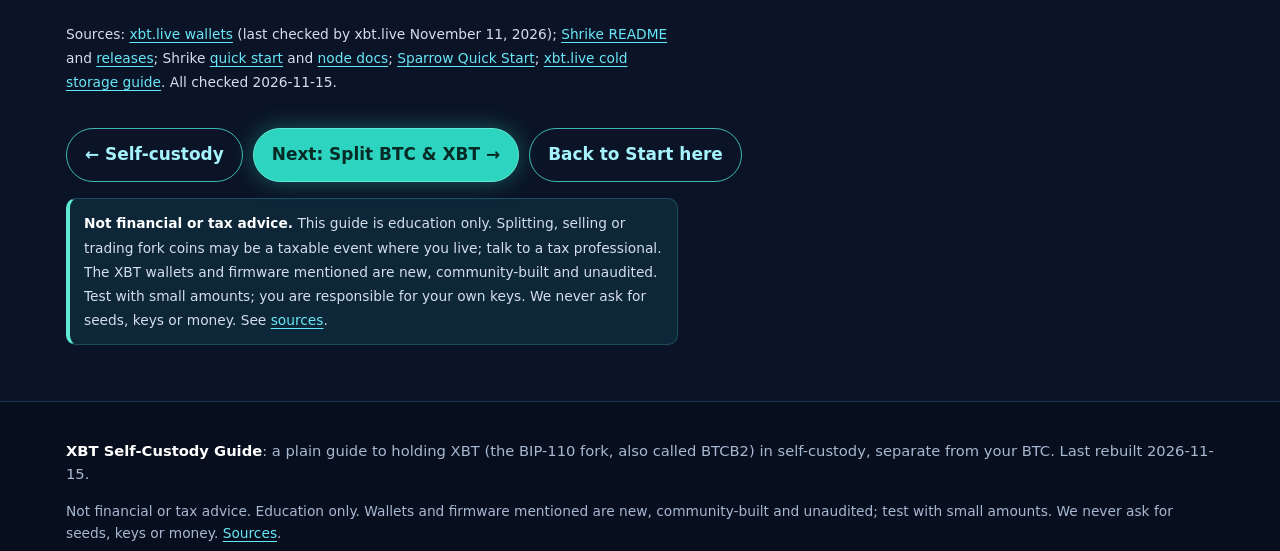
<file: wallets/index.html>
<!doctype html>
<html lang="en"><head>
<meta charset="utf-8"><meta name="viewport" content="width=device-width,initial-scale=1">
<title>Set up Shrike, the desktop XBT wallet: a beginner tutorial | XBT Self-Custody Guide</title><meta name="description" content="Step by step: get a Bitcoin Knots node running, download and verify Shrike on Windows, Mac or Linux, connect it, make and back up a new seed, check replay protection and do a small test. Plus other XBT wallets.">
<link rel="canonical" href="https://rasputin-69420.github.io/xbt-guide/wallets/">
<meta property="og:title" content="Set up Shrike, the desktop XBT wallet: a beginner tutorial | XBT Self-Custody Guide"><meta property="og:description" content="Step by step: get a Bitcoin Knots node running, download and verify Shrike on Windows, Mac or Linux, connect it, make and back up a new seed, check replay protection and do a small test. Plus other XBT wallets.">
<meta property="og:site_name" content="XBT Self-Custody Guide"><meta property="og:type" content="website"><meta property="og:url" content="https://rasputin-69420.github.io/xbt-guide/wallets/">
<meta name="twitter:card" content="summary"><meta name="theme-color" content="#0b1426"><meta name="color-scheme" content="dark">
<link rel="stylesheet" href="../assets/style.css">
<link rel="icon" href="../assets/favicon.svg" type="image/svg+xml">
</head><body>
<header class="top"><div class="wrap bar">
<a class="logo" href="../"><span class="wordmark">XBT <b>Guide</b></span></a>
<nav><a href="../">Start here</a><a href="../wallets/">Set up Shrike</a><a href="../exchanges/">Exchanges</a><a href="../mesh/">Mesh networks</a><a href="../faq/">FAQ &amp; glossary</a></nav></div></header>
<main class="wrap"><article class="guide xguide"><p class="small"><a href="../">XBT guide</a> · updated 2026-11-15</p><nav class="xprog" aria-label="XBT guide steps"><p class="xstep-count">Step 4 of 12 &middot; <strong>Set up Shrike</strong></p><div class="xbar" role="presentation"><span style="width:33%"></span></div><details class="xall"><summary>All guide pages</summary><ol class="xsteps"><li><a href="../">Start here</a></li><li><a href="../paths/">Your path in detail</a></li><li><a href="../self-custody/">Self-custody</a></li><li><span aria-current="step">Set up Shrike</span></li><li><a href="../split/">Split BTC &amp; XBT</a></li><li><a href="../exchanges/">Exchanges</a></li><li><a href="../consolidate/">Withdraw &amp; consolidate</a></li><li><a href="../safety/">Safety checklist</a></li><li><a href="../why/">Why XBT</a></li><li><a href="../mesh/">Mesh networks</a></li><li><a href="../faq/">FAQ &amp; glossary</a></li><li><a href="../sources/">Sources</a></li></ol></details></nav><h1>Set up Shrike, the desktop XBT wallet: a beginner tutorial</h1><div class="xquick"><p class="xquick-h">Quick version</p><ol><li>Start a Bitcoin Knots node first: Shrike has no public servers and needs your own node.</li><li>Download Shrike from its official GitHub releases page, verify it, then make a brand-new XBT-only seed on paper.</li><li>Receive a small test amount first, then the rest.</li></ol></div>
<p class="lead">Taking custody of XBT means holding it at an address whose seed only you have. This tutorial gets you there with <strong>Shrike</strong>, the free desktop XBT wallet xbt.live recommends, in 11 steps. The one step that catches people out is the first: Shrike needs your own node.</p>
<p class="callout"><strong>Want a hardware wallet?</strong> Most stock devices can&rsquo;t sign XBT safely yet. See <a href="../self-custody/">How to self-custody XBT</a> for which ones can (Paperclip Krux, SeedSigner with XBT firmware, Trezor or Coldcard with unofficial firmware). You still use Shrike with them, so follow steps 1&ndash;5 here, then pair the device.</p>
<p class="callout"><strong>Can I use Sparrow?</strong> Not regular Sparrow for XBT: it follows the BTC chain. Use <strong>Shrike</strong> (a Sparrow fork with replay protection on by default) or the <strong>paulscode Sparrow BLAKE2b build</strong>. Regular Sparrow is still fine on the <em>BTC</em> side, for example its coin control when you <a href="../split/">split coins you held before the split</a>.</p>
<p class="callout"><strong>Everything here is new and unaudited.</strong> Shrike&rsquo;s own README says: &ldquo;Not audited. Use at your own risk.&rdquo; Verify every download and start with a small amount.</p>

<div class="need"><strong>What you need</strong><ul>
<li>A Windows, Mac or Linux computer, and about 45 minutes once your node is running.</li>
<li>Your own Bitcoin Knots node, v29.4.1.knots20260508 or later (step 1). This is the slow part: a new node has to sync.</li>
<li>Pen and paper (a steel backup is better for savings). No phone camera, no cloud.</li>
<li>GnuPG for checking the download: <a href="https://gpg4win.org/" rel="noopener" target="_blank">Gpg4win</a> on Windows, <a href="https://gpgtools.org/" rel="noopener" target="_blank">GPG Suite</a> or Homebrew <code>gnupg</code> on a Mac; most Linux systems already have <code>gpg</code>.</li>
<li>A small amount of XBT for the test, or a plan to get some (<a href="../#choose">Start here, step 2</a>).</li>
</ul></div>

<h2 id="node">1. Get a node running (start this first)</h2>
<p>Shrike ships with <strong>no public servers</strong>, on purpose: its docs say the usual public ones &ldquo;are still on the SHA256d chain&rdquo; (the BTC chain), so they would answer about the wrong coin. You point it at a node you run. Shrike&rsquo;s quick start says to do this first, because &ldquo;it is the slowest part because the node has to sync.&rdquo;</p>
<ul>
<li><strong>The node software:</strong> <a href="https://github.com/bitcoinknots/bitcoin/releases" rel="noopener" target="_blank">Bitcoin Knots</a>. Shrike needs <strong>v29.4.1.knots20260508 or later</strong>. Use the newest release (v29.5.knots20260508, published November 6, 2026, when we checked): xbt.live notes that XBT&rsquo;s coinbase-lock rule is enforced by Knots 29.4.3 and newer. Bitcoin Core won&rsquo;t work; it stayed on the BTC chain.</li>
<li><strong>The easier route for most people:</strong> a home node box. Shrike&rsquo;s docs point to a Bitcoin University video, <a href="https://youtu.be/7-5XszJcD6g" rel="noopener" target="_blank">&ldquo;Running Bitcoin On Blake2B (Start9, Umbrel)&rdquo;</a>, which covers Start9 and Umbrel and installing Shrike against them. Shrike notes it&rsquo;s a community recording made before the current release.</li>
<li><strong>Already ran a node before the split?</strong> Shrike warns a node pruned before the fork &ldquo;may stall rather than follow the new work.&rdquo; Check it&rsquo;s past block 961,640 and following BLAKE2b before relying on it.</li>
</ul>
<p class="small">Sources: Shrike <a href="https://shrikewallet.com/docs/quick-start.html" rel="noopener" target="_blank">quick start</a> and <a href="https://shrikewallet.com/docs/connect-node.html" rel="noopener" target="_blank">connecting a node</a>; <a href="https://github.com/bitcoinknots/bitcoin/releases" rel="noopener" target="_blank">Bitcoin Knots releases</a>; <a href="https://xbt.live/faq/" rel="noopener" target="_blank">xbt.live FAQ</a> (coinbase lock). Checked 2026-11-15.</p>

<h2 id="download">2. Download Shrike from its official page</h2>
<p>Go to <a href="https://github.com/privkeyio/shrike/releases" rel="noopener" target="_blank">github.com/privkeyio/shrike/releases</a>. Skip search ads, DMs and &ldquo;mirror&rdquo; links. Into one folder, download the installer for your system plus three check files:</p>
<div class="tablewrap"><table class="data xstack"><thead><tr><th scope="col">Your computer</th><th scope="col">File (release v2.5.6-blake2b.1)</th></tr></thead><tbody>
<tr><td data-label="Your computer">Windows</td><td data-label="File (release v2.5.6-blake2b.1)"><code>Shrike-2.5.6-1.msi</code></td></tr>
<tr><td data-label="Your computer">Mac with Apple chip (M1 and later)</td><td data-label="File (release v2.5.6-blake2b.1)"><code>Shrike-2.5.6-1-arm64-unsigned.dmg</code></td></tr>
<tr><td data-label="Your computer">Mac with Intel chip</td><td data-label="File (release v2.5.6-blake2b.1)"><code>Shrike-2.5.6-1-x86_64-unsigned.dmg</code></td></tr>
<tr><td data-label="Your computer">Linux (Debian/Ubuntu, Intel/AMD)</td><td data-label="File (release v2.5.6-blake2b.1)"><code>shrike_2.5.6-1_amd64.deb</code> (or <code>_arm64.deb</code>, or the <code>.tar.gz</code>)</td></tr>
<tr><td data-label="Your computer">Everyone, also download</td><td data-label="File (release v2.5.6-blake2b.1)"><code>SHA256SUMS</code>, <code>SHA256SUMS.asc</code>, <code>privkeyio-signing-key.asc</code></td></tr>
</tbody></table></div>
<p class="small">File names are from the release published October 29, 2026, checked November 15, 2026. Newer releases will have new numbers; use the latest one.</p>

<h2 id="verify">3. Verify the download</h2>
<p>This proves the file is the one the developer signed, not a look-alike. Fake wallets are a common way people lose coins. Open a terminal (Windows: PowerShell) in the download folder.</p>
<p><strong>Linux</strong> (the commands from Shrike&rsquo;s README):</p>
<pre><code>gpg --import privkeyio-signing-key.asc
gpg --verify SHA256SUMS.asc SHA256SUMS
sha256sum --ignore-missing -c SHA256SUMS</code></pre>
<p><strong>Mac</strong> (Apple chip shown; use the <code>x86_64</code> file name on an Intel Mac):</p>
<pre><code>gpg --import privkeyio-signing-key.asc
gpg --verify SHA256SUMS.asc SHA256SUMS
shasum -a 256 Shrike-2.5.6-1-arm64-unsigned.dmg
grep dmg SHA256SUMS</code></pre>
<p><strong>Windows</strong> (with Gpg4win installed):</p>
<pre><code>gpg --import privkeyio-signing-key.asc
gpg --verify SHA256SUMS.asc SHA256SUMS
certutil -hashfile Shrike-2.5.6-1.msi SHA256
Select-String msi SHA256SUMS</code></pre>
<p><strong>What you should see:</strong></p>
<ul>
<li><code>Good signature from "Kyle Santiago &lt;kyle@privkey.io&gt;"</code></li>
<li><code>Primary key fingerprint: A47D 99B6 DB0D 715D 40C5  9A20 23AE 8A8E A7E2 4E38</code>. Compare it with the key printed in <a href="https://github.com/privkeyio/shrike#releases" rel="noopener" target="_blank">Shrike&rsquo;s README</a>; they must match.</li>
<li>On Linux, <code>OK</code> next to your file. On Mac and Windows, the long hash from <code>shasum</code> or <code>certutil</code> must match the line for your file in <code>SHA256SUMS</code> exactly (capital or small letters don&rsquo;t matter).</li>
</ul>
<p>A warning that the key &ldquo;is not certified&rdquo; is expected; it only means you haven&rsquo;t marked the key as trusted yourself. <strong>If the signature is bad or a hash doesn&rsquo;t match, stop.</strong> Delete the files and ask on the project&rsquo;s <a href="https://github.com/privkeyio/shrike/issues" rel="noopener" target="_blank">Issues page</a>. Already have Shrike? Its release notes say you can use <strong>Tools &gt; Verify Download</strong> instead.</p>
<p class="small">Sources: <a href="https://github.com/privkeyio/shrike" rel="noopener" target="_blank">Shrike README</a> (&ldquo;Releases&rdquo;) and <a href="https://github.com/privkeyio/shrike/releases" rel="noopener" target="_blank">v2.5.6-blake2b.1 release notes</a>, checked 2026-11-15. The Mac and Windows hash commands are the standard <code>shasum</code> and <code>certutil</code> tools.</p>

<h2 id="install">4. Install it (and get past the warnings)</h2>
<p>Shrike&rsquo;s README says its Mac builds aren&rsquo;t notarized and its Windows installer isn&rsquo;t Authenticode-signed, &ldquo;so both are reported as untrusted on first launch.&rdquo; That&rsquo;s expected. <strong>Only continue if step 3 passed.</strong></p>
<ul>
<li><strong>Windows:</strong> run the <code>.msi</code>. If Windows SmartScreen says it protected your PC, choose <strong>More info</strong>, then <strong>Run anyway</strong>.</li>
<li><strong>Mac:</strong> open the <code>.dmg</code> and drag Shrike to Applications. The first launch is blocked. Open <strong>System Settings &gt; Privacy &amp; Security</strong>, scroll to <strong>Security</strong>, and click <strong>Open Anyway</strong> (from the release notes). The README also gives a terminal route: <code>xattr -dr com.apple.quarantine /Applications/Shrike.app</code>. It warns that clearing quarantine removes the check that would stop a tampered download, so verify first.</li>
<li><strong>Linux (Debian/Ubuntu):</strong> <code>sudo apt install ./shrike_2.5.6-1_amd64.deb</code>, or unpack the <code>.tar.gz</code>.</li>
</ul>
<p>Shrike installs alongside a normal Sparrow without sharing settings; it keeps its own folder, <code>~/.shrike</code>.</p>

<h2 id="connect">5. Connect Shrike to your node</h2>
<p>Open <strong>Settings &rarr; Server</strong> and pick one of the two setups Shrike supports. Both need the Knots node from step 1.</p>
<ul>
<li><strong>Simplest: connect straight to your Knots node.</strong> Choose <strong>Bitcoin Knots</strong> and point it at your node&rsquo;s RPC. The server toggle in the status bar turns <strong>green</strong> once it connects. This is also the only setup where Shrike cross-checks the split height with your node.</li>
<li><strong>Most private and faster: your own Electrum server in front of that node.</strong> Choose <strong>Private Electrum</strong>; the toggle turns <strong>blue</strong>. Stock Fulcrum won&rsquo;t work. Shrike links BLAKE2b-aware builds: <a href="https://github.com/privkeyio/Fulcrum/releases/latest" rel="noopener" target="_blank">Fulcrum with BLAKE2b</a> (also <a href="https://github.com/privkeyio/fulcrum-startos/releases/latest" rel="noopener" target="_blank">packaged for StartOS</a>) and <a href="https://github.com/jasonsopko/electrs" rel="noopener" target="_blank">electrs with BLAKE2b support</a> (source only). Both are unofficial and unaudited.</li>
</ul>
<p><strong>What about public servers?</strong> Shrike removed its built-in ones &ldquo;because they stopped at the activation height&rdquo;. Its docs allow an Electrum server that is &ldquo;your own, or one you know is current.&rdquo; xbt.live mentions &ldquo;Oracle Knots&rsquo; public server&rdquo; for the Sparrow BLAKE2b build; we couldn&rsquo;t confirm its address from a primary source, so we don&rsquo;t list one.</p>
<p class="callout small"><strong>Privacy note:</strong> any server you connect to sees which addresses you ask about. Shrike&rsquo;s docs say a direct node connection keeps everything on your machine, but the node stores your balances and public keys unencrypted, &ldquo;so it is a poor host for keys you are treating as cold storage.&rdquo; Keep the keys on a <a href="../self-custody/">hardware wallet</a> for savings.</p>
<p class="small">Source: Shrike <a href="https://shrikewallet.com/docs/connect-node.html" rel="noopener" target="_blank">connecting a node or Electrum server</a>, <a href="https://shrikewallet.com/docs/quick-start.html" rel="noopener" target="_blank">quick start</a> and <a href="https://github.com/privkeyio/shrike" rel="noopener" target="_blank">README</a>; <a href="https://xbt.live/wallets/" rel="noopener" target="_blank">xbt.live wallets</a>. Checked 2026-11-15.</p>

<h2 id="create">6. Create a new wallet</h2>
<p>Shrike&rsquo;s quick start says this part &ldquo;is unchanged from upstream, so Sparrow&rsquo;s documentation applies in full.&rdquo; These names come from Sparrow&rsquo;s Quick Start. Using a hardware wallet instead? Skip to <a href="../self-custody/#pair">pairing it with Shrike</a>.</p>
<ol>
<li>Click <strong>Create New Wallet</strong>, give it a name (for example &ldquo;XBT savings&rdquo;) and click <strong>New Wallet</strong>.</li>
<li>Leave <strong>Single Signature</strong> and <strong>Native Segwit</strong> as they are.</li>
<li>Choose <strong>New or Imported Software Wallet</strong>, then <strong>Mnemonic Words (BIP39)</strong>.</li>
<li>Pick 12 or 24 words and click <strong>Generate New</strong>.</li>
</ol>
<p><strong>Always generate a brand-new seed for XBT.</strong> Never reuse a seed that holds bitcoin.</p>

<h2 id="seed">7. Write the seed down, offline</h2>
<ul>
<li>Write the words in order on paper, clearly. Later, copy them onto steel if this is savings.</li>
<li>Never type them into a website, chat, email or notes app. Never photograph them or put them in the cloud.</li>
<li>Store the paper somewhere safe and private. Anyone with these words owns the coins.</li>
</ul>

<h2 id="backup">8. Confirm the backup</h2>
<ol>
<li>Click <strong>Confirm Backup&hellip;</strong>, then <strong>Re-enter Words&hellip;</strong>, and type the words back in from your paper.</li>
<li>Look for <strong>Valid checksum</strong>. Then click <strong>Create Keystore</strong>, then <strong>Import Keystore</strong>.</li>
<li>Click <strong>Apply</strong> and choose a password for the wallet file.</li>
</ol>

<h2 id="replay">9. Check replay protection</h2>
<p>Shrike signs with XBT&rsquo;s unified signature hash (<code>0x21</code>) by default, which makes transactions invalid on the BTC chain. Its README says to <strong>check the send screen before building anything</strong>: it shows whether the transaction is replay protected. A wallet made in step 6 holds its own key and &ldquo;needs no mark&rdquo;. If you use a hardware wallet, tick it under <strong>Replay protection</strong> in the keystore tab of the wallet settings; Shrike can&rsquo;t tell which firmware a device runs, so it&rsquo;s off until you say so. The <a href="https://github.com/privkeyio/shrike#replay-protection" rel="noopener" target="_blank">README has screenshots</a> of each screen.</p>

<h2 id="receive">10. Get a receive address</h2>
<p>Open the <strong>Receive</strong> tab and click <strong>Get Next Address</strong>. Copy it with the copy button rather than by hand. On a hardware wallet, check the address on the device&rsquo;s screen too. Label it as XBT: BTC and XBT addresses look identical. Shrike&rsquo;s screens and docs still say &ldquo;Bitcoin&rdquo; and &ldquo;BTC&rdquo; and call the old chain &ldquo;SHA256d&rdquo;; in this guide, what Shrike holds is XBT, a separate coin from your BTC.</p>

<h2 id="test">11. Do a small test, then move the rest</h2>
<ol>
<li><strong>Send a small amount</strong> to that address (from an exchange, or your old wallet).</li>
<li><strong>Watch it arrive</strong> in the <strong>Transactions</strong> tab.</li>
<li><strong>Look it up on the XBT explorer</strong> <a href="https://mempool.guide/" rel="noopener" target="_blank">mempool.guide</a>. Shrike&rsquo;s README says it uses mempool.guide for fee rates, explorer links and broadcasting.</li>
<li><strong>Prove you can spend:</strong> send a small amount back to another address in the same wallet and check the send screen says replay protected.</li>
<li><strong>Then move the rest.</strong> Your XBT is now in your custody.</li>
</ol>
<p>Holding coins from before the split? Shrike&rsquo;s README notes that such coins &ldquo;are only separated once spent with an opted-in signature&rdquo;. Follow the <a href="../split/">split guide</a> before you open an old wallet here.</p>

<h2 id="hardware">Optional: keep the keys on a hardware wallet</h2>
<p>For savings, keep the seed on a device that never goes online and use Shrike only to watch and build transactions. Which devices work, the best pick, and how to pair one: <a href="../self-custody/">How to self-custody XBT</a>. Either way, mark the device under <strong>Replay protection</strong> in Shrike (step 9) and do the same small test first.</p>

<h2 id="other">Other XBT wallets</h2>
<div class="tablewrap"><table class="data xstack">
<thead><tr><th scope="col">Wallet</th><th scope="col">Type</th><th scope="col">Replay protection</th><th scope="col">Notes</th></tr></thead>
<tbody>
<tr><td data-label="Wallet"><a href="https://github.com/privkeyio/shrike" rel="noopener" target="_blank">Shrike</a></td><td data-label="Type">Desktop</td><td data-label="Replay protection">Yes, on by default</td><td data-label="Notes">This tutorial&rsquo;s pick. Sparrow fork by privkeyio. Needs your own Knots node. Unaudited.</td></tr>
<tr><td data-label="Wallet"><a href="https://github.com/paulscode/sparrow" rel="noopener" target="_blank">Sparrow BLAKE2b build</a></td><td data-label="Type">Desktop</td><td data-label="Replay protection">Yes</td><td data-label="Notes">Community build by paulscode. Needs a BLAKE2b-aware Electrum server.</td></tr>
<tr><td data-label="Wallet"><a href="https://github.com/bitcoinknots/bitcoin" rel="noopener" target="_blank">Bitcoin Knots</a></td><td data-label="Type">Full node + wallet</td><td data-label="Replay protection">Yes</td><td data-label="Notes">The reference software. Most direct if you already run a node.</td></tr>
<tr><td data-label="Wallet">Hardware wallets</td><td data-label="Type">Signers</td><td data-label="Replay protection">Depends on the device</td><td data-label="Notes">Paperclip Krux, SeedSigner and others: see <a href="../self-custody/#table">the device table</a>.</td></tr>
</tbody></table></div>
<p>No XBT wallet has been independently audited.</p>
<p class="small">Sources: <a href="https://xbt.live/wallets/" rel="noopener" target="_blank">xbt.live wallets</a> (last checked by xbt.live November 11, 2026); <a href="https://github.com/privkeyio/shrike" rel="noopener" target="_blank">Shrike README</a> and <a href="https://github.com/privkeyio/shrike/releases" rel="noopener" target="_blank">releases</a>; Shrike <a href="https://shrikewallet.com/docs/quick-start.html" rel="noopener" target="_blank">quick start</a> and <a href="https://shrikewallet.com/docs/connect-node.html" rel="noopener" target="_blank">node docs</a>; <a href="https://sparrowwallet.com/docs/quick-start.html" rel="noopener" target="_blank">Sparrow Quick Start</a>; <a href="https://xbt.live/cold-storage/" rel="noopener" target="_blank">xbt.live cold storage guide</a>. All checked 2026-11-15.</p>
<p class="xpager"><a class="btn alt" href="../self-custody/">&larr; Self-custody</a> <a class="btn" href="../split/">Next: Split BTC &amp; XBT &rarr;</a> <a class="btn alt" href="../">Back to Start here</a></p><p class="callout small"><strong>Not financial or tax advice.</strong> This guide is education only. Splitting, selling or trading fork coins may be a taxable event where you live; talk to a tax professional. The XBT wallets and firmware mentioned are new, community-built and unaudited. Test with small amounts; you are responsible for your own keys. We never ask for seeds, keys or money. See <a href="../sources/">sources</a>.</p></article></main>
<footer class="foot"><div class="wrap">
<p><strong>XBT Self-Custody Guide</strong>: a plain guide to holding XBT (the BIP-110 fork, also called BTCB2) in self-custody, separate from your BTC. Last rebuilt 2026-11-15.</p>
<p class="small">Not financial or tax advice. Education only. Wallets and firmware mentioned are new, community-built and unaudited; test with small amounts. We never ask for seeds, keys or money. <a href="../sources/">Sources</a>.</p>
</div></footer>
</body></html>
</file>
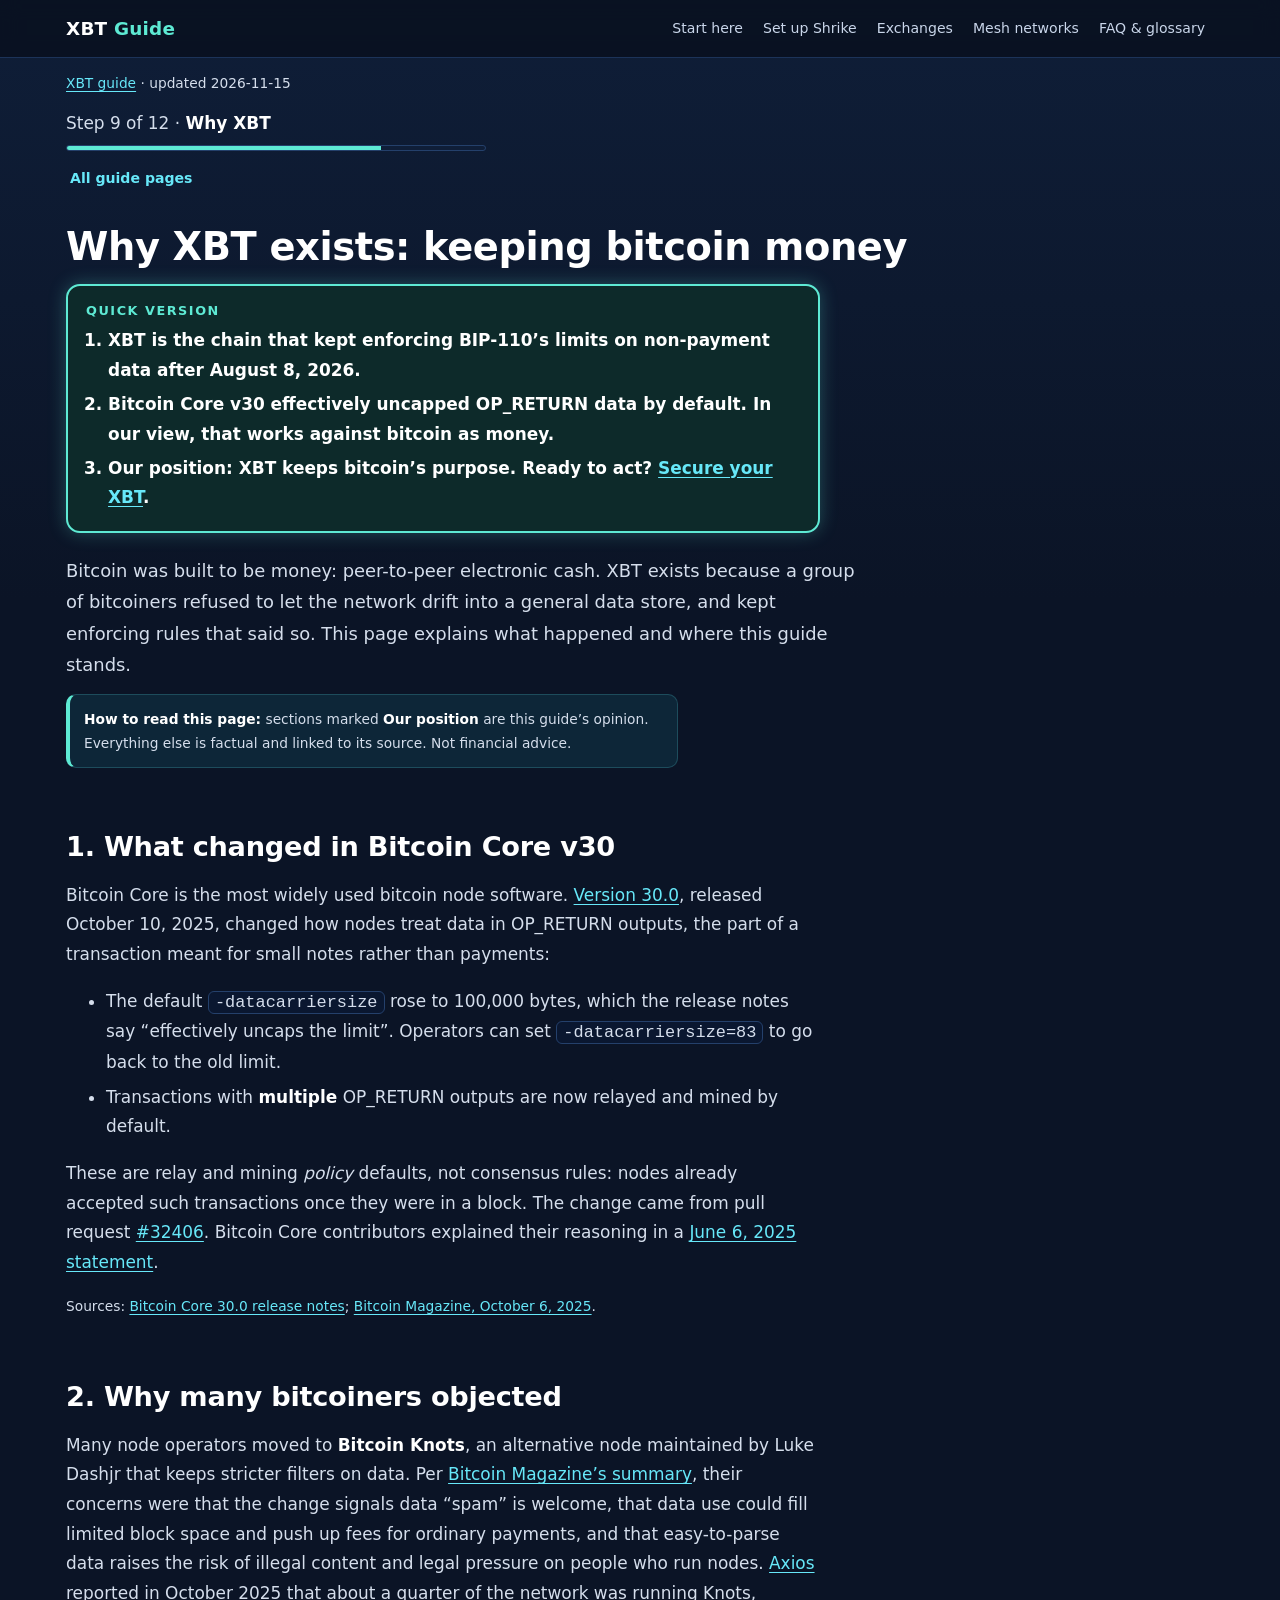
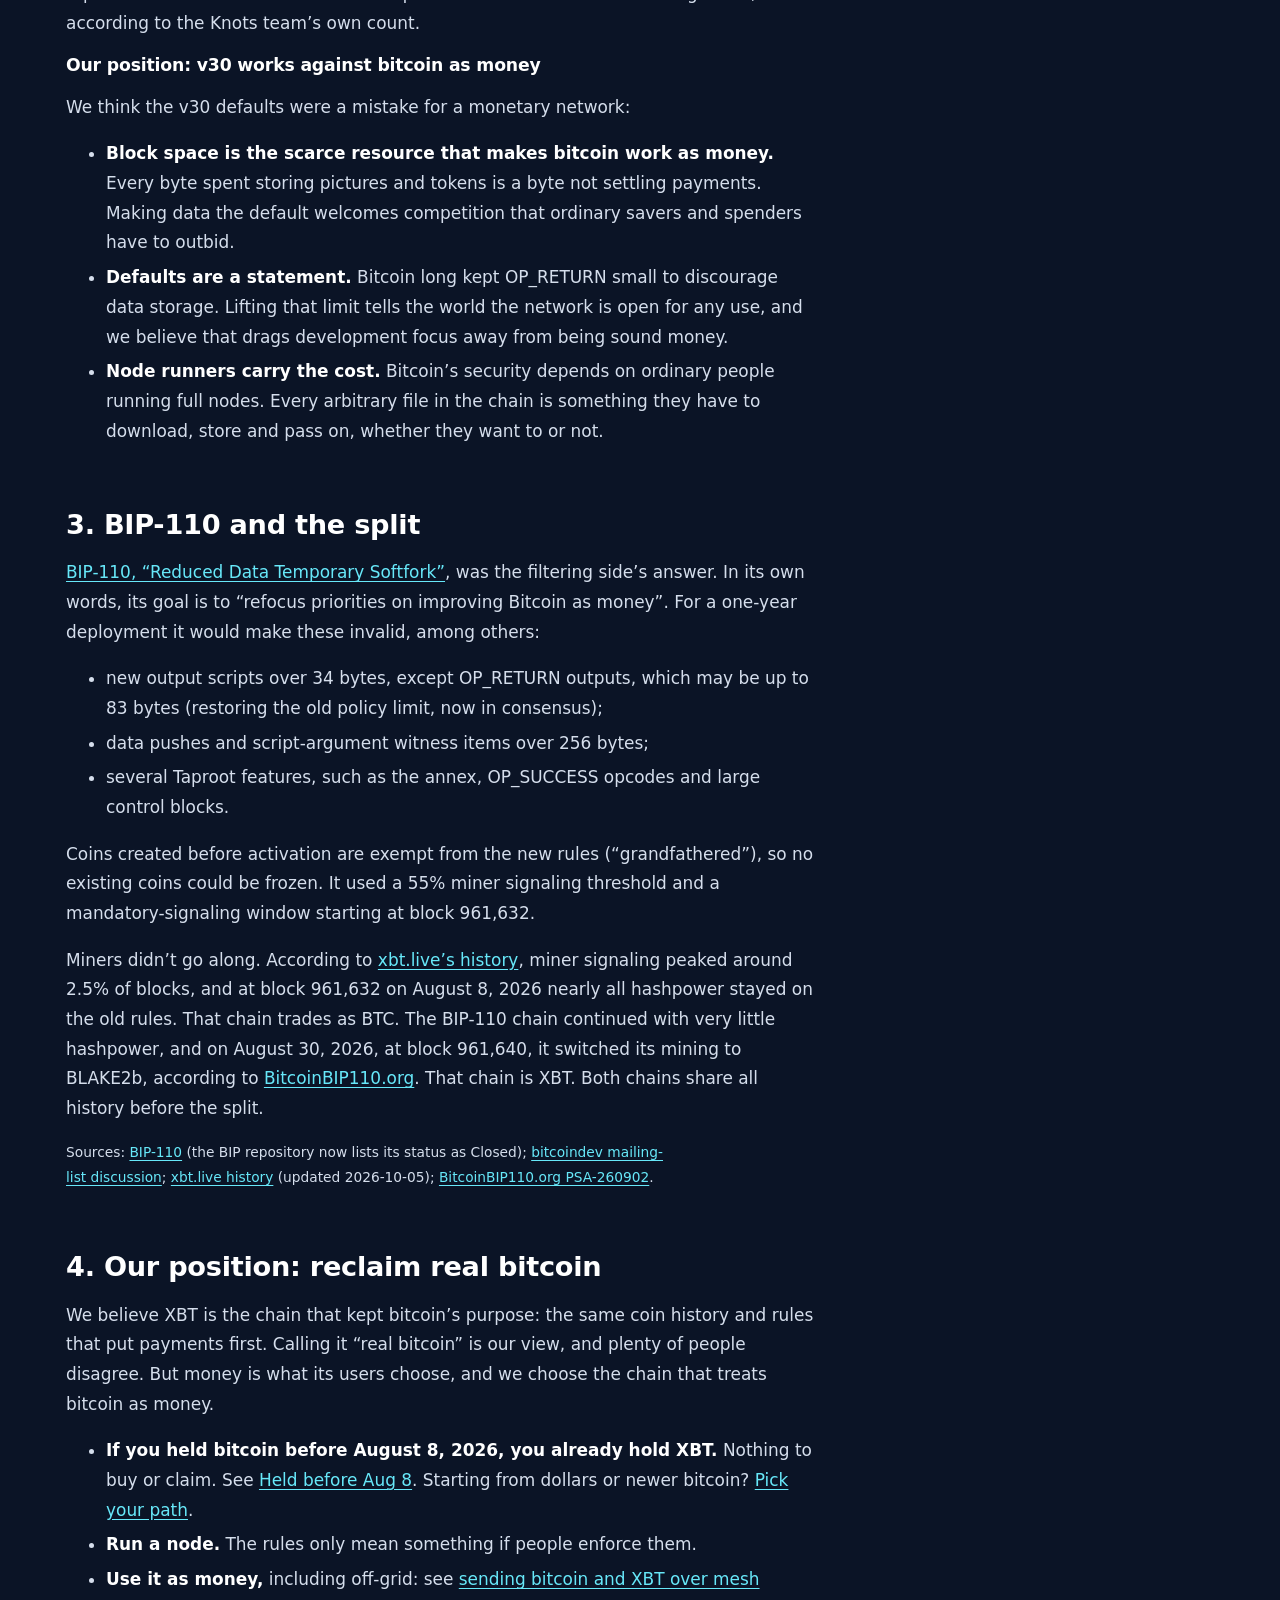
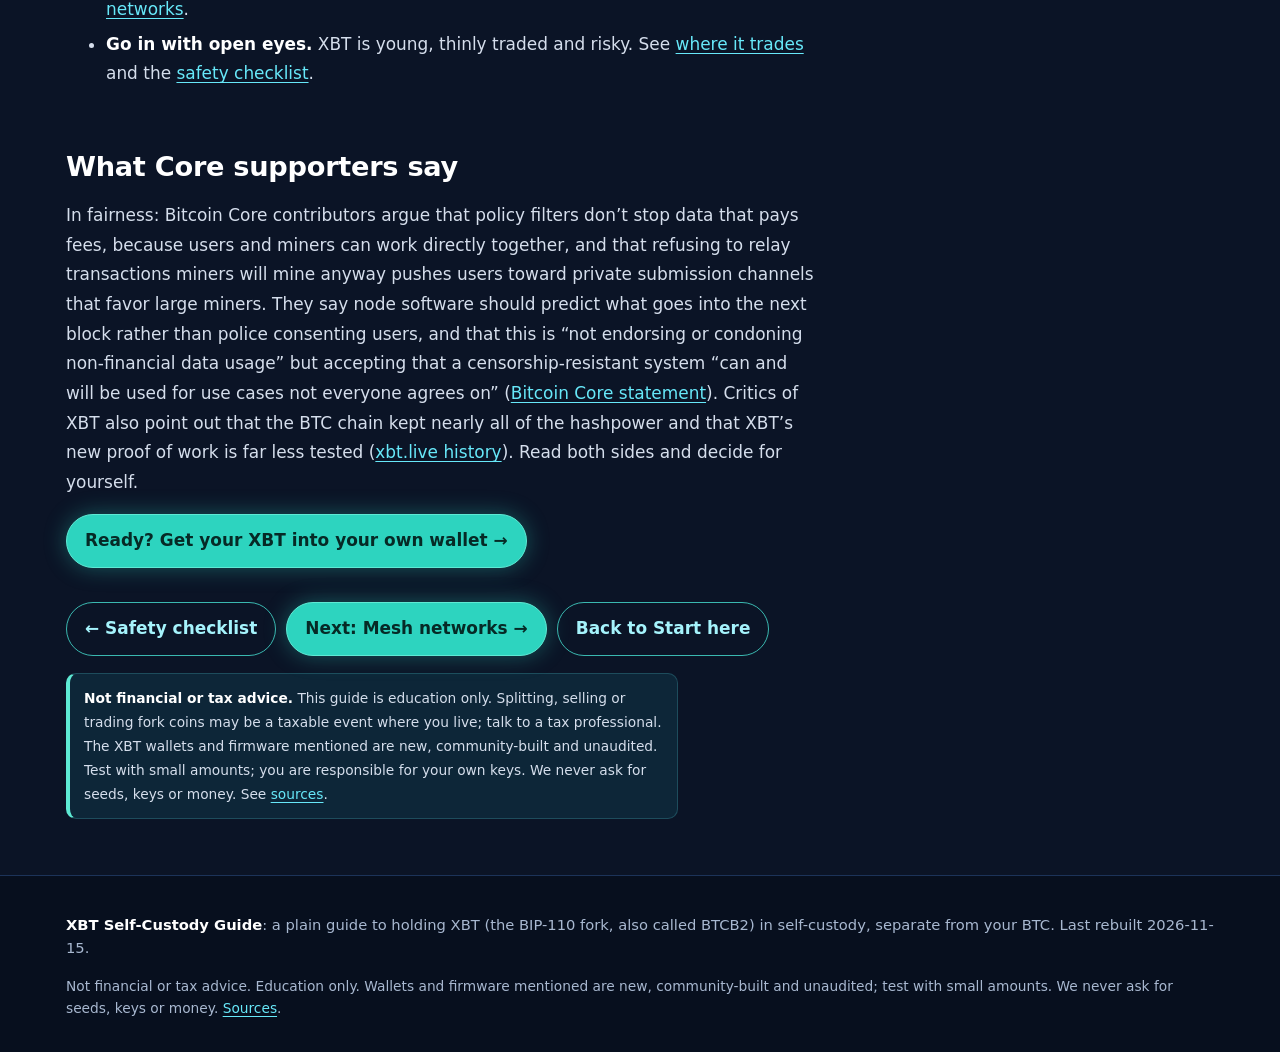
<file: why/index.html>
<!doctype html>
<html lang="en"><head>
<meta charset="utf-8"><meta name="viewport" content="width=device-width,initial-scale=1">
<title>Why XBT exists: keeping bitcoin money | XBT Self-Custody Guide</title><meta name="description" content="Why the BIP-110 fork happened, how Bitcoin Core v30&#x27;s data policy cuts against bitcoin&#x27;s role as money in our view, and why we back XBT. Facts sourced; opinions labeled.">
<link rel="canonical" href="https://rasputin-69420.github.io/xbt-guide/why/">
<meta property="og:title" content="Why XBT exists: keeping bitcoin money | XBT Self-Custody Guide"><meta property="og:description" content="Why the BIP-110 fork happened, how Bitcoin Core v30&#x27;s data policy cuts against bitcoin&#x27;s role as money in our view, and why we back XBT. Facts sourced; opinions labeled.">
<meta property="og:site_name" content="XBT Self-Custody Guide"><meta property="og:type" content="website"><meta property="og:url" content="https://rasputin-69420.github.io/xbt-guide/why/">
<meta name="twitter:card" content="summary"><meta name="theme-color" content="#0b1426"><meta name="color-scheme" content="dark">
<link rel="stylesheet" href="../assets/style.css">
<link rel="icon" href="../assets/favicon.svg" type="image/svg+xml">
</head><body>
<header class="top"><div class="wrap bar">
<a class="logo" href="../"><span class="wordmark">XBT <b>Guide</b></span></a>
<nav><a href="../">Start here</a><a href="../wallets/">Set up Shrike</a><a href="../exchanges/">Exchanges</a><a href="../mesh/">Mesh networks</a><a href="../faq/">FAQ &amp; glossary</a></nav></div></header>
<main class="wrap"><article class="guide xguide"><p class="small"><a href="../">XBT guide</a> · updated 2026-11-15</p><nav class="xprog" aria-label="XBT guide steps"><p class="xstep-count">Step 9 of 12 &middot; <strong>Why XBT</strong></p><div class="xbar" role="presentation"><span style="width:75%"></span></div><details class="xall"><summary>All guide pages</summary><ol class="xsteps"><li><a href="../">Start here</a></li><li><a href="../paths/">Your path in detail</a></li><li><a href="../self-custody/">Self-custody</a></li><li><a href="../wallets/">Set up Shrike</a></li><li><a href="../split/">Split BTC &amp; XBT</a></li><li><a href="../exchanges/">Exchanges</a></li><li><a href="../consolidate/">Withdraw &amp; consolidate</a></li><li><a href="../safety/">Safety checklist</a></li><li><span aria-current="step">Why XBT</span></li><li><a href="../mesh/">Mesh networks</a></li><li><a href="../faq/">FAQ &amp; glossary</a></li><li><a href="../sources/">Sources</a></li></ol></details></nav><h1>Why XBT exists: keeping bitcoin money</h1><div class="xquick"><p class="xquick-h">Quick version</p><ol><li>XBT is the chain that kept enforcing BIP-110&rsquo;s limits on non-payment data after August 8, 2026.</li><li>Bitcoin Core v30 effectively uncapped OP_RETURN data by default. In our view, that works against bitcoin as money.</li><li>Our position: XBT keeps bitcoin&rsquo;s purpose. Ready to act? <a href="../">Secure your XBT</a>.</li></ol></div>
<p class="lead">Bitcoin was built to be money: peer-to-peer electronic cash. XBT exists because a group of bitcoiners refused to let the network drift into a general data store, and kept enforcing rules that said so. This page explains what happened and where this guide stands.</p>
<p class="callout small"><strong>How to read this page:</strong> sections marked <strong>Our position</strong> are this guide&rsquo;s opinion. Everything else is factual and linked to its source. Not financial advice.</p>

<h2>1. What changed in Bitcoin Core v30</h2>
<p>Bitcoin Core is the most widely used bitcoin node software. <a href="https://bitcoincore.org/en/releases/30.0/" rel="noopener" target="_blank">Version 30.0</a>, released October 10, 2025, changed how nodes treat data in OP_RETURN outputs, the part of a transaction meant for small notes rather than payments:</p>
<ul>
<li>The default <code>-datacarriersize</code> rose to 100,000 bytes, which the release notes say &ldquo;effectively uncaps the limit&rdquo;. Operators can set <code>-datacarriersize=83</code> to go back to the old limit.</li>
<li>Transactions with <strong>multiple</strong> OP_RETURN outputs are now relayed and mined by default.</li>
</ul>
<p>These are relay and mining <em>policy</em> defaults, not consensus rules: nodes already accepted such transactions once they were in a block. The change came from pull request <a href="https://github.com/bitcoin/bitcoin/pull/32406" rel="noopener" target="_blank">#32406</a>. Bitcoin Core contributors explained their reasoning in a <a href="https://bitcoincore.org/en/2025/06/06/relay-statement/" rel="noopener" target="_blank">June 6, 2025 statement</a>.</p>
<p class="small">Sources: <a href="https://bitcoincore.org/en/releases/30.0/" rel="noopener" target="_blank">Bitcoin Core 30.0 release notes</a>; <a href="https://bitcoinmagazine.com/technical/bitcoin-core-or-bitcoin-knots-what-the-op_return-debate-is-actually-about" rel="noopener" target="_blank">Bitcoin Magazine, October 6, 2025</a>.</p>

<h2>2. Why many bitcoiners objected</h2>
<p>Many node operators moved to <strong>Bitcoin Knots</strong>, an alternative node maintained by Luke Dashjr that keeps stricter filters on data. Per <a href="https://bitcoinmagazine.com/technical/bitcoin-core-or-bitcoin-knots-what-the-op_return-debate-is-actually-about" rel="noopener" target="_blank">Bitcoin Magazine&rsquo;s summary</a>, their concerns were that the change signals data &ldquo;spam&rdquo; is welcome, that data use could fill limited block space and push up fees for ordinary payments, and that easy-to-parse data raises the risk of illegal content and legal pressure on people who run nodes. <a href="https://www.axios.com/2025/10/30/bitcoin-crypto-storage" rel="noopener" target="_blank">Axios</a> reported in October 2025 that about a quarter of the network was running Knots, according to the Knots team&rsquo;s own count.</p>

<h3>Our position: v30 works against bitcoin as money</h3>
<p>We think the v30 defaults were a mistake for a monetary network:</p>
<ul>
<li><strong>Block space is the scarce resource that makes bitcoin work as money.</strong> Every byte spent storing pictures and tokens is a byte not settling payments. Making data the default welcomes competition that ordinary savers and spenders have to outbid.</li>
<li><strong>Defaults are a statement.</strong> Bitcoin long kept OP_RETURN small to discourage data storage. Lifting that limit tells the world the network is open for any use, and we believe that drags development focus away from being sound money.</li>
<li><strong>Node runners carry the cost.</strong> Bitcoin&rsquo;s security depends on ordinary people running full nodes. Every arbitrary file in the chain is something they have to download, store and pass on, whether they want to or not.</li>
</ul>

<h2>3. BIP-110 and the split</h2>
<p><a href="https://github.com/bitcoin/bips/blob/master/bip-0110.mediawiki" rel="noopener" target="_blank">BIP-110, &ldquo;Reduced Data Temporary Softfork&rdquo;</a>, was the filtering side&rsquo;s answer. In its own words, its goal is to &ldquo;refocus priorities on improving Bitcoin as money&rdquo;. For a one-year deployment it would make these invalid, among others:</p>
<ul>
<li>new output scripts over 34 bytes, except OP_RETURN outputs, which may be up to 83 bytes (restoring the old policy limit, now in consensus);</li>
<li>data pushes and script-argument witness items over 256 bytes;</li>
<li>several Taproot features, such as the annex, OP_SUCCESS opcodes and large control blocks.</li>
</ul>
<p>Coins created before activation are exempt from the new rules (&ldquo;grandfathered&rdquo;), so no existing coins could be frozen. It used a 55% miner signaling threshold and a mandatory-signaling window starting at block 961,632.</p>
<p>Miners didn&rsquo;t go along. According to <a href="https://xbt.live/history/" rel="noopener" target="_blank">xbt.live&rsquo;s history</a>, miner signaling peaked around 2.5% of blocks, and at block 961,632 on August 8, 2026 nearly all hashpower stayed on the old rules. That chain trades as BTC. The BIP-110 chain continued with very little hashpower, and on August 30, 2026, at block 961,640, it switched its mining to BLAKE2b, according to <a href="https://bitcoinbip110.org/psa/" rel="noopener" target="_blank">BitcoinBIP110.org</a>. That chain is XBT. Both chains share all history before the split.</p>
<p class="small">Sources: <a href="https://github.com/bitcoin/bips/blob/master/bip-0110.mediawiki" rel="noopener" target="_blank">BIP-110</a> (the BIP repository now lists its status as Closed); <a href="https://groups.google.com/g/bitcoindev/c/nOZim6FbuF8" rel="noopener" target="_blank">bitcoindev mailing-list discussion</a>; <a href="https://xbt.live/history/" rel="noopener" target="_blank">xbt.live history</a> (updated 2026-10-05); <a href="https://bitcoinbip110.org/psa/" rel="noopener" target="_blank">BitcoinBIP110.org PSA-260902</a>.</p>

<h2>4. Our position: reclaim real bitcoin</h2>
<p>We believe XBT is the chain that kept bitcoin&rsquo;s purpose: the same coin history and rules that put payments first. Calling it &ldquo;real bitcoin&rdquo; is our view, and plenty of people disagree. But money is what its users choose, and we choose the chain that treats bitcoin as money.</p>
<ul>
<li><strong>If you held bitcoin before August 8, 2026, you already hold XBT.</strong> Nothing to buy or claim. See <a href="../#path-a">Held before Aug 8</a>. Starting from dollars or newer bitcoin? <a href="../#choose">Pick your path</a>.</li>
<li><strong>Run a node.</strong> The rules only mean something if people enforce them.</li>
<li><strong>Use it as money,</strong> including off-grid: see <a href="../mesh/">sending bitcoin and XBT over mesh networks</a>.</li>
<li><strong>Go in with open eyes.</strong> XBT is young, thinly traded and risky. See <a href="../exchanges/">where it trades</a> and the <a href="../safety/">safety checklist</a>.</li>
</ul>

<h2>What Core supporters say</h2>
<p>In fairness: Bitcoin Core contributors argue that policy filters don&rsquo;t stop data that pays fees, because users and miners can work directly together, and that refusing to relay transactions miners will mine anyway pushes users toward private submission channels that favor large miners. They say node software should predict what goes into the next block rather than police consenting users, and that this is &ldquo;not endorsing or condoning non-financial data usage&rdquo; but accepting that a censorship-resistant system &ldquo;can and will be used for use cases not everyone agrees on&rdquo; (<a href="https://bitcoincore.org/en/2025/06/06/relay-statement/" rel="noopener" target="_blank">Bitcoin Core statement</a>). Critics of XBT also point out that the BTC chain kept nearly all of the hashpower and that XBT&rsquo;s new proof of work is far less tested (<a href="https://xbt.live/history/" rel="noopener" target="_blank">xbt.live history</a>). Read both sides and decide for yourself.</p>
<p><a class="btn" href="../">Ready? Get your XBT into your own wallet &rarr;</a></p>
<p class="xpager"><a class="btn alt" href="../safety/">&larr; Safety checklist</a> <a class="btn" href="../mesh/">Next: Mesh networks &rarr;</a> <a class="btn alt" href="../">Back to Start here</a></p><p class="callout small"><strong>Not financial or tax advice.</strong> This guide is education only. Splitting, selling or trading fork coins may be a taxable event where you live; talk to a tax professional. The XBT wallets and firmware mentioned are new, community-built and unaudited. Test with small amounts; you are responsible for your own keys. We never ask for seeds, keys or money. See <a href="../sources/">sources</a>.</p></article></main>
<footer class="foot"><div class="wrap">
<p><strong>XBT Self-Custody Guide</strong>: a plain guide to holding XBT (the BIP-110 fork, also called BTCB2) in self-custody, separate from your BTC. Last rebuilt 2026-11-15.</p>
<p class="small">Not financial or tax advice. Education only. Wallets and firmware mentioned are new, community-built and unaudited; test with small amounts. We never ask for seeds, keys or money. <a href="../sources/">Sources</a>.</p>
</div></footer>
</body></html>
</file>
<file: assets/style.css>
/* MeshCompare "signals in the wild" dark theme. System fonts, no external calls. */
:root{
--bg:#0b1426;--bg2:#0f1e38;--card:#111f3a;--card2:#152747;--line:#24406b;--line2:#2c4a78;
--ink:#e8eef8;--ink2:#d5deec;--muted:#a8b8d0;
--cyan:#5eead4;--cyan2:#67e8f9;--sky:#7dd3fc;--green:#4ade80;--amber:#fbbf24;--magenta:#f472b6;
--th:#13305a;--zebra:#0f1c35;--hover:#172b50;
--glow:0 0 18px rgba(94,234,212,.28)}
*{box-sizing:border-box}html{-webkit-text-size-adjust:100%;background:var(--bg)}
body{margin:0;font:16.5px/1.6 system-ui,-apple-system,"Segoe UI",Roboto,Ubuntu,"Helvetica Neue",Arial,sans-serif;color:var(--ink);
background:radial-gradient(1200px 600px at 80% -10%,#14305a55,transparent 60%),linear-gradient(180deg,var(--bg2),var(--bg) 600px) no-repeat,var(--bg)}
a{color:var(--cyan2);text-underline-offset:3px}a:hover{color:#a5f3fc}
:focus-visible{outline:3px solid var(--amber);outline-offset:2px;border-radius:6px}
h1,h2,h3{line-height:1.2;color:#fff;letter-spacing:-.01em}
h1{font-size:clamp(1.7rem,4.2vw,2.5rem);margin:.6em 0 .35em}
h2{font-size:clamp(1.3rem,3vw,1.7rem);margin:1.8em 0 .5em}
h3{font-size:1.08rem;margin:.2em 0}
.wrap{max-width:1180px;margin:0 auto;padding:0 16px}
.small{font-size:.86rem;color:var(--muted)}
.lead{font-size:1.12rem;color:var(--ink2);max-width:68ch;margin:.2em 0 .4em}
code{background:#0a1730;border:1px solid var(--line);border-radius:6px;padding:1px 6px}
.sr{position:absolute;left:-9999px}

/* header */
.top{position:sticky;top:0;z-index:20;background:rgba(9,17,33,.9);backdrop-filter:blur(10px);-webkit-backdrop-filter:blur(10px);border-bottom:1px solid #1c3359}
.bar{display:flex;align-items:center;gap:10px;flex-wrap:wrap;padding-top:10px;padding-bottom:10px}
.logo{display:flex;align-items:center;gap:8px;color:#fff;text-decoration:none;font-size:1.15rem;flex-shrink:0}
.logo svg{filter:drop-shadow(0 0 6px rgba(94,234,212,.55))}
.wordmark{font-weight:600;letter-spacing:.2px}.wordmark b{color:var(--cyan);font-weight:800}
nav{display:flex;align-items:center;gap:2px;flex-wrap:nowrap;margin-left:auto}
nav a{color:#c9d6ea;text-decoration:none;padding:6px 8px;border-radius:999px;font-size:.88rem;border:1px solid transparent;white-space:nowrap}
nav a:hover{color:#fff;background:#14284a}
nav a.active{color:#a5f3fc;background:#0f2f45;border-color:#1f6f73;box-shadow:var(--glow)}
/* Standout My Mesh CTA — warm amber-gold pill between logo and Home */
nav a.nav-cta{
  display:inline-flex;align-items:center;gap:5px;
  margin:0 4px 0 0;padding:7px 12px;
  font-size:.86rem;font-weight:800;letter-spacing:.01em;
  color:#1f1300!important;
  background:linear-gradient(135deg,#fde047 0%,#fbbf24 48%,#f59e0b 100%);
  border:1px solid #fde68a;
  box-shadow:0 0 0 1px rgba(253,230,138,.35),0 0 18px rgba(251,191,36,.55),0 2px 8px rgba(0,0,0,.35);
  animation:navCtaPulse 2.4s ease-in-out infinite;
  transition:transform .15s ease,box-shadow .15s ease,filter .15s ease;
}
nav a.nav-cta .nav-cta-ico{flex-shrink:0;display:block}
nav a.nav-cta:hover{
  color:#1f1300!important;background:linear-gradient(135deg,#fef08a 0%,#fde047 45%,#fbbf24 100%);
  transform:translateY(-1px);
  box-shadow:0 0 0 1px rgba(253,230,138,.55),0 0 26px rgba(251,191,36,.75),0 4px 12px rgba(0,0,0,.4);
  filter:brightness(1.05);
}
nav a.nav-cta.active{
  color:#1f1300!important;
  background:linear-gradient(135deg,#fef08a 0%,#fbbf24 55%,#f59e0b 100%);
  border-color:#fff7c2;
  box-shadow:0 0 0 2px #0b1426,0 0 0 4px #fde68a,0 0 22px rgba(251,191,36,.7);
  animation:none;
}
@keyframes navCtaPulse{
  0%,100%{box-shadow:0 0 0 1px rgba(253,230,138,.35),0 0 16px rgba(251,191,36,.45),0 2px 8px rgba(0,0,0,.35)}
  50%{box-shadow:0 0 0 1px rgba(253,230,138,.55),0 0 26px rgba(251,191,36,.8),0 2px 10px rgba(0,0,0,.35)}
}
@media (prefers-reduced-motion:reduce){
  nav a.nav-cta{animation:none}
  nav a.nav-cta:hover{transform:none}
}
@media (max-width:760px){
  .bar{gap:8px}
  nav{margin-left:0;overflow-x:auto;flex-wrap:nowrap;width:100%;padding-bottom:6px;scrollbar-width:none}
  nav::-webkit-scrollbar{display:none}
  nav a{white-space:nowrap;padding:6px 9px;font-size:.9rem}
  nav a.nav-cta{padding:7px 12px;margin-right:2px}
}

/* hero */
.hero{position:relative;overflow:hidden;margin:18px 0 8px;border-radius:22px;border:1px solid #1d3762;
background:radial-gradient(600px 300px at 25% 30%,#12345a,transparent 70%),linear-gradient(180deg,#0f2244,#0b1426 80%);
padding:56px 26px 130px;min-height:450px}
.meshbg{position:absolute;inset:0;width:100%;height:100%}
.meshbg .links path{fill:none;stroke:#5eead4;stroke-width:1.2;opacity:.28;animation:linkpulse 5s ease-in-out infinite}
.meshbg .links path:nth-child(2){animation-delay:1.6s}.meshbg .links path:nth-child(3){animation-delay:3.2s}
.meshbg .nodes circle{fill:#a5f3fc;filter:drop-shadow(0 0 5px #5eead4);animation:twinkle 4s ease-in-out infinite}
.meshbg .nodes circle:nth-child(3n){fill:#86efac;animation-delay:1.3s}.meshbg .nodes circle:nth-child(4n){fill:#fcd34d;animation-delay:2.4s}
.meshbg .halos circle{animation:twinkle 6s ease-in-out infinite;opacity:.35}
.meshbg .stars circle{fill:#cbd5e1;opacity:.55}
.meshbg .ridge2{fill:#0d1b33}
.meshbg .ridge{fill:#070f1e;stroke:#4ade80;stroke-opacity:.45;stroke-width:1.4}
.rings{position:absolute;left:22%;top:42%;width:0;height:0;pointer-events:none}
.rings span{position:absolute;left:-110px;top:-110px;width:220px;height:220px;border-radius:50%;border:1.5px solid rgba(94,234,212,.55);opacity:0;animation:ripple 7.5s ease-out infinite}
.rings span:nth-child(2){animation-delay:2.5s;border-color:rgba(74,222,128,.5)}.rings span:nth-child(3){animation-delay:5s}
@keyframes ripple{0%{transform:scale(.25);opacity:.75}100%{transform:scale(3.2);opacity:0}}
@keyframes linkpulse{0%,100%{opacity:.16}50%{opacity:.5}}
@keyframes twinkle{0%,100%{opacity:.7}50%{opacity:1}}
.hero-in{position:relative;z-index:2;max-width:700px}
.eyebrow{display:inline-block;margin:0 0 6px;font-size:.8rem;font-weight:700;letter-spacing:.14em;text-transform:uppercase;color:var(--green);text-shadow:0 0 10px rgba(74,222,128,.5)}
.hero h1{font-size:clamp(2rem,5.4vw,3.3rem);margin:.1em 0 .3em;text-shadow:0 0 28px rgba(94,234,212,.35)}
.hero .lead{color:#dbe6f5}
.herostats{list-style:none;display:flex;flex-wrap:wrap;gap:8px;padding:0;margin:18px 0 0}
.herostats li{background:rgba(11,22,44,.75);border:1px solid #23426e;border-radius:999px;padding:5px 12px;font-size:.88rem;color:#cbd8ea}
.herostats b{color:var(--cyan);font-size:1rem}
@media (max-width:640px){.hero{padding:34px 18px 120px;min-height:0}.rings{left:70%;top:24%}}

/* buttons */
.cta{display:flex;gap:10px;flex-wrap:wrap;margin-top:16px}
.btn{display:inline-block;padding:11px 18px;border-radius:999px;font-weight:700;text-decoration:none;background:#2dd4bf;color:#062a26;box-shadow:0 0 22px rgba(45,212,191,.35);border:1px solid #5eead4}
.btn:hover{background:#5eead4;color:#062a26}
.btn.alt{background:transparent;color:#a5f3fc;border-color:#3ab8b0;box-shadow:none}.btn.alt:hover{background:#0f2f45;color:#fff}

/* read more / toggles */
details>summary{cursor:pointer}
.readmore{margin:.2em 0 .8em;max-width:68ch}
.readmore>summary{display:inline-block;color:var(--cyan2);font-weight:600;font-size:.92rem;list-style:none}
.readmore>summary::-webkit-details-marker{display:none}
.readmore>summary::after{content:" ▾";}.readmore[open]>summary::after{content:" ▴"}
.readmore>div{color:var(--ink2)}
.toggle{margin:20px 0;border:1px dashed #2f6f7a;border-radius:14px;background:#0c1830}
.toggle>summary{padding:13px 16px;font-weight:700;color:#a5f3fc;list-style:none;display:flex;align-items:center;gap:10px}
.toggle>summary::-webkit-details-marker{display:none}
.toggle>summary::before{content:"";width:9px;height:9px;border-right:2px solid var(--cyan);border-bottom:2px solid var(--cyan);transform:rotate(-45deg);transition:transform .2s}
.toggle[open]>summary::before{transform:rotate(45deg)}
.toggle>summary:hover{color:#fff}
.tinner{padding:0 12px 12px}

/* tiles (home categories, plan tiles) */
.tiles{display:grid;grid-template-columns:repeat(auto-fill,minmax(200px,1fr));gap:14px}
.tile{--acc:var(--cyan);display:flex;flex-direction:column;gap:4px;padding:14px 16px 16px;border-radius:16px;text-decoration:none;color:var(--ink);
background:linear-gradient(180deg,var(--card2),var(--card));border:1px solid var(--line);transition:border-color .2s,box-shadow .2s,transform .2s}
a.tile:hover{border-color:var(--acc);box-shadow:0 0 22px color-mix(in srgb,var(--acc) 35%,transparent);transform:translateY(-2px);color:var(--ink)}
.tile .art{height:86px;margin:-4px -6px 4px}
.tile .art .illo{height:86px}
.tile p{margin:2px 0 6px;color:var(--muted);font-size:.92rem}
.tile .kstat{font-size:1.25rem;font-weight:800;color:var(--acc);text-shadow:0 0 12px color-mix(in srgb,var(--acc) 45%,transparent)}
.tile .go{margin-top:auto;color:var(--cyan2);font-weight:600;font-size:.92rem}
.c-mesh{--acc:var(--green)}.c-app{--acc:var(--magenta)}.c-sat{--acc:var(--amber)}.c-phone{--acc:var(--cyan)}.c-si{--acc:var(--sky)}
.tile.plan .price{font-size:2rem;font-weight:800;color:#fff}.tile.plan .price small{font-size:1rem;color:var(--muted);font-weight:600}
.tile.plan p{margin:6px 0 0}
.sechead{display:flex;align-items:baseline;justify-content:space-between;gap:12px;flex-wrap:wrap}.sechead h2{margin-bottom:.2em}

/* illustrations */
.illo{display:block;width:100%;height:118px;overflow:visible}
.illo *{fill:none;stroke-width:2;stroke-linecap:round;stroke-linejoin:round}
.illo .s{stroke:#5eead4}.illo .g{stroke:#4ade80}.illo .a{stroke:#fbbf24}.illo .m{stroke:#f472b6}
.illo .f{fill:rgba(94,234,212,.07)}.illo .d{fill:#a5f3fc;stroke:none}
.illo .thin{stroke-width:1.2}.illo .thick{stroke-width:3}
.illo .dash{stroke-dasharray:3 5;animation:beam 2.4s linear infinite}
.illo .arc{animation:arc 2.6s ease-in-out infinite}.illo .arc2{animation-delay:.5s}
.illo{filter:drop-shadow(0 0 4px rgba(94,234,212,.45))}
@keyframes beam{to{stroke-dashoffset:-16}}
@keyframes arc{0%,100%{opacity:.25}50%{opacity:1}}

/* device cards */
.cgrid{display:grid;grid-template-columns:repeat(auto-fill,minmax(258px,1fr));gap:16px;align-items:start;margin:14px 0}
.dcard{border-radius:18px;border:1px solid var(--line);background:linear-gradient(180deg,var(--card2),var(--card) 60%);overflow:hidden;transition:border-color .2s,box-shadow .2s}
.dcard:hover,.dcard[open]{border-color:#2f8f8a;box-shadow:0 0 24px rgba(94,234,212,.18)}
.dcard>summary{list-style:none;display:block}
.dcard>summary::-webkit-details-marker{display:none}
.dcard .art{background:radial-gradient(160px 90px at 50% 60%,rgba(94,234,212,.13),transparent 70%),#0b1730;border-bottom:1px solid #1b3359;padding:8px 8px 4px}
.ctext{padding:12px 16px 14px}
.ctext h3{font-size:1.1rem}
.sub{margin:2px 0 8px;color:var(--muted);font-size:.88rem}
.pricebox{display:flex;align-items:baseline;gap:8px;flex-wrap:wrap}
.price{font-size:1.95rem;font-weight:800;color:#fff;letter-spacing:-.02em;line-height:1.1}
.pricebox .small{flex-basis:100%;margin-top:-2px}
.badges{display:flex;gap:6px;flex-wrap:wrap;margin:6px 0 2px}
.stats{list-style:none;padding:0;margin:12px 0 6px;display:grid;grid-template-columns:repeat(3,minmax(0,1fr));gap:6px}
.stats li{background:#0c1932;border:1px solid #1d3760;border-radius:12px;padding:7px 3px 6px;text-align:center;min-width:0}
.stats svg{width:20px;height:20px;fill:none;stroke:var(--cyan);stroke-width:1.8;stroke-linecap:round;stroke-linejoin:round;display:block;margin:0 auto 2px;filter:drop-shadow(0 0 3px rgba(94,234,212,.5))}
.stats .sl{display:block;font-size:.7rem;text-transform:uppercase;letter-spacing:.06em;color:var(--muted)}
.stats b{display:block;font-size:.82rem;color:#fff;overflow-wrap:break-word;hyphens:auto;line-height:1.25}
.stats .unv{font-size:.68rem;padding:0 5px}
.more-hint{display:inline-flex;align-items:center;gap:6px;margin-top:6px;color:var(--cyan2);font-weight:600;font-size:.88rem}
.more-hint::after{content:"";width:7px;height:7px;border-right:2px solid currentColor;border-bottom:2px solid currentColor;transform:translateY(-2px) rotate(45deg);transition:transform .2s}
.dcard[open] .more-hint::after{transform:translateY(2px) rotate(-135deg)}
.dcard[open] .more-hint{font-size:0}.dcard[open] .more-hint::before{content:"Hide specs";font-size:.88rem}
.cmore{padding:0 16px 16px;border-top:1px dashed #23406a;margin:0 0 0}
.cmore .note{color:var(--ink2);font-size:.92rem}
.specs{display:grid;grid-template-columns:7.2rem 1fr;gap:6px 10px;margin:12px 0;font-size:.9rem}
.specs dt{color:var(--muted)}.specs dd{margin:0;color:var(--ink);overflow-wrap:anywhere}
.buyline{font-size:.92rem}
.dcard.static .sumlike{display:block}
.chips{display:flex;flex-wrap:wrap;gap:8px;align-items:center;margin:14px 0 4px;position:sticky;top:52px;z-index:5;padding:8px 0;background:rgba(11,20,38,.95);border-bottom:1px solid #1c3359}
.chip{font:inherit;font-size:.9rem;font-weight:600;padding:7px 14px;border-radius:999px;border:1px solid var(--line2);background:#0f1e38;color:#d6e2f3;cursor:pointer;transition:all .15s}
.chip:hover{border-color:var(--cyan);color:#fff}
.chip[aria-pressed="true"]{background:#5eead4;color:#062a26;border-color:#5eead4;box-shadow:0 0 16px rgba(94,234,212,.55)}
.chip[aria-pressed="true"]::before{content:"✓ "}
#cq{flex:1;min-width:150px;max-width:240px}
.empty{padding:16px;border:1px dashed var(--line2);border-radius:12px;color:var(--ink2)}
@media (max-width:760px){.chips{position:static;flex-wrap:nowrap;overflow-x:auto;padding-bottom:6px;scrollbar-width:thin}.chip{white-space:nowrap}#cq{min-width:140px}}

/* generic cards (guides) */
.cards{display:grid;grid-template-columns:repeat(auto-fill,minmax(260px,1fr));gap:14px}
.card{display:block;padding:16px 18px;border-radius:16px;background:linear-gradient(180deg,var(--card2),var(--card));border:1px solid var(--line);color:var(--ink);text-decoration:none;transition:border-color .2s,box-shadow .2s}
.card:hover{border-color:var(--cyan);box-shadow:var(--glow);color:var(--ink)}
.card h3{color:#a5f3fc}.card p{color:var(--muted);margin:.4em 0 0;font-size:.93rem}

/* tables */
.tablewrap{overflow-x:auto;border:1px solid var(--line);border-radius:14px;margin:12px 0;background:var(--card)}
table.data{border-collapse:collapse;width:100%;font-size:.92rem}
table.data th{background:var(--th);color:#fff;text-align:left;padding:10px 12px;font-weight:700;white-space:nowrap;position:sticky;top:0}
table.data th[data-sort]{cursor:pointer}table.data th[data-sort]:hover{background:#1a3d70}
table.data th.asc:after{content:" ↑";color:var(--amber)}table.data th.desc:after{content:" ↓";color:var(--amber)}
table.data td{padding:10px 12px;border-top:1px solid #1f3660;vertical-align:top;color:var(--ink)}
table.data tbody tr:nth-child(even) td{background:var(--zebra)}
table.data tbody tr:hover td{background:var(--hover)}
table.data td:first-child{min-width:190px}
table.data td:first-child .small{line-height:1.4;margin-top:3px}
table.data td:first-child .note{display:block;max-width:34ch}
td.buy a{white-space:nowrap}
table.si-kits td{min-width:120px}table.si-kits td:nth-child(2){min-width:210px}
table.ma-table td{min-width:230px;vertical-align:top}table.ma-table td:first-child{min-width:150px}
table.ma-table td .small{margin-top:4px;line-height:1.4}
@media (max-width:640px){table.data td:first-child{min-width:150px}table.si-kits td{min-width:110px}table.si-kits td:nth-child(2){min-width:170px}table.ma-table td{min-width:200px}table.ma-table td:first-child{min-width:120px}}

/* badges and tags */
.badge{display:inline-flex;align-items:center;gap:5px;font-size:.76rem;font-weight:700;padding:2px 9px;border-radius:999px;border:1px solid var(--line2);background:#16294d;color:#e8eef8}
.badge.cheapest{background:#15803d;color:#fff;border-color:#4ade80;box-shadow:0 0 0 1px rgba(74,222,128,.25),0 0 14px rgba(74,222,128,.55);padding:3px 10px 3px 4px}
.badge.cheapest .cur{display:inline-grid;place-items:center;width:17px;height:17px;border-radius:50%;background:#fff;color:#14532d;font-size:.72rem;font-weight:900}
.badge.pick{background:#9a3412;color:#fff}.badge.good{background:#14532d;color:#dcfce7}
.unv{display:inline-block;font-size:.74rem;font-weight:700;color:#fcd34d;background:#3b2f0c;border:1px solid #78590f;border-radius:999px;padding:0 7px;line-height:1.5}
.tag{display:inline-block;font-size:.74rem;font-weight:600;color:#cfe0f7;background:#1a2f55;border-radius:999px;padding:0 8px;margin-left:4px}
.tag-reported{display:inline-block;font-size:.74rem;font-weight:700;color:#fbcfe8;background:#3a1840;border:1px solid #6b2a66;border-radius:999px;padding:0 7px}
.oos{font-size:.72rem;font-weight:700;color:#fecaca;background:#4c1717;border-radius:999px;padding:1px 7px}

/* filters */
.filters{display:flex;flex-wrap:wrap;gap:10px;align-items:center;margin:12px 0}
input[type=search],select,.newsform input{font:inherit;font-size:.95rem;color:var(--ink);background:#0a1730;border:1px solid var(--line2);border-radius:10px;padding:8px 11px}
input[type=search]::placeholder{color:#8fa3c0}
.filters label{display:inline-flex;align-items:center;gap:6px;color:var(--ink2);font-size:.93rem}
input[type=checkbox]{accent-color:#2dd4bf;width:16px;height:16px}

/* callouts */
.callout{background:#0d2638;border:1px solid #1d4c5c;border-left:4px solid var(--cyan);border-radius:10px;padding:12px 14px;color:var(--ink2)}
.notice{border-top:1px solid var(--line);padding-top:10px;margin-top:22px}
.rules{padding-left:1.2em}.rules li{margin:.3em 0}

/* long-form guides */
.guide{font-size:1.06rem;line-height:1.75}
.guide>:not(.tablewrap):not(.cards):not(.cgrid){max-width:70ch}
.guide h1{font-size:clamp(1.7rem,4vw,2.4rem)}
.guide h2{margin-top:2em;padding-top:.3em}
.guide p,.guide li{color:var(--ink2)}
.guide li{margin:.3em 0}
.guide strong{color:#fff}
.guide blockquote{border-left:3px solid var(--green);margin:1em 0;padding:.2em 1em;color:var(--ink2)}
main>p,main>ul{max-width:75ch}

/* groups */
.regions{columns:3 260px;column-gap:24px}
.region{break-inside:avoid;margin-bottom:14px;padding:10px 14px;border:1px solid var(--line);border-radius:12px;background:var(--card)}
.region h3{color:#a5f3fc;margin:.1em 0 .3em}.region ul{margin:0;padding-left:1.1em}.region li{margin:.25em 0}

/* newsletter */
.news{margin:34px 0;padding:20px;border-radius:16px;border:1px solid #1f5c5a;background:linear-gradient(135deg,#0e2a3d,#111f3a)}
.newsform{display:flex;gap:8px;flex-wrap:wrap}.newsform input{flex:1;min-width:220px;border-radius:999px}
.newsform button,.newsbtn{display:inline-block;padding:11px 20px;border:0;border-radius:999px;background:var(--amber);color:#2a1606;font-weight:700;cursor:pointer;text-decoration:none}
.newsbtn:hover,.newsbtn:focus-visible{filter:brightness(1.08);text-decoration:none}
.newsnote{margin:10px 0 0;color:var(--muted)}
.newsembed{width:100%;max-width:560px;height:72px;border:0;border-radius:12px;background:transparent}
@media (max-width:520px){.newsbtn{display:block;text-align:center}}

/* footer */
.foot{margin-top:56px;background:#070f1e;border-top:1px solid #1c3359;padding:22px 0;color:var(--muted);font-size:.92rem}
.foot strong{color:#fff}

section{margin-bottom:8px}

@media (prefers-reduced-motion:reduce){*,*::before,*::after{animation:none!important;transition:none!important}.rings span{opacity:.25}.rings span:nth-child(2){transform:scale(1.8);opacity:.15}.rings span:nth-child(3){transform:scale(2.6);opacity:.08}}
.hero::before{content:"";position:absolute;inset:0;z-index:1;pointer-events:none;background:linear-gradient(90deg,rgba(11,22,44,.92) 0%,rgba(11,22,44,.7) 38%,rgba(11,22,44,0) 66%)}
.stats .unv{white-space:nowrap;font-size:.62rem;padding:0 4px}
@media (max-width:640px){.hero::before{background:linear-gradient(180deg,rgba(11,22,44,.55),rgba(11,22,44,.85) 60%,rgba(11,22,44,.2))}}
@media (max-width:640px){.cgrid .illo{height:96px}}

/* contact form */
.contact{margin:30px 0;padding:22px;border-radius:20px;border:1px solid #2a5f8a;max-width:760px;
background:radial-gradient(420px 200px at 100% 0,rgba(244,114,182,.16),transparent 70%),radial-gradient(420px 220px at 0 100%,rgba(74,222,128,.13),transparent 70%),linear-gradient(135deg,#0e2a3d,#141f45)}
.contact h2{margin:0 0 .2em}.cblurb{margin:0 0 14px;color:var(--ink2)}
.cform{display:grid;gap:14px}
.cform label{display:grid;gap:5px;font-weight:600;font-size:.92rem;color:#d6e2f3}
.cform .opt{font-weight:400;color:var(--muted)}
.cform input:not([type=radio]),.cform textarea{font:inherit;font-size:.98rem;color:var(--ink);background:#0a1730;border:1px solid var(--line2);border-radius:12px;padding:10px 12px;width:100%}
.cform input::placeholder{color:#8fa3c0}
.cform input:focus,.cform textarea:focus{border-color:var(--cyan);box-shadow:0 0 0 3px rgba(94,234,212,.2);outline:none}
.cform textarea{resize:vertical;min-height:120px}
.crow{display:grid;grid-template-columns:1fr 1fr;gap:12px}
@media (max-width:600px){.crow{grid-template-columns:1fr}}
.topics{border:0;padding:0;margin:0;display:flex;flex-wrap:wrap;gap:8px}
.topics legend{font-weight:600;font-size:.92rem;color:#d6e2f3;margin-bottom:6px;padding:0}
.topic{display:inline-block!important;cursor:pointer}
.topic input{position:absolute;opacity:0;width:1px;height:1px}
.topic span{display:inline-flex;align-items:center;gap:6px;padding:8px 14px;border-radius:999px;border:1px solid var(--line2);background:#0f1e38;color:#d6e2f3;font-weight:600;transition:all .15s}
.topic span i{font-style:normal}
.topic:hover span{border-color:var(--cyan);color:#fff}
.topic input:checked+span{background:#5eead4;color:#062a26;border-color:#5eead4;box-shadow:0 0 16px rgba(94,234,212,.55)}
.topic input:focus-visible+span{outline:3px solid var(--amber);outline-offset:2px}
.hp{position:absolute;left:-9999px;width:1px;height:1px;overflow:hidden}
.cbtn{justify-self:start;font:inherit;font-weight:800;padding:12px 24px;border:0;border-radius:999px;cursor:pointer;color:#2a0a1e;background:linear-gradient(90deg,#f472b6,#fbbf24);box-shadow:0 0 22px rgba(244,114,182,.4);transition:filter .15s,transform .15s}
.cbtn:hover{filter:brightness(1.08);transform:translateY(-1px)}.cbtn[disabled]{opacity:.6;cursor:wait;transform:none}
.cmsg{margin:0;padding:10px 14px;border-radius:12px;font-weight:600}
.cmsg.err{background:#3a1220;border:1px solid #9f1239;color:#fecdd3}
.cdone{text-align:center;padding:26px 10px}
.cdone .big{font-size:2.6rem;line-height:1;filter:drop-shadow(0 0 12px rgba(74,222,128,.6))}
.cdone h3{font-size:1.4rem;margin:.4em 0 .2em;color:#86efac}.cdone p{color:var(--ink2);margin:0}

/* ---- My Mesh questionnaire & recommendations ---- */
.mm-hero{margin:14px 0 12px}
.mm-hero h1{margin:0 0 .25em;font-size:clamp(1.7rem,4vw,2.3rem)}
.mm-hero .lead{margin:0;max-width:62ch;color:var(--ink2);font-size:1.02rem}
.mm-panel{margin:0 0 18px;padding:16px 16px 14px;border-radius:18px;border:1px solid var(--line);
background:linear-gradient(180deg,var(--card2),var(--card))}
.mm-presets{display:flex;flex-wrap:wrap;align-items:center;gap:8px 10px}
.mm-presets-label{font-size:.86rem;font-weight:700;color:var(--muted);letter-spacing:.02em}
.mm-pills{display:flex;flex-wrap:wrap;gap:6px;flex:1}
.mm-pill{font:inherit;font-weight:700;font-size:.82rem;padding:6px 12px;border-radius:999px;cursor:pointer;
color:#d6e2f3;background:#0f1e38;border:1px solid var(--line2);transition:border-color .15s,background .15s,box-shadow .15s}
.mm-pill:hover{border-color:var(--cyan);color:#fff}
.mm-pill[aria-pressed="true"]{background:#5eead4;color:#062a26;border-color:#5eead4;box-shadow:0 0 14px rgba(94,234,212,.4)}
.mm-quiet{font:inherit;font-weight:600;font-size:.82rem;padding:6px 12px;border-radius:999px;cursor:pointer;
color:#a5f3fc;background:transparent;border:1px solid var(--line2)}
.mm-quiet:hover{border-color:var(--cyan);color:#fff}
.mm-divider{border:0;border-top:1px solid var(--line);margin:12px 0}
.mm-form{display:grid;grid-template-columns:repeat(4,1fr);gap:12px 14px;margin:0}
.mm-form label{display:grid;gap:5px;font-weight:600;font-size:.88rem;color:#d6e2f3}
.mm-form select{font:inherit;font-size:.92rem;color:var(--ink);background:#0a1730;border:1px solid var(--line2);
border-radius:10px;padding:8px 10px;width:100%}
.mm-form select:focus{border-color:var(--cyan);box-shadow:0 0 0 3px rgba(94,234,212,.2);outline:none}
.mm-results{display:flex;flex-direction:column;gap:14px;margin:0 0 8px}
.mm-primary-card,.mm-pick.mm-primary-card{padding:18px 18px 16px;border-radius:18px;border:1px solid #3ab8b0;
background:linear-gradient(180deg,#10263f,var(--card));
box-shadow:0 0 0 1px rgba(94,234,212,.18),0 0 28px rgba(94,234,212,.1);
transition:border-color .15s ease,box-shadow .15s ease}
.mm-pick{cursor:default}
.mm-pick>summary{list-style:none;cursor:pointer;outline:none}
.mm-pick>summary::-webkit-details-marker{display:none}
.mm-pick:hover{border-color:#5eead4;box-shadow:0 0 0 1px rgba(94,234,212,.28),0 0 32px rgba(94,234,212,.16)}
.mm-alt.mm-pick:hover{border-color:#7dd3fc;box-shadow:0 0 0 1px rgba(125,211,252,.22),0 8px 24px rgba(0,0,0,.25)}
.mm-pick[open]{border-color:#5eead4}
.mm-card-top{display:flex;align-items:center;justify-content:space-between;gap:10px;flex-wrap:wrap;margin-bottom:6px}
.mm-card-actions{display:flex;align-items:center;gap:8px}
.mm-copied{color:var(--green);font-weight:600;font-size:.82rem}
.mm-tag{display:inline-block;font-size:.72rem;font-weight:800;letter-spacing:.06em;text-transform:uppercase;
padding:3px 9px;border-radius:999px;background:#16294d;border:1px solid var(--line2);color:#a5f3fc;
align-self:flex-start;width:fit-content;max-width:100%;box-sizing:border-box}
.mm-tag.primary{background:#134e4a;border-color:#2dd4bf;color:#99f6e4}
.mm-tag.cheap{background:#14532d;border-color:#4ade80;color:#bbf7d0}
.mm-tag.capable{background:#4c1d95;border-color:#c4b5fd;color:#e9d5ff}
.mm-primary-card h2{margin:.15em 0 .35em;font-size:clamp(1.15rem,2.4vw,1.45rem);color:#fff;line-height:1.25}
.mm-why-line{margin:0 0 10px;color:var(--ink2);font-size:.98rem;max-width:70ch}
.mm-callout-strip{margin:0 0 12px;padding:10px 12px;border-radius:12px;border:1px solid #5b3a1e;border-left:4px solid var(--amber);
background:#1a1408;color:#fde68a;font-size:.9rem}
.mm-callout-strip p{margin:0 0 .35em}.mm-callout-strip p:last-child{margin:0}
.mm-callout-strip a{color:#fde68a;font-weight:700}
.mm-stats{display:grid;grid-template-columns:repeat(3,1fr);gap:10px;margin:0 0 14px}
.mm-stats>div{padding:10px 12px;border-radius:12px;background:#0a1730;border:1px solid var(--line)}
.mm-stat-label{display:block;font-size:.75rem;font-weight:700;letter-spacing:.04em;text-transform:uppercase;color:var(--muted);margin-bottom:2px}
.mm-stats strong{font-size:1.2rem;color:var(--cyan)}
.mm-items{display:flex;flex-direction:column;gap:8px}
.mm-item{display:flex;flex-wrap:wrap;justify-content:space-between;gap:6px 16px;padding:10px 12px;border-radius:12px;
background:#0c1b33;border:1px solid var(--line)}
.mm-item-main{display:flex;flex-direction:column;gap:2px;min-width:180px}
.mm-item-main strong{color:#fff;font-size:.98rem}
.mm-item-meta{font-size:.84rem;color:var(--muted)}
.mm-item-side{display:flex;flex-wrap:wrap;align-items:center;gap:8px 12px;font-size:.86rem;color:var(--ink2)}
.mm-stock.ok{color:var(--green)}.mm-stock.oos{color:var(--amber)}
.mm-acc{color:var(--muted)}
.mm-ilinks{font-size:.86rem}
.mm-ilinks a{color:var(--cyan2);text-decoration:none;font-weight:600}
.mm-ilinks a:hover{color:#fff}
.mm-alt-grid{display:grid;grid-template-columns:1fr 1fr;gap:12px;align-items:start}
.mm-alt{padding:14px 14px 12px;border-radius:16px;background:linear-gradient(180deg,var(--card2),var(--card));
border:1px solid var(--line);display:flex;flex-direction:column;gap:6px;transition:border-color .15s ease,box-shadow .15s ease}
.mm-alt>summary{display:flex;flex-direction:column;gap:6px;flex:1;min-height:0}
.mm-alt .mm-expand-hint{margin-top:auto}
.mm-alt h3{margin:.1em 0;font-size:1.02rem;color:#fff;line-height:1.3}
.mm-alt p{margin:0;color:var(--muted);font-size:.9rem}
.mm-alt-cost{color:var(--ink2)!important}
.mm-alt-cost strong{color:var(--cyan);font-size:.95rem}
.mm-alt-cost small{color:var(--muted);font-weight:600}
.mm-tco{margin:8px 0 12px;overflow-x:auto}
.mm-tco table{width:100%;border-collapse:collapse;font-size:.9rem}
.mm-tco th,.mm-tco td{padding:7px 9px;border-bottom:1px solid var(--line);text-align:left;vertical-align:top}
.mm-tco th{background:var(--th);color:#cfe0f7;font-weight:700}
.mm-tco td.num,.mm-tco th.num{text-align:right;white-space:nowrap}
.mm-tco tr.total td{font-weight:800;color:#fff;border-top:2px solid var(--cyan);background:#0f243f}
.mm-math{margin:0;padding:10px 12px;border-radius:12px;background:#0a1730;border:1px solid var(--line);color:var(--ink2);font-size:.88rem}
.mm-math ul{margin:.4em 0 0;padding-left:1.15em}
.mm-gotchas{margin:0;padding:12px 14px;border-radius:14px;border:1px solid #5b3a1e;background:#1a1408;color:var(--ink2)}
.mm-gotchas h3{margin:0 0 .35em;color:#fbbf24;font-size:1rem}
.mm-gotchas ul{margin:.15em 0 0;padding-left:1.15em}
.mm-gotchas li{margin:.25em 0}
.mm-footlinks{margin:8px 0 22px;color:var(--muted);font-size:.9rem}
.mm-footlinks a{color:var(--cyan2);font-weight:600;text-decoration:none}
.mm-footlinks a:hover{color:#fff}
.mm-callout{margin:16px 0;padding:14px 16px;border-radius:14px;border:1px solid #2a5f8a;
background:linear-gradient(135deg,#0e2a3d,#141f45)}
.mm-callout a.btn{margin-top:8px}
.mm-expand-hint{display:flex;align-items:center;justify-content:center;gap:8px;margin-top:12px;padding:9px 12px;
border-radius:12px;border:1px dashed rgba(94,234,212,.35);background:rgba(10,23,48,.55);color:#99f6e4;
font-size:.88rem;font-weight:700;letter-spacing:.01em;user-select:none}
.mm-alt .mm-expand-hint{margin-top:auto;border-color:rgba(125,211,252,.3);color:#bae6fd;background:rgba(10,23,48,.4)}
.mm-expand-hint i{display:inline-block;font-style:normal;transition:transform .18s ease;font-size:1rem;line-height:1}
.mm-pick[open]>summary .mm-expand-hint i{transform:rotate(180deg)}
.mm-pick[open]>summary .mm-hint-closed{display:none}
.mm-pick:not([open])>summary .mm-hint-open{display:none}
.mm-pick[open]>summary .mm-expand-hint{border-style:solid;border-color:rgba(94,234,212,.5)}
.mm-breakdown{margin-top:14px;padding-top:14px;border-top:1px solid var(--line)}
.mm-breakdown-title{margin:0 0 10px;font-size:1rem;color:#fff;letter-spacing:.01em}
.mm-need-list{display:flex;flex-direction:column;gap:10px}
.mm-need-row{padding:12px 14px;border-radius:14px;background:#0c1b33;border:1px solid var(--line);
display:flex;flex-direction:column;gap:8px}
.mm-need-head{display:flex;flex-wrap:wrap;align-items:baseline;justify-content:space-between;gap:4px 12px}
.mm-need-head strong{color:#fff;font-size:.98rem}
.mm-need-meta{font-size:.84rem;color:var(--muted);font-weight:600}
.mm-need-why{color:var(--ink2);font-size:.92rem}
.mm-need-why p{margin:0 0 .45em}
.mm-need-why p:last-child{margin-bottom:.35em}
.mm-need-why .mm-ilinks{display:inline-block;margin-top:2px}
.mm-primary-card>summary .mm-stats{margin-bottom:0}
@media (max-width:1000px){.mm-form{grid-template-columns:1fr 1fr}}
@media (max-width:720px){
  .mm-alt-grid,.mm-stats{grid-template-columns:1fr}
  .mm-form{grid-template-columns:1fr}
}

/* Shared device filters: wrap naturally on phones; hidden must override display rules. */
[hidden]{display:none!important}
.device-filters{margin:18px 0;padding:16px;border:1px solid var(--line);border-radius:18px;background:linear-gradient(180deg,var(--card2),var(--card))}
.device-filters h2{margin:0 0 14px;font-size:1.2rem}
.device-filter-grid{display:grid;grid-template-columns:repeat(auto-fit,minmax(min(100%,210px),1fr));gap:12px}
.device-filter-grid label{display:grid;gap:5px;min-width:0;color:var(--ink2);font-size:.9rem;font-weight:600}
.device-filter-grid input,.device-filter-grid select{width:100%;min-width:0;min-height:44px;font:inherit;color:var(--ink);background:#0a1730;border:1px solid var(--line2);border-radius:10px;padding:8px 10px}
.device-filter-checks{display:flex;flex-wrap:wrap;gap:8px 20px;margin:14px 0}
.device-filter-checks label{display:inline-flex;align-items:center;gap:8px;min-height:44px;color:var(--ink2);font-size:.92rem}
.device-filter-actions{display:flex;align-items:center;justify-content:space-between;gap:12px;flex-wrap:wrap}
.device-filter-actions button{min-height:44px;padding:8px 18px}
.device-filter-actions [role=status]{font-weight:700;color:var(--cyan)}
.device-filters .small{margin-bottom:0}
/* XBT guide: journey step indicator, pager and "what you need" boxes (2026-11-15) */
.xstep-count{margin:.6em 0 0;color:var(--muted)}
.xsteps{list-style:none;display:flex;flex-wrap:wrap;gap:6px;padding:0;margin:6px 0 4px;counter-reset:xs}
.guide .xsteps li{counter-increment:xs;margin:0}
.xsteps a,.xsteps span{display:inline-block;font-size:.84rem;line-height:1.4;padding:4px 11px;border-radius:999px;border:1px solid var(--line2);background:#0f1e38;color:#d6e2f3;text-decoration:none}
.xsteps a::before,.xsteps span::before{content:counter(xs) ". ";opacity:.7}
.xsteps a:hover{border-color:var(--cyan);color:#fff}
.xsteps [aria-current]{background:#5eead4;color:#062a26;border-color:#5eead4;font-weight:700}
.xpager{display:flex;flex-wrap:wrap;gap:10px;margin:2em 0 1em}
.need{border:1px dashed #2f6f7a;border-radius:12px;background:#0c1830;padding:10px 16px;margin:12px 0}
.need>strong:first-child{display:block;color:#a5f3fc;margin-bottom:2px}
.need ul{margin:.3em 0;padding-left:1.2em}
.answer{border-left:4px solid var(--green)}
/* XBT guide, simplified Start here + quick boxes (2026-11-15) */
.xguide .xprog{margin:.6em 0 0}
.xstep-count strong{color:#fff}
.xbar{height:6px;border-radius:99px;background:#0f1e38;border:1px solid var(--line);overflow:hidden;max-width:420px}
.xbar span{display:block;height:100%;background:var(--cyan)}
.xall{margin:6px 0 0}.xall>summary{cursor:pointer;color:var(--cyan2);font-size:.88rem;font-weight:600}
.xquick{margin:14px 0 22px;padding:14px 18px;border-radius:14px;background:#0d2a2a;border:2px solid var(--cyan);box-shadow:var(--glow)}
.xquick-h{margin:0 0 4px!important;font-size:.8rem;font-weight:800;letter-spacing:.12em;text-transform:uppercase;color:var(--cyan)!important}
.xquick ol{margin:0;padding-left:1.3em}.guide .xquick li{margin:.25em 0;color:#fff;font-weight:600}
.xstart{font-size:1.1rem}
.guide .xstart>*{max-width:44rem}
.xhero{padding:8px 0 4px}
.guide .xhero h1{font-size:clamp(2rem,8vw,3rem);line-height:1.12;margin:.3em 0 .25em}
.xhero-sub{font-size:1.18rem;color:var(--ink2);margin:0}
.xbanner{display:flex;gap:10px;align-items:flex-start;margin:18px 0;padding:12px 16px;border-radius:12px;background:#2a1e05;border:1px solid #b45309;color:#fde68a!important}
.xbanner strong{color:#fde68a!important}
.xbanner svg{flex:0 0 22px;width:22px;height:22px;fill:none;stroke:var(--amber);stroke-width:2;stroke-linejoin:round;stroke-linecap:round;margin-top:2px}
.guide .xstart h2{margin-top:1.6em;font-size:clamp(1.35rem,5vw,1.7rem);line-height:1.25}
.xchoices{display:grid;grid-template-columns:1fr;gap:12px;margin:14px 0}
@media(min-width:640px){.xchoices{grid-template-columns:1fr 1fr}}
.xchoice{display:flex;align-items:center;gap:14px;min-height:72px;padding:14px 18px;border-radius:16px;font-size:1.15rem;font-weight:700;color:#fff;text-decoration:none;background:linear-gradient(180deg,var(--card2),var(--card));border:2px solid var(--line2);transition:border-color .15s,box-shadow .15s}
.xchoice:hover,.xchoice:focus-visible{border-color:var(--cyan);box-shadow:var(--glow);color:#fff}
.xico{flex:0 0 44px;width:44px;height:44px;border-radius:50%;display:inline-flex;align-items:center;justify-content:center;background:#0f2f45;border:1px solid #1f6f73;color:var(--cyan);font-size:1.3rem;font-weight:800}
.xico svg{width:24px;height:24px;fill:none;stroke:var(--cyan);stroke-width:2;stroke-linecap:round;stroke-linejoin:round}
.xnotsure{margin-top:4px}
.xpath{display:none;margin:18px 0;padding:6px 18px 12px;border-radius:16px;border:2px solid var(--cyan);background:#0c1f30;scroll-margin-top:120px}
.xpath:target{display:block}
.xstart:has(#path-fiat:target) a[href="#path-fiat"],.xstart:has(#path-a:target) a[href="#path-a"],
.xstart:has(#path-b:target) a[href="#path-b"],.xstart:has(#path-c:target) a[href="#path-c"]{border-color:var(--cyan);background:#0f2f45}
.guide .xpath h2{margin-top:.6em}
.xmust{font-size:1.05rem}
.xlist{list-style:none;padding:0;margin:10px 0;counter-reset:xl}
.guide .xlist li{counter-increment:xl;display:flex;flex-wrap:wrap;align-items:center;gap:10px 14px;margin:0;padding:12px 0;border-top:1px solid var(--line)}
.xlist li::before{content:counter(xl);flex:0 0 34px;height:34px;border-radius:50%;display:inline-flex;align-items:center;justify-content:center;background:var(--cyan);color:#062a26;font-weight:800}
.xlist li>span{flex:1 1 14rem;color:#fff;font-weight:600}
.xlist .btn,.xcheck .btn{min-height:46px;padding:11px 22px;font-size:1rem}
.xthen{font-weight:600}
.xsecure{margin:28px 0;padding:18px 18px 8px;border-radius:20px;border:2px solid var(--green);background:linear-gradient(180deg,#0d2b22,#0c1a2c);box-shadow:0 0 28px rgba(74,222,128,.18)}
.xkicker{margin:0!important;font-size:.8rem;font-weight:800;letter-spacing:.14em;text-transform:uppercase;color:var(--green)!important}
.guide .xsecure h2{margin-top:.2em;padding-top:0}
.xcheck{list-style:none;padding:0;margin:12px 0}
.guide .xcheck li{display:flex;gap:16px;align-items:flex-start;margin:0 0 18px}
.xnum{flex:0 0 56px;width:56px;height:56px;border-radius:50%;display:inline-flex;align-items:center;justify-content:center;font-size:1.6rem;font-weight:800;background:var(--green);color:#052e16;box-shadow:0 0 16px rgba(74,222,128,.45)}
.xstep-t{margin:4px 0 2px!important;font-size:1.2rem;font-weight:800;color:#fff!important;line-height:1.35}
.xstep-s{margin:0 0 10px!important;color:var(--muted)!important;font-size:1rem}
.xseparate{margin:24px 0;padding:14px 18px;border-radius:16px;border:2px solid var(--amber);background:#1f1a0c}
.guide .xseparate h2{display:flex;align-items:center;gap:12px;margin-top:.3em}
.xseparate .xico{border-color:#b45309;background:#2a1e05}.xseparate .xico svg{stroke:var(--amber)}
.xrules-short{padding-left:1.2em}.guide .xrules-short li{color:#fff;font-weight:600}
.guide .xmore-h{font-size:1.2rem}
.xsep{scroll-margin-top:120px}
.guide nav.xprog{display:block;position:static;background:none;border:0;padding:0;margin:.6em 0 0}.xprog .xbar{margin:6px 0}
/* 2026-11-15: Start here self-custody card (step 1) */
.xhw{flex:1;padding:14px 16px;border-radius:16px;border:2px solid var(--cyan);background:#0c1f30;box-shadow:var(--glow)}
.guide .xhw .xkicker{color:var(--cyan)!important}
.xhw-a{margin:6px 0 8px!important;color:#fff!important;font-size:1.02rem}
.xhw-btns{display:flex;flex-wrap:wrap;gap:10px;margin:0!important}.xhw-btns .btn{min-height:46px;padding:11px 22px;font-size:1rem}
/* 2026-11-15: /xbt/self-custody/ (mobile-first) */
.xflow{list-style:none;padding:0;margin:18px 0 22px;display:grid;grid-template-columns:1fr;gap:10px;counter-reset:none}
.xflow li{margin:0!important;position:relative}
.xflow li:not(:last-child)::after{content:"";position:absolute;left:33px;bottom:-11px;width:2px;height:12px;background:var(--cyan)}
.xflow a{display:grid;grid-template-columns:44px 1fr;column-gap:12px;align-items:center;padding:12px 14px;border-radius:14px;border:2px solid var(--line2);background:linear-gradient(180deg,var(--card2),var(--card));color:#fff;text-decoration:none;min-height:64px}
.xflow a:hover,.xflow a:focus-visible{border-color:var(--cyan);box-shadow:var(--glow)}
.xflow-n{grid-row:span 2;width:44px;height:44px;border-radius:50%;display:inline-flex;align-items:center;justify-content:center;background:var(--cyan);color:#062a26;font-weight:800;font-size:1.25rem}
.xflow-t{font-weight:800;font-size:1.05rem;line-height:1.3}
.xflow-s{color:var(--muted);font-size:.9rem;line-height:1.3}
@media (min-width:860px){.xflow{grid-template-columns:repeat(4,1fr)}.xflow li:not(:last-child)::after{left:auto;right:-9px;top:50%;bottom:auto;width:8px;height:2px}.xflow a{height:100%}}
.xpicks{display:grid;grid-template-columns:1fr;gap:14px;margin:14px 0 18px}
@media (min-width:860px){.xpicks{grid-template-columns:1.2fr 1fr 1fr}}
@media (min-width:860px){.xpicks.xpicks2{grid-template-columns:1.2fr 1fr}}
.xpick{padding:14px 16px;border-radius:16px;border:2px solid var(--line2);background:#0c1a2c}
.xpick h3{margin:.1em 0 .4em;font-size:1.2rem;color:#fff}
.xpick p{margin:.4em 0}
.xpick .btn{min-height:44px;margin:4px 6px 0 0}
.xpick-tag{margin:0!important;font-size:.75rem;font-weight:800;letter-spacing:.12em;text-transform:uppercase;color:var(--muted)!important}
.xpick-top{border-color:var(--green);background:linear-gradient(180deg,#0d2b22,#0c1a2c);box-shadow:0 0 24px rgba(74,222,128,.18)}
.xpick-top .xpick-tag{color:var(--green)!important}
.xb{display:inline-block;font-size:.78rem;font-weight:800;line-height:1.2;padding:3px 9px;border-radius:999px;white-space:nowrap;margin:2px 4px 2px 0;vertical-align:middle}
.xb-ok{background:var(--green);color:#052e16}
.xb-comm{background:#0f2f45;color:var(--cyan);border:1px solid var(--cyan)}
.xb-no{background:#3a1220;color:#fecdd3;border:1px solid #f43f5e}
.xb-unk{background:#1f2937;color:#d1d5db;border:1px solid #6b7280}
.xhwtable td{vertical-align:top}
@media (max-width:640px){
 .xhwtable thead{position:absolute;left:-9999px}
 .xhwtable,.xhwtable tbody,.xhwtable tr,.xhwtable td{display:block;width:100%}
 .xhwtable tr{padding:10px 12px;border-bottom:1px solid var(--line)}
 table.data.xhwtable td{padding:2px 0;min-width:0!important;border:0}
 .xhwtable td:first-child{font-weight:800;font-size:1.02rem}
 .xhwtable td:last-child{font-size:.85rem;color:var(--muted)}
 .xhwtable td:last-child::before{content:"Source: "}
}
.xdev>summary{font-size:1.02rem}
.xdev>ul,.xdev>p{padding:0 16px}
.xdev{scroll-margin-top:120px}
.xsteps-big{padding-left:1.4em}.guide .xsteps-big li{margin:.55em 0}
/* 2026-11-15 QA pass: XBT Start here in 3 ordered steps, stacked tables on phones, code blocks, tap targets */
.xstart:has(#path-d:target) a[href="#path-d"]{color:#fff}
.xflow3{margin:14px 0 6px}
@media (min-width:860px){.xflow3{grid-template-columns:repeat(3,1fr)}}
.xstepbox{margin:26px 0 10px;padding:16px 18px 6px;border-radius:20px;border:2px solid var(--cyan);background:#0c1f30;box-shadow:var(--glow);scroll-margin-top:120px}
.guide .xstepbox h2{margin-top:.2em;padding-top:0}
.guide .xstepbox .xkicker,.guide .xchoose .xkicker{color:var(--cyan)!important}
.xchoose{scroll-margin-top:120px}.xsecure{scroll-margin-top:120px}
.guide .xchoose h2{margin-top:.25em}
.xchoose{margin-top:30px}
@media (min-width:860px){.xpicks.xpicks3{grid-template-columns:1fr}}
@media (min-width:640px){.xpicks3 .xpick{display:grid;grid-template-columns:1fr auto;column-gap:18px;align-items:center}.xpicks3 .xpick>*{grid-column:1}.xpicks3 .xpick>p:last-child{grid-column:2;grid-row:1/4;margin:0}}
.xpick .btn{display:inline-flex;align-items:center;justify-content:center;text-align:center}
.xlist .btn{white-space:nowrap}
.guide pre{max-width:100%;overflow-x:auto;background:#0a1730;border:1px solid var(--line);border-radius:10px;padding:10px 12px;font-size:.88rem;line-height:1.5}
.guide pre code{background:none;border:0;padding:0}
.guide code{overflow-wrap:anywhere}
.xall>summary{display:inline-flex;align-items:center;min-height:44px;padding:0 4px}
.xpager .btn{min-height:46px;display:inline-flex;align-items:center}
@media (max-width:640px){
 .guide .xcheck li{gap:12px}
 .xnum{flex:0 0 40px;width:40px;height:40px;font-size:1.15rem}
 .xstepbox,.xsecure,.xseparate{padding-left:14px;padding-right:14px}
 .xstack thead{position:absolute;left:-9999px}
 .xstack,.xstack tbody,.xstack tr,.xstack td{display:block;width:100%}
 .xstack tr{padding:10px 14px;border-top:1px solid var(--line)}
 .xstack tbody tr:first-child{border-top:0}
 table.data.xstack td{padding:3px 0;min-width:0!important;border:0;background:none!important}
 .xstack td::before{content:attr(data-label);display:block;font-size:.74rem;font-weight:800;letter-spacing:.06em;text-transform:uppercase;color:var(--muted)}
 .xstack td:first-child::before{display:none}
 .xstack td:first-child{font-size:1.05rem;font-weight:700}
 table.data.xstack tbody tr:nth-child(even){background:var(--zebra)}
}
</file>
